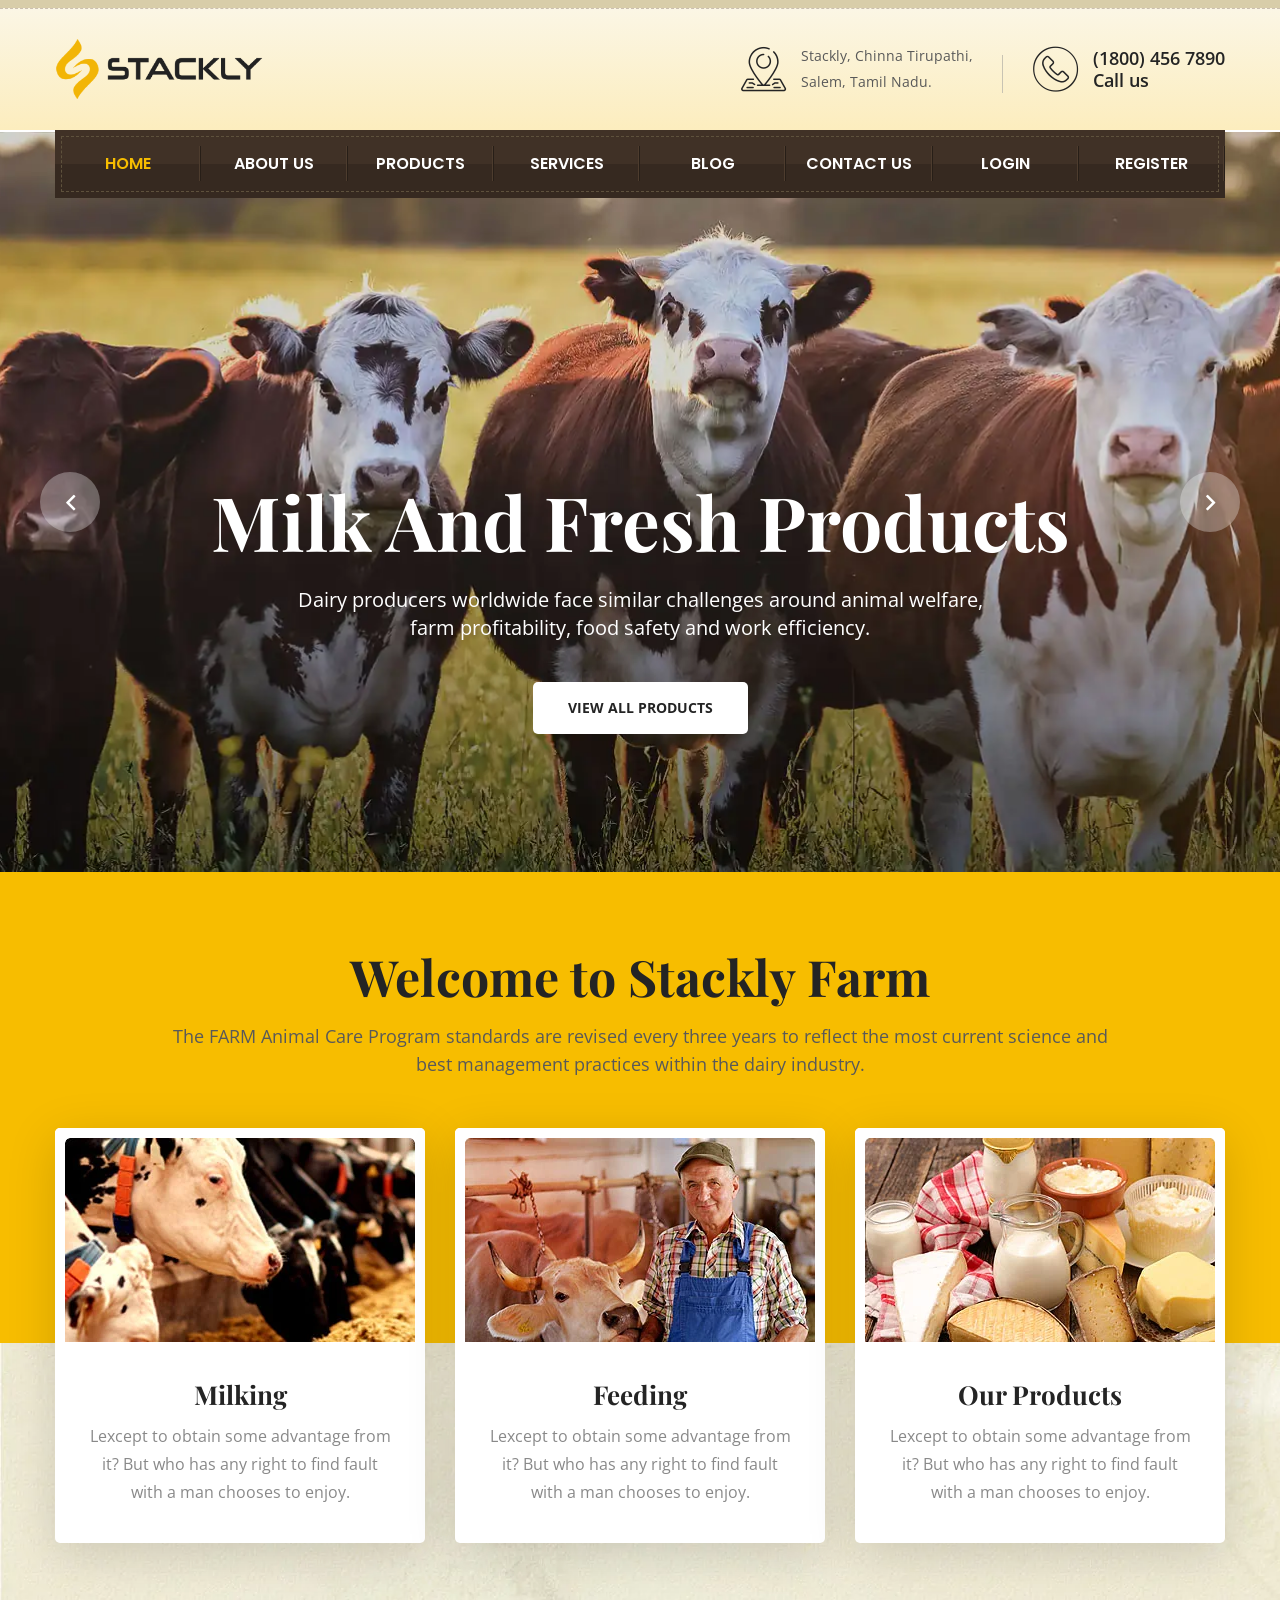
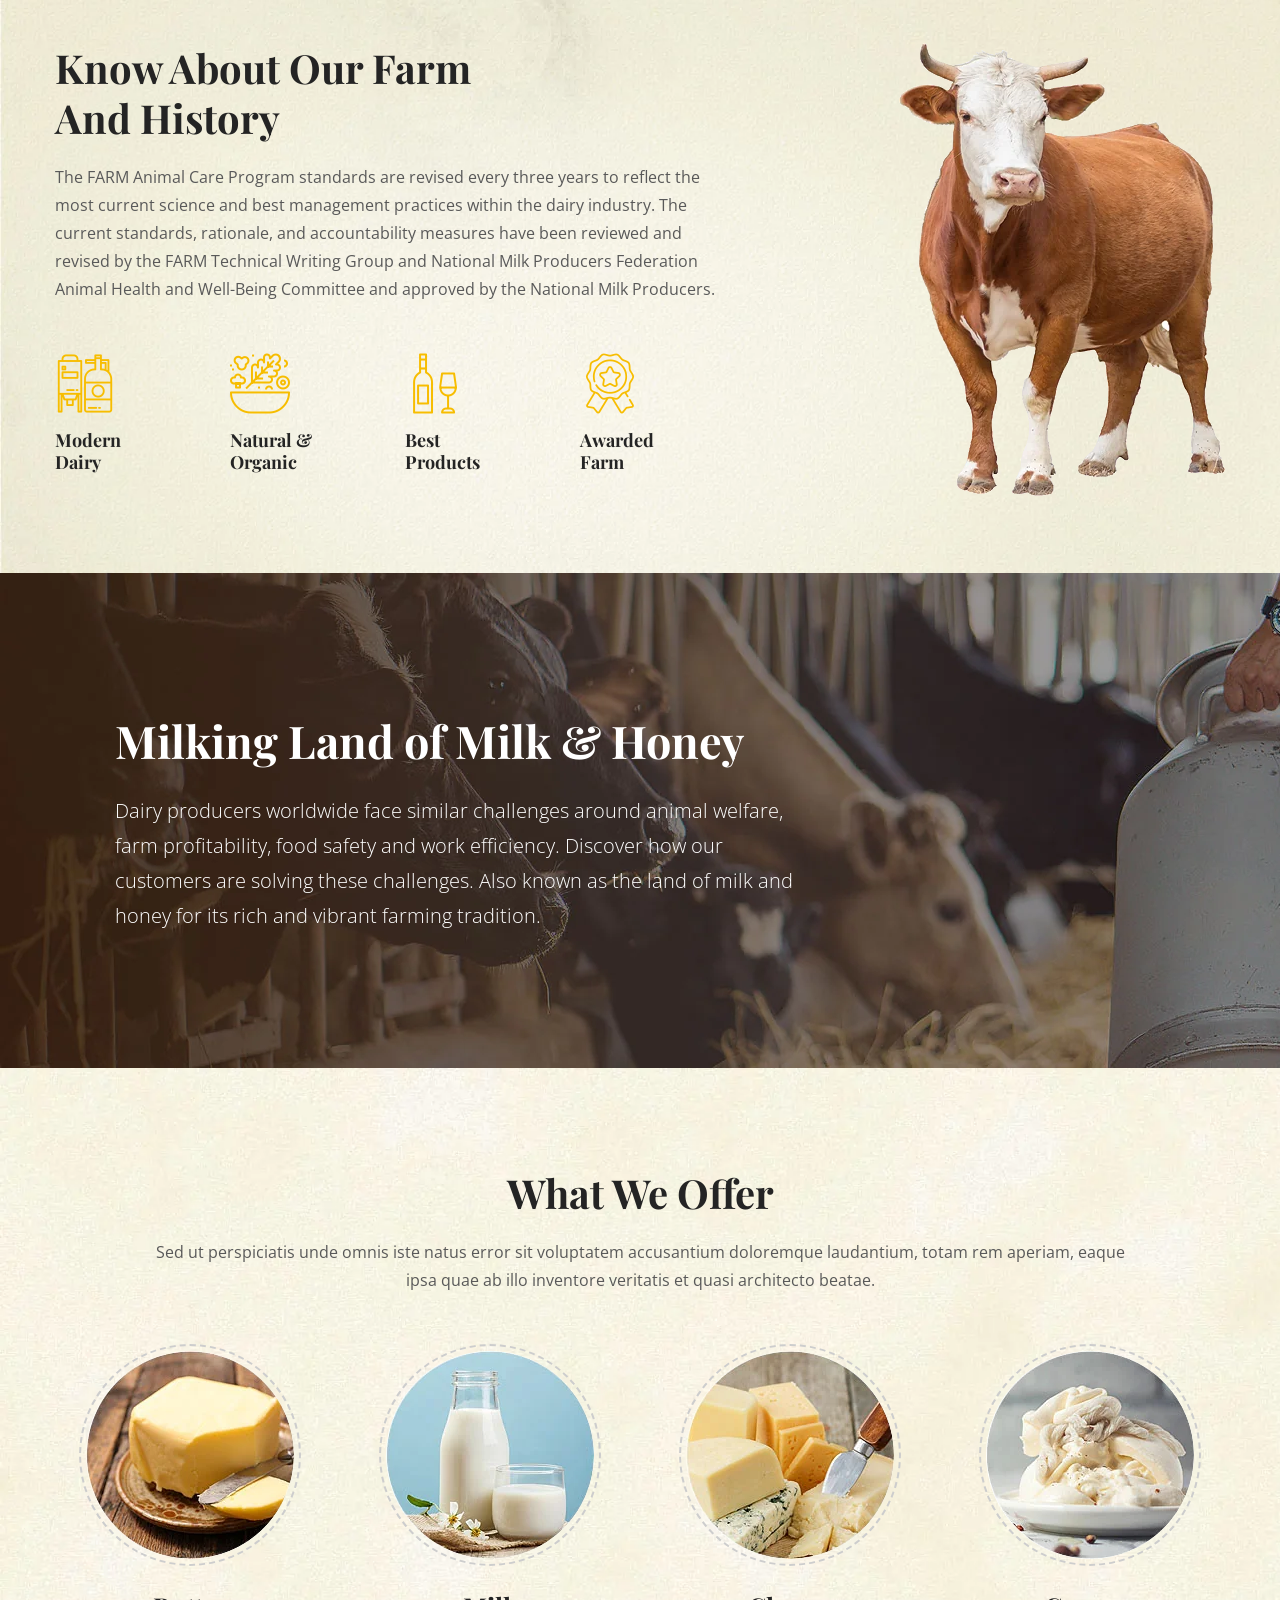
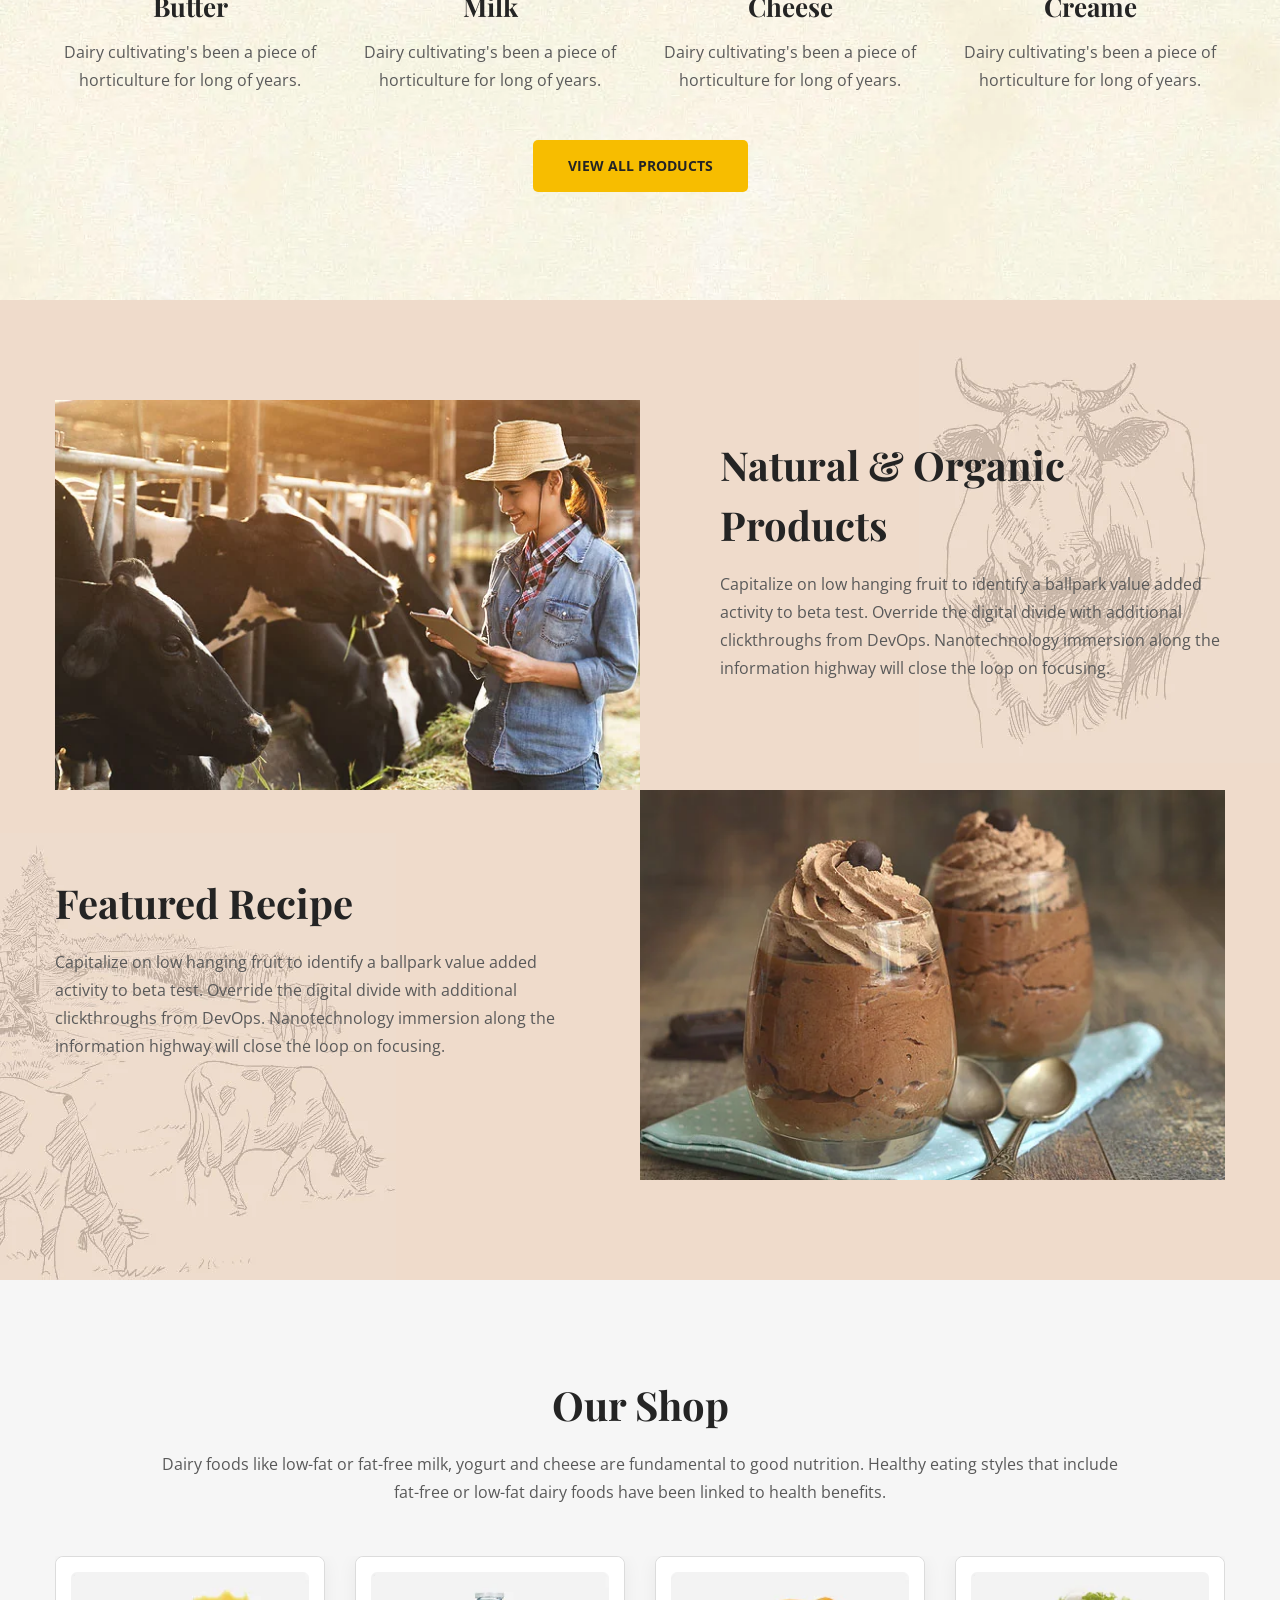
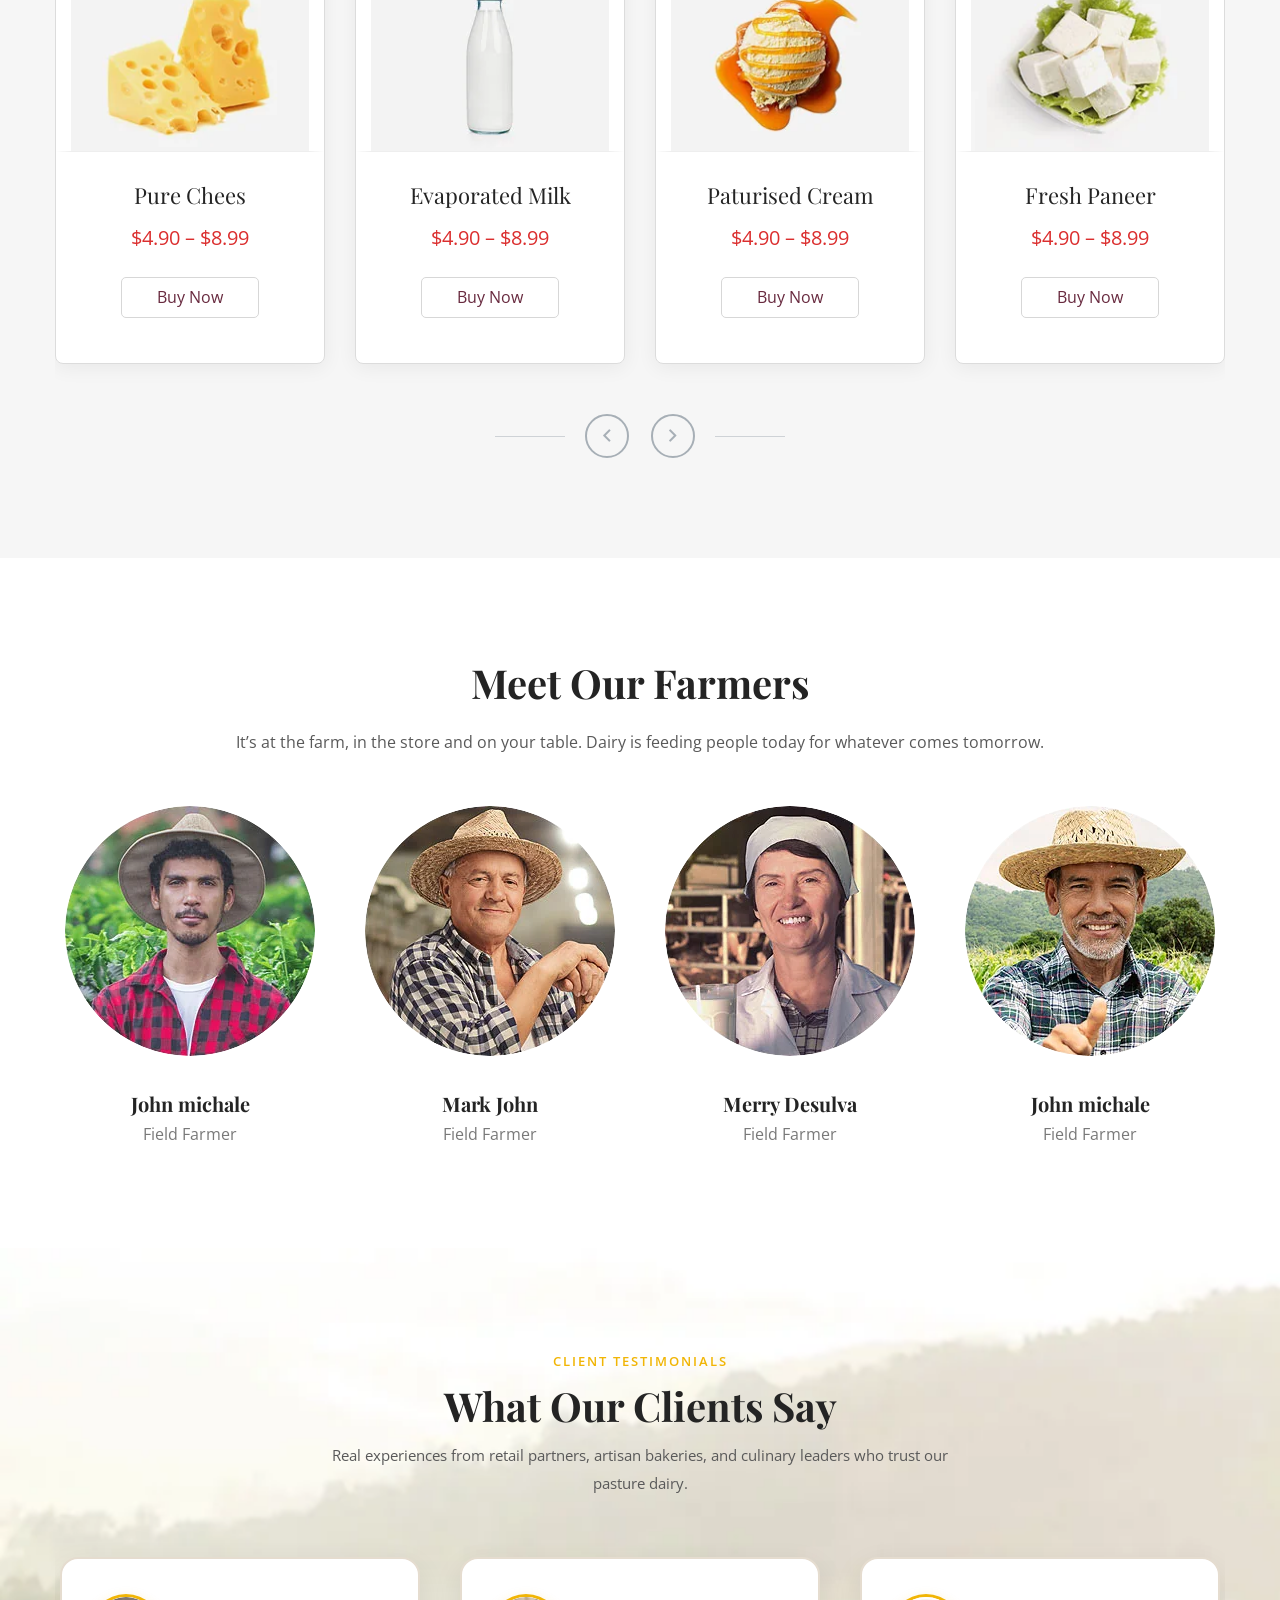
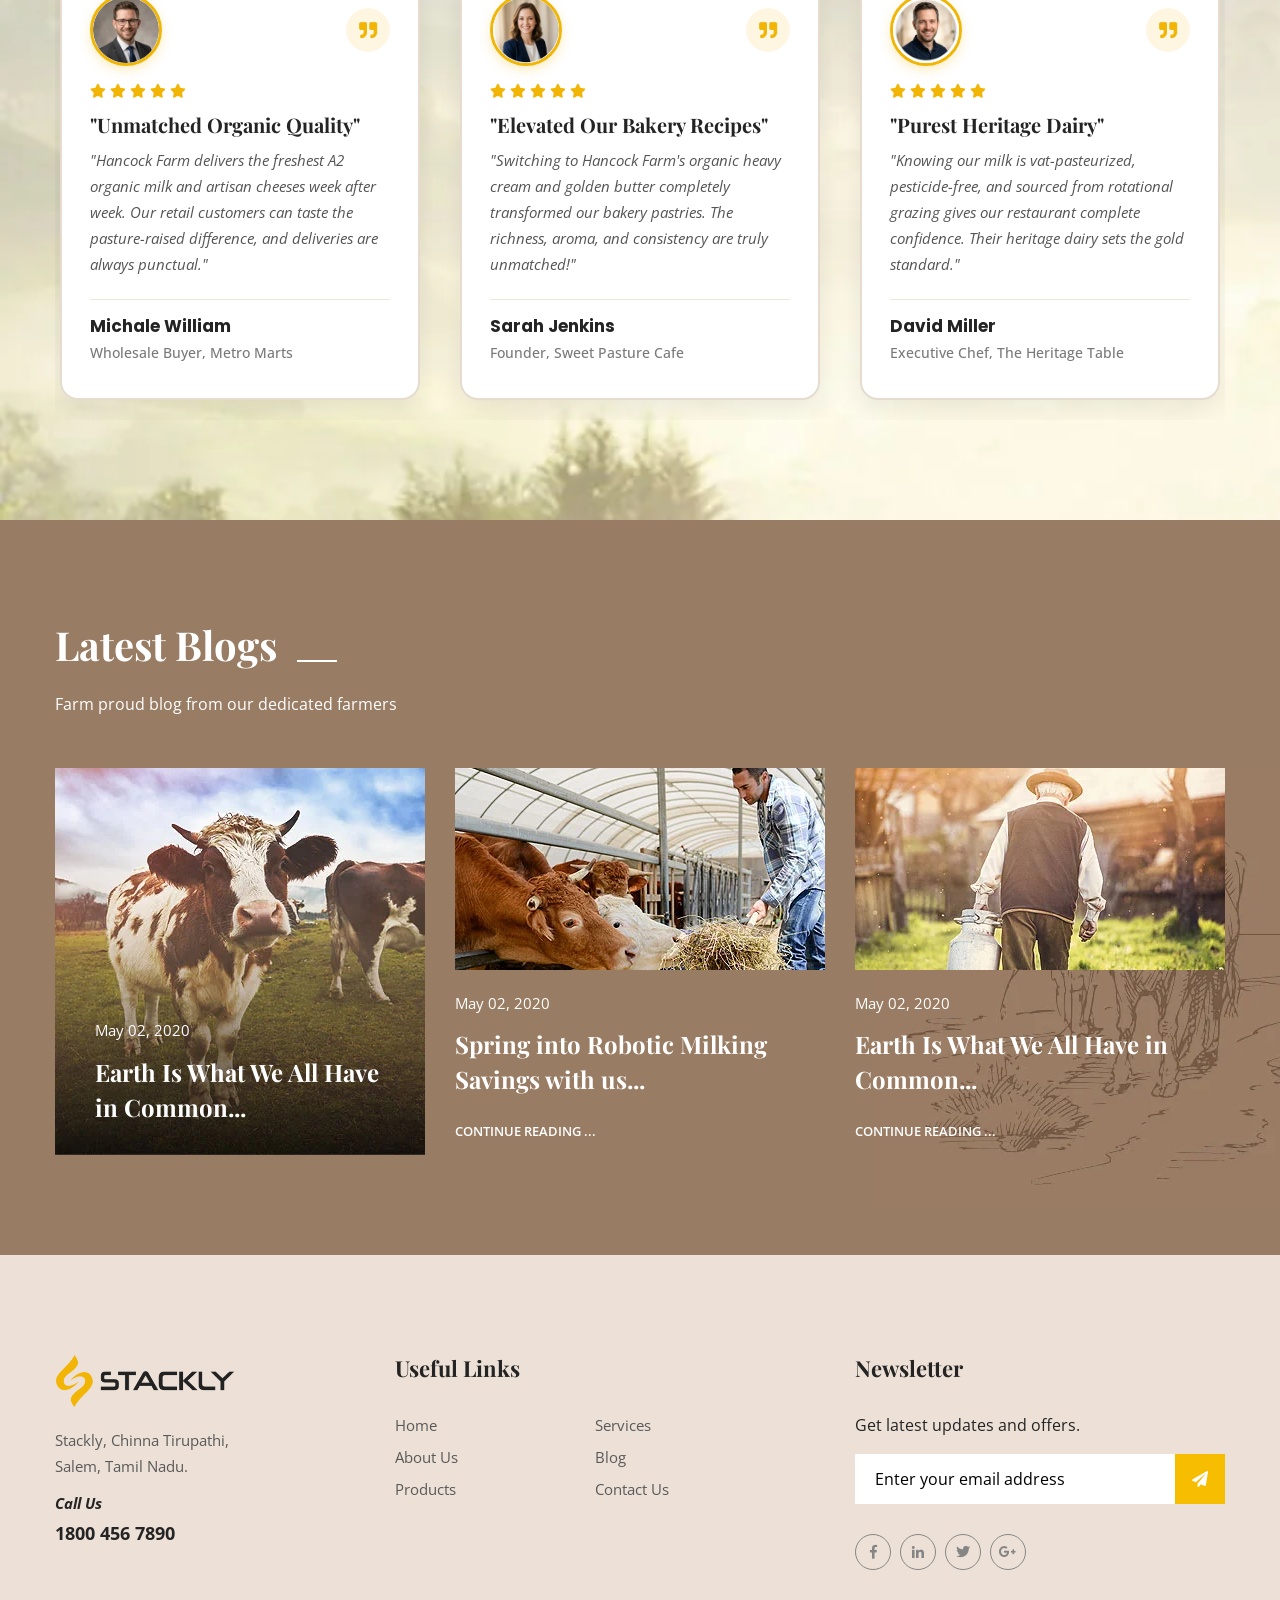
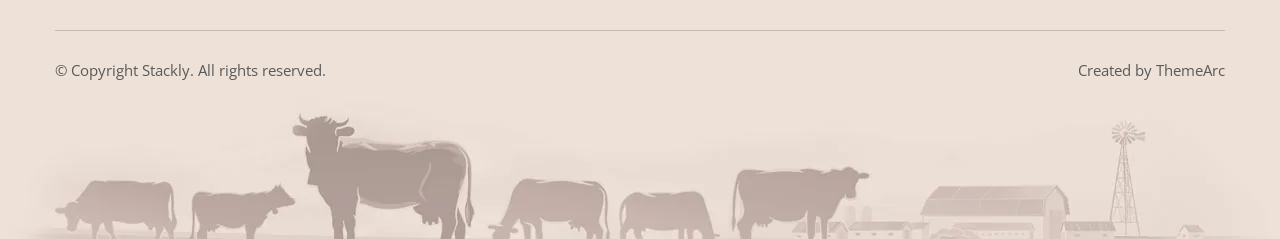
<file: index.html>
<!DOCTYPE html><html lang="en"><head>
<meta charset="utf-8">
<title>Stackly - Pure Dairy &amp; Farm Products</title>
<!-- Stylesheets -->
<link href="css/bootstrap.css" rel="stylesheet">
<link href="css/style.css" rel="stylesheet">
<!-- Responsive File -->
<link href="css/responsive.css" rel="stylesheet">
<!-- Color File -->
<link href="css/color.css" rel="stylesheet">

<link href="https://fonts.googleapis.com/css2?family=Open+Sans:wght@300;400;600;700&amp;family=Playfair+Display:ital,wght@0,400;0,500;0,600;0,700;1,700&amp;family=Poppins:wght@400;500;600;700&amp;display=swap" rel="stylesheet">

<link rel="shortcut icon" href="images/favicon.webp" type="image/x-icon">
<link rel="icon" href="images/favicon.webp" type="image/x-icon">

<!-- Responsive -->
<meta http-equiv="X-UA-Compatible" content="IE=edge">
<meta name="viewport" content="width=device-width, initial-scale=1.0, maximum-scale=1.0, user-scalable=0">
<!--[if lt IE 9]><script src="https://cdnjs.cloudflare.com/ajax/libs/html5shiv/3.7.3/html5shiv.js"></script><![endif]-->
<!--[if lt IE 9]><script src="js/respond.js"></script><![endif]-->
</head>

<body>

<div class="page-wrapper">
    <!-- Preloader -->
    <div class="loader-wrap">
        <div class="preloader"><div class="preloader-close">Preloader Close</div></div>
        <div class="layer layer-one"><span class="overlay"></span></div>
        <div class="layer layer-two"><span class="overlay"></span></div>        
        <div class="layer layer-three"><span class="overlay"></span></div>        
    </div>

    <!-- Main Header -->
    <header class="main-header header-style-one">

        <!-- Header Upper -->
        <div class="header-upper">
            <div class="auto-container">
                <div class="inner-container">
                    <!--Logo-->
                    <div class="logo-box">
                        <div class="logo"><a href="index.html"><img src="images/logo.webp" alt="Stackly Logo"></a></div>
                    </div>
                    <!-- Mobile Current Page Indicator -->
                    <div class="mobile-page-indicator">
                        <span class="mobile-page-badge"><span class="badge-dot"></span> Home</span>
                    </div>
                    <div class="contact-info">
                        <div class="single-info">
                            <div class="icon"><span class="flaticon-null-1"></span></div>
                            <div class="text">Stackly, Chinna Tirupathi, <br>Salem, Tamil Nadu.</div>
                        </div>
                        <div class="single-info">
                            <div class="icon"><span class="flaticon-null-2"></span></div>
                            <h5>(1800) 456 7890 <br>Call us</h5>
                        </div>
                    </div>
                    <!-- Mobile Navigation Toggler (Same Line as Logo) -->
                    <div class="mobile-nav-toggler"><img src="images/icon-bar.webp" alt="Toggle Menu"></div>
                </div>
            </div>
        </div>
        <!--End Header Upper-->

        <!-- Main Menu -->
        <div class="main-menu">
            <div class="auto-container">
                <div class="inner-container">
                    <span class="border-shape"></span>
                    <!--Nav Box-->
                    <div class="nav-outer">
                        <!--Mobile Navigation Toggler-->
                        <div class="mobile-nav-toggler"><img src="images/icon-bar.webp" alt=""></div>

                        <!-- Main Menu -->
                        <nav class="main-menu navbar-expand-md navbar-light">
                            <div class="collapse navbar-collapse show clearfix" id="navbarSupportedContent">
                                <ul class="navigation">
                                    <li class="current"><a href="index.html">Home</a></li>
                                    <li><a href="about.html">About Us</a></li>
                                    <li><a href="products.html">Products</a></li>
                                    <li><a href="services.html">Services</a></li>
                                    <li><a href="blog.html">Blog</a></li>
                                    <li><a href="contact.html">Contact Us</a></li>
                                    <li class="nav-auth-item nav-login-item"><a href="login.html">Login</a></li>
                                    <li class="nav-auth-item nav-register-item"><a href="register.html">Register</a></li>
                                    <li class="nav-auth-item nav-dashboard-item" style="display: none;"><a href="dashboard.html">Dashboard</a></li>
                                </ul>
                            </div>
                        </nav>
                    </div>
                </div>
            </div>
        </div>

        <!-- Sticky Header  -->
        <div class="sticky-header main-menu">
            <div class="auto-container">
                <div class="inner-container">
                    <div class="nav-outer">
                        <span class="border-shape"></span>
                        <!-- Main Menu -->
                        <nav class="main-menu">
                            <!--Keep This Empty / Menu will come through Javascript-->
                        </nav><!-- Main Menu End-->
                    </div>                        
                </div>
            </div>
        </div><!-- End Sticky Menu -->

        <!-- Mobile Menu  -->
        <div class="mobile-menu">
            <div class="menu-backdrop"></div>
            <div class="close-btn"><span class="icon flaticon-remove"></span></div>
            
            <nav class="menu-box">
                <div class="nav-logo"><a href="index.html"><img src="images/logo-three.webp" alt="Stackly Logo" title="Stackly"></a></div>
                <div class="menu-outer"><!--Here Menu Will Come Automatically Via Javascript / Same Menu as in Header--></div>

            </nav>
        </div><!-- End Mobile Menu -->

        <div class="nav-overlay">
            <div class="cursor"></div>
            <div class="cursor-follower"></div>
        </div>
    </header>
    <!-- End Main Header -->
    
    <!--Search Popup-->
    <div id="search-popup" class="search-popup">
        <div class="close-search theme-btn"><span class="flaticon-remove"></span></div>
        <div class="popup-inner">
            <div class="overlay-layer"></div>
            <div class="search-form">
                <form method="post" action="index.html">
                    <div class="form-group">
                        <fieldset>
                            <input type="search" class="form-control" name="search-input" value="" placeholder="Search Here" required="">
                            <input type="submit" value="Search Now!" class="theme-btn">
                        </fieldset>
                    </div>
                </form>
                <br>
                <h3>Recent Search Keywords</h3>
                <ul class="recent-searches">
                    <li><a href="#">Finance</a></li>
                    <li><a href="#">Idea</a></li>
                    <li><a href="#">Service</a></li>
                    <li><a href="#">Growth</a></li>
                    <li><a href="#">Plan</a></li>
                </ul>
            </div>
            
        </div>
    </div>

    <!-- Bnner Section -->
    <section class="banner-section">
        <div class="swiper-container banner-slider">
            <div class="swiper-wrapper">
                <!-- Slide Item -->
                <div class="swiper-slide" style="background-image: url(images/image-1.webp);">
                    <div class="content-outer">
                        <div class="content-box">
                            <div class="inner">
                                <h1>Milk and Fresh Products</h1>
                                <div class="text">Dairy producers worldwide face similar challenges around animal welfare, <br>farm profitability, food safety and work efficiency.  </div>
                                <div class="link-box">
                                    <a href="#" class="theme-btn btn-style-one"><span>View all products</span></a>
                                </div>
                            </div>
                        </div>
                    </div>
                </div>

                <!-- Slide Item -->
                <div class="swiper-slide" style="background-image: url(images/image-2.webp);">
                    <div class="content-outer">
                        <div class="content-box">
                            <div class="inner">
                                <h1>Healthy Natural Products</h1>
                                <div class="text">Dairy producers worldwide face similar challenges around animal welfare, <br>farm profitability, food safety and work efficiency. </div>
                                <div class="link-box">
                                    <a href="#" class="theme-btn btn-style-one"><span>View all products</span></a>
                                </div>
                            </div>
                        </div>
                    </div>
                </div>

                <!-- Slide Item -->
                <div class="swiper-slide" style="background-image: url(images/image-3.webp);">
                    <div class="content-outer">
                        <div class="content-box">
                            <div class="inner">
                                <h1>100% Natural &amp; Healthy Milk</h1>
                                <div class="text">Dairy producers worldwide face similar challenges around animal welfare, <br>farm profitability, food safety and work efficiency. </div>
                                <div class="link-box">
                                    <a href="#" class="theme-btn btn-style-one"><span>View all products</span></a>
                                </div>
                            </div>
                        </div>
                    </div>
                </div>
            </div>
        </div>
        <div class="banner-slider-nav">
            <div class="banner-slider-control banner-slider-button-prev"><span><i class="far fa-angle-left"></i></span></div>
            <div class="banner-slider-control banner-slider-button-next"><span><i class="far fa-angle-right"></i></span> </div>
        </div>
    </section>
    <!-- End Bnner Section -->

    <!-- Welcome Section -->
    <section class="welcome-section pb-0">
        <div class="auto-container">
            <div class="sec-title text-center">
                <h2>Welcome to Stackly Farm</h2>
                <div class="text">The FARM Animal Care Program standards are revised every three years to reflect the most current science and <br> best management practices within the dairy industry. </div>
            </div>
            <div class="row">
                <div class="col-lg-4 welcome-block-one">
                    <div class="inner-box">
                        <div class="image"><img src="images/image-1_1.webp" alt=""></div>
                        <div class="content">
                            <h4>Milking</h4>
                            <div class="text">Lexcept to obtain some advantage from <br> it? But who has any right to find fault <br> with a man chooses to enjoy.</div>
                        </div>
                    </div>
                </div>
                <div class="col-lg-4 welcome-block-one">
                    <div class="inner-box">
                        <div class="image"><img src="images/image-2_1.webp" alt=""></div>
                        <div class="content">
                            <h4>Feeding</h4>
                            <div class="text">Lexcept to obtain some advantage from <br> it? But who has any right to find fault <br> with a man chooses to enjoy.</div>
                        </div>
                    </div>
                </div>
                <div class="col-lg-4 welcome-block-one">
                    <div class="inner-box">
                        <div class="image"><img src="images/image-3_1.webp" alt=""></div>
                        <div class="content">
                            <h4>Our Products</h4>
                            <div class="text">Lexcept to obtain some advantage from <br> it? But who has any right to find fault <br> with a man chooses to enjoy.</div>
                        </div>
                    </div>
                </div>
            </div>
        </div>
    </section>

    <!-- About Section -->
    <section class="about-section" style="background-image: url(images/bg-1.webp);">
        <div class="auto-container">
            <div class="row">
                <div class="col-lg-7">
                    <div class="sec-title">
                        <h2>Know About Our Farm <br> And History</h2>
                        <div class="text">The FARM Animal Care Program standards are revised every three years to reflect the most current science and best management practices within the dairy industry. The current standards, rationale, and accountability measures have been reviewed and revised by the FARM Technical Writing Group and National Milk Producers Federation Animal Health and Well-Being Committee and approved by the National Milk Producers.</div>
                    </div>
                    <div class="row">
                        <div class="col-md-3">
                            <div class="icon-box">
                                <div class="icon"><span class="flaticon-distillatory"></span></div>
                                <h5>Modern <br> Dairy</h5>
                            </div>
                        </div>
                        <div class="col-md-3">
                            <div class="icon-box">
                                <div class="icon"><span class="flaticon-null-4"></span></div>
                                <h5>Natural &amp; <br> Organic</h5>
                            </div>
                        </div><div class="col-md-3">
                            <div class="icon-box">
                                <div class="icon"><span class="flaticon-wine"></span></div>
                                <h5>Best <br> Products</h5>
                            </div>
                        </div><div class="col-md-3">
                            <div class="icon-box">
                                <div class="icon"><span class="flaticon-null-3"></span></div>
                                <h5>Awarded <br> Farm</h5>
                            </div>
                        </div>
                    </div>
                </div>
                <div class="col-lg-5">
                    <div class="image text-lg-right wow fadeInRight" data-wow-delay="500ms"><img src="images/cow.webp" alt=""></div>
                </div>
            </div>
        </div>
    </section>

    <!-- CTA Section -->
    <section class="cta-section" style="background-image: url(images/bg-2.webp);">
        <div class="auto-container">
            <div class="outer-box">
                <h2>Milking Land of Milk &amp; Honey</h2>
                <div class="text">Dairy producers worldwide face similar challenges around animal welfare, farm profitability, food safety and work efficiency. Discover how our customers are solving these challenges. Also known as the land of milk and honey for its rich and vibrant farming tradition.</div>
            </div>
        </div>
    </section>

    <!-- Services Section -->
    <section class="services-section" style="background-image: url(images/bg-3.webp);">
        <div class="auto-container">
            <div class="sec-title text-center">
                <h2>What We Offer</h2>
                <div class="text">Sed ut perspiciatis unde omnis iste natus error sit voluptatem accusantium doloremque laudantium, totam rem aperiam, eaque <br> ipsa quae ab illo inventore veritatis et quasi architecto beatae.</div>
            </div>
            <div class="row">
                <div class="col-lg-3 col-md-6 service-block-one">
                    <div class="inner-box wow fadeInUp" data-wow-duration="1500ms">
                        <div class="image"><img src="images/image-4.webp" alt=""></div>
                        <h4>Butter</h4>
                        <div class="text">Dairy cultivating's been a piece of <br> horticulture for long of years.</div>
                    </div>
                </div>
                <div class="col-lg-3 col-md-6 service-block-one">
                    <div class="inner-box wow fadeInDown" data-wow-duration="1500ms">
                        <div class="image"><img src="images/image-5.webp" alt=""></div>
                        <h4>Milk</h4>
                        <div class="text">Dairy cultivating's been a piece of <br> horticulture for long of years.</div>
                    </div>
                </div>
                <div class="col-lg-3 col-md-6 service-block-one">
                    <div class="inner-box wow fadeInUp" data-wow-duration="1500ms">
                        <div class="image"><img src="images/image-6.webp" alt=""></div>
                        <h4>Cheese</h4>
                        <div class="text">Dairy cultivating's been a piece of <br> horticulture for long of years.</div>
                    </div>
                </div>
                <div class="col-lg-3 col-md-6 service-block-one">
                    <div class="inner-box wow fadeInDown" data-wow-duration="1500ms">
                        <div class="image"><img src="images/image-7.webp" alt=""></div>
                        <h4>Creame</h4>
                        <div class="text">Dairy cultivating's been a piece of <br> horticulture for long of years.</div>
                    </div>
                </div>
            </div>
            <div class="view-all text-center mt-3"><a href="#" class="theme-btn btn-style-one style-two"><span>View all products</span></a></div>
        </div>
    </section>

    <!-- Features Section -->
    <section class="features-section">
        <div class="image-one"><img src="images/sketch-1.webp" alt=""></div>
        <div class="image-two"><img src="images/sketch-2.webp" alt=""></div>
        <div class="auto-container">
            <div class="feature-block-one">
                <div class="inner-box">
                    <div class="row no-gutters">
                        <div class="col-lg-6">
                            <div class="image wow fadeInRight" data-wow-duration="1500ms"><img src="images/image-8.webp" alt=""></div>
                        </div>
                        <div class="col-lg-6">
                            <div class="content pl-lg-80">
                                <h3>Natural &amp; Organic <br> Products</h3>
                                <div class="text">Capitalize on low hanging fruit to identify a ballpark value added activity to beta test. Override the digital divide with additional clickthroughs from DevOps. Nanotechnology immersion along the information highway will close the loop on focusing.</div>
                            </div>
                        </div>
                    </div>
                </div>
            </div>
            <div class="feature-block-one">
                <div class="inner-box">
                    <div class="row no-gutters">
                        <div class="col-lg-6 order-lg-2">
                            <div class="image wow fadeInLeft" data-wow-duration="1500ms"><img src="images/image-9.webp" alt=""></div>
                        </div>
                        <div class="col-lg-6">
                            <div class="content pr-lg-80 pt-lg-5">
                                <h3>Featured Recipe</h3>
                                <div class="text">Capitalize on low hanging fruit to identify a ballpark value added activity to beta test. Override the digital divide with additional clickthroughs from DevOps. Nanotechnology immersion along the information highway will close the loop on focusing.</div>
                            </div>                                
                        </div>
                    </div>
                </div>
            </div>
        </div>
    </section>

    <!-- Our Products -->
    <section class="products-section">
        <div class="auto-container">
            <div class="sec-title text-center">
                <h2>Our Shop</h2>
                <div class="text">Dairy foods like low-fat or fat-free milk, yogurt and cheese are fundamental to good nutrition. Healthy eating styles that include <br> fat-free or low-fat dairy foods have been linked to health benefits.</div>
            </div>
            <div class="theme_carousel owl-theme owl-carousel" data-options='{"loop": true, "margin": 30, "autoHeight": false, "lazyLoad": true, "nav": true, "dots": true, "autoplay": true, "autoplayTimeout": 6000, "smartSpeed": 500, "responsive":{ "0" :{ "items": 1 }, "576" :{ "items" : 2 }, "768" :{ "items" : 3 }, "992" :{ "items" : 4 }, "1200" :{ "items" : 4 }}}'>
                <div class="shop-item">
                    <div class="inner-box">
                        <div class="image">
                            <a href="product-details.html"><img src="images/1.webp" alt=""></a>
                        </div>
                        <div class="lower-content">
                            <h4><a href="product-details.html">Pure Chees</a></h4>
                            <div class="price">$4.90 – $8.99</div>
                            <a href="product-details.html" class="theme-btn">Buy Now</a>
                        </div>
                    </div>
                </div>
                <div class="shop-item">
                    <div class="inner-box">
                        <div class="image">
                            <a href="product-details.html"><img src="images/2.webp" alt=""></a>
                        </div>
                        <div class="lower-content">
                            <h4><a href="product-details.html">Evaporated Milk</a></h4>
                            <div class="price">$4.90 – $8.99</div>
                            <a href="product-details.html" class="theme-btn">Buy Now</a>
                        </div>
                    </div>
                </div>
                <div class="shop-item">
                    <div class="inner-box">
                        <div class="image">
                            <a href="product-details.html"><img src="images/3.webp" alt=""></a>
                        </div>
                        <div class="lower-content">
                            <h4><a href="product-details.html">Paturised Cream</a></h4>
                            <div class="price">$4.90 – $8.99</div>
                            <a href="product-details.html" class="theme-btn">Buy Now</a>
                        </div>
                    </div>
                </div>
                <div class="shop-item">
                    <div class="inner-box">
                        <div class="image">
                            <a href="product-details.html"><img src="images/4.webp" alt=""></a>
                        </div>
                        <div class="lower-content">
                            <h4><a href="product-details.html">Fresh Paneer</a></h4>
                            <div class="price">$4.90 – $8.99</div>
                            <a href="product-details.html" class="theme-btn">Buy Now</a>
                        </div>
                    </div>
                </div>
                <div class="shop-item">
                    <div class="inner-box">
                        <div class="image">
                            <a href="product-details.html"><img src="images/1.webp" alt=""></a>
                        </div>
                        <div class="lower-content">
                            <h4><a href="product-details.html">Pure Chees</a></h4>
                            <div class="price">$4.90 – $8.99</div>
                            <a href="product-details.html" class="theme-btn">Buy Now</a>
                        </div>
                    </div>
                </div>
                <div class="shop-item">
                    <div class="inner-box">
                        <div class="image">
                            <a href="product-details.html"><img src="images/2.webp" alt=""></a>
                        </div>
                        <div class="lower-content">
                            <h4><a href="product-details.html">Evaporated Milk</a></h4>
                            <div class="price">$4.90 – $8.99</div>
                            <a href="product-details.html" class="theme-btn">Buy Now</a>
                        </div>
                    </div>
                </div>
                <div class="shop-item">
                    <div class="inner-box">
                        <div class="image">
                            <a href="product-details.html"><img src="images/3.webp" alt=""></a>
                        </div>
                        <div class="lower-content">
                            <h4><a href="product-details.html">Paturised Cream</a></h4>
                            <div class="price">$4.90 – $8.99</div>
                            <a href="product-details.html" class="theme-btn">Buy Now</a>
                        </div>
                    </div>
                </div>
                <div class="shop-item">
                    <div class="inner-box">
                        <div class="image">
                            <a href="product-details.html"><img src="images/4.webp" alt=""></a>
                        </div>
                        <div class="lower-content">
                            <h4><a href="product-details.html">Fresh Paneer</a></h4>
                            <div class="price">$4.90 – $8.99</div>
                            <a href="product-details.html" class="theme-btn">Buy Now</a>
                        </div>
                    </div>
                </div>
            </div>
        </div>
    </section>

    <!-- Our Team -->
    <section class="team-section">
        <div class="auto-container">
            <div class="sec-title text-center">
                <h2>Meet Our Farmers</h2>
                <div class="text">It’s at the farm, in the store and on your table. Dairy is feeding people today for whatever comes tomorrow. </div>
            </div>
            <div class="row">
                <div class="col-lg-3 col-md-6 team-block-one">
                    <div class="inner-box wow fadeInUp" data-wow-duration="1500ms">
                        <div class="image">
                            <img src="images/team-1.webp" alt="">
                            <div class="overlay-box">
                                <ul class="social-links">
                                    <li><a href="#"><span class="fab fa-facebook-f"></span></a></li>
                                    <li><a href="#"><span class="fab fa-twitter"></span></a></li>
                                    <li><a href="#"><span class="fab fa-google-plus-g"></span></a></li>
                                </ul>
                            </div>                                
                        </div>
                        <div class="content">
                            <h4>John michale</h4>
                            <div class="designation">Field Farmer</div>
                        </div>
                    </div>
                </div>
                <div class="col-lg-3 col-md-6 team-block-one">
                    <div class="inner-box wow fadeInDown" data-wow-duration="1500ms">
                        <div class="image">
                            <img src="images/team-2.webp" alt="">
                            <div class="overlay-box">
                                <ul class="social-links">
                                    <li><a href="#"><span class="fab fa-facebook-f"></span></a></li>
                                    <li><a href="#"><span class="fab fa-twitter"></span></a></li>
                                    <li><a href="#"><span class="fab fa-google-plus-g"></span></a></li>
                                </ul>
                            </div>
                        </div>
                        <div class="content">
                            <h4>Mark John</h4>
                            <div class="designation">Field Farmer</div>
                        </div>
                    </div>
                </div>
                <div class="col-lg-3 col-md-6 team-block-one">
                    <div class="inner-box wow fadeInUp" data-wow-duration="1500ms">
                        <div class="image">
                            <img src="images/team-3.webp" alt="">
                            <div class="overlay-box">
                                <ul class="social-links">
                                    <li><a href="#"><span class="fab fa-facebook-f"></span></a></li>
                                    <li><a href="#"><span class="fab fa-twitter"></span></a></li>
                                    <li><a href="#"><span class="fab fa-google-plus-g"></span></a></li>
                                </ul>
                            </div>
                        </div>
                        <div class="content">
                            <h4>Merry Desulva</h4>
                            <div class="designation">Field Farmer</div>
                        </div>
                    </div>
                </div>
                <div class="col-lg-3 col-md-6 team-block-one">
                    <div class="inner-box wow fadeInDown" data-wow-duration="1500ms">
                        <div class="image">
                            <img src="images/team-4.webp" alt="">
                            <div class="overlay-box">
                                <ul class="social-links">
                                    <li><a href="#"><span class="fab fa-facebook-f"></span></a></li>
                                    <li><a href="#"><span class="fab fa-twitter"></span></a></li>
                                    <li><a href="#"><span class="fab fa-google-plus-g"></span></a></li>
                                </ul>
                            </div>
                        </div>
                        <div class="content">
                            <h4>John michale</h4>
                            <div class="designation">Field Farmer</div>
                        </div>
                    </div>
                </div>
            </div>
        </div>
    </section>

    <!-- Testimonial Section -->
    <section class="testimonial-section" style="background-image: url(images/bg-4.webp);">
        <div class="auto-container">
            <div class="sec-title text-center" style="margin-bottom: 40px;">
                <div class="sub-title" style="color: #f1b505; font-weight: 600; text-transform: uppercase; letter-spacing: 2px; font-size: 13px; margin-bottom: 6px;">Client Testimonials</div>
                <h2 style="font-family: 'Playfair Display', serif; font-size: 40px; font-weight: 700; color: #242424; margin: 0;">What Our Clients Say</h2>
                <div class="text" style="color: #595959; font-size: 15px; max-width: 620px; margin: 10px auto 0;">Real experiences from retail partners, artisan bakeries, and culinary leaders who trust our pasture dairy.</div>
            </div>
            <div class="theme_carousel owl-theme owl-carousel" data-options='{"loop": true, "margin": 30, "autoHeight": false, "lazyLoad": true, "nav": true, "dots": true, "autoplay": true, "autoplayTimeout": 5000, "smartSpeed": 800, "responsive":{ "0" :{ "items": 1 }, "768" :{ "items" : 2 }, "992" :{ "items" : 3 }, "1200" :{ "items" : 3 }}}'>
                <div class="testimonial-block">
                    <div class="inner-box">
                        <div class="card-top-row">
                            <div class="image"><img src="images/author-thumb-1.webp" alt="Michale William"></div>
                            <div class="quote-badge"><i class="fas fa-quote-right"></i></div>
                        </div>
                        <div class="content">
                            <div class="rating-stars">
                                <i class="fas fa-star"></i>
                                <i class="fas fa-star"></i>
                                <i class="fas fa-star"></i>
                                <i class="fas fa-star"></i>
                                <i class="fas fa-star"></i>
                            </div>
                            <h4 class="card-title">"Unmatched Organic Quality"</h4>
                            <div class="text">"Hancock Farm delivers the freshest A2 organic milk and artisan cheeses week after week. Our retail customers can taste the pasture-raised difference, and deliveries are always punctual."</div>
                        </div>
                        <div class="author-info">
                            <h4>Michale William</h4>
                            <div class="designation">Wholesale Buyer, Metro Marts</div>
                        </div>                            
                    </div>
                </div>
                <div class="testimonial-block">
                    <div class="inner-box">
                        <div class="card-top-row">
                            <div class="image"><img src="images/author-thumb-2.webp" alt="Sarah Jenkins"></div>
                            <div class="quote-badge"><i class="fas fa-quote-right"></i></div>
                        </div>
                        <div class="content">
                            <div class="rating-stars">
                                <i class="fas fa-star"></i>
                                <i class="fas fa-star"></i>
                                <i class="fas fa-star"></i>
                                <i class="fas fa-star"></i>
                                <i class="fas fa-star"></i>
                            </div>
                            <h4 class="card-title">"Elevated Our Bakery Recipes"</h4>
                            <div class="text">"Switching to Hancock Farm's organic heavy cream and golden butter completely transformed our bakery pastries. The richness, aroma, and consistency are truly unmatched!"</div>
                        </div>
                        <div class="author-info">
                            <h4>Sarah Jenkins</h4>
                            <div class="designation">Founder, Sweet Pasture Cafe</div>
                        </div>                            
                    </div>
                </div>
                <div class="testimonial-block">
                    <div class="inner-box">
                        <div class="card-top-row">
                            <div class="image"><img src="images/author-thumb-3.webp" alt="David Miller"></div>
                            <div class="quote-badge"><i class="fas fa-quote-right"></i></div>
                        </div>
                        <div class="content">
                            <div class="rating-stars">
                                <i class="fas fa-star"></i>
                                <i class="fas fa-star"></i>
                                <i class="fas fa-star"></i>
                                <i class="fas fa-star"></i>
                                <i class="fas fa-star"></i>
                            </div>
                            <h4 class="card-title">"Purest Heritage Dairy"</h4>
                            <div class="text">"Knowing our milk is vat-pasteurized, pesticide-free, and sourced from rotational grazing gives our restaurant complete confidence. Their heritage dairy sets the gold standard."</div>
                        </div>
                        <div class="author-info">
                            <h4>David Miller</h4>
                            <div class="designation">Executive Chef, The Heritage Table</div>
                        </div>                            
                    </div>
                </div>
            </div>
        </div>
    </section>

    <!-- Blog Section -->
    <section class="blog-section">
        <div class="image-one"><img src="images/sketch-3.webp" alt=""></div>
        <div class="auto-container">
            <div class="sec-title">
                <h2>Latest Blogs</h2>
                <div class="text">Farm proud  blog from our dedicated farmers</div>
            </div>
            <div class="row">
                <div class="news-block-one col-lg-4">
                    <div class="inner-box">
                        <div class="image"><a href="blog-details.html"><img src="images/news-1.webp" alt=""></a></div>
                        <div class="content">
                            <div class="date">May 02, 2020</div>
                            <a href="blog-details.html"><h4>Earth Is What We All Have in Common...</h4></a>
                        </div>
                    </div>
                </div>
                <div class="news-block-two col-lg-4">
                    <div class="inner-box">
                        <div class="image"><a href="blog-details.html"><img src="images/news-2.webp" alt=""></a></div>
                        <div class="content">
                            <div class="date">May 02, 2020</div>
                            <a href="blog-details.html"><h4>Spring into Robotic Milking Savings with us...</h4></a>
                            <a href="blog-details.html" class="read-more">Continue Reading ...</a>
                        </div>
                    </div>
                </div>
                <div class="news-block-two col-lg-4">
                    <div class="inner-box">
                        <div class="image"><a href="blog-details.html"><img src="images/news-3.webp" alt=""></a></div>
                        <div class="content">
                            <div class="date">May 02, 2020</div>
                            <a href="blog-details.html"><h4>Earth Is What We All Have in Common...</h4></a>
                            <a href="blog-details.html" class="read-more">Continue Reading ...</a>
                        </div>
                    </div>
                </div>
            </div>
        </div>
    </section>

    <!-- Main Footer -->
    <footer class="main-footer" style="background-image: url(images/bg-6.webp);">
        <div class="auto-container">
            <!--Widgets Section-->
            <div class="widgets-section">
                <div class="row clearfix">
                    
                    <!--Column-->
                    <div class="column col-lg-4">
                        <div class="widget about-widget">
                            <div class="logo"><a href="index.html"><img src="images/logo.webp" alt="Stackly Logo"></a></div>
                            <div class="text">Stackly, Chinna Tirupathi, <br>Salem, Tamil Nadu.</div>
                            <h5>Call Us </h5>
                            <h4>1800 456 7890</h4>
                        </div>     
                    </div>
                    
                    <!--Column-->
                    <div class="column col-lg-4">
                        <div class="footer-widget links-widget">
                            <h3 class="widget-title">Useful Links</h3>
                            <div class="widget-content">
                                <div class="row">
                                    <div class="col-md-6">
                                        <ul>
                                            <li><a href="index.html">Home</a></li>
                                            <li><a href="about.html">About Us</a></li>
                                            <li><a href="products.html">Products</a></li>
                                        </ul>
                                    </div>
                                    <div class="col-md-6">
                                        <ul>
                                            <li><a href="services.html">Services</a></li>
                                            <li><a href="blog.html">Blog</a></li>
                                            <li><a href="contact.html">Contact Us</a></li>
                                        </ul>
                                    </div>
                                </div>
                            </div>
                        </div>
                    </div>
                    
                    <!--Column-->
                    <div class="column col-lg-4">
                        <div class="footer-widget newsletter-widget">
                            <h3 class="widget-title">Newsletter</h3>
                            <div class="widget-content">
                                <div class="hint">Get latest updates and offers.</div>
                                <form action="404.html" novalidate onsubmit="window.location.href='404.html'; return false;">
                                    <input type="email" placeholder="Enter your email address">
                                    <button type="button" onclick="window.location.href='404.html';"><i class="fa fa-paper-plane"></i></button>
                                </form>
                                <div class="social-links">
                                    <ul>
                                        <li><a href="404.html" title="Facebook"><i class="fab fa-facebook-f"></i></a></li>
                                        <li><a href="404.html" title="LinkedIn"><i class="fab fa-linkedin-in"></i></a></li>
                                        <li><a href="404.html" title="Twitter"><i class="fab fa-twitter"></i></a></li>
                                        <li><a href="404.html" title="Google Plus"><i class="fab fa-google-plus-g"></i></a></li>
                                    </ul>
                                </div>
                            </div>
                        </div>
                    </div>
                    
                </div>
                
            </div>
        </div>
        <!-- Footer Bottom -->
        <div class="auto-container">
            <div class="footer-bottom">
                <div class="copyright">
                    <div class="row m-0 justify-content-between">
                        <div class="text">© Copyright  <a href="#">Stackly</a>. All rights reserved.</div>
                        <div class="text">Created by <a href="#">ThemeArc</a></div>
                    </div>
                </div>
            </div>
        </div>
    </footer>
	
</div>
<!--End pagewrapper-->


<script src="js/jquery.js"></script>
<script src="js/popper.min.js"></script>
<script src="js/bootstrap.min.js"></script>
<script src="js/bootstrap-select.min.js"></script>
<script src="js/jquery.fancybox.js"></script>
<script src="js/isotope.js"></script>
<script src="js/owl.js"></script>
<script src="js/appear.js"></script>
<script src="js/wow.js"></script>
<script src="js/lazyload.js"></script>
<script src="js/scrollbar.js"></script>
<script src="js/TweenMax.min.js"></script>
<script src="js/swiper.min.js"></script>

<script src="js/script.js"></script>

















</body></html>
</file>
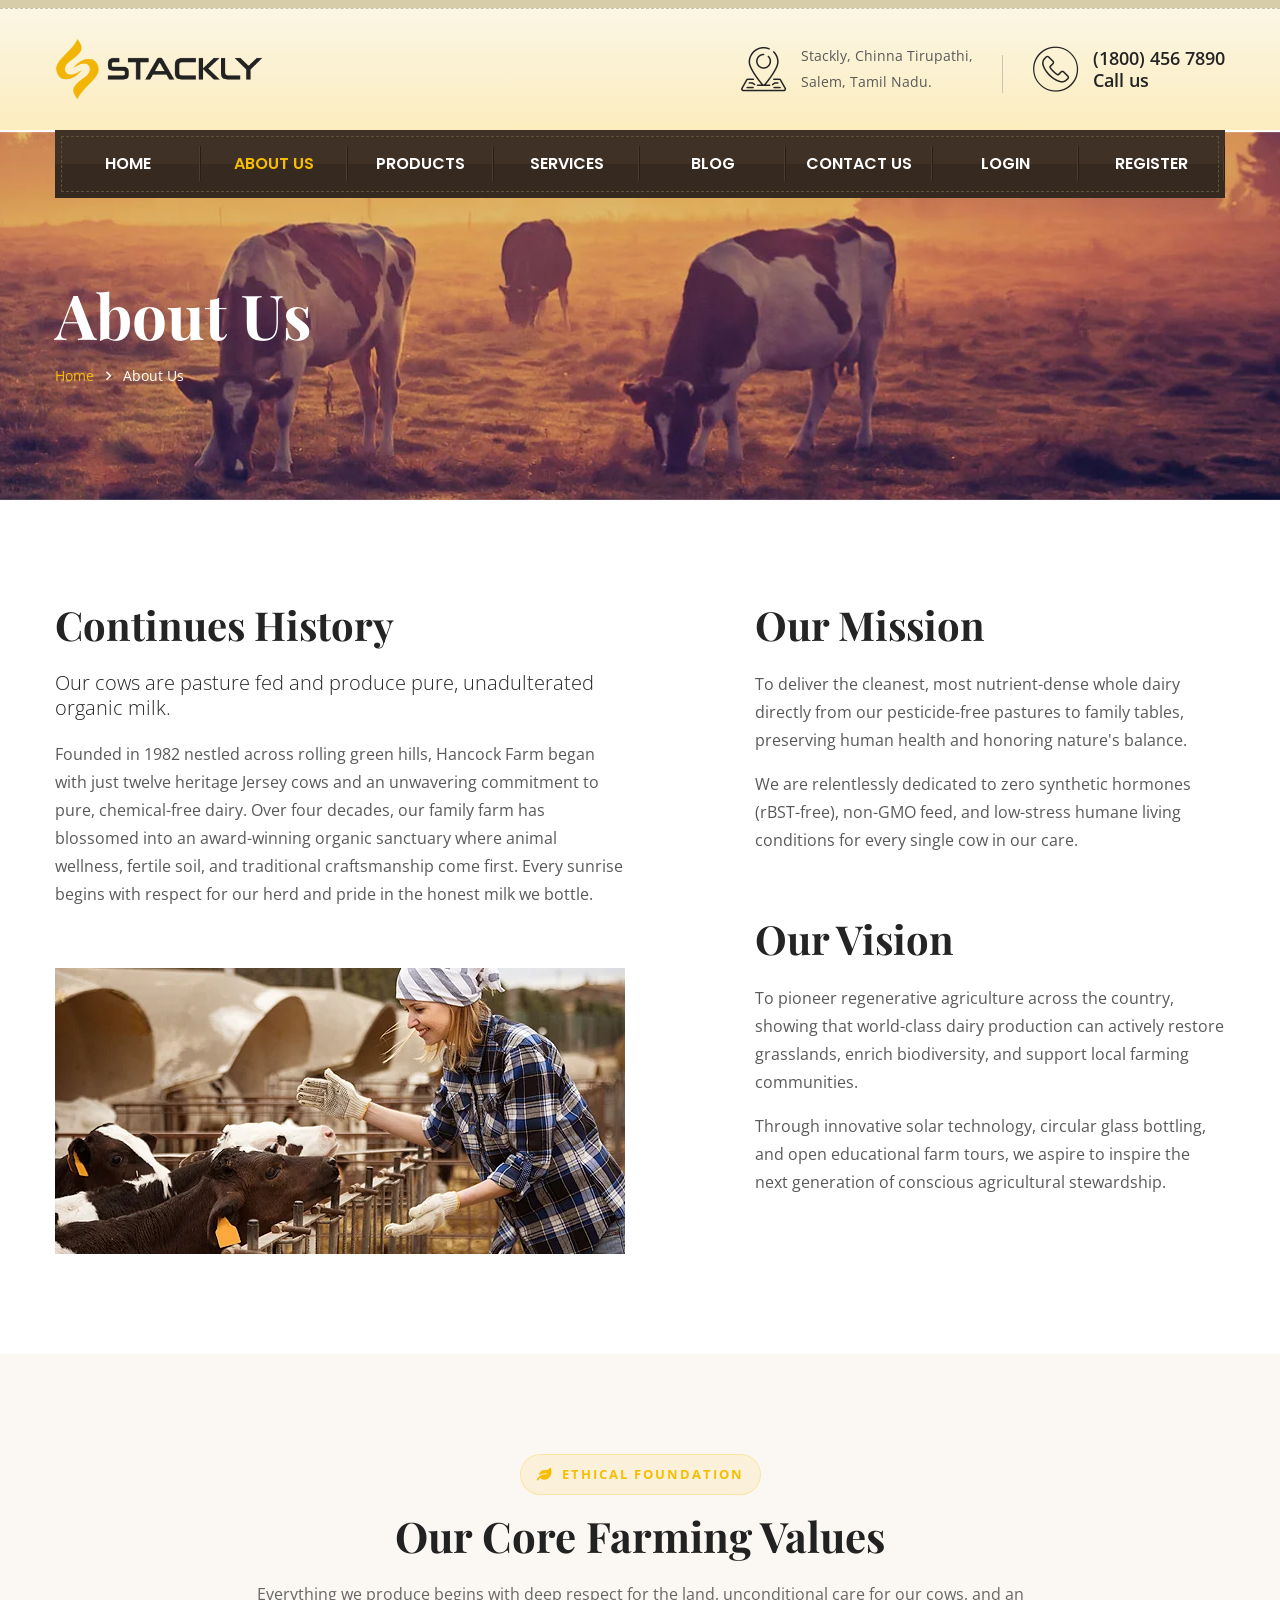
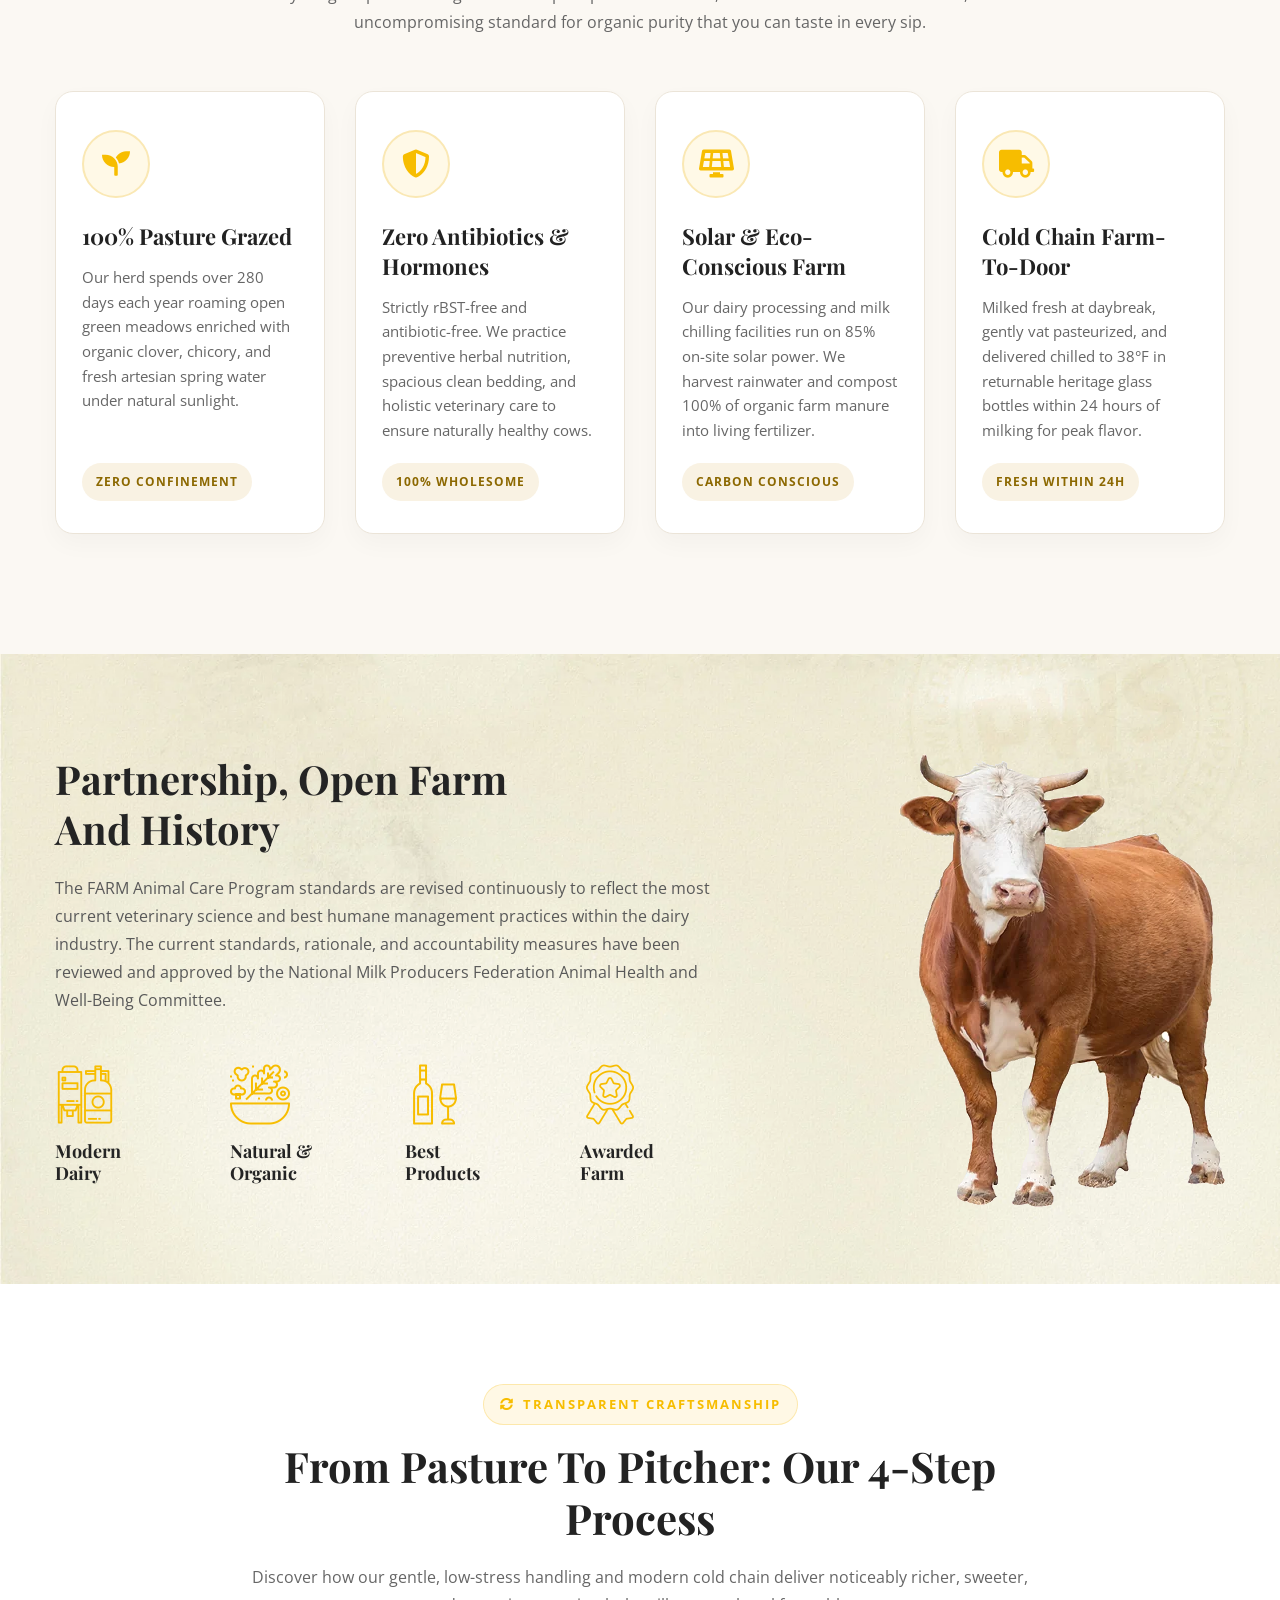
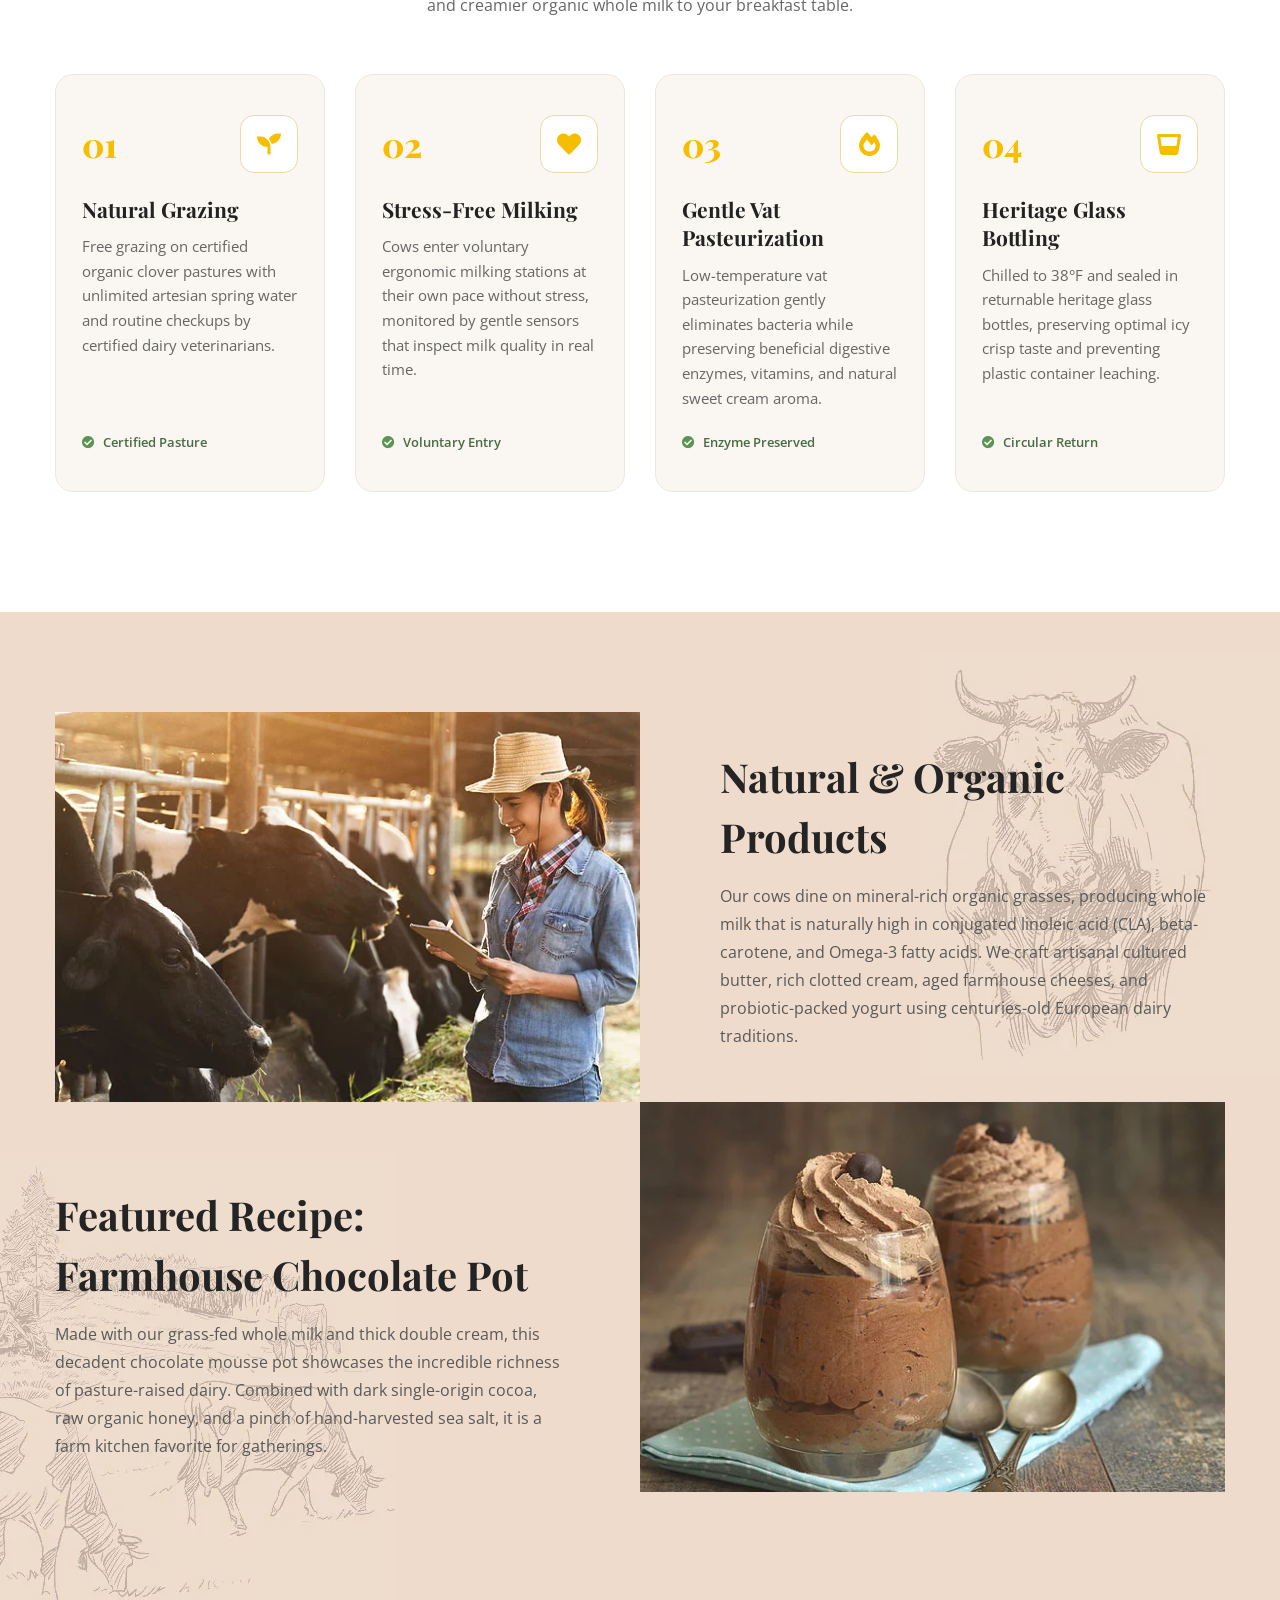
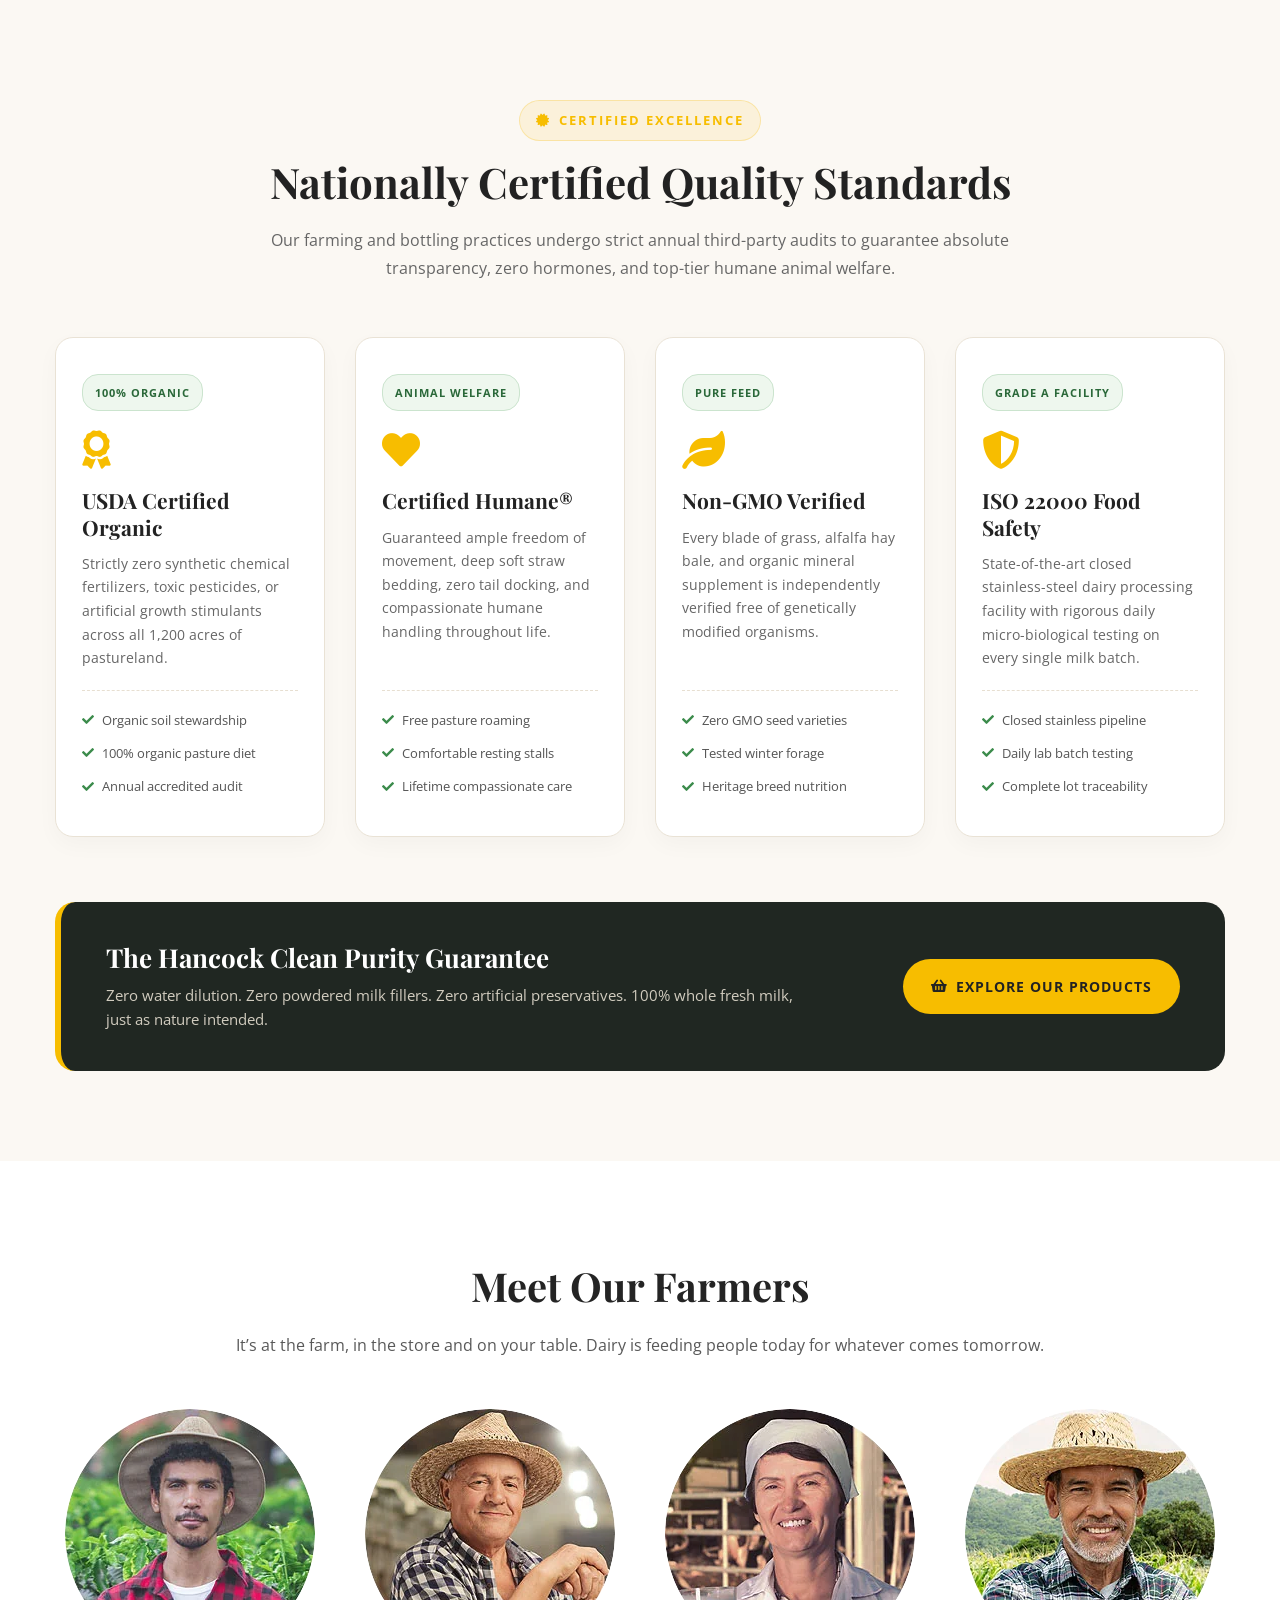
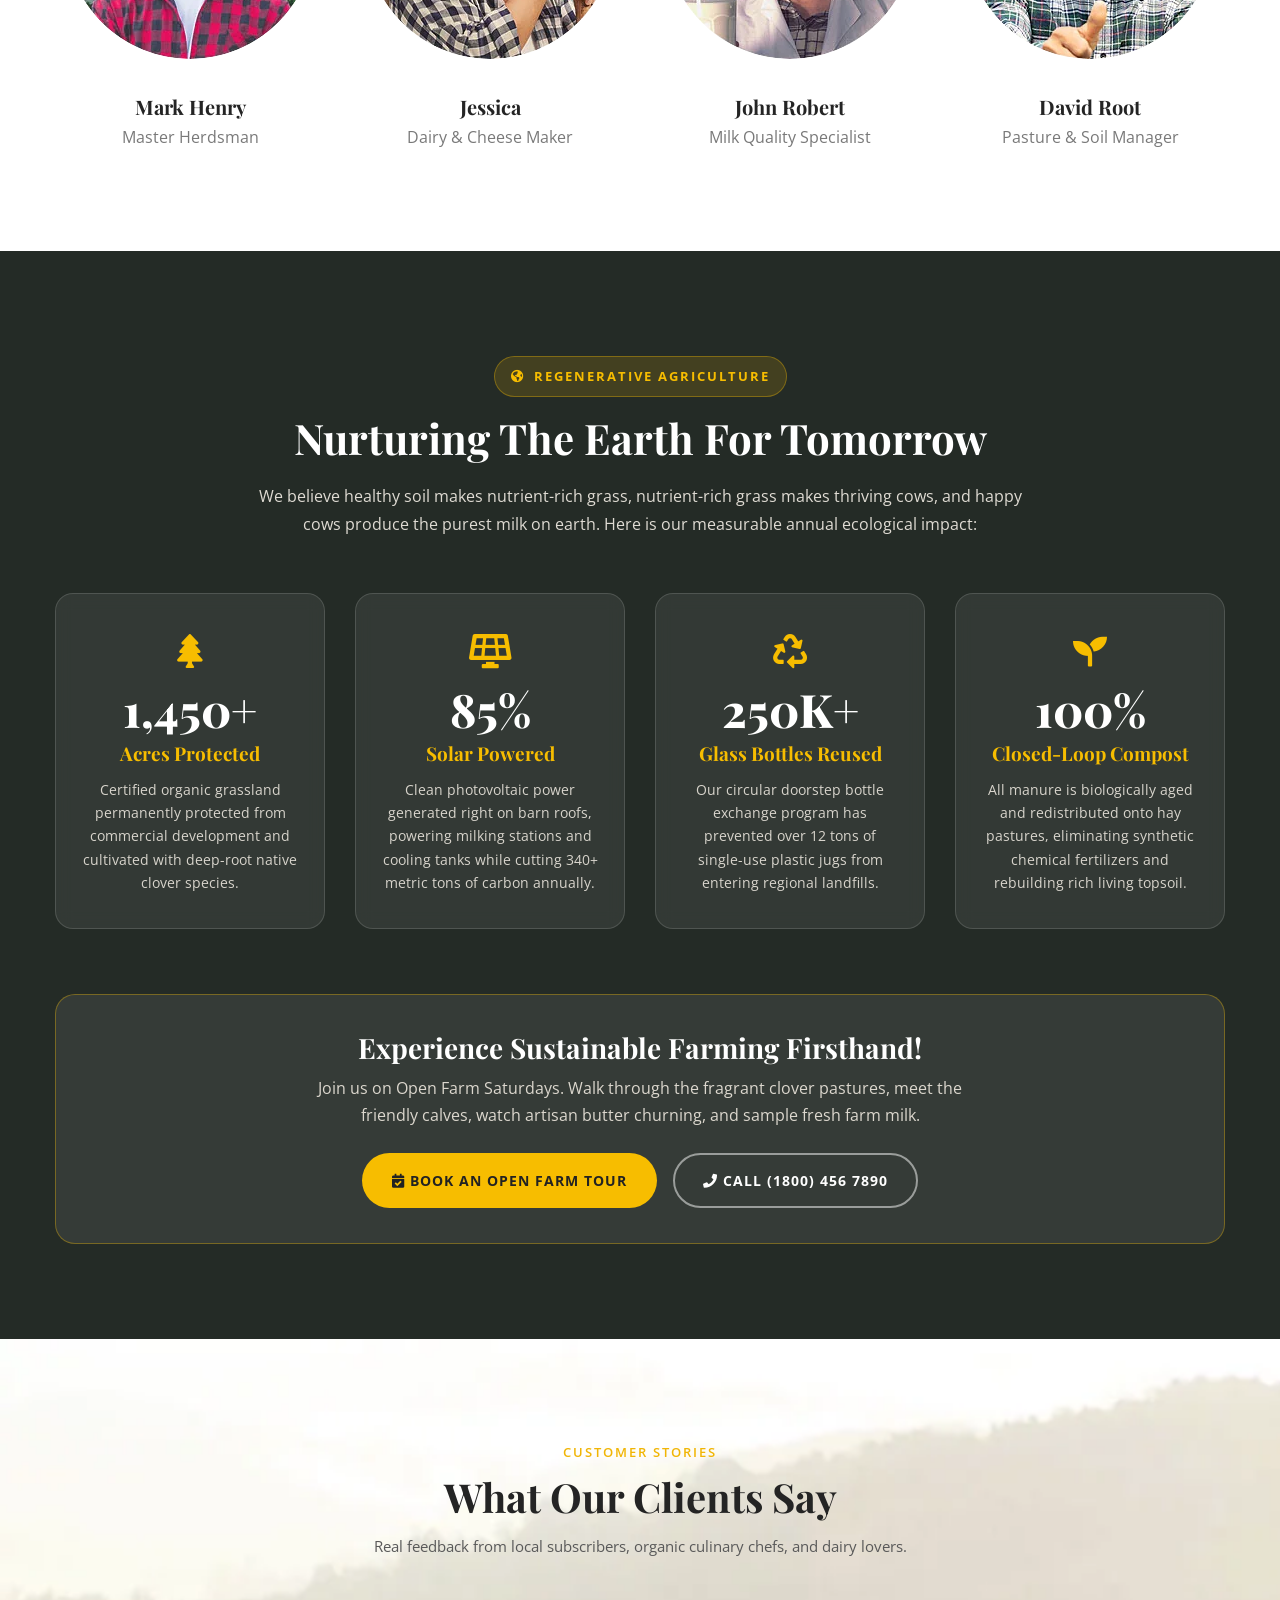
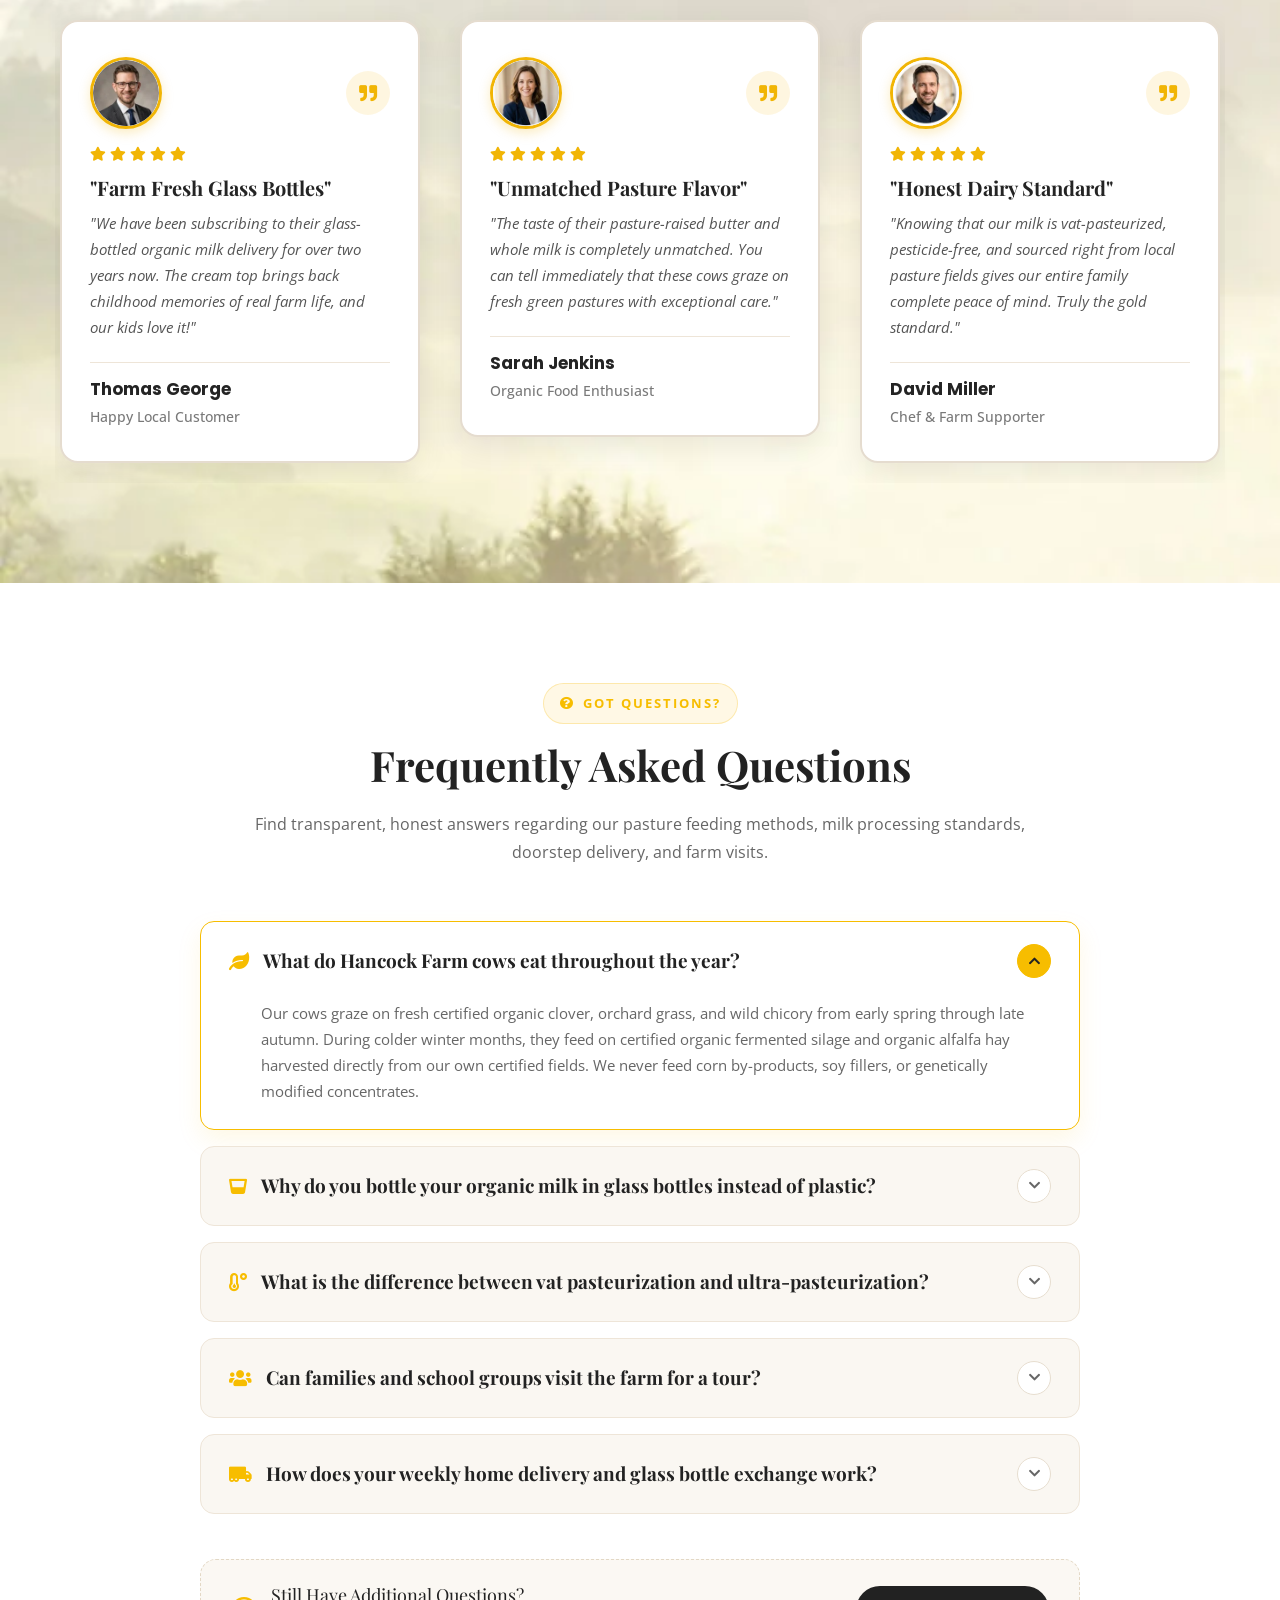
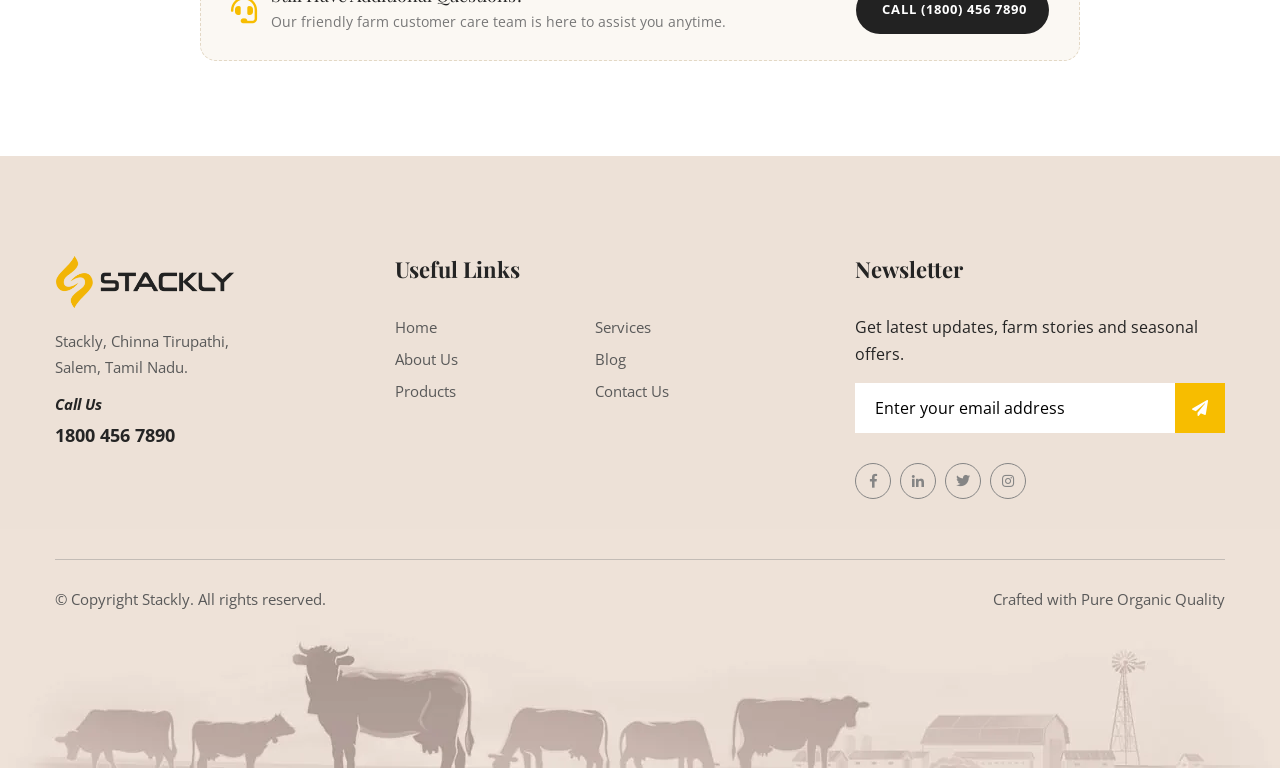
<file: about.html>
<!DOCTYPE html>
<html lang="en">
<head>
<meta charset="utf-8">
<title>About Us | Stackly - 100% Pure Organic Dairy &amp; Agriculture</title>
<!-- Stylesheets -->
<link href="css/bootstrap.css" rel="stylesheet">
<link href="css/style.css" rel="stylesheet">
<!-- Responsive File -->
<link href="css/responsive.css" rel="stylesheet">
<!-- Color File -->
<link href="css/color.css" rel="stylesheet">
<!-- Custom Styles for 5 Extra Sections -->
<link href="css/custom-about.css" rel="stylesheet">

<link href="https://fonts.googleapis.com/css2?family=Open+Sans:wght@300;400;600;700&family=Playfair+Display:ital,wght@0,400;0,500;0,600;0,700;1,700&family=Poppins:wght@400;500;600;700&display=swap" rel="stylesheet">

<link rel="shortcut icon" href="images/favicon.webp" type="image/x-icon">
<link rel="icon" href="images/favicon.webp" type="image/x-icon">

<!-- Responsive -->
<meta http-equiv="X-UA-Compatible" content="IE=edge">
<meta name="viewport" content="width=device-width, initial-scale=1.0, maximum-scale=1.0, user-scalable=0">
<!--[if lt IE 9]><script src="https://cdnjs.cloudflare.com/ajax/libs/html5shiv/3.7.3/html5shiv.js"></script><![endif]-->
<!--[if lt IE 9]><script src="js/respond.js"></script><![endif]-->
</head>

<body>

<div class="page-wrapper">
    <!-- Preloader -->
    <div class="loader-wrap">
        <div class="preloader"><div class="preloader-close">Preloader Close</div></div>
        <div class="layer layer-one"><span class="overlay"></span></div>
        <div class="layer layer-two"><span class="overlay"></span></div>        
        <div class="layer layer-three"><span class="overlay"></span></div>        
    </div>

    <!-- Main Header -->
    <header class="main-header header-style-one">

        <!-- Header Upper -->
        <div class="header-upper">
            <div class="auto-container">
                <div class="inner-container">
                    <!--Logo-->
                    <div class="logo-box">
                        <div class="logo"><a href="index.html"><img src="images/logo.webp" alt="Stackly Logo"></a></div>
                    </div>
                    <!-- Mobile Current Page Indicator -->
                    <div class="mobile-page-indicator">
                        <span class="mobile-page-badge"><span class="badge-dot"></span> About Us</span>
                    </div>
                    <div class="contact-info">
                        <div class="single-info">
                            <div class="icon"><span class="flaticon-null-1"></span></div>
                            <div class="text">Stackly, Chinna Tirupathi, <br>Salem, Tamil Nadu.</div>
                        </div>
                        <div class="single-info">
                            <div class="icon"><span class="flaticon-null-2"></span></div>
                            <h5>(1800) 456 7890 <br>Call us</h5>
                        </div>
                    </div>
                    <!-- Mobile Navigation Toggler (Same Line as Logo) -->
                    <div class="mobile-nav-toggler"><img src="images/icon-bar.webp" alt="Toggle Menu"></div>
                </div>
            </div>
        </div>
        <!--End Header Upper-->

        <!-- Main Menu -->
        <div class="main-menu">
            <div class="auto-container">
                <div class="inner-container">
                    <span class="border-shape"></span>
                    <!--Nav Box-->
                    <div class="nav-outer">
                        <!--Mobile Navigation Toggler-->
                        <div class="mobile-nav-toggler"><img src="images/icon-bar.webp" alt="Toggle Navigation"></div>

                        <!-- Main Menu -->
                        <nav class="main-menu navbar-expand-md navbar-light">
                            <div class="collapse navbar-collapse show clearfix" id="navbarSupportedContent">
                                <ul class="navigation">
                                    <li><a href="index.html">Home</a></li>
                                    <li class="current"><a href="about.html">About Us</a></li>
                                    <li><a href="products.html">Products</a></li>
                                    <li><a href="services.html">Services</a></li>
                                    <li><a href="blog.html">Blog</a></li>
                                    <li><a href="contact.html">Contact Us</a></li>
                                    <li class="nav-auth-item nav-login-item"><a href="login.html">Login</a></li>
                                    <li class="nav-auth-item nav-register-item"><a href="register.html">Register</a></li>
                                    <li class="nav-auth-item nav-dashboard-item" style="display: none;"><a href="dashboard.html">Dashboard</a></li>
                                </ul>
                            </div>
                        </nav>
                    </div>
                </div>
            </div>
        </div>

        <!-- Sticky Header  -->
        <div class="sticky-header main-menu">
            <div class="auto-container">
                <div class="inner-container">
                    <div class="nav-outer">
                        <span class="border-shape"></span>
                        <!-- Main Menu -->
                        <nav class="main-menu">
                            <!--Keep This Empty / Menu will come through Javascript-->
                        </nav>
                    </div>                        
                </div>
            </div>
        </div><!-- End Sticky Menu -->

        <!-- Mobile Menu  -->
        <div class="mobile-menu">
            <div class="menu-backdrop"></div>
            <div class="close-btn"><span class="icon flaticon-remove"></span></div>
            
            <nav class="menu-box">
                <div class="nav-logo"><a href="index.html"><img src="images/logo-three.webp" alt="Stackly Logo" title="Stackly"></a></div>
                <div class="menu-outer"><!--Here Menu Will Come Automatically Via Javascript--></div>

            </nav>
        </div><!-- End Mobile Menu -->

        <div class="nav-overlay">
            <div class="cursor"></div>
            <div class="cursor-follower"></div>
        </div>
    </header>
    <!-- End Main Header -->
    
    <!--Search Popup-->
    <div id="search-popup" class="search-popup">
        <div class="close-search theme-btn"><span class="flaticon-remove"></span></div>
        <div class="popup-inner">
            <div class="overlay-layer"></div>
            <div class="search-form">
                <form method="post" action="index.html">
                    <div class="form-group">
                        <fieldset>
                            <input type="search" class="form-control" name="search-input" value="" placeholder="Search Here" required >
                            <input type="submit" value="Search Now!" class="theme-btn">
                        </fieldset>
                    </div>
                </form>
                <br>
                <h3>Recent Search Keywords</h3>
                <ul class="recent-searches">
                    <li><a href="#">Organic Milk</a></li>
                    <li><a href="#">Grass-Fed Dairy</a></li>
                    <li><a href="#">Farm Tours</a></li>
                    <li><a href="#">Artisan Butter</a></li>
                    <li><a href="#">Glass Bottles</a></li>
                </ul>
            </div>
        </div>
    </div>

    <!-- Page Title -->
    <section class="page-title" style="background-image:url(images/bg-7.webp)">
        <div class="auto-container">
            <h2>About Us</h2>
            <ul class="page-breadcrumb">
                <li><a href="index.html">Home</a></li>
                <li>About Us</li>
            </ul>
        </div>
    </section>

    <!-- About Us Section Three (Original Section with History, Mission & Vision) -->
    <section class="about-us-section-three">
        <div class="auto-container">
            <div class="row">
                <div class="col-lg-6">
                    <div class="content-block">
                        <h2>Continues History</h2>
                        <h4>Our cows are pasture fed and produce pure, unadulterated organic milk.</h4>
                        <div class="text">
                            Founded in 1982 nestled across rolling green hills, Hancock Farm began with just twelve heritage Jersey cows and an unwavering commitment to pure, chemical-free dairy. Over four decades, our family farm has blossomed into an award-winning organic sanctuary where animal wellness, fertile soil, and traditional craftsmanship come first. Every sunrise begins with respect for our herd and pride in the honest milk we bottle.
                        </div>
                        <div class="image wow fadeInUp" data-wow-duration="1500ms">
                            <img src="images/image-18.webp" alt="Farmer tending cows at Hancock Farm">
                        </div>
                    </div>
                </div>
                <div class="col-lg-5 offset-lg-1">
                    <div class="content-block">
                        <h2>Our Mission</h2>
                        <div class="text">
                            <p>To deliver the cleanest, most nutrient-dense whole dairy directly from our pesticide-free pastures to family tables, preserving human health and honoring nature's balance.</p>
                            <p>We are relentlessly dedicated to zero synthetic hormones (rBST-free), non-GMO feed, and low-stress humane living conditions for every single cow in our care.</p>
                        </div>
                    </div>
                    <div class="content-block">
                        <h2>Our Vision</h2>
                        <div class="text">
                            <p>To pioneer regenerative agriculture across the country, showing that world-class dairy production can actively restore grasslands, enrich biodiversity, and support local farming communities.</p>
                            <p>Through innovative solar technology, circular glass bottling, and open educational farm tours, we aspire to inspire the next generation of conscious agricultural stewardship.</p>
                        </div>
                    </div>
                </div>
            </div>
        </div>
    </section>

    <!-- ======================================================================
         [EXTRA CONTENT 1] Core Farming Values & Principles
         ====================================================================== -->
    <section class="farm-values-section" id="values-section">
        <div class="auto-container">
            <div class="sec-title-centered">
                <span class="sec-subtitle-badge"><i class="fas fa-leaf"></i> Ethical Foundation</span>
                <h2>Our Core Farming Values</h2>
                <div class="text">
                    Everything we produce begins with deep respect for the land, unconditional care for our cows, and an uncompromising standard for organic purity that you can taste in every sip.
                </div>
            </div>

            <div class="row">
                <!-- Value Card 1 -->
                <div class="col-lg-3 col-md-6">
                    <div class="farm-value-card wow fadeInUp" data-wow-duration="1200ms" data-wow-delay="0ms">
                        <div class="icon-wrapper">
                            <i class="fas fa-seedling"></i>
                        </div>
                        <h4>100% Pasture Grazed</h4>
                        <p>Our herd spends over 280 days each year roaming open green meadows enriched with organic clover, chicory, and fresh artesian spring water under natural sunlight.</p>
                        <span class="value-pill">Zero Confinement</span>
                    </div>
                </div>

                <!-- Value Card 2 -->
                <div class="col-lg-3 col-md-6">
                    <div class="farm-value-card wow fadeInUp" data-wow-duration="1200ms" data-wow-delay="200ms">
                        <div class="icon-wrapper">
                            <i class="fas fa-shield-alt"></i>
                        </div>
                        <h4>Zero Antibiotics & Hormones</h4>
                        <p>Strictly rBST-free and antibiotic-free. We practice preventive herbal nutrition, spacious clean bedding, and holistic veterinary care to ensure naturally healthy cows.</p>
                        <span class="value-pill">100% Wholesome</span>
                    </div>
                </div>

                <!-- Value Card 3 -->
                <div class="col-lg-3 col-md-6">
                    <div class="farm-value-card wow fadeInUp" data-wow-duration="1200ms" data-wow-delay="400ms">
                        <div class="icon-wrapper">
                            <i class="fas fa-solar-panel"></i>
                        </div>
                        <h4>Solar & Eco-Conscious Farm</h4>
                        <p>Our dairy processing and milk chilling facilities run on 85% on-site solar power. We harvest rainwater and compost 100% of organic farm manure into living fertilizer.</p>
                        <span class="value-pill">Carbon Conscious</span>
                    </div>
                </div>

                <!-- Value Card 4 -->
                <div class="col-lg-3 col-md-6">
                    <div class="farm-value-card wow fadeInUp" data-wow-duration="1200ms" data-wow-delay="600ms">
                        <div class="icon-wrapper">
                            <i class="fas fa-truck"></i>
                        </div>
                        <h4>Cold Chain Farm-To-Door</h4>
                        <p>Milked fresh at daybreak, gently vat pasteurized, and delivered chilled to 38°F in returnable heritage glass bottles within 24 hours of milking for peak flavor.</p>
                        <span class="value-pill">Fresh Within 24h</span>
                    </div>
                </div>
            </div>
        </div>
    </section>

    <!-- About Section (Original Section with Counters & Cow Illustration) -->
    <section class="about-section sp-two" style="background-image: url(images/bg-1.webp);">
        <div class="auto-container">
            <div class="row">
                <div class="col-lg-7">
                    <div class="sec-title">
                        <h2>Partnership, Open Farm <br> And History</h2>
                        <div class="text">
                            The FARM Animal Care Program standards are revised continuously to reflect the most current veterinary science and best humane management practices within the dairy industry. The current standards, rationale, and accountability measures have been reviewed and approved by the National Milk Producers Federation Animal Health and Well-Being Committee.
                        </div>
                    </div>
                    <div class="row">
                        <div class="col-md-3 col-6">
                            <div class="icon-box">
                                <div class="icon"><span class="flaticon-distillatory"></span></div>
                                <h5>Modern <br> Dairy</h5>
                            </div>
                        </div>
                        <div class="col-md-3 col-6">
                            <div class="icon-box">
                                <div class="icon"><span class="flaticon-null-4"></span></div>
                                <h5>Natural &amp; <br> Organic</h5>
                            </div>
                        </div>
                        <div class="col-md-3 col-6">
                            <div class="icon-box">
                                <div class="icon"><span class="flaticon-wine"></span></div>
                                <h5>Best <br> Products</h5>
                            </div>
                        </div>
                        <div class="col-md-3 col-6">
                            <div class="icon-box">
                                <div class="icon"><span class="flaticon-null-3"></span></div>
                                <h5>Awarded <br> Farm</h5>
                            </div>
                        </div>
                    </div>
                </div>
                <div class="col-lg-5">
                    <div class="image text-lg-right wow fadeInRight" data-wow-delay="500ms">
                        <img src="images/cow.webp" alt="Hancock Farm Dairy Cow">
                    </div>
                </div>
            </div>
        </div>
    </section>

    <!-- ======================================================================
         [EXTRA CONTENT 2] Farm-To-Table 4-Step Freshness Timeline
         ====================================================================== -->
    <section class="farm-process-section" id="process-section">
        <div class="auto-container">
            <div class="sec-title-centered">
                <span class="sec-subtitle-badge"><i class="fas fa-sync-alt"></i> Transparent Craftsmanship</span>
                <h2>From Pasture To Pitcher: Our 4-Step Process</h2>
                <div class="text">
                    Discover how our gentle, low-stress handling and modern cold chain deliver noticeably richer, sweeter, and creamier organic whole milk to your breakfast table.
                </div>
            </div>

            <div class="row">
                <!-- Step 01 -->
                <div class="col-lg-3 col-md-6">
                    <div class="process-step-card wow fadeInUp" data-wow-duration="1200ms" data-wow-delay="0ms">
                        <div class="process-step-header">
                            <span class="process-step-number">01</span>
                            <div class="process-icon-box">
                                <i class="fas fa-seedling"></i>
                            </div>
                        </div>
                        <h4>Natural Grazing</h4>
                        <p>Free grazing on certified organic clover pastures with unlimited artesian spring water and routine checkups by certified dairy veterinarians.</p>
                        <div class="process-meta">
                            <i class="fas fa-check-circle"></i> Certified Pasture
                        </div>
                    </div>
                </div>

                <!-- Step 02 -->
                <div class="col-lg-3 col-md-6">
                    <div class="process-step-card wow fadeInUp" data-wow-duration="1200ms" data-wow-delay="200ms">
                        <div class="process-step-header">
                            <span class="process-step-number">02</span>
                            <div class="process-icon-box">
                                <i class="fas fa-heart"></i>
                            </div>
                        </div>
                        <h4>Stress-Free Milking</h4>
                        <p>Cows enter voluntary ergonomic milking stations at their own pace without stress, monitored by gentle sensors that inspect milk quality in real time.</p>
                        <div class="process-meta">
                            <i class="fas fa-check-circle"></i> Voluntary Entry
                        </div>
                    </div>
                </div>

                <!-- Step 03 -->
                <div class="col-lg-3 col-md-6">
                    <div class="process-step-card wow fadeInUp" data-wow-duration="1200ms" data-wow-delay="400ms">
                        <div class="process-step-header">
                            <span class="process-step-number">03</span>
                            <div class="process-icon-box">
                                <i class="fas fa-fire-alt"></i>
                            </div>
                        </div>
                        <h4>Gentle Vat Pasteurization</h4>
                        <p>Low-temperature vat pasteurization gently eliminates bacteria while preserving beneficial digestive enzymes, vitamins, and natural sweet cream aroma.</p>
                        <div class="process-meta">
                            <i class="fas fa-check-circle"></i> Enzyme Preserved
                        </div>
                    </div>
                </div>

                <!-- Step 04 -->
                <div class="col-lg-3 col-md-6">
                    <div class="process-step-card wow fadeInUp" data-wow-duration="1200ms" data-wow-delay="600ms">
                        <div class="process-step-header">
                            <span class="process-step-number">04</span>
                            <div class="process-icon-box">
                                <i class="fas fa-glass-whiskey"></i>
                            </div>
                        </div>
                        <h4>Heritage Glass Bottling</h4>
                        <p>Chilled to 38°F and sealed in returnable heritage glass bottles, preserving optimal icy crisp taste and preventing plastic container leaching.</p>
                        <div class="process-meta">
                            <i class="fas fa-check-circle"></i> Circular Return
                        </div>
                    </div>
                </div>
            </div>
        </div>
    </section>

    <!-- Features Section (Original Section with Side Photos & Sketch Backgrounds) -->
    <section class="features-section">
        <div class="image-one"><img src="images/sketch-1.webp" alt=""></div>
        <div class="image-two"><img src="images/sketch-2.webp" alt=""></div>
        <div class="auto-container">
            <div class="feature-block-one">
                <div class="inner-box">
                    <div class="row no-gutters">
                        <div class="col-lg-6">
                            <div class="image"><img src="images/image-8.webp" alt="Farmer holding fresh dairy"></div>
                        </div>
                        <div class="col-lg-6">
                            <div class="content pl-lg-80">
                                <h3>Natural &amp; Organic <br> Products</h3>
                                <div class="text">
                                    Our cows dine on mineral-rich organic grasses, producing whole milk that is naturally high in conjugated linoleic acid (CLA), beta-carotene, and Omega-3 fatty acids. We craft artisanal cultured butter, rich clotted cream, aged farmhouse cheeses, and probiotic-packed yogurt using centuries-old European dairy traditions.
                                </div>
                            </div>                                
                        </div>
                    </div>
                </div>
            </div>
            <div class="feature-block-one">
                <div class="inner-box">
                    <div class="row no-gutters">
                        <div class="col-lg-6 order-lg-2">
                            <div class="image"><img src="images/image-9.webp" alt="Farm dairy dessert recipe"></div>
                        </div>
                        <div class="col-lg-6">
                            <div class="content pr-lg-80 pt-lg-5">
                                <h3>Featured Recipe: <br> Farmhouse Chocolate Pot</h3>
                                <div class="text">
                                    Made with our grass-fed whole milk and thick double cream, this decadent chocolate mousse pot showcases the incredible richness of pasture-raised dairy. Combined with dark single-origin cocoa, raw organic honey, and a pinch of hand-harvested sea salt, it is a farm kitchen favorite for gatherings.
                                </div>
                            </div>                                
                        </div>
                    </div>
                </div>
            </div>
        </div>
    </section>

    <!-- ======================================================================
         [EXTRA CONTENT 3] Quality Certifications & Animal Welfare Standards
         ====================================================================== -->
    <section class="farm-certifications-section" id="certifications-section">
        <div class="auto-container">
            <div class="sec-title-centered">
                <span class="sec-subtitle-badge"><i class="fas fa-certificate"></i> Certified Excellence</span>
                <h2>Nationally Certified Quality Standards</h2>
                <div class="text">
                    Our farming and bottling practices undergo strict annual third-party audits to guarantee absolute transparency, zero hormones, and top-tier humane animal welfare.
                </div>
            </div>

            <div class="row">
                <!-- Cert 1 -->
                <div class="col-lg-3 col-md-6">
                    <div class="cert-card wow fadeInUp" data-wow-duration="1200ms" data-wow-delay="0ms">
                        <span class="cert-badge-top">100% Organic</span>
                        <div class="cert-icon"><i class="fas fa-award"></i></div>
                        <h4>USDA Certified Organic</h4>
                        <p>Strictly zero synthetic chemical fertilizers, toxic pesticides, or artificial growth stimulants across all 1,200 acres of pastureland.</p>
                        <ul class="cert-checklist">
                            <li><i class="fas fa-check"></i> Organic soil stewardship</li>
                            <li><i class="fas fa-check"></i> 100% organic pasture diet</li>
                            <li><i class="fas fa-check"></i> Annual accredited audit</li>
                        </ul>
                    </div>
                </div>

                <!-- Cert 2 -->
                <div class="col-lg-3 col-md-6">
                    <div class="cert-card wow fadeInUp" data-wow-duration="1200ms" data-wow-delay="200ms">
                        <span class="cert-badge-top">Animal Welfare</span>
                        <div class="cert-icon"><i class="fas fa-heart"></i></div>
                        <h4>Certified Humane®</h4>
                        <p>Guaranteed ample freedom of movement, deep soft straw bedding, zero tail docking, and compassionate humane handling throughout life.</p>
                        <ul class="cert-checklist">
                            <li><i class="fas fa-check"></i> Free pasture roaming</li>
                            <li><i class="fas fa-check"></i> Comfortable resting stalls</li>
                            <li><i class="fas fa-check"></i> Lifetime compassionate care</li>
                        </ul>
                    </div>
                </div>

                <!-- Cert 3 -->
                <div class="col-lg-3 col-md-6">
                    <div class="cert-card wow fadeInUp" data-wow-duration="1200ms" data-wow-delay="400ms">
                        <span class="cert-badge-top">Pure Feed</span>
                        <div class="cert-icon"><i class="fas fa-leaf"></i></div>
                        <h4>Non-GMO Verified</h4>
                        <p>Every blade of grass, alfalfa hay bale, and organic mineral supplement is independently verified free of genetically modified organisms.</p>
                        <ul class="cert-checklist">
                            <li><i class="fas fa-check"></i> Zero GMO seed varieties</li>
                            <li><i class="fas fa-check"></i> Tested winter forage</li>
                            <li><i class="fas fa-check"></i> Heritage breed nutrition</li>
                        </ul>
                    </div>
                </div>

                <!-- Cert 4 -->
                <div class="col-lg-3 col-md-6">
                    <div class="cert-card wow fadeInUp" data-wow-duration="1200ms" data-wow-delay="600ms">
                        <span class="cert-badge-top">Grade A Facility</span>
                        <div class="cert-icon"><i class="fas fa-shield-alt"></i></div>
                        <h4>ISO 22000 Food Safety</h4>
                        <p>State-of-the-art closed stainless-steel dairy processing facility with rigorous daily micro-biological testing on every single milk batch.</p>
                        <ul class="cert-checklist">
                            <li><i class="fas fa-check"></i> Closed stainless pipeline</li>
                            <li><i class="fas fa-check"></i> Daily lab batch testing</li>
                            <li><i class="fas fa-check"></i> Complete lot traceability</li>
                        </ul>
                    </div>
                </div>
            </div>

            <!-- Purity Pledge Banner -->
            <div class="purity-pledge-banner wow fadeInUp" data-wow-duration="1200ms">
                <div class="banner-text">
                    <h3>The Hancock Clean Purity Guarantee</h3>
                    <p>Zero water dilution. Zero powdered milk fillers. Zero artificial preservatives. 100% whole fresh milk, just as nature intended.</p>
                </div>
                <a href="products.html" class="btn-pledge">
                    <i class="fas fa-shopping-basket"></i> Explore Our Products
                </a>
            </div>
        </div>
    </section>

    <!-- Our Team Section (Original Section: Meet Our Farmers) -->
    <section class="team-section" id="farmers-section">
        <div class="auto-container">
            <div class="sec-title text-center">
                <h2>Meet Our Farmers</h2>
                <div class="text">It’s at the farm, in the store and on your table. Dairy is feeding people today for whatever comes tomorrow.</div>
            </div>
            <div class="row">
                <div class="col-lg-3 col-md-6 team-block-one">
                    <div class="inner-box wow fadeInUp" data-wow-duration="1500ms">
                        <div class="image">
                            <img src="images/team-1.webp" alt="Farmer Mark Henry">
                            <div class="overlay-box">
                                <ul class="social-links">
                                    <li><a href="#"><span class="fab fa-facebook-f"></span></a></li>
                                    <li><a href="#"><span class="fab fa-twitter"></span></a></li>
                                    <li><a href="#"><span class="fab fa-instagram"></span></a></li>
                                </ul>
                            </div>                                
                        </div>
                        <div class="content">
                            <h4>Mark Henry</h4>
                            <div class="designation">Master Herdsman</div>
                        </div>
                    </div>
                </div>
                <div class="col-lg-3 col-md-6 team-block-one">
                    <div class="inner-box wow fadeInDown" data-wow-duration="1500ms">
                        <div class="image">
                            <img src="images/team-2.webp" alt="Farmer Jessica">
                            <div class="overlay-box">
                                <ul class="social-links">
                                    <li><a href="#"><span class="fab fa-facebook-f"></span></a></li>
                                    <li><a href="#"><span class="fab fa-twitter"></span></a></li>
                                    <li><a href="#"><span class="fab fa-instagram"></span></a></li>
                                </ul>
                            </div>
                        </div>
                        <div class="content">
                            <h4>Jessica</h4>
                            <div class="designation">Dairy &amp; Cheese Maker</div>
                        </div>
                    </div>
                </div>
                <div class="col-lg-3 col-md-6 team-block-one">
                    <div class="inner-box wow fadeInUp" data-wow-duration="1500ms">
                        <div class="image">
                            <img src="images/team-3.webp" alt="Farmer John Robert">
                            <div class="overlay-box">
                                <ul class="social-links">
                                    <li><a href="#"><span class="fab fa-facebook-f"></span></a></li>
                                    <li><a href="#"><span class="fab fa-twitter"></span></a></li>
                                    <li><a href="#"><span class="fab fa-instagram"></span></a></li>
                                </ul>
                            </div>
                        </div>
                        <div class="content">
                            <h4>John Robert</h4>
                            <div class="designation">Milk Quality Specialist</div>
                        </div>
                    </div>
                </div>
                <div class="col-lg-3 col-md-6 team-block-one">
                    <div class="inner-box wow fadeInDown" data-wow-duration="1500ms">
                        <div class="image">
                            <img src="images/team-4.webp" alt="Farmer David Root">
                            <div class="overlay-box">
                                <ul class="social-links">
                                    <li><a href="#"><span class="fab fa-facebook-f"></span></a></li>
                                    <li><a href="#"><span class="fab fa-twitter"></span></a></li>
                                    <li><a href="#"><span class="fab fa-instagram"></span></a></li>
                                </ul>
                            </div>
                        </div>
                        <div class="content">
                            <h4>David Root</h4>
                            <div class="designation">Pasture &amp; Soil Manager</div>
                        </div>
                    </div>
                </div>
            </div>
        </div>
    </section>

    <!-- ======================================================================
         [EXTRA CONTENT 4] Environmental Sustainability & Community Milestones
         ====================================================================== -->
    <section class="farm-impact-section" id="sustainability-section" style="background-image: url('images/bg-3.webp');">
        <div class="overlay-dark"></div>
        <div class="auto-container" style="position: relative; z-index: 2;">
            <div class="sec-title-centered light">
                <span class="sec-subtitle-badge light"><i class="fas fa-globe-americas"></i> Regenerative Agriculture</span>
                <h2>Nurturing The Earth For Tomorrow</h2>
                <div class="text">
                    We believe healthy soil makes nutrient-rich grass, nutrient-rich grass makes thriving cows, and happy cows produce the purest milk on earth. Here is our measurable annual ecological impact:
                </div>
            </div>

            <div class="row">
                <!-- Stat 1 -->
                <div class="col-lg-3 col-md-6">
                    <div class="impact-stat-card wow fadeInUp" data-wow-duration="1200ms" data-wow-delay="0ms">
                        <div class="impact-stat-icon"><i class="fas fa-tree"></i></div>
                        <div class="impact-stat-number">1,450+</div>
                        <h5>Acres Protected</h5>
                        <p>Certified organic grassland permanently protected from commercial development and cultivated with deep-root native clover species.</p>
                    </div>
                </div>

                <!-- Stat 2 -->
                <div class="col-lg-3 col-md-6">
                    <div class="impact-stat-card wow fadeInUp" data-wow-duration="1200ms" data-wow-delay="200ms">
                        <div class="impact-stat-icon"><i class="fas fa-solar-panel"></i></div>
                        <div class="impact-stat-number">85%</div>
                        <h5>Solar Powered</h5>
                        <p>Clean photovoltaic power generated right on barn roofs, powering milking stations and cooling tanks while cutting 340+ metric tons of carbon annually.</p>
                    </div>
                </div>

                <!-- Stat 3 -->
                <div class="col-lg-3 col-md-6">
                    <div class="impact-stat-card wow fadeInUp" data-wow-duration="1200ms" data-wow-delay="400ms">
                        <div class="impact-stat-icon"><i class="fas fa-recycle"></i></div>
                        <div class="impact-stat-number">250K+</div>
                        <h5>Glass Bottles Reused</h5>
                        <p>Our circular doorstep bottle exchange program has prevented over 12 tons of single-use plastic jugs from entering regional landfills.</p>
                    </div>
                </div>

                <!-- Stat 4 -->
                <div class="col-lg-3 col-md-6">
                    <div class="impact-stat-card wow fadeInUp" data-wow-duration="1200ms" data-wow-delay="600ms">
                        <div class="impact-stat-icon"><i class="fas fa-seedling"></i></div>
                        <div class="impact-stat-number">100%</div>
                        <h5>Closed-Loop Compost</h5>
                        <p>All manure is biologically aged and redistributed onto hay pastures, eliminating synthetic chemical fertilizers and rebuilding rich living topsoil.</p>
                    </div>
                </div>
            </div>

            <!-- Farm Tour CTA Box -->
            <div class="farm-tour-cta-box wow fadeInUp" data-wow-duration="1200ms">
                <h3>Experience Sustainable Farming Firsthand!</h3>
                <p>Join us on Open Farm Saturdays. Walk through the fragrant clover pastures, meet the friendly calves, watch artisan butter churning, and sample fresh farm milk.</p>
                <div class="cta-buttons">
                    <a href="index.html" class="cta-btn-gold"><i class="fas fa-calendar-check"></i> Book An Open Farm Tour</a>
                    <a href="tel:(1800)4567890" class="cta-btn-outline"><i class="fas fa-phone"></i> Call (1800) 456 7890</a>
                </div>
            </div>
        </div>
    </section>

    <!-- Testimonial Section (Original Section: What Our Client Says) -->
    <!-- Testimonial Section (Original Section: What Our Client Says) -->
    <section class="testimonial-section" id="testimonials-section" style="background-image: url(images/bg-4.webp);">
        <div class="auto-container">
            <div class="sec-title text-center" style="margin-bottom: 40px;">
                <div class="sub-title" style="color: #f1b505; font-weight: 600; text-transform: uppercase; letter-spacing: 2px; font-size: 13px; margin-bottom: 6px;">Customer Stories</div>
                <h2 style="font-family: 'Playfair Display', serif; font-size: 40px; font-weight: 700; color: #242424; margin: 0;">What Our Clients Say</h2>
                <div class="text" style="color: #595959; font-size: 15px; max-width: 620px; margin: 10px auto 0;">Real feedback from local subscribers, organic culinary chefs, and dairy lovers.</div>
            </div>
            <div class="theme_carousel owl-theme owl-carousel" data-options='{"loop": true, "margin": 30, "autoheight": false, "lazyload": true, "nav": true, "dots": true, "autoplay": true, "autoplaytimeout": 5000, "smartspeed": 800, "responsive":{ "0" :{ "items": 1 }, "768" :{ "items" : 2 }, "992":{ "items" : 3 }, "1200":{ "items" : 3 }}}'>
                <div class="testimonial-block">
                    <div class="inner-box">
                        <div class="card-top-row">
                            <div class="image"><img src="images/author-thumb-1.webp" alt="Thomas George"></div>
                            <div class="quote-badge"><i class="fas fa-quote-right"></i></div>
                        </div>
                        <div class="content">
                            <div class="rating-stars">
                                <i class="fas fa-star"></i>
                                <i class="fas fa-star"></i>
                                <i class="fas fa-star"></i>
                                <i class="fas fa-star"></i>
                                <i class="fas fa-star"></i>
                            </div>
                            <h4 class="card-title">"Farm Fresh Glass Bottles"</h4>
                            <div class="text">"We have been subscribing to their glass-bottled organic milk delivery for over two years now. The cream top brings back childhood memories of real farm life, and our kids love it!"</div>
                        </div>
                        <div class="author-info">
                            <h4>Thomas George</h4>
                            <div class="designation">Happy Local Customer</div>
                        </div>                            
                    </div>
                </div>
                <div class="testimonial-block">
                    <div class="inner-box">
                        <div class="card-top-row">
                            <div class="image"><img src="images/author-thumb-2.webp" alt="Sarah Jenkins"></div>
                            <div class="quote-badge"><i class="fas fa-quote-right"></i></div>
                        </div>
                        <div class="content">
                            <div class="rating-stars">
                                <i class="fas fa-star"></i>
                                <i class="fas fa-star"></i>
                                <i class="fas fa-star"></i>
                                <i class="fas fa-star"></i>
                                <i class="fas fa-star"></i>
                            </div>
                            <h4 class="card-title">"Unmatched Pasture Flavor"</h4>
                            <div class="text">"The taste of their pasture-raised butter and whole milk is completely unmatched. You can tell immediately that these cows graze on fresh green pastures with exceptional care."</div>
                        </div>
                        <div class="author-info">
                            <h4>Sarah Jenkins</h4>
                            <div class="designation">Organic Food Enthusiast</div>
                        </div>                            
                    </div>
                </div>
                <div class="testimonial-block">
                    <div class="inner-box">
                        <div class="card-top-row">
                            <div class="image"><img src="images/author-thumb-3.webp" alt="David Miller"></div>
                            <div class="quote-badge"><i class="fas fa-quote-right"></i></div>
                        </div>
                        <div class="content">
                            <div class="rating-stars">
                                <i class="fas fa-star"></i>
                                <i class="fas fa-star"></i>
                                <i class="fas fa-star"></i>
                                <i class="fas fa-star"></i>
                                <i class="fas fa-star"></i>
                            </div>
                            <h4 class="card-title">"Honest Dairy Standard"</h4>
                            <div class="text">"Knowing that our milk is vat-pasteurized, pesticide-free, and sourced right from local pasture fields gives our entire family complete peace of mind. Truly the gold standard."</div>
                        </div>
                        <div class="author-info">
                            <h4>David Miller</h4>
                            <div class="designation">Chef &amp; Farm Supporter</div>
                        </div>                            
                    </div>
                </div>
            </div>
        </div>
    </section>

    <!-- ======================================================================
         [EXTRA CONTENT 5] Frequently Asked Questions (Interactive Accordion)
         ====================================================================== -->
    <section class="farm-faq-section" id="faq-section">
        <div class="auto-container">
            <div class="sec-title-centered">
                <span class="sec-subtitle-badge"><i class="fas fa-question-circle"></i> Got Questions?</span>
                <h2>Frequently Asked Questions</h2>
                <div class="text">
                    Find transparent, honest answers regarding our pasture feeding methods, milk processing standards, doorstep delivery, and farm visits.
                </div>
            </div>

            <div class="faq-accordion-wrapper">
                <!-- FAQ Item 1 -->
                <div class="farm-faq-item active">
                    <div class="farm-faq-header">
                        <div class="faq-question-title">
                            <i class="fas fa-leaf"></i>
                            What do Hancock Farm cows eat throughout the year?
                        </div>
                        <div class="faq-toggle-icon"><i class="fas fa-chevron-down"></i></div>
                    </div>
                    <div class="farm-faq-body" style="max-height: 500px;">
                        <div class="farm-faq-body-inner">
                            Our cows graze on fresh certified organic clover, orchard grass, and wild chicory from early spring through late autumn. During colder winter months, they feed on certified organic fermented silage and organic alfalfa hay harvested directly from our own certified fields. We never feed corn by-products, soy fillers, or genetically modified concentrates.
                        </div>
                    </div>
                </div>

                <!-- FAQ Item 2 -->
                <div class="farm-faq-item">
                    <div class="farm-faq-header">
                        <div class="faq-question-title">
                            <i class="fas fa-glass-whiskey"></i>
                            Why do you bottle your organic milk in glass bottles instead of plastic?
                        </div>
                        <div class="faq-toggle-icon"><i class="fas fa-chevron-down"></i></div>
                    </div>
                    <div class="farm-faq-body">
                        <div class="farm-faq-body-inner">
                            Glass bottles maintain a colder, consistent temperature that preserves the sweet, delicate flavor of farm milk without any chemical plastic leaching or microplastics. Furthermore, our returnable glass bottle program is 100% circular: customers simply return rinsed bottles for reuse, preventing hundreds of thousands of single-use plastic jugs from entering landfills.
                        </div>
                    </div>
                </div>

                <!-- FAQ Item 3 -->
                <div class="farm-faq-item">
                    <div class="farm-faq-header">
                        <div class="faq-question-title">
                            <i class="fas fa-temperature-low"></i>
                            What is the difference between vat pasteurization and ultra-pasteurization?
                        </div>
                        <div class="faq-toggle-icon"><i class="fas fa-chevron-down"></i></div>
                    </div>
                    <div class="farm-faq-body">
                        <div class="farm-faq-body-inner">
                            Ultra-pasteurized commercial milk is heated to extreme temperatures (over 280°F) to give it a months-long grocery shelf life, which alters proteins and neutralizes natural enzymes. At Hancock Farm, we practice gentle low-temperature vat pasteurization (145°F for 30 minutes). This eliminates harmful bacteria while safeguarding healthy digestive enzymes, natural vitamins, and the authentic sweet cream flavor.
                        </div>
                    </div>
                </div>

                <!-- FAQ Item 4 -->
                <div class="farm-faq-item">
                    <div class="farm-faq-header">
                        <div class="faq-question-title">
                            <i class="fas fa-users"></i>
                            Can families and school groups visit the farm for a tour?
                        </div>
                        <div class="faq-toggle-icon"><i class="fas fa-chevron-down"></i></div>
                    </div>
                    <div class="farm-faq-body">
                        <div class="farm-faq-body-inner">
                            Yes! We warmly invite families, students, and community members to our Open Farm Days held every Saturday and Sunday. Visitors can take guided pasture wagon rides, watch the morning milking process, bottle-feed our friendly calves, and enjoy hands-on butter churning workshops at our education barn. Reservations can be made online or by calling us.
                        </div>
                    </div>
                </div>

                <!-- FAQ Item 5 -->
                <div class="farm-faq-item">
                    <div class="farm-faq-header">
                        <div class="faq-question-title">
                            <i class="fas fa-truck-moving"></i>
                            How does your weekly home delivery and glass bottle exchange work?
                        </div>
                        <div class="faq-toggle-icon"><i class="fas fa-chevron-down"></i></div>
                    </div>
                    <div class="farm-faq-body">
                        <div class="farm-faq-body-inner">
                            Our refrigerated delivery vans make scheduled doorstep drops twice weekly. Simply leave your rinsed empty glass bottles inside your insulated Hancock doorstep porch cooler on delivery morning. Our driver places your fresh cold milk, butter, or cheese inside and picks up the empties, crediting your account automatically for each returned bottle.
                        </div>
                    </div>
                </div>
            </div>

            <!-- FAQ Support Bar -->
            <div class="faq-support-bar wow fadeInUp" data-wow-duration="1200ms">
                <div class="faq-support-text">
                    <i class="fas fa-headset"></i>
                    <div>
                        <h5>Still Have Additional Questions?</h5>
                        <p>Our friendly farm customer care team is here to assist you anytime.</p>
                    </div>
                </div>
                <a href="tel:(1800)4567890" class="faq-call-btn">
                    <i class="fas fa-phone-alt"></i> Call (1800) 456 7890
                </a>
            </div>
        </div>
    </section>

    <!-- Main Footer -->
    <footer class="main-footer" style="background-image: url(images/bg-6.webp);">
        <div class="auto-container">
            <!--Widgets Section-->
            <div class="widgets-section">
                <div class="row clearfix">
                    
                    <!--Column-->
                    <div class="column col-lg-4">
                        <div class="widget about-widget">
                            <div class="logo"><a href="index.html"><img src="images/logo.webp" alt="Stackly Logo"></a></div>
                            <div class="text">Stackly, Chinna Tirupathi, <br>Salem, Tamil Nadu.</div>
                            <h5>Call Us </h5>
                            <h4>1800 456 7890</h4>
                        </div>     
                    </div>
                    
                    <!--Column-->
                    <div class="column col-lg-4">
                        <div class="footer-widget links-widget">
                            <h3 class="widget-title">Useful Links</h3>
                            <div class="widget-content">
                                <div class="row">
                                    <div class="col-md-6">
                                        <ul>
                                            <li><a href="index.html">Home</a></li>
                                            <li><a href="about.html">About Us</a></li>
                                            <li><a href="products.html">Products</a></li>
                                        </ul>
                                    </div>
                                    <div class="col-md-6">
                                        <ul>
                                            <li><a href="services.html">Services</a></li>
                                            <li><a href="blog.html">Blog</a></li>
                                            <li><a href="contact.html">Contact Us</a></li>
                                        </ul>
                                    </div>
                                </div>
                            </div>
                        </div>
                    </div>
                    
                    <!--Column-->
                    <div class="column col-lg-4">
                        <div class="footer-widget newsletter-widget">
                            <h3 class="widget-title">Newsletter</h3>
                            <div class="widget-content">
                                <div class="hint">Get latest updates, farm stories and seasonal offers.</div>
                                <form action="404.html" novalidate onsubmit="window.location.href='404.html'; return false;">
                                    <input type="email" placeholder="Enter your email address">
                                    <button type="button" onclick="window.location.href='404.html';"><i class="fa fa-paper-plane"></i></button>
                                </form>
                                <div class="social-links">
                                    <ul>
                                        <li><a href="404.html" title="Facebook"><i class="fab fa-facebook-f"></i></a></li>
                                        <li><a href="404.html" title="LinkedIn"><i class="fab fa-linkedin-in"></i></a></li>
                                        <li><a href="404.html" title="Twitter"><i class="fab fa-twitter"></i></a></li>
                                        <li><a href="404.html" title="Instagram"><i class="fab fa-instagram"></i></a></li>
                                    </ul>
                                </div>
                            </div>
                        </div>
                    </div>
                    
                </div>
            </div>
        </div>
        <!-- Footer Bottom -->
        <div class="auto-container">
            <div class="footer-bottom">
                <div class="copyright">
                    <div class="row m-0 justify-content-between">
                        <div class="text">© Copyright <a href="index.html">Stackly</a>. All rights reserved.</div>
                        <div class="text">Crafted with Pure Organic Quality</div>
                    </div>
                </div>
            </div>
        </div>
    </footer>
	
</div>
<!--End pagewrapper-->


<script src="js/jquery.js"></script>
<script src="js/popper.min.js"></script>
<script src="js/bootstrap.min.js"></script>
<script src="js/bootstrap-select.min.js"></script>
<script src="js/jquery.fancybox.js"></script>
<script src="js/isotope.js"></script>
<script src="js/owl.js"></script>
<script src="js/appear.js"></script>
<script src="js/wow.js"></script>
<script src="js/lazyload.js"></script>
<script src="js/scrollbar.js"></script>
<script src="js/TweenMax.min.js"></script>
<script src="js/swiper.min.js"></script>
<script src="js/script.js"></script>

<!-- FAQ Accordion Interactive Script -->
<script>
document.addEventListener("DOMContentLoaded", function () {
    var faqItems = document.querySelectorAll(".farm-faq-item");
    faqItems.forEach(function (item) {
        var header = item.querySelector(".farm-faq-header");
        var body = item.querySelector(".farm-faq-body");

        header.addEventListener("click", function () {
            var isActive = item.classList.contains("active");

            // Close all items
            faqItems.forEach(function (otherItem) {
                otherItem.classList.remove("active");
                var otherBody = otherItem.querySelector(".farm-faq-body");
                if (otherBody) {
                    otherBody.style.maxHeight = null;
                }
            });

            // If it wasn't active, expand it
            if (!isActive) {
                item.classList.add("active");
                body.style.maxHeight = body.scrollHeight + "px";
            }
        });
    });
});
</script>

</body>
</html>
</file>
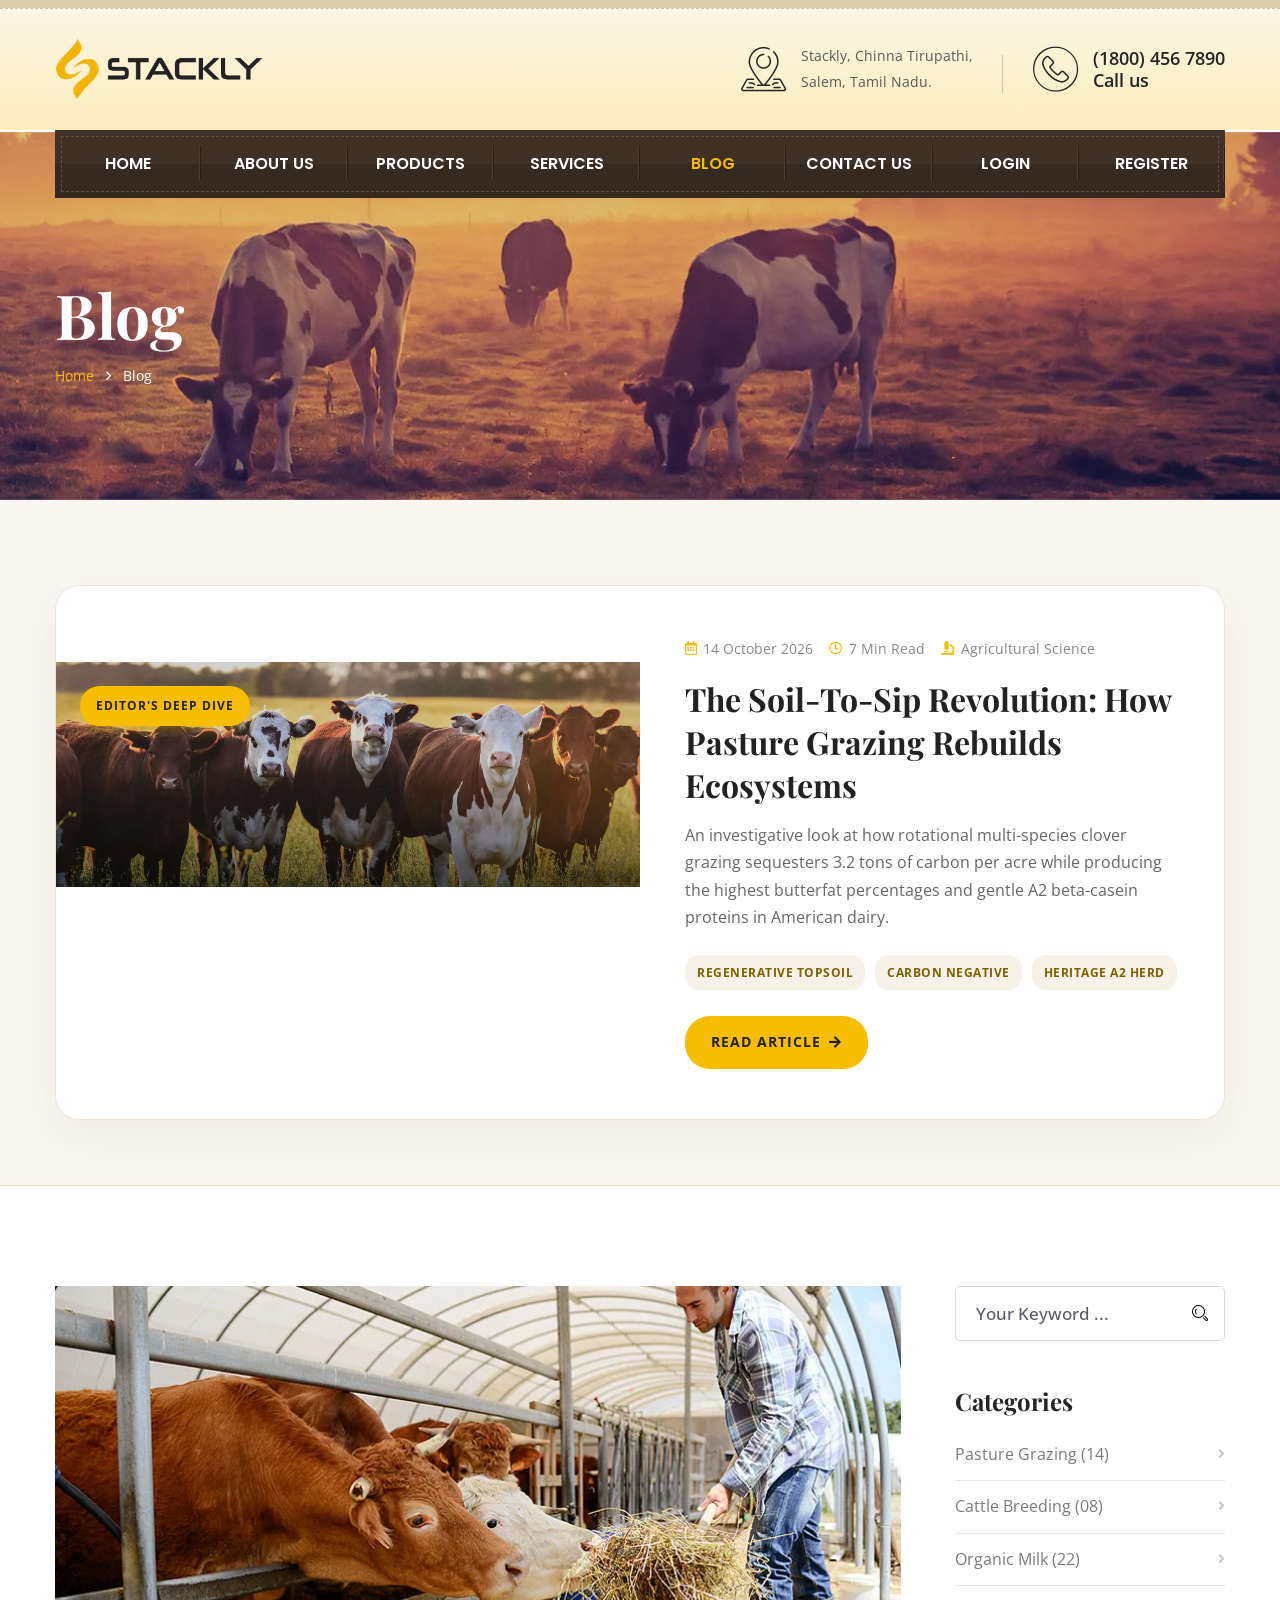
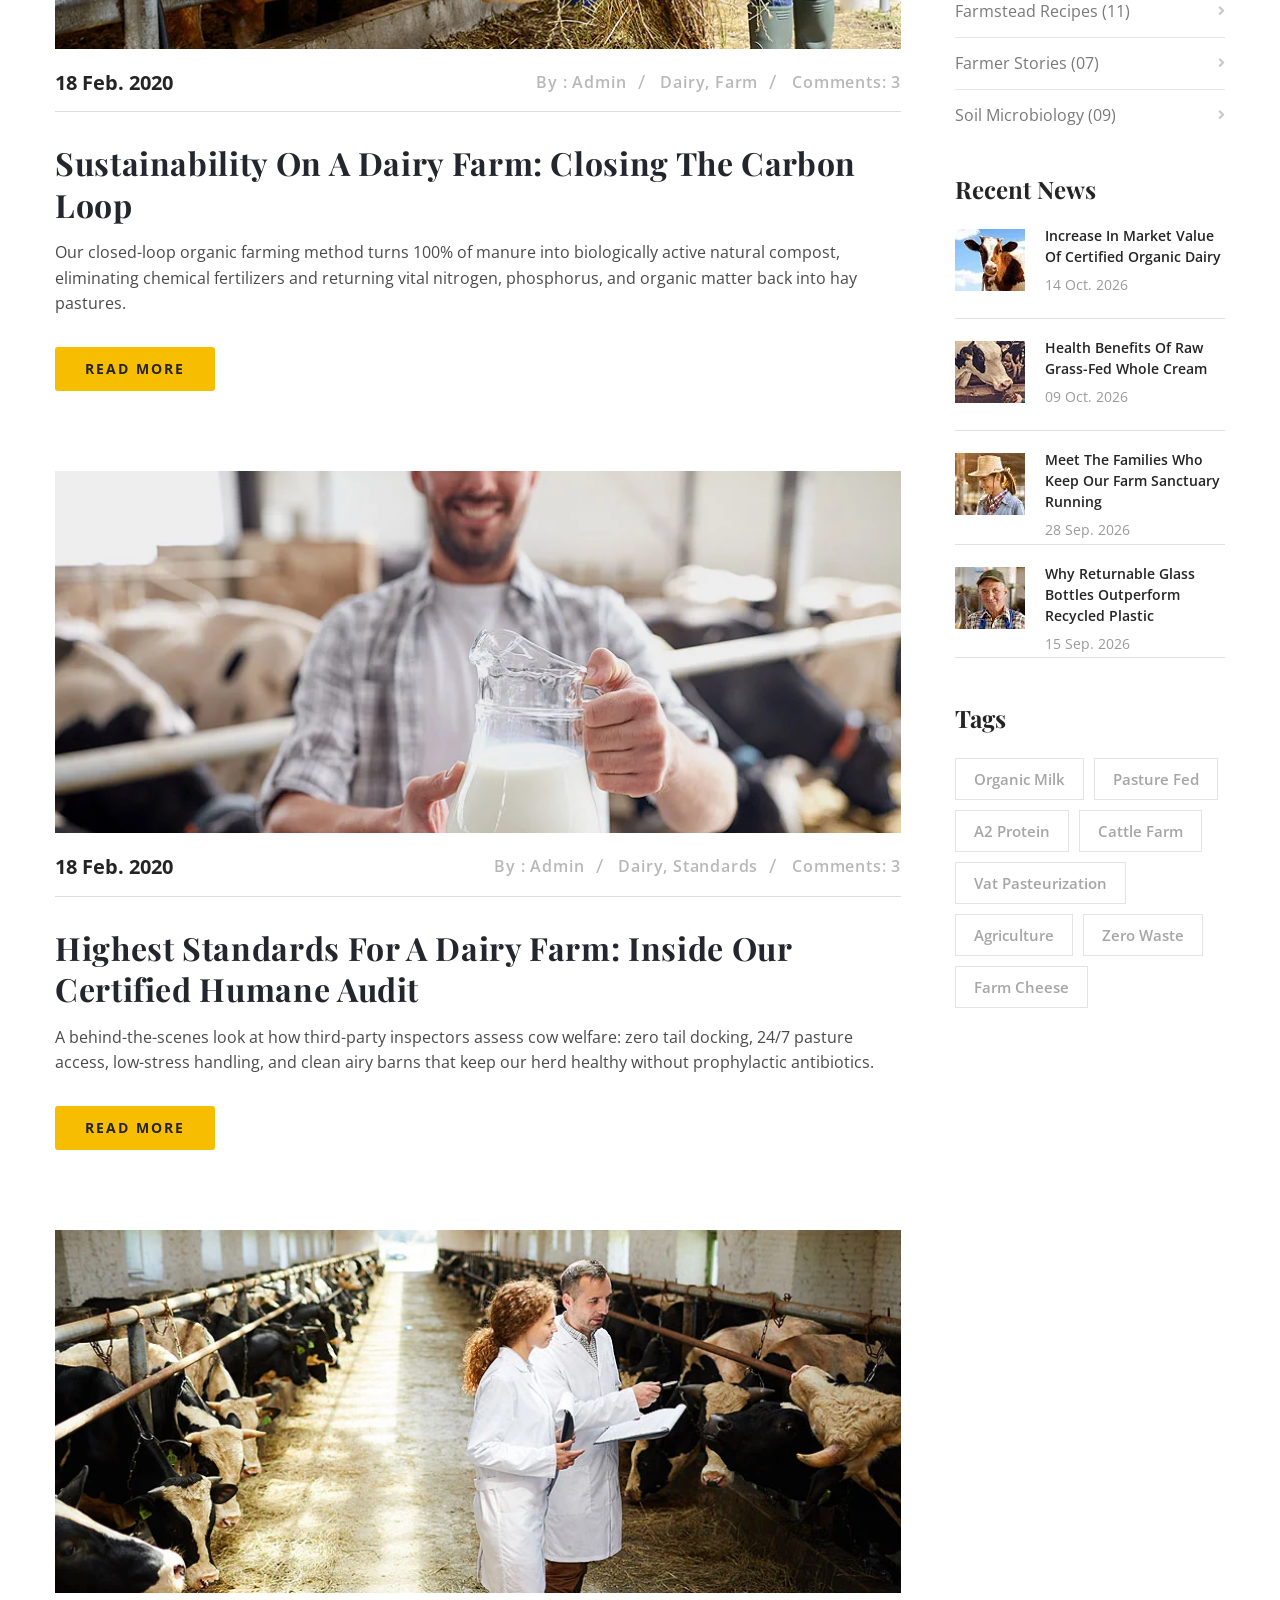
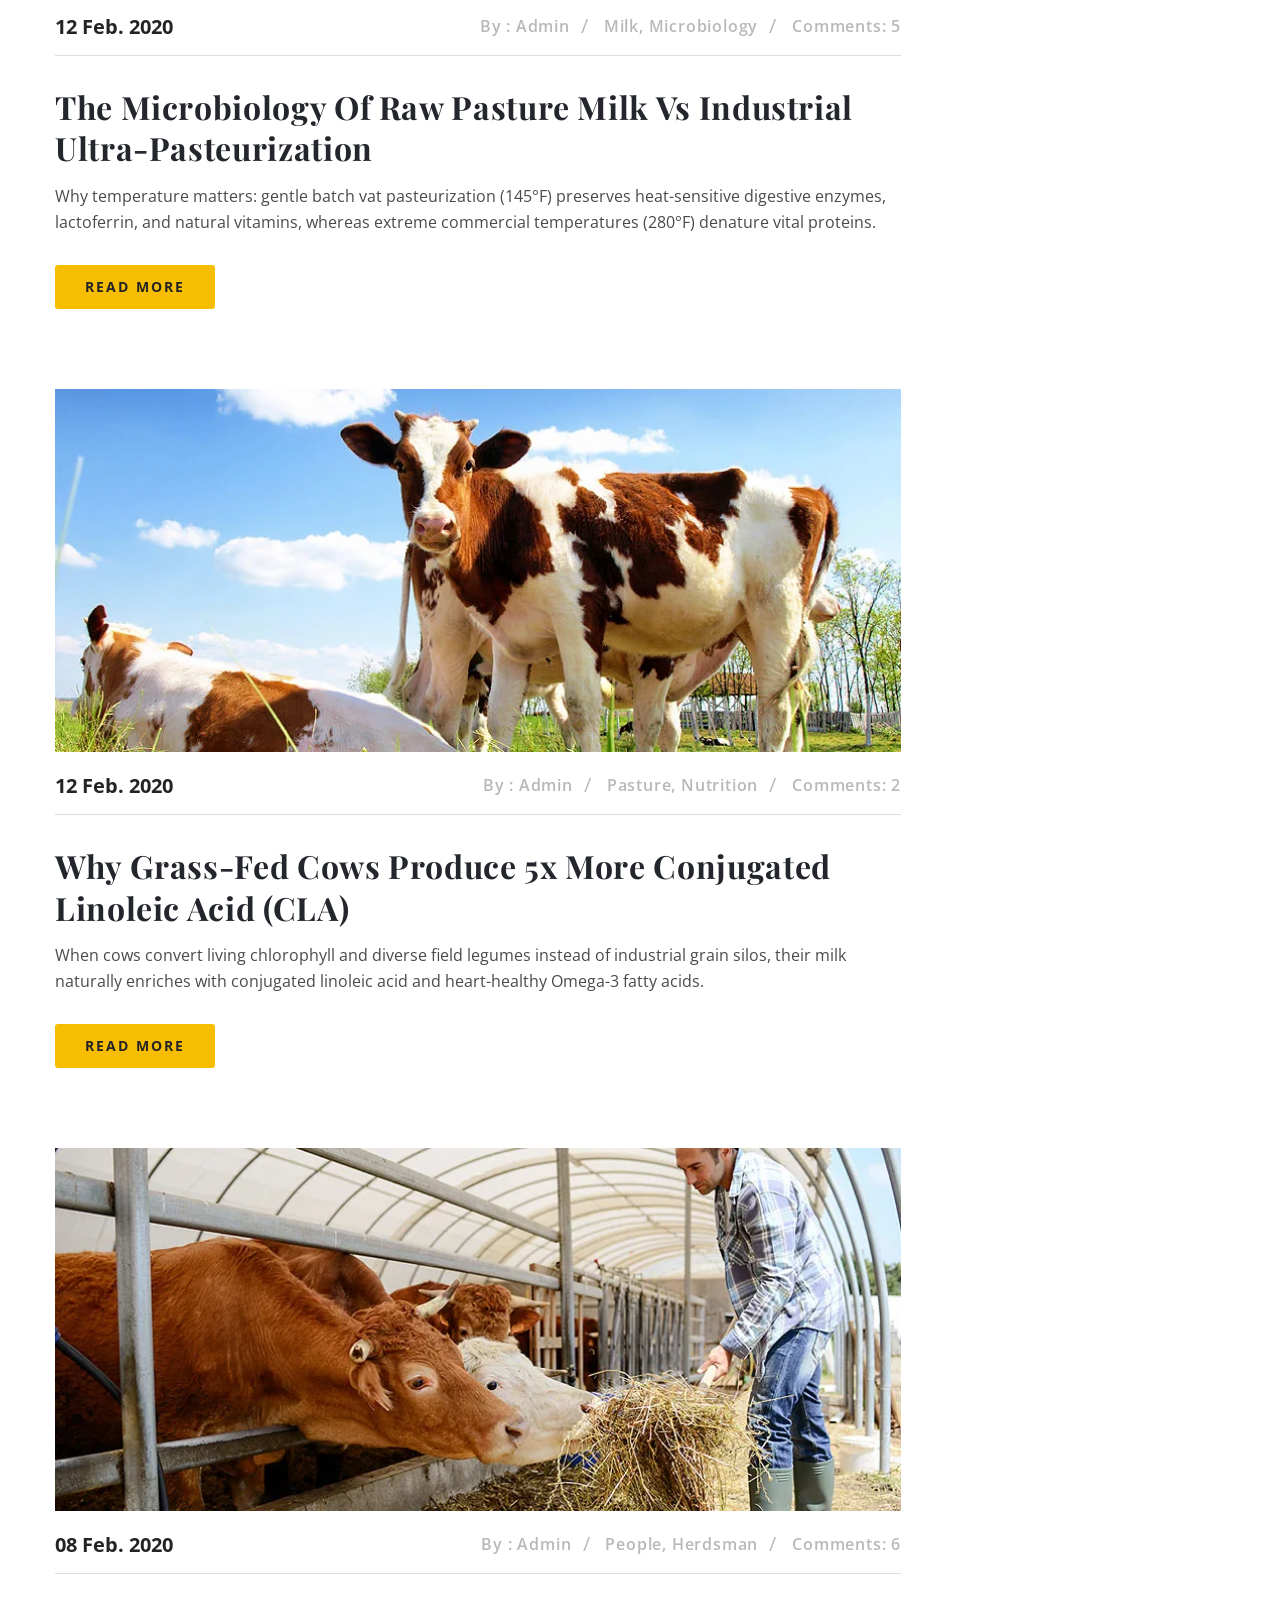
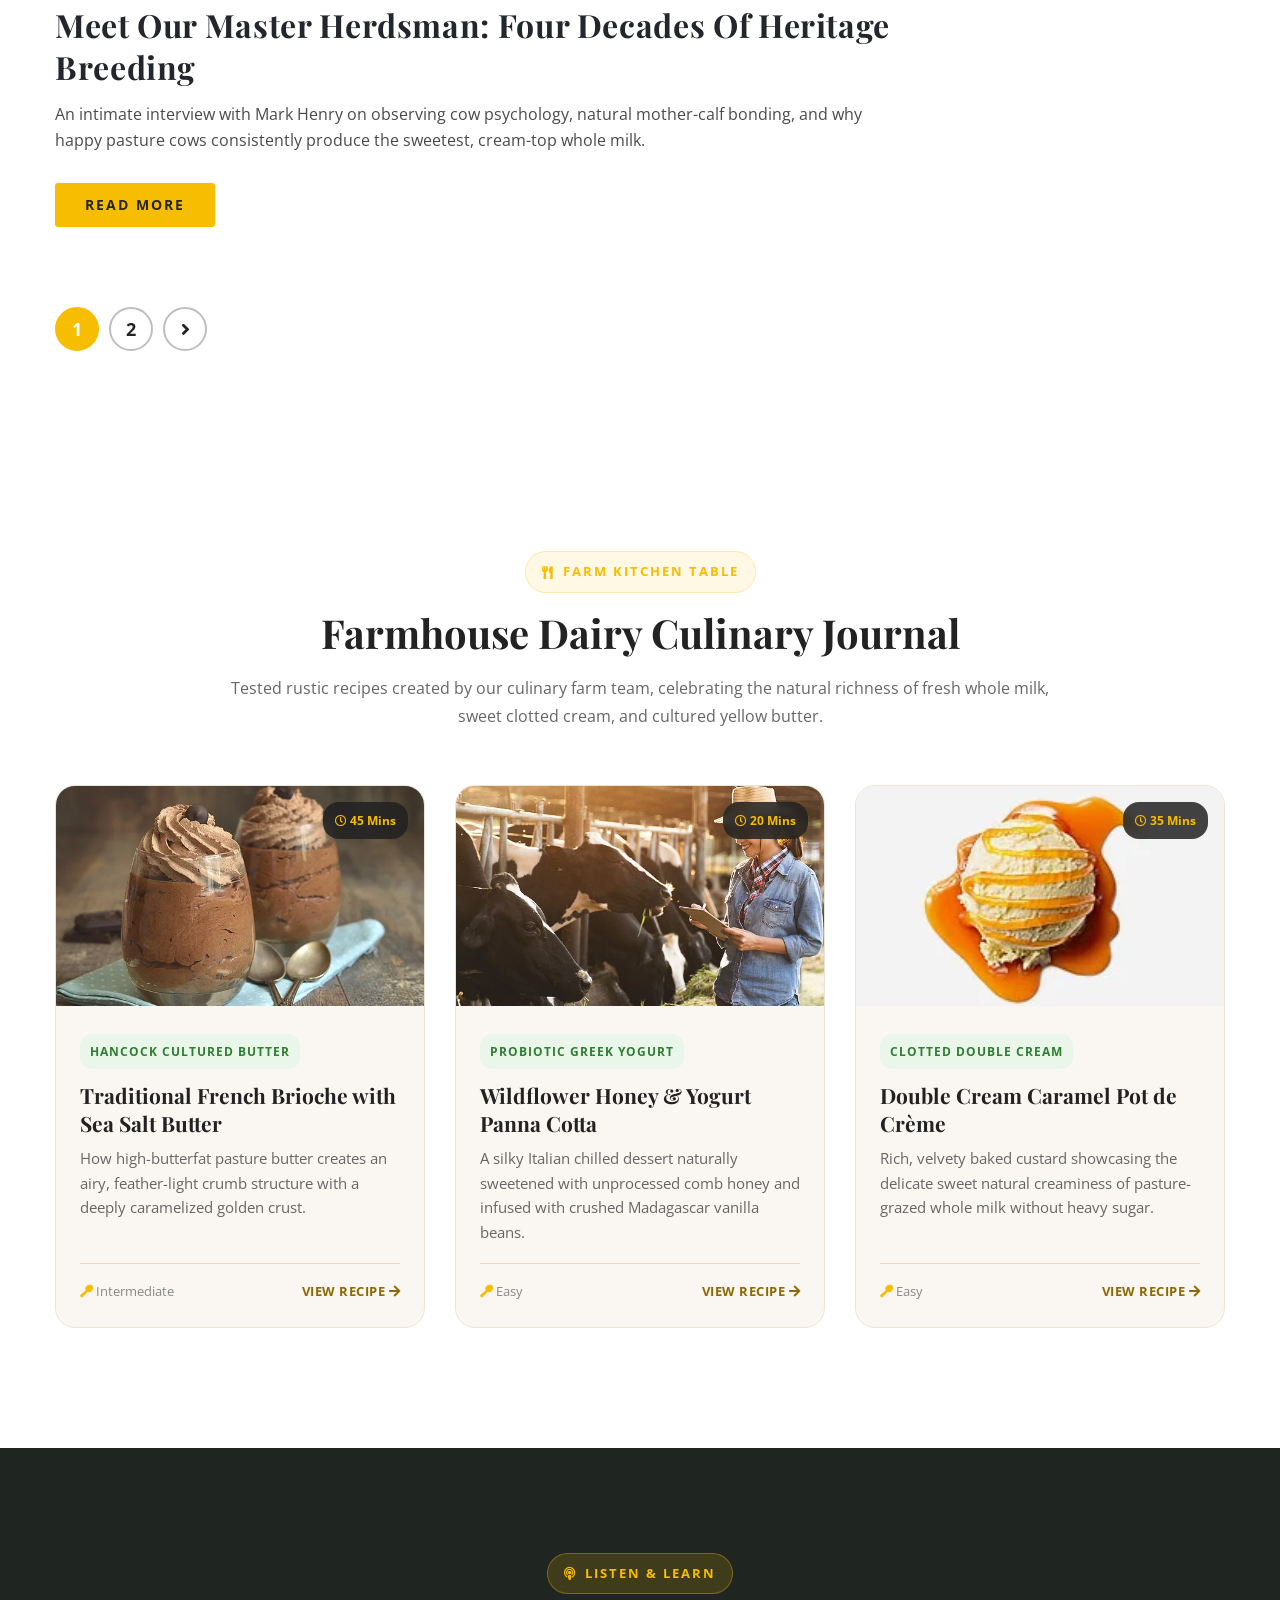
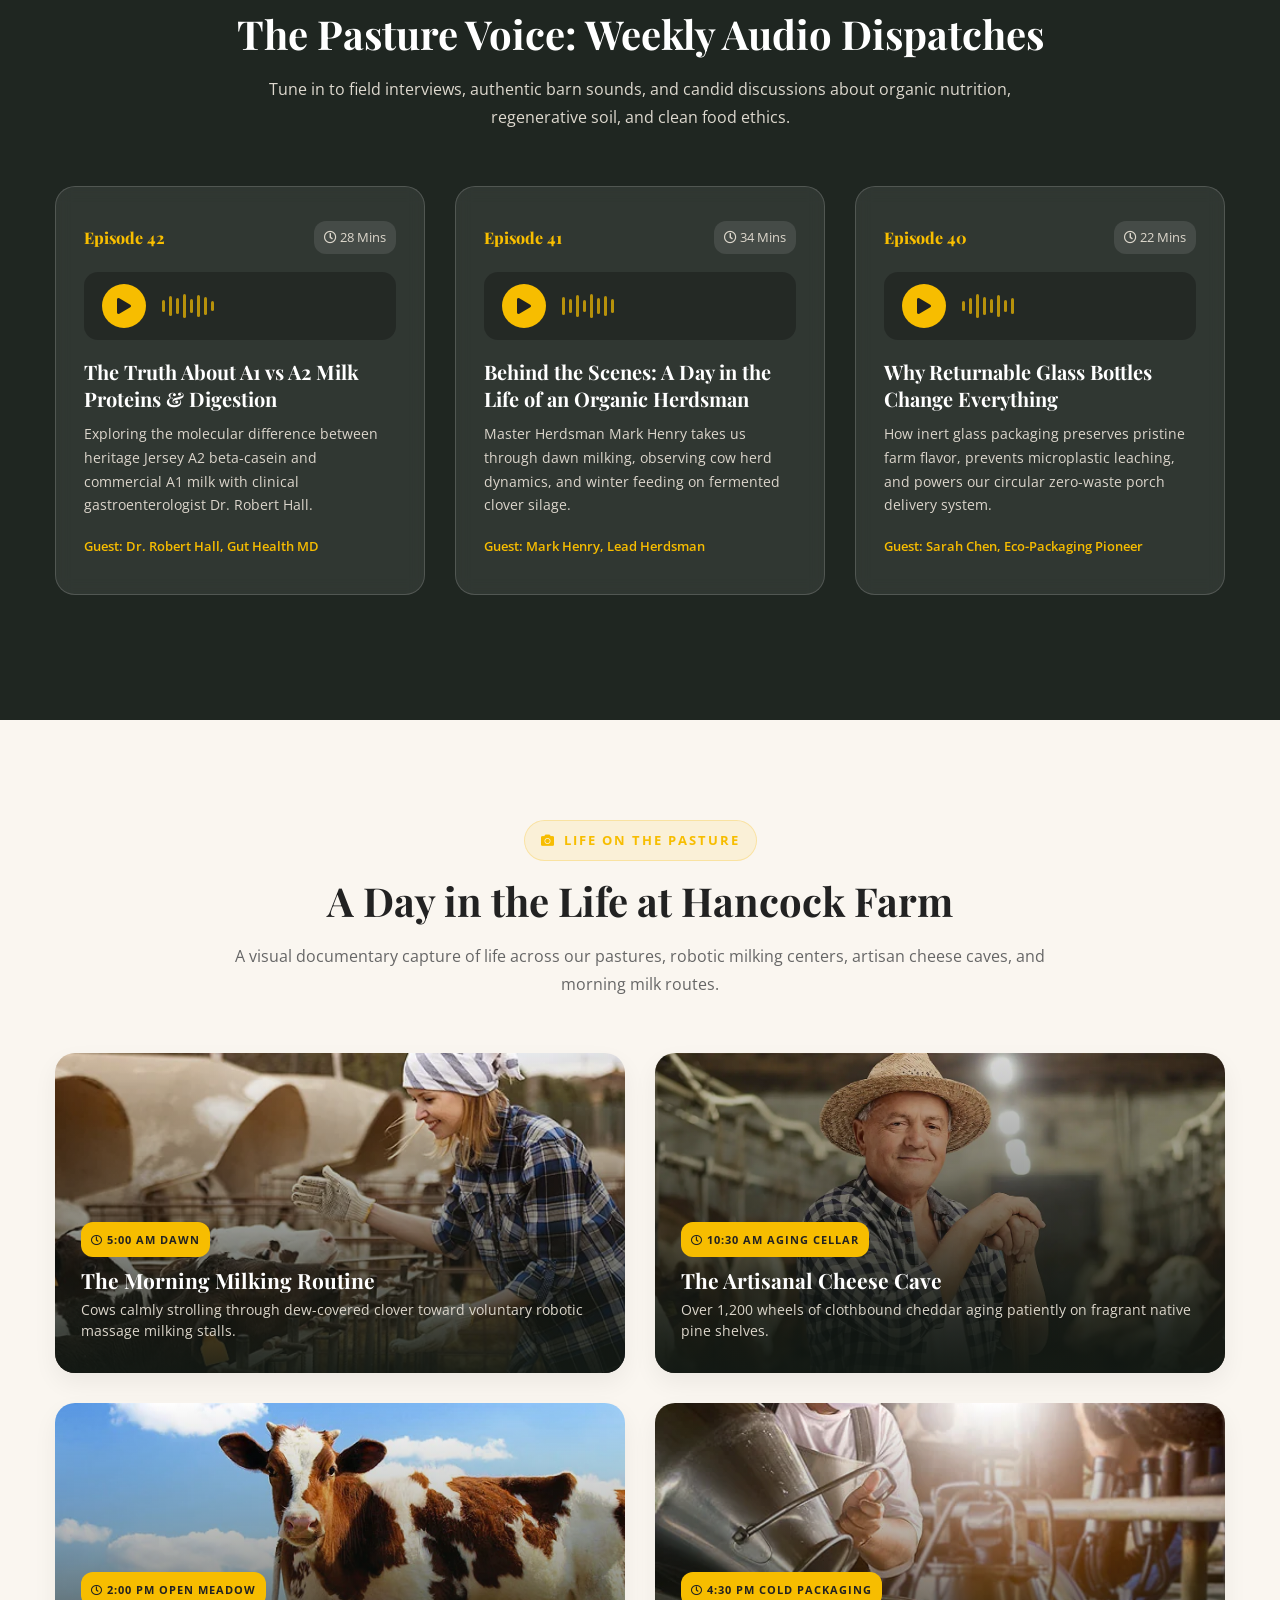
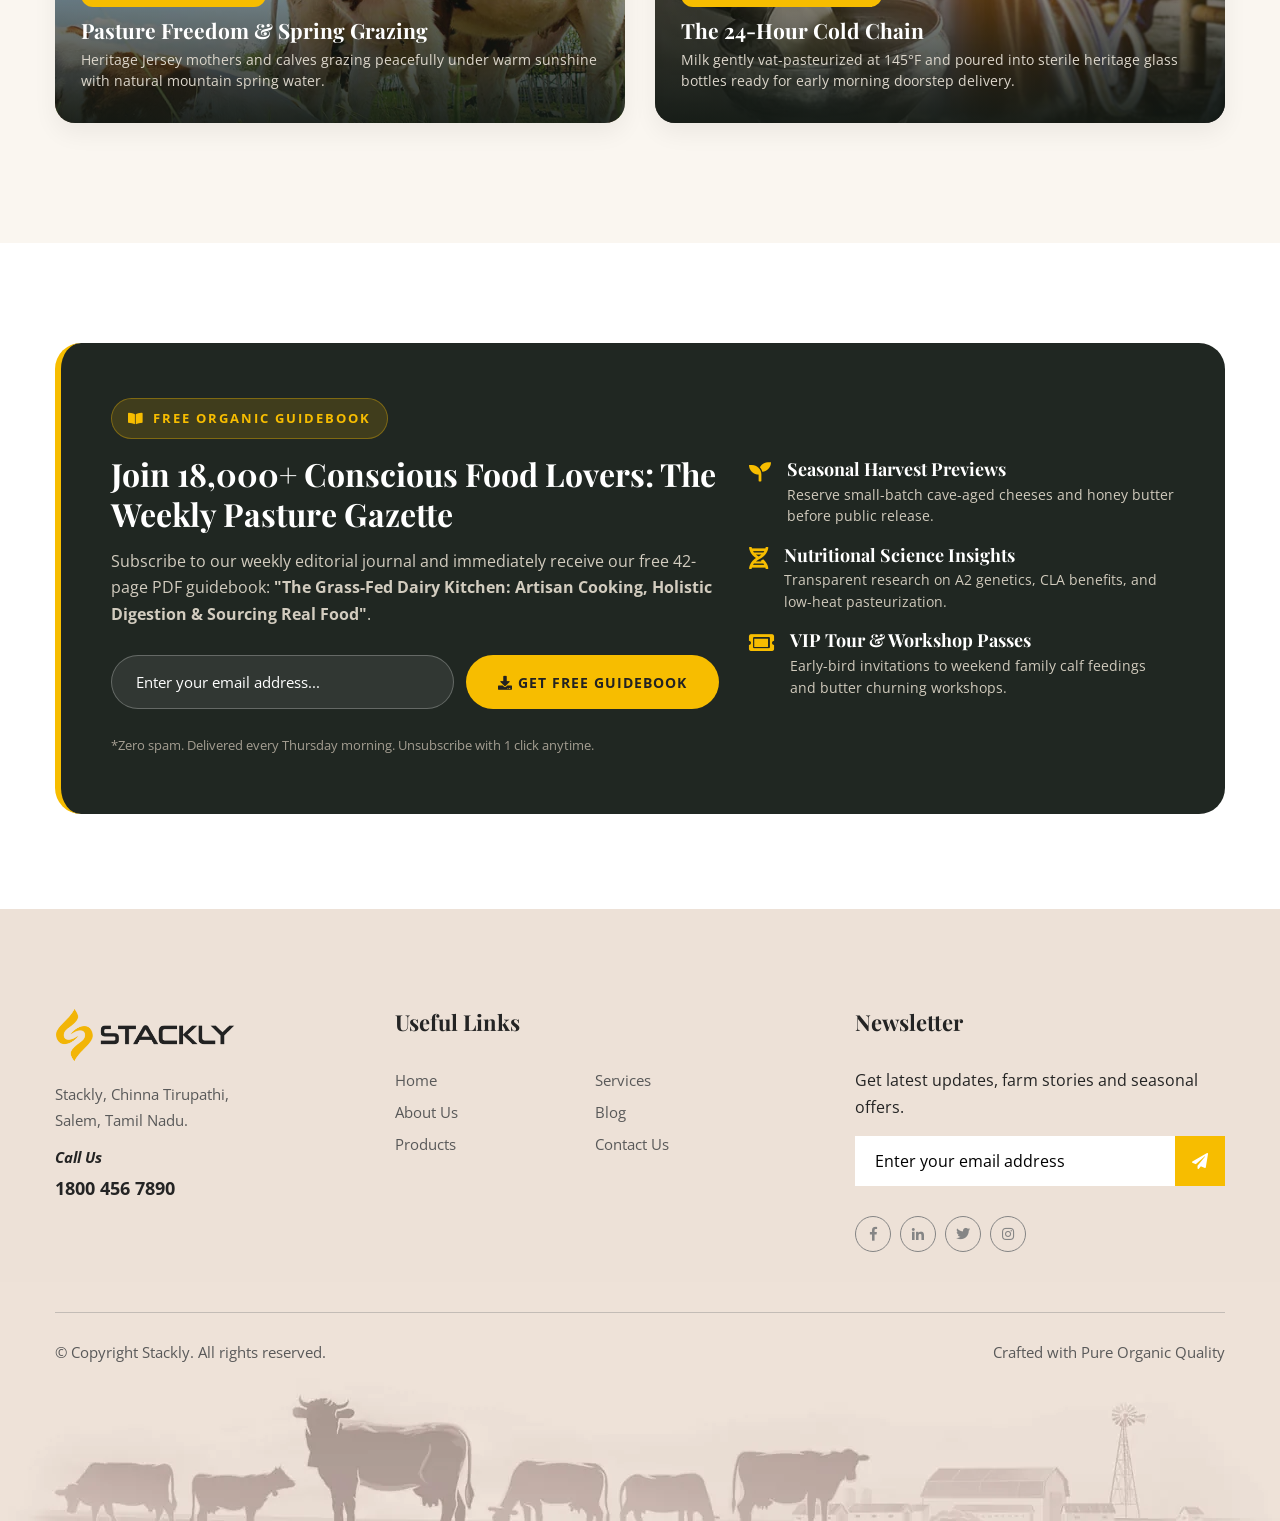
<file: blog.html>
<!DOCTYPE html>
<html lang="en">
<head>
<meta charset="utf-8">
<title>Blog &amp; Farm Journal | Stackly - Organic Dairy Insights, Recipes &amp; Research</title>
<!-- Stylesheets -->
<link href="css/bootstrap.css" rel="stylesheet">
<link href="css/style.css" rel="stylesheet">
<!-- Responsive File -->
<link href="css/responsive.css" rel="stylesheet">
<!-- Color File -->
<link href="css/color.css" rel="stylesheet">
<!-- Custom Styles for 5 Extra Sections -->
<link href="css/custom-blog.css" rel="stylesheet">

<link href="https://fonts.googleapis.com/css2?family=Open+Sans:wght@300;400;600;700&family=Playfair+Display:ital,wght@0,400;0,500;0,600;0,700;1,700&family=Poppins:wght@400;500;600;700&display=swap" rel="stylesheet">

<link rel="shortcut icon" href="images/favicon.webp" type="image/x-icon">
<link rel="icon" href="images/favicon.webp" type="image/x-icon">

<!-- Responsive -->
<meta http-equiv="X-UA-Compatible" content="IE=edge">
<meta name="viewport" content="width=device-width, initial-scale=1.0, maximum-scale=1.0, user-scalable=0">
<!--[if lt IE 9]><script src="https://cdnjs.cloudflare.com/ajax/libs/html5shiv/3.7.3/html5shiv.js"></script><![endif]-->
<!--[if lt IE 9]><script src="js/respond.js"></script><![endif]-->
</head>

<body>

<div class="page-wrapper">
    <!-- Preloader -->
    <div class="loader-wrap">
        <div class="preloader"><div class="preloader-close">Preloader Close</div></div>
        <div class="layer layer-one"><span class="overlay"></span></div>
        <div class="layer layer-two"><span class="overlay"></span></div>        
        <div class="layer layer-three"><span class="overlay"></span></div>        
    </div>

    <!-- Main Header -->
    <header class="main-header header-style-one">

        <!-- Header Upper -->
        <div class="header-upper">
            <div class="auto-container">
                <div class="inner-container">
                    <!--Logo-->
                    <div class="logo-box">
                        <div class="logo"><a href="index.html"><img src="images/logo.webp" alt="Stackly Logo"></a></div>
                    </div>
                    <!-- Mobile Current Page Indicator -->
                    <div class="mobile-page-indicator">
                        <span class="mobile-page-badge"><span class="badge-dot"></span> Blog</span>
                    </div>
                    <div class="contact-info">
                        <div class="single-info">
                            <div class="icon"><span class="flaticon-null-1"></span></div>
                            <div class="text">Stackly, Chinna Tirupathi, <br>Salem, Tamil Nadu.</div>
                        </div>
                        <div class="single-info">
                            <div class="icon"><span class="flaticon-null-2"></span></div>
                            <h5>(1800) 456 7890 <br>Call us</h5>
                        </div>
                    </div>
                    <!-- Mobile Navigation Toggler (Same Line as Logo) -->
                    <div class="mobile-nav-toggler"><img src="images/icon-bar.webp" alt="Toggle Menu"></div>
                </div>
            </div>
        </div>
        <!--End Header Upper-->

        <!-- Main Menu -->
        <div class="main-menu">
            <div class="auto-container">
                <div class="inner-container">
                    <span class="border-shape"></span>
                    <!--Nav Box-->
                    <div class="nav-outer">
                        <!--Mobile Navigation Toggler-->
                        <div class="mobile-nav-toggler"><img src="images/icon-bar.webp" alt="Toggle Menu"></div>

                        <!-- Main Menu -->
                        <nav class="main-menu navbar-expand-md navbar-light">
                            <div class="collapse navbar-collapse show clearfix" id="navbarSupportedContent">
                                <ul class="navigation">
                                    <li><a href="index.html">Home</a></li>
                                    <li><a href="about.html">About Us</a></li>
                                    <li><a href="products.html">Products</a></li>
                                    <li><a href="services.html">Services</a></li>
                                    <li class="current"><a href="blog.html">Blog</a></li>
                                    <li><a href="contact.html">Contact Us</a></li>
                                    <li class="nav-auth-item nav-login-item"><a href="login.html">Login</a></li>
                                    <li class="nav-auth-item nav-register-item"><a href="register.html">Register</a></li>
                                    <li class="nav-auth-item nav-dashboard-item" style="display: none;"><a href="dashboard.html">Dashboard</a></li>
                                </ul>
                            </div>
                        </nav>
                    </div>
                </div>
            </div>
        </div>

        <!-- Sticky Header  -->
        <div class="sticky-header main-menu">
            <div class="auto-container">
                <div class="inner-container">
                    <div class="nav-outer">
                        <span class="border-shape"></span>
                        <!-- Main Menu -->
                        <nav class="main-menu">
                            <!--Keep This Empty / Menu will come through Javascript-->
                        </nav>
                    </div>                        
                </div>
            </div>
        </div><!-- End Sticky Menu -->

        <!-- Mobile Menu  -->
        <div class="mobile-menu">
            <div class="menu-backdrop"></div>
            <div class="close-btn"><span class="icon flaticon-remove"></span></div>
            
            <nav class="menu-box">
                <div class="nav-logo"><a href="index.html"><img src="images/logo-three.webp" alt="Stackly Logo"></a></div>
                <div class="menu-outer"><!--Menu Will Come Via Javascript--></div>

            </nav>
        </div><!-- End Mobile Menu -->

        <div class="nav-overlay">
            <div class="cursor"></div>
            <div class="cursor-follower"></div>
        </div>
    </header>
    <!-- End Main Header -->
    
    <!--Search Popup-->
    <div id="search-popup" class="search-popup">
        <div class="close-search theme-btn"><span class="flaticon-remove"></span></div>
        <div class="popup-inner">
            <div class="overlay-layer"></div>
            <div class="search-form">
                <form method="post" action="blog.html">
                    <div class="form-group">
                        <fieldset>
                            <input type="search" class="form-control" name="search-input" value="" placeholder="Search articles, guides & recipes..." required >
                            <input type="submit" value="Search Now!" class="theme-btn">
                        </fieldset>
                    </div>
                </form>
                <br>
                <h3>Recent Search Keywords</h3>
                <ul class="recent-searches">
                    <li><a href="#">Grass-Fed CLA</a></li>
                    <li><a href="#">A2 Protein Digestibility</a></li>
                    <li><a href="#">Vat Pasteurization</a></li>
                    <li><a href="#">Cultured Butter Recipes</a></li>
                    <li><a href="#">Soil Microbiology</a></li>
                </ul>
            </div>
        </div>
    </div>

    <!-- Page Title -->
    <section class="page-title" style="background-image:url(images/bg-7.webp)">
        <div class="auto-container">
            <h2>Blog</h2>
            <ul class="page-breadcrumb">
                <li><a href="index.html">Home</a></li>
                <li>Blog</li>
            </ul>
        </div>
    </section>

    <!-- ======================================================================
         [EXTRA CONTENT 1] Featured Editor's Pick / Hero Blog Showcase
         ====================================================================== -->
    <section class="blog-featured-hero-section" id="featured-story">
        <div class="auto-container">
            <div class="featured-story-card wow fadeInUp" data-wow-duration="1200ms">
                <div class="row no-gutters align-items-center">
                    <div class="col-lg-6">
                        <div class="featured-story-image">
                            <img src="images/image-1.webp" alt="Regenerative Pasture Grazing">
                            <span class="featured-story-tag">Editor's Deep Dive</span>
                        </div>
                    </div>
                    <div class="col-lg-6">
                        <div class="featured-story-content">
                            <div class="featured-meta">
                                <span><i class="far fa-calendar-alt"></i> 14 October 2026</span>
                                <span><i class="far fa-clock"></i> 7 Min Read</span>
                                <span><i class="fas fa-microscope"></i> Agricultural Science</span>
                            </div>
                            <h3><a href="#featured-story">The Soil-To-Sip Revolution: How Pasture Grazing Rebuilds Ecosystems</a></h3>
                            <p>
                                An investigative look at how rotational multi-species clover grazing sequesters 3.2 tons of carbon per acre while producing the highest butterfat percentages and gentle A2 beta-casein proteins in American dairy.
                            </p>
                            <div class="featured-tags-pills">
                                <span class="featured-pill">Regenerative Topsoil</span>
                                <span class="featured-pill">Carbon Negative</span>
                                <span class="featured-pill">Heritage A2 Herd</span>
                            </div>
                            <div class="featured-btn-group">
                                <a href="404.html" class="btn-read-featured">
                                    Read Article <i class="fas fa-arrow-right"></i>
                                </a>
                            </div>
                        </div>
                    </div>
                </div>
            </div>
        </div>
    </section>

    <!--Sidebar Page Container (Original Section from Screenshot: Blog Classic & Sidebar)-->
    <div class="sidebar-page-container">
        <div class="auto-container">
            <div class="row clearfix">
                
                <!--Content Side / Blog Classic -->
                <div class="content-side col-xl-9 col-lg-8 col-md-12 col-sm-12">
                    <div class="blog-classic pr-lg-4">

                        <!-- Post 1 -->
                        <div class="news-block-three">
                            <div class="inner-box wow fadeInUp" data-wow-duration="1500ms">
                                <div class="image-box">
                                    <figure class="image"><a href="#featured-story"><img src="images/news-4.webp" alt="Sustainability on a Dairy Farm"></a></figure>
                                </div>
                                <div class="lower-content">
                                    <div class="wrapper-box">
                                        <div class="date">18 Feb. 2020</div>
                                        <div class="post-meta">
                                            <ul class="post-info clearfix">
                                                <li><a href="#">By : admin</a></li>
                                                <li><a href="#">dairy, farm</a></li>
                                                <li><a href="#">Comments: 3</a></li>
                                            </ul>
                                        </div>
                                    </div>
                                    <h3><a href="#featured-story">Sustainability On A Dairy Farm: Closing the Carbon Loop</a></h3>
                                    <div class="text">
                                        Our closed-loop organic farming method turns 100% of manure into biologically active natural compost, eliminating chemical fertilizers and returning vital nitrogen, phosphorus, and organic matter back into hay pastures.
                                    </div>
                                    <div class="link-box"><a href="404.html" class="theme-btn read-more">Read more</a></div>
                                </div>
                            </div>
                        </div>
                        
                        <!-- Post 2 -->
                        <div class="news-block-three">
                            <div class="inner-box wow fadeInUp" data-wow-duration="1500ms">
                                <div class="image-box">
                                    <figure class="image"><a href="#featured-story"><img src="images/news-5.webp" alt="Highest Standards for a Dairy Farm"></a></figure>
                                </div>
                                <div class="lower-content">
                                    <div class="wrapper-box">
                                        <div class="date">18 Feb. 2020</div>
                                        <div class="post-meta">
                                            <ul class="post-info clearfix">
                                                <li><a href="#">By : admin</a></li>
                                                <li><a href="#">dairy, standards</a></li>
                                                <li><a href="#">Comments: 3</a></li>
                                            </ul>
                                        </div>
                                    </div>
                                    <h3><a href="#featured-story">Highest Standards For A Dairy Farm: Inside Our Certified Humane Audit</a></h3>
                                    <div class="text">
                                        A behind-the-scenes look at how third-party inspectors assess cow welfare: zero tail docking, 24/7 pasture access, low-stress handling, and clean airy barns that keep our herd healthy without prophylactic antibiotics.
                                    </div>
                                    <div class="link-box"><a href="404.html" class="theme-btn read-more">Read more</a></div>
                                </div>
                            </div>
                        </div>

                        <!-- Post 3 -->
                        <div class="news-block-three">
                            <div class="inner-box wow fadeInUp" data-wow-duration="1500ms">
                                <div class="image-box">
                                    <figure class="image"><a href="#featured-story"><img src="images/news-6.webp" alt="Milk Microbiology"></a></figure>
                                </div>
                                <div class="lower-content">
                                    <div class="wrapper-box">
                                        <div class="date">12 Feb. 2020</div>
                                        <div class="post-meta">
                                            <ul class="post-info clearfix">
                                                <li><a href="#">By : admin</a></li>
                                                <li><a href="#">milk, microbiology</a></li>
                                                <li><a href="#">Comments: 5</a></li>
                                            </ul>
                                        </div>
                                    </div>
                                    <h3><a href="#featured-story">The Microbiology of Raw Pasture Milk vs Industrial Ultra-Pasteurization</a></h3>
                                    <div class="text">
                                        Why temperature matters: gentle batch vat pasteurization (145°F) preserves heat-sensitive digestive enzymes, lactoferrin, and natural vitamins, whereas extreme commercial temperatures (280°F) denature vital proteins.
                                    </div>
                                    <div class="link-box"><a href="404.html" class="theme-btn read-more">Read more</a></div>
                                </div>
                            </div>
                        </div>

                        <!-- Post 4 -->
                        <div class="news-block-three">
                            <div class="inner-box wow fadeInUp" data-wow-duration="1500ms">
                                <div class="image-box">
                                    <figure class="image"><a href="#featured-story"><img src="images/news-7.webp" alt="Conjugated Linoleic Acid"></a></figure>
                                </div>
                                <div class="lower-content">
                                    <div class="wrapper-box">
                                        <div class="date">12 Feb. 2020</div>
                                        <div class="post-meta">
                                            <ul class="post-info clearfix">
                                                <li><a href="#">By : admin</a></li>
                                                <li><a href="#">pasture, nutrition</a></li>
                                                <li><a href="#">Comments: 2</a></li>
                                            </ul>
                                        </div>
                                    </div>
                                    <h3><a href="#featured-story">Why Grass-Fed Cows Produce 5x More Conjugated Linoleic Acid (CLA)</a></h3>
                                    <div class="text">
                                        When cows convert living chlorophyll and diverse field legumes instead of industrial grain silos, their milk naturally enriches with conjugated linoleic acid and heart-healthy Omega-3 fatty acids.
                                    </div>
                                    <div class="link-box"><a href="404.html" class="theme-btn read-more">Read more</a></div>
                                </div>
                            </div>
                        </div>

                        <!-- Post 5 -->
                        <div class="news-block-three">
                            <div class="inner-box wow fadeInUp" data-wow-duration="1500ms">
                                <div class="image-box">
                                    <figure class="image"><a href="#featured-story"><img src="images/news-4.webp" alt="Master Herdsman"></a></figure>
                                </div>
                                <div class="lower-content">
                                    <div class="wrapper-box">
                                        <div class="date">08 Feb. 2020</div>
                                        <div class="post-meta">
                                            <ul class="post-info clearfix">
                                                <li><a href="#">By : admin</a></li>
                                                <li><a href="#">people, herdsman</a></li>
                                                <li><a href="#">Comments: 6</a></li>
                                            </ul>
                                        </div>
                                    </div>
                                    <h3><a href="#featured-story">Meet Our Master Herdsman: Four Decades of Heritage Breeding</a></h3>
                                    <div class="text">
                                        An intimate interview with Mark Henry on observing cow psychology, natural mother-calf bonding, and why happy pasture cows consistently produce the sweetest, cream-top whole milk.
                                    </div>
                                    <div class="link-box"><a href="404.html" class="theme-btn read-more">Read more</a></div>
                                </div>
                            </div>
                        </div>                        
                    </div>
                    
                    <!--Styled Pagination-->
                    <ul class="styled-pagination mb-30">
                        <li><a href="#" class="active">1</a></li>
                        <li><a href="#">2</a></li>
                        <li><a href="#"><span class="fas fa-angle-right"></span></a></li>
                    </ul>                
                    <!--End Styled Pagination-->
                    
                </div>
                
                <!--Sidebar Side-->
                <div class="sidebar-side col-xl-3 col-lg-4 col-md-12 col-sm-12">
                    <aside class="sidebar">
                        
                        <!-- Search Widget -->
                        <div class="widget widget_search">
                            <form action="blog.html" method="get" class="search-form">
                                <div class="form-group">
                                    <input type="search" name="search-field" placeholder="Your Keyword ..." required="">
                                    <button type="submit"><i class="stroke-gap-icon icon-Search"></i></button>
                                </div>
                            </form>
                        </div>
                        
                        <!--Blog Category Widget-->
                        <div class="widget sidebar-blog-category">
                            <h3 class="widget-title">Categories</h3>
                            <ul class="cat-list">
                                <li><a href="#">Pasture Grazing <span>(14)</span></a></li>
                                <li><a href="#">Cattle Breeding <span>(08)</span></a></li>
                                <li><a href="#">Organic Milk <span>(22)</span></a></li>
                                <li><a href="#">Farmstead Recipes <span>(11)</span></a></li>
                                <li><a href="#">Farmer Stories <span>(07)</span></a></li>
                                <li><a href="#">Soil Microbiology <span>(09)</span></a></li>
                            </ul>
                        </div>
                        
                        <!-- Popular Posts / Recent News -->
                        <div class="widget popular-posts">
                            <h3 class="widget-title">Recent News</h3>
                            <article class="post">
                                <figure class="post-thumb"><a href="#featured-story"><img src="images/news-8.webp" alt="Organic Market Value"></a></figure>
                                <div class="text"><a href="#featured-story">Increase in Market Value of Certified Organic Dairy</a></div>
                                <div class="post-info">14 Oct. 2026</div>
                            </article>

                            <article class="post">
                                <figure class="post-thumb"><a href="#featured-story"><img src="images/news-9.webp" alt="Health Benefits"></a></figure>
                                <div class="text"><a href="#featured-story">Health Benefits of Raw Grass-Fed Whole Cream</a></div>
                                <div class="post-info">09 Oct. 2026</div>
                            </article>
                            
                            <article class="post">
                                <figure class="post-thumb"><a href="#featured-story"><img src="images/news-10.webp" alt="Farm Families"></a></figure>
                                <div class="text"><a href="#featured-story">Meet the Families Who Keep Our Farm Sanctuary Running</a></div>
                                <div class="post-info">28 Sep. 2026</div>
                            </article>
                            
                            <article class="post">
                                <figure class="post-thumb"><a href="#featured-story"><img src="images/news-11.webp" alt="Sustainable Packaging"></a></figure>
                                <div class="text"><a href="#featured-story">Why Returnable Glass Bottles Outperform Recycled Plastic</a></div>
                                <div class="post-info">15 Sep. 2026</div>
                            </article>
                        </div>
                        
                        <!-- Popular Tags -->
                        <div class="widget popular-tags">
                            <h3 class="widget-title">Tags</h3>
                            <a href="#">Organic Milk</a>
                            <a href="#">Pasture Fed</a>
                            <a href="#">A2 Protein</a>
                            <a href="#">Cattle Farm</a>
                            <a href="#">Vat Pasteurization</a>
                            <a href="#">Agriculture</a>
                            <a href="#">Zero Waste</a>
                            <a href="#">Farm Cheese</a>
                        </div>
                        
                    </aside>
                </div>
                
            </div>
        </div>
    </div>

    <!-- ======================================================================
         [EXTRA CONTENT 2] Farmhouse Dairy Culinary Journal: Seasonal Recipes
         ====================================================================== -->
    <section class="farm-recipes-section" id="recipes-section">
        <div class="auto-container">
            <div class="sec-title-centered">
                <span class="sec-subtitle-badge"><i class="fas fa-utensils"></i> Farm Kitchen Table</span>
                <h2>Farmhouse Dairy Culinary Journal</h2>
                <div class="text">
                    Tested rustic recipes created by our culinary farm team, celebrating the natural richness of fresh whole milk, sweet clotted cream, and cultured yellow butter.
                </div>
            </div>

            <div class="row">
                <!-- Recipe 1 -->
                <div class="col-lg-4 col-md-6">
                    <div class="recipe-card wow fadeInUp" data-wow-duration="1200ms" data-wow-delay="0ms">
                        <div class="recipe-image-box">
                            <img src="images/image-9.webp" alt="French Brioche">
                            <span class="recipe-prep-badge"><i class="far fa-clock"></i> 45 Mins</span>
                        </div>
                        <div class="recipe-body">
                            <span class="recipe-ingredient-tag">Hancock Cultured Butter</span>
                            <h4>Traditional French Brioche with Sea Salt Butter</h4>
                            <p>How high-butterfat pasture butter creates an airy, feather-light crumb structure with a deeply caramelized golden crust.</p>
                            <div class="recipe-footer">
                                <span class="recipe-difficulty"><i class="fas fa-utensil-spoon"></i> Intermediate</span>
                                <a href="404.html" class="recipe-view-btn">View Recipe <i class="fas fa-arrow-right"></i></a>
                            </div>
                        </div>
                    </div>
                </div>

                <!-- Recipe 2 -->
                <div class="col-lg-4 col-md-6">
                    <div class="recipe-card wow fadeInUp" data-wow-duration="1200ms" data-wow-delay="200ms">
                        <div class="recipe-image-box">
                            <img src="images/image-8.webp" alt="Greek Yogurt Panna Cotta">
                            <span class="recipe-prep-badge"><i class="far fa-clock"></i> 20 Mins</span>
                        </div>
                        <div class="recipe-body">
                            <span class="recipe-ingredient-tag">Probiotic Greek Yogurt</span>
                            <h4>Wildflower Honey &amp; Yogurt Panna Cotta</h4>
                            <p>A silky Italian chilled dessert naturally sweetened with unprocessed comb honey and infused with crushed Madagascar vanilla beans.</p>
                            <div class="recipe-footer">
                                <span class="recipe-difficulty"><i class="fas fa-utensil-spoon"></i> Easy</span>
                                <a href="404.html" class="recipe-view-btn">View Recipe <i class="fas fa-arrow-right"></i></a>
                            </div>
                        </div>
                    </div>
                </div>

                <!-- Recipe 3 -->
                <div class="col-lg-4 col-md-6">
                    <div class="recipe-card wow fadeInUp" data-wow-duration="1200ms" data-wow-delay="400ms">
                        <div class="recipe-image-box">
                            <img src="images/3.webp" alt="Double Cream Caramel Pot de Crème">
                            <span class="recipe-prep-badge"><i class="far fa-clock"></i> 35 Mins</span>
                        </div>
                        <div class="recipe-body">
                            <span class="recipe-ingredient-tag">Clotted Double Cream</span>
                            <h4>Double Cream Caramel Pot de Crème</h4>
                            <p>Rich, velvety baked custard showcasing the delicate sweet natural creaminess of pasture-grazed whole milk without heavy sugar.</p>
                            <div class="recipe-footer">
                                <span class="recipe-difficulty"><i class="fas fa-utensil-spoon"></i> Easy</span>
                                <a href="404.html" class="recipe-view-btn">View Recipe <i class="fas fa-arrow-right"></i></a>
                            </div>
                        </div>
                    </div>
                </div>
            </div>
        </div>
    </section>

    <!-- ======================================================================
         [EXTRA CONTENT 3] Farmstead Audio Dispatches & Podcasts
         ====================================================================== -->
    <section class="farm-podcast-section" id="podcast-section" style="background-image: url('images/bg-3.webp');">
        <div class="overlay-dark"></div>
        <div class="auto-container" style="position: relative; z-index: 2;">
            <div class="sec-title-centered light">
                <span class="sec-subtitle-badge light"><i class="fas fa-podcast"></i> Listen &amp; Learn</span>
                <h2>The Pasture Voice: Weekly Audio Dispatches</h2>
                <div class="text">
                    Tune in to field interviews, authentic barn sounds, and candid discussions about organic nutrition, regenerative soil, and clean food ethics.
                </div>
            </div>

            <div class="row">
                <!-- Episode 1 -->
                <div class="col-lg-4 col-md-6">
                    <div class="podcast-card wow fadeInUp" data-wow-duration="1200ms" data-wow-delay="0ms">
                        <div class="podcast-header">
                            <span class="episode-number">Episode 42</span>
                            <span class="episode-duration"><i class="far fa-clock"></i> 28 Mins</span>
                        </div>
                        <div class="podcast-play-box">
                            <button class="podcast-play-btn" onclick="window.location.href='404.html'">
                                <i class="fas fa-play"></i>
                            </button>
                            <div class="podcast-waveform">
                                <span style="height: 12px;"></span>
                                <span style="height: 20px;"></span>
                                <span style="height: 16px;"></span>
                                <span style="height: 24px;"></span>
                                <span style="height: 14px;"></span>
                                <span style="height: 22px;"></span>
                                <span style="height: 18px;"></span>
                                <span style="height: 10px;"></span>
                            </div>
                        </div>
                        <h4>The Truth About A1 vs A2 Milk Proteins &amp; Digestion</h4>
                        <p>Exploring the molecular difference between heritage Jersey A2 beta-casein and commercial A1 milk with clinical gastroenterologist Dr. Robert Hall.</p>
                        <div class="podcast-guest">Guest: Dr. Robert Hall, Gut Health MD</div>
                    </div>
                </div>

                <!-- Episode 2 -->
                <div class="col-lg-4 col-md-6">
                    <div class="podcast-card wow fadeInUp" data-wow-duration="1200ms" data-wow-delay="200ms">
                        <div class="podcast-header">
                            <span class="episode-number">Episode 41</span>
                            <span class="episode-duration"><i class="far fa-clock"></i> 34 Mins</span>
                        </div>
                        <div class="podcast-play-box">
                            <button class="podcast-play-btn" onclick="window.location.href='404.html'">
                                <i class="fas fa-play"></i>
                            </button>
                            <div class="podcast-waveform">
                                <span style="height: 18px;"></span>
                                <span style="height: 14px;"></span>
                                <span style="height: 22px;"></span>
                                <span style="height: 12px;"></span>
                                <span style="height: 24px;"></span>
                                <span style="height: 16px;"></span>
                                <span style="height: 20px;"></span>
                                <span style="height: 14px;"></span>
                            </div>
                        </div>
                        <h4>Behind the Scenes: A Day in the Life of an Organic Herdsman</h4>
                        <p>Master Herdsman Mark Henry takes us through dawn milking, observing cow herd dynamics, and winter feeding on fermented clover silage.</p>
                        <div class="podcast-guest">Guest: Mark Henry, Lead Herdsman</div>
                    </div>
                </div>

                <!-- Episode 3 -->
                <div class="col-lg-4 col-md-6">
                    <div class="podcast-card wow fadeInUp" data-wow-duration="1200ms" data-wow-delay="400ms">
                        <div class="podcast-header">
                            <span class="episode-number">Episode 40</span>
                            <span class="episode-duration"><i class="far fa-clock"></i> 22 Mins</span>
                        </div>
                        <div class="podcast-play-box">
                            <button class="podcast-play-btn" onclick="window.location.href='404.html'">
                                <i class="fas fa-play"></i>
                            </button>
                            <div class="podcast-waveform">
                                <span style="height: 10px;"></span>
                                <span style="height: 16px;"></span>
                                <span style="height: 24px;"></span>
                                <span style="height: 18px;"></span>
                                <span style="height: 14px;"></span>
                                <span style="height: 22px;"></span>
                                <span style="height: 12px;"></span>
                                <span style="height: 16px;"></span>
                            </div>
                        </div>
                        <h4>Why Returnable Glass Bottles Change Everything</h4>
                        <p>How inert glass packaging preserves pristine farm flavor, prevents microplastic leaching, and powers our circular zero-waste porch delivery system.</p>
                        <div class="podcast-guest">Guest: Sarah Chen, Eco-Packaging Pioneer</div>
                    </div>
                </div>
            </div>
        </div>
    </section>

    <!-- ======================================================================
         [EXTRA CONTENT 4] Pasture Chronicles Visual Photo Essay
         ====================================================================== -->
    <section class="farm-photo-essay-section" id="photo-essay">
        <div class="auto-container">
            <div class="sec-title-centered">
                <span class="sec-subtitle-badge"><i class="fas fa-camera"></i> Life on the Pasture</span>
                <h2>A Day in the Life at Hancock Farm</h2>
                <div class="text">
                    A visual documentary capture of life across our pastures, robotic milking centers, artisan cheese caves, and morning milk routes.
                </div>
            </div>

            <div class="row">
                <!-- Photo 1 -->
                <div class="col-lg-6 col-md-6">
                    <div class="photo-essay-grid-item wow fadeInUp" data-wow-duration="1200ms" data-wow-delay="0ms">
                        <img src="images/image-18.webp" alt="Dawn Milking">
                        <div class="photo-essay-overlay">
                            <span class="time-badge"><i class="far fa-clock"></i> 5:00 AM Dawn</span>
                            <h4>The Morning Milking Routine</h4>
                            <p>Cows calmly strolling through dew-covered clover toward voluntary robotic massage milking stalls.</p>
                        </div>
                    </div>
                </div>

                <!-- Photo 2 -->
                <div class="col-lg-6 col-md-6">
                    <div class="photo-essay-grid-item wow fadeInUp" data-wow-duration="1200ms" data-wow-delay="200ms">
                        <img src="images/image-2.webp" alt="Artisan Cheese Cave">
                        <div class="photo-essay-overlay">
                            <span class="time-badge"><i class="far fa-clock"></i> 10:30 AM Aging Cellar</span>
                            <h4>The Artisanal Cheese Cave</h4>
                            <p>Over 1,200 wheels of clothbound cheddar aging patiently on fragrant native pine shelves.</p>
                        </div>
                    </div>
                </div>

                <!-- Photo 3 -->
                <div class="col-lg-6 col-md-6">
                    <div class="photo-essay-grid-item wow fadeInUp" data-wow-duration="1200ms" data-wow-delay="400ms">
                        <img src="images/news-7.webp" alt="Pasture Grazing">
                        <div class="photo-essay-overlay">
                            <span class="time-badge"><i class="far fa-clock"></i> 2:00 PM Open Meadow</span>
                            <h4>Pasture Freedom &amp; Spring Grazing</h4>
                            <p>Heritage Jersey mothers and calves grazing peacefully under warm sunshine with natural mountain spring water.</p>
                        </div>
                    </div>
                </div>

                <!-- Photo 4 -->
                <div class="col-lg-6 col-md-6">
                    <div class="photo-essay-grid-item wow fadeInUp" data-wow-duration="1200ms" data-wow-delay="600ms">
                        <img src="images/image-21.webp" alt="Sterile Cold Chain">
                        <div class="photo-essay-overlay">
                            <span class="time-badge"><i class="far fa-clock"></i> 4:30 PM Cold Packaging</span>
                            <h4>The 24-Hour Cold Chain</h4>
                            <p>Milk gently vat-pasteurized at 145°F and poured into sterile heritage glass bottles ready for early morning doorstep delivery.</p>
                        </div>
                    </div>
                </div>
            </div>
        </div>
    </section>

    <!-- ======================================================================
         [EXTRA CONTENT 5] The Weekly Pasture Gazette & Free Organic Guidebook
         ====================================================================== -->
    <section class="farm-newsletter-guide-section" id="newsletter-guide">
        <div class="auto-container">
            <div class="guide-box-wrapper wow fadeInUp" data-wow-duration="1200ms">
                <div class="row align-items-center">
                    <div class="col-lg-7">
                        <div class="guide-form-left">
                            <span class="sec-subtitle-badge light"><i class="fas fa-book-open"></i> Free Organic Guidebook</span>
                            <h3>Join 18,000+ Conscious Food Lovers: The Weekly Pasture Gazette</h3>
                            <p>
                                Subscribe to our weekly editorial journal and immediately receive our free 42-page PDF guidebook: <strong>"The Grass-Fed Dairy Kitchen: Artisan Cooking, Holistic Digestion &amp; Sourcing Real Food"</strong>.
                            </p>
                            <form class="guide-inline-form" action="404.html" novalidate onsubmit="window.location.href='404.html'; return false;">
                                <input type="email" placeholder="Enter your email address...">
                                <button type="button" onclick="window.location.href='404.html';"><i class="fas fa-download"></i> Get Free Guidebook</button>
                            </form>
                            <small style="color: #a49e92; font-size: 13px;">*Zero spam. Delivered every Thursday morning. Unsubscribe with 1 click anytime.</small>
                        </div>
                    </div>
                    <div class="col-lg-5">
                        <ul class="guide-perks-list">
                            <li class="guide-perk-item">
                                <i class="fas fa-seedling"></i>
                                <div>
                                    <h5>Seasonal Harvest Previews</h5>
                                    <p>Reserve small-batch cave-aged cheeses and honey butter before public release.</p>
                                </div>
                            </li>
                            <li class="guide-perk-item">
                                <i class="fas fa-dna"></i>
                                <div>
                                    <h5>Nutritional Science Insights</h5>
                                    <p>Transparent research on A2 genetics, CLA benefits, and low-heat pasteurization.</p>
                                </div>
                            </li>
                            <li class="guide-perk-item">
                                <i class="fas fa-ticket-alt"></i>
                                <div>
                                    <h5>VIP Tour &amp; Workshop Passes</h5>
                                    <p>Early-bird invitations to weekend family calf feedings and butter churning workshops.</p>
                                </div>
                            </li>
                        </ul>
                    </div>
                </div>
            </div>
        </div>
    </section>

    <!-- Main Footer -->
    <footer class="main-footer" style="background-image: url(images/bg-6.webp);">
        <div class="auto-container">
            <!--Widgets Section-->
            <div class="widgets-section">
                <div class="row clearfix">
                    
                    <!--Column-->
                    <div class="column col-lg-4">
                        <div class="widget about-widget">
                            <div class="logo"><a href="index.html"><img src="images/logo.webp" alt="Stackly Logo"></a></div>
                            <div class="text">Stackly, Chinna Tirupathi, <br>Salem, Tamil Nadu.</div>
                            <h5>Call Us </h5>
                            <h4>1800 456 7890</h4>
                        </div>     
                    </div>
                    
                    <!--Column-->
                    <div class="column col-lg-4">
                        <div class="footer-widget links-widget">
                            <h3 class="widget-title">Useful Links</h3>
                            <div class="widget-content">
                                <div class="row">
                                    <div class="col-md-6">
                                        <ul>
                                            <li><a href="index.html">Home</a></li>
                                            <li><a href="about.html">About Us</a></li>
                                            <li><a href="products.html">Products</a></li>
                                        </ul>
                                    </div>
                                    <div class="col-md-6">
                                        <ul>
                                            <li><a href="services.html">Services</a></li>
                                            <li><a href="blog.html">Blog</a></li>
                                            <li><a href="contact.html">Contact Us</a></li>
                                        </ul>
                                    </div>
                                </div>
                            </div>
                        </div>
                    </div>
                    
                    <!--Column-->
                    <div class="column col-lg-4">
                        <div class="footer-widget newsletter-widget">
                            <h3 class="widget-title">Newsletter</h3>
                            <div class="widget-content">
                                <div class="hint">Get latest updates, farm stories and seasonal offers.</div>
                                <form action="404.html" novalidate onsubmit="window.location.href='404.html'; return false;">
                                    <input type="email" placeholder="Enter your email address">
                                    <button type="button" onclick="window.location.href='404.html';"><i class="fa fa-paper-plane"></i></button>
                                </form>
                                <div class="social-links">
                                    <ul>
                                        <li><a href="404.html" title="Facebook"><i class="fab fa-facebook-f"></i></a></li>
                                        <li><a href="404.html" title="LinkedIn"><i class="fab fa-linkedin-in"></i></a></li>
                                        <li><a href="404.html" title="Twitter"><i class="fab fa-twitter"></i></a></li>
                                        <li><a href="404.html" title="Instagram"><i class="fab fa-instagram"></i></a></li>
                                    </ul>
                                </div>
                            </div>
                        </div>
                    </div>
                    
                </div>
            </div>
        </div>
        <!-- Footer Bottom -->
        <div class="auto-container">
            <div class="footer-bottom">
                <div class="copyright">
                    <div class="row m-0 justify-content-between">
                        <div class="text">© Copyright <a href="index.html">Stackly</a>. All rights reserved.</div>
                        <div class="text">Crafted with Pure Organic Quality</div>
                    </div>
                </div>
            </div>
        </div>
    </footer>
	
</div>
<!--End pagewrapper-->


<script src="js/jquery.js"></script>
<script src="js/popper.min.js"></script>
<script src="js/bootstrap.min.js"></script>
<script src="js/bootstrap-select.min.js"></script>
<script src="js/jquery.fancybox.js"></script>
<script src="js/isotope.js"></script>
<script src="js/owl.js"></script>
<script src="js/appear.js"></script>
<script src="js/wow.js"></script>
<script src="js/lazyload.js"></script>
<script src="js/scrollbar.js"></script>
<script src="js/TweenMax.min.js"></script>
<script src="js/swiper.min.js"></script>
<script src="js/script.js"></script>

</body>
</html>
</file>
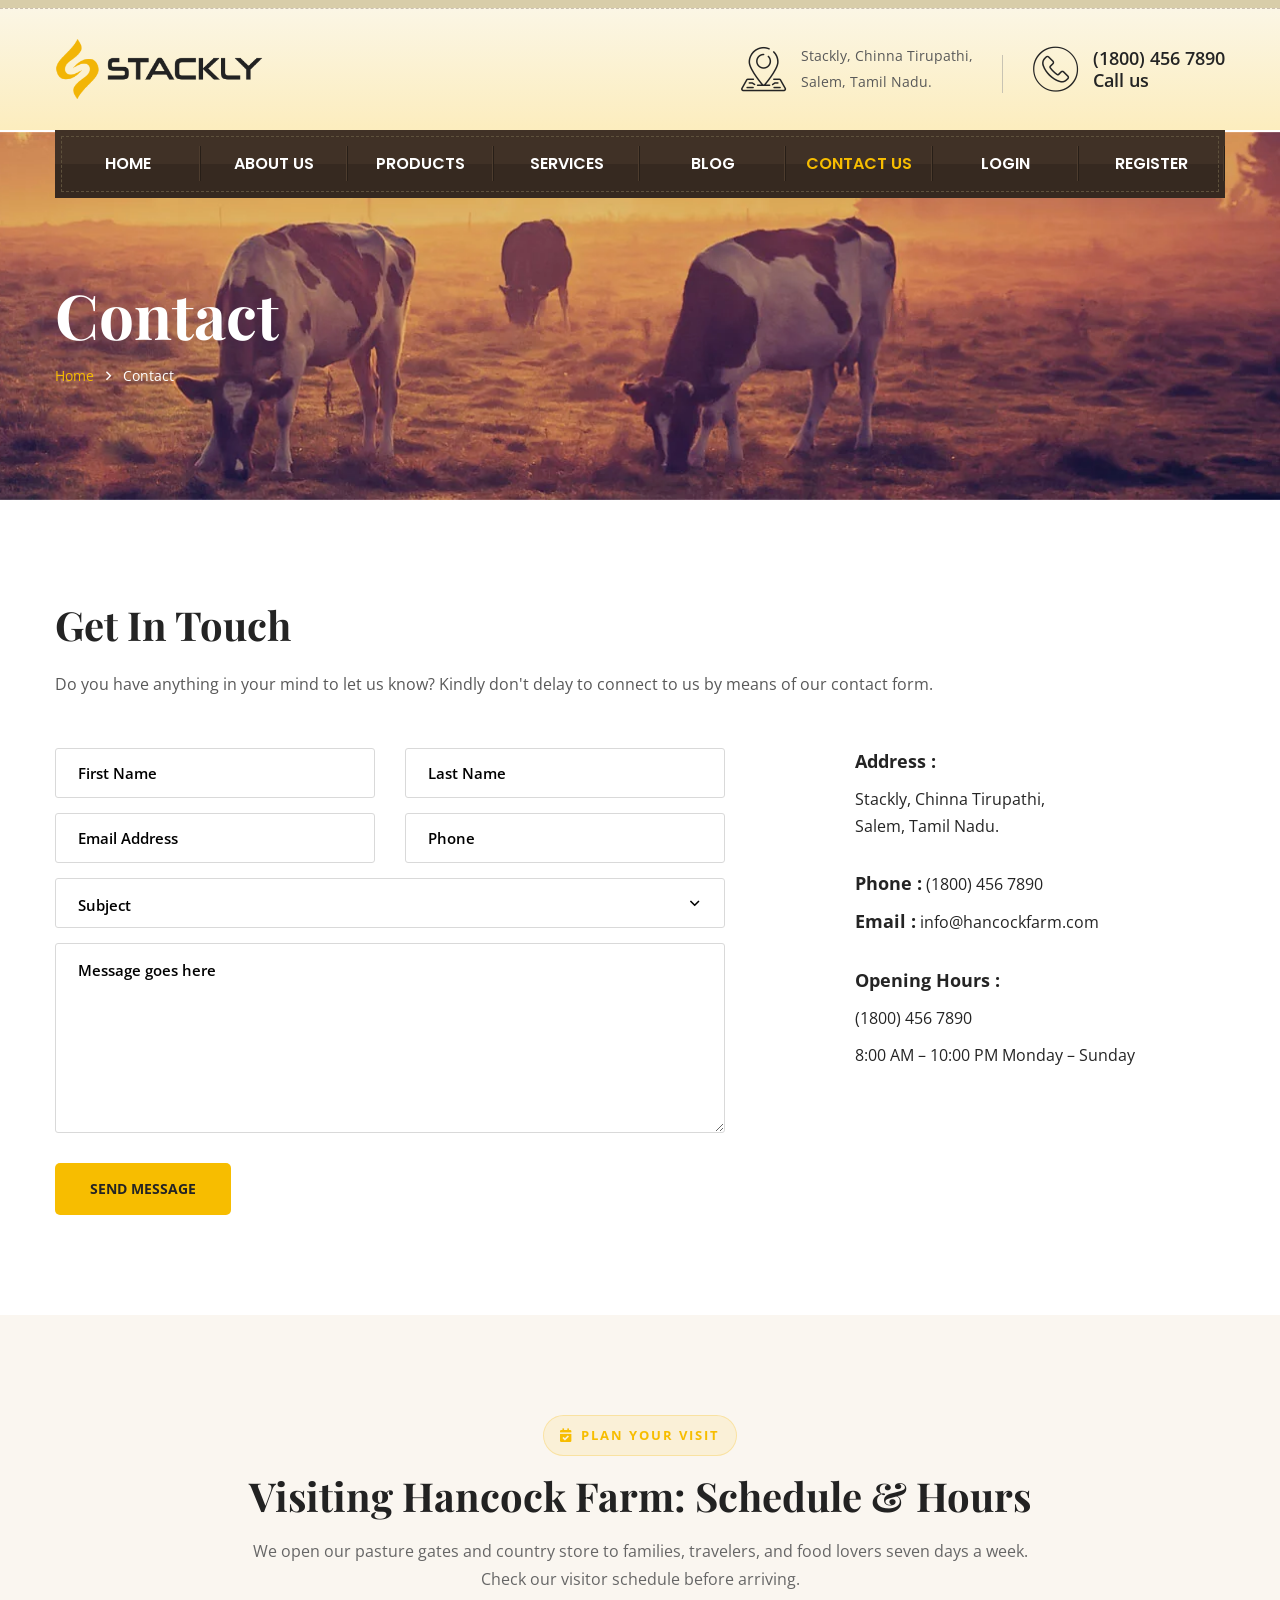
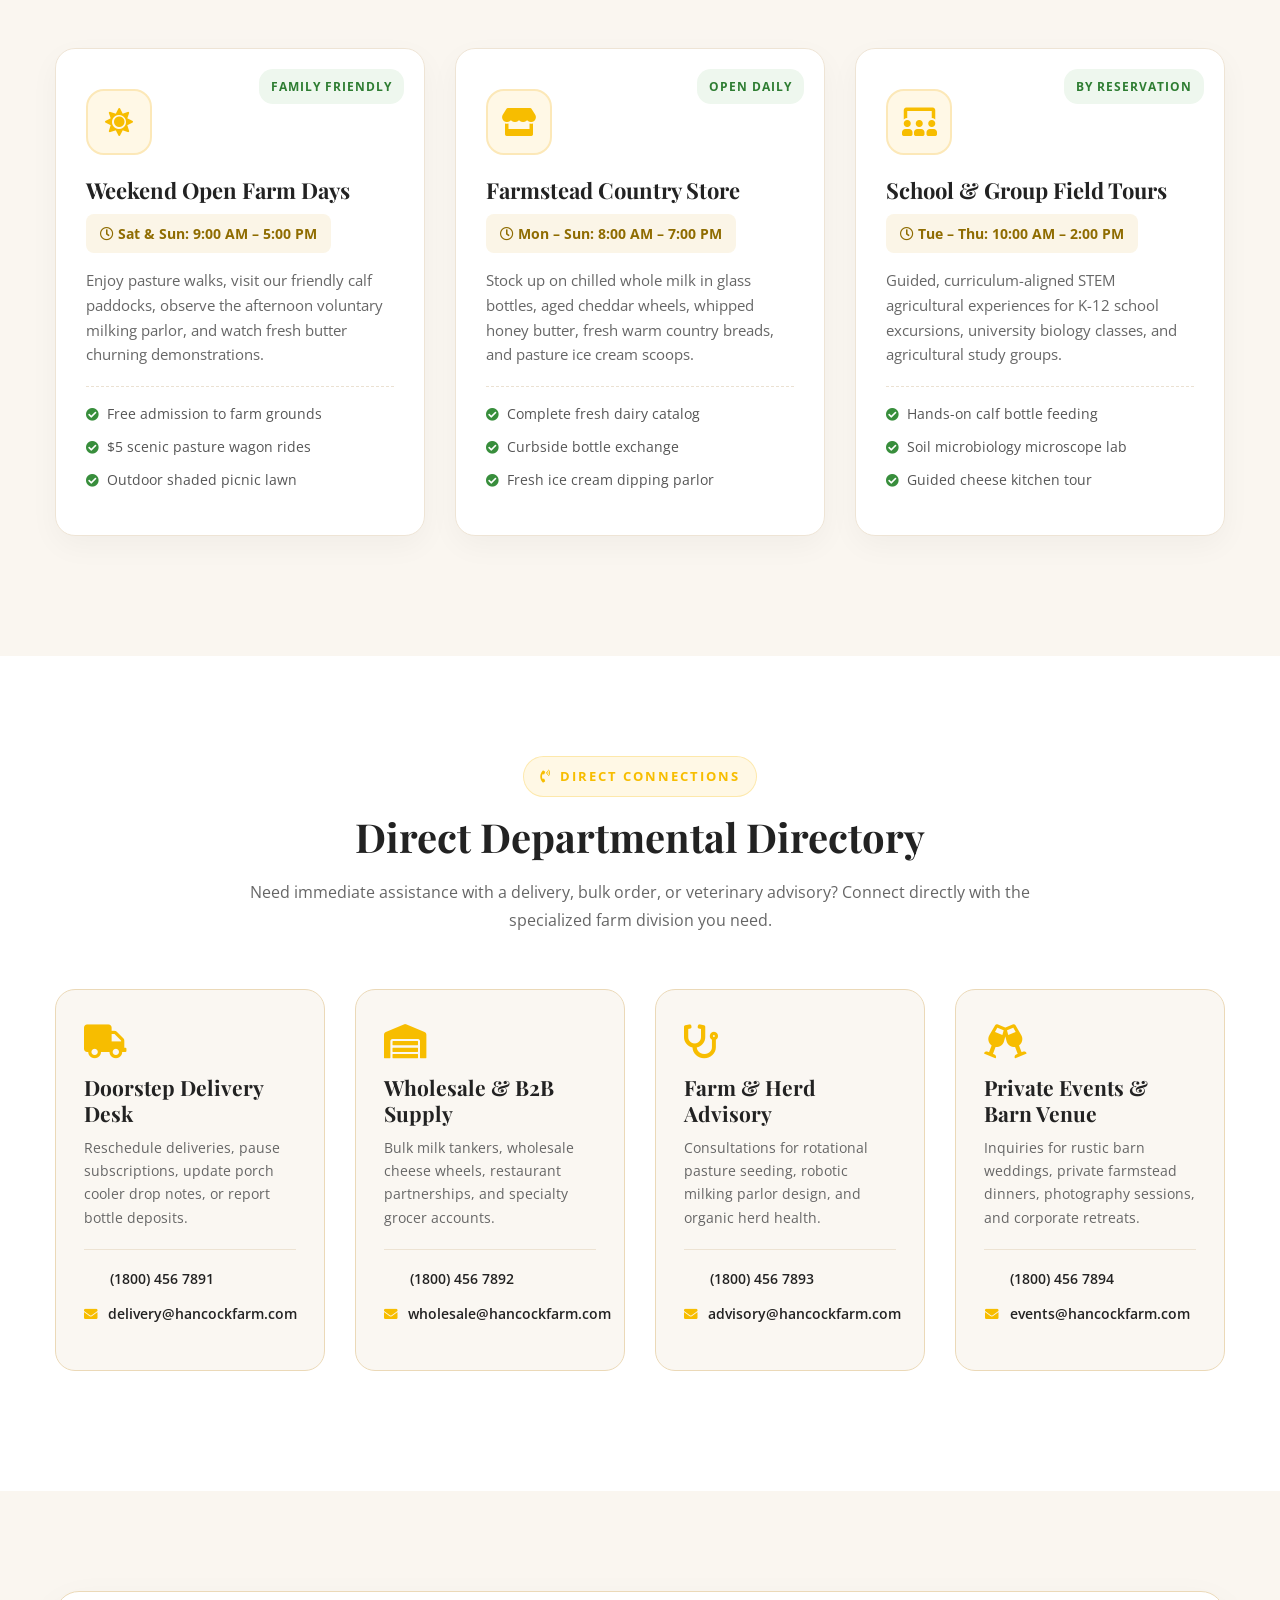
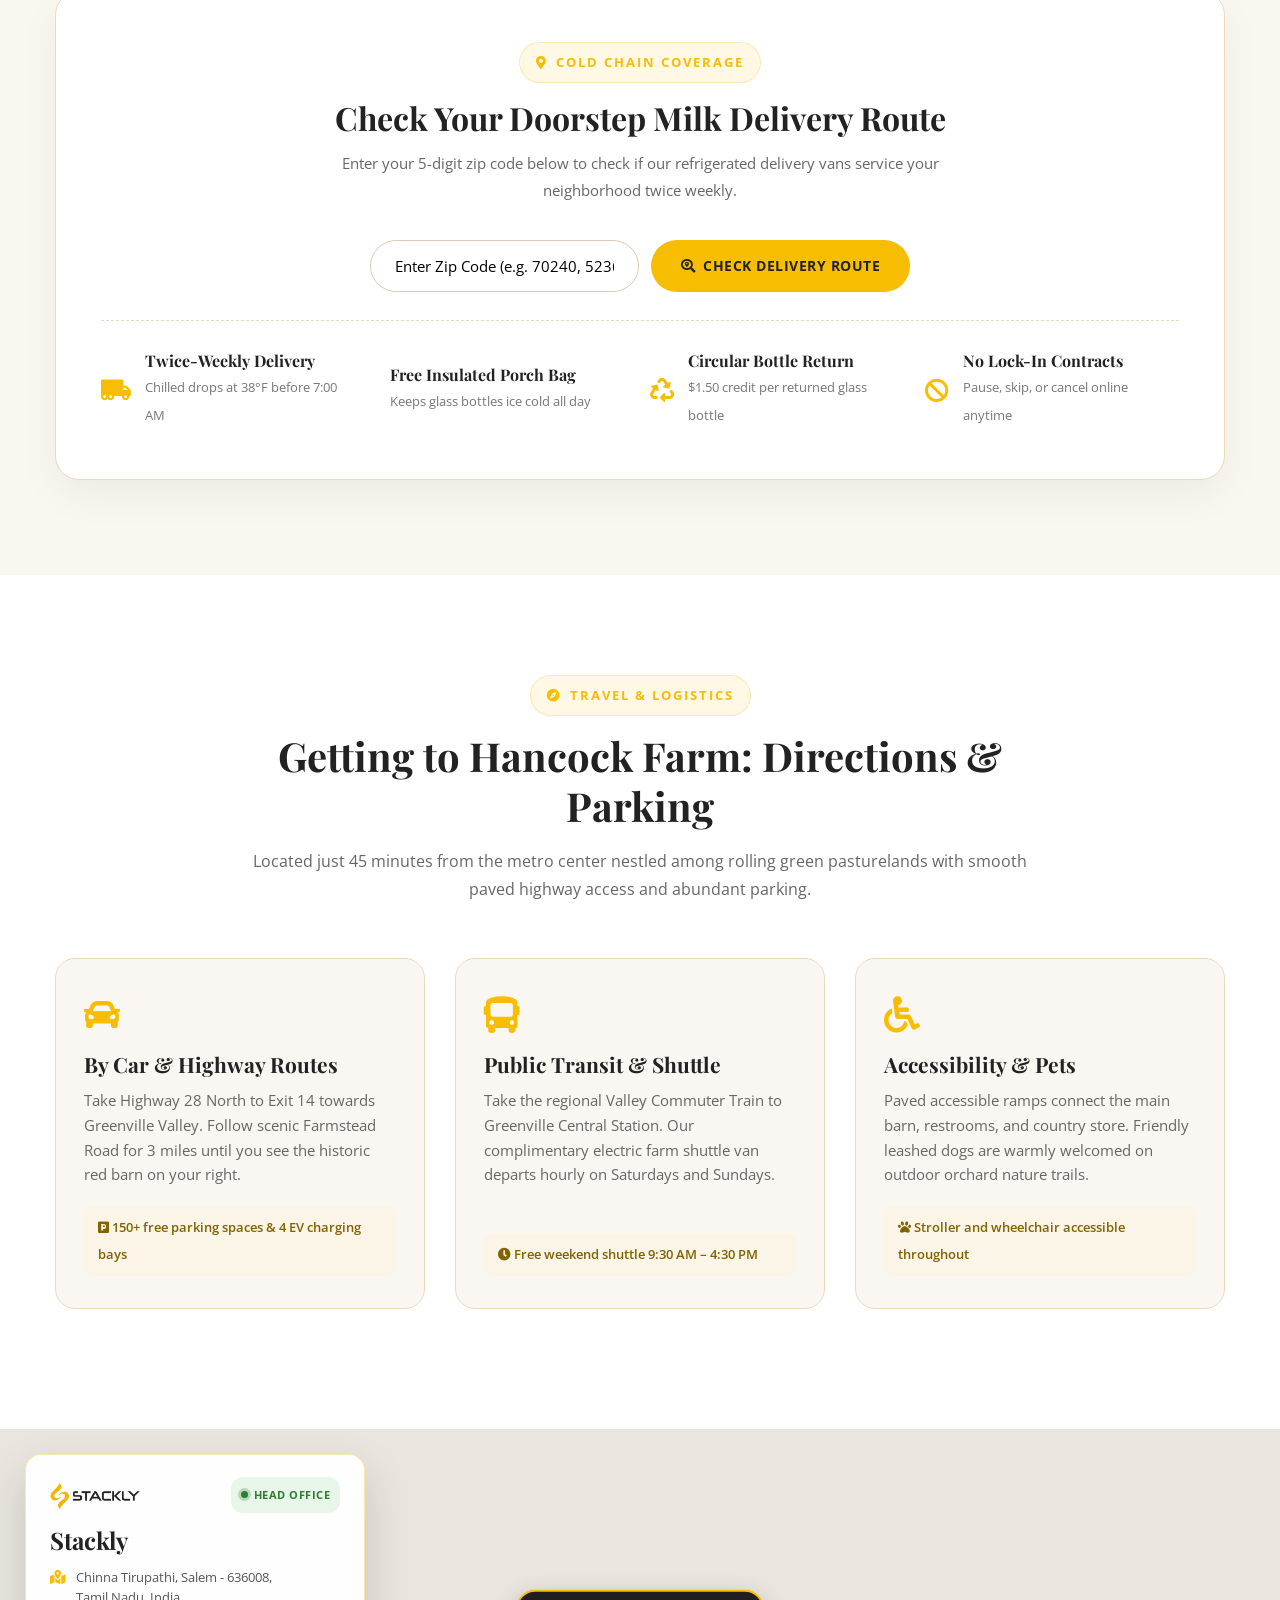
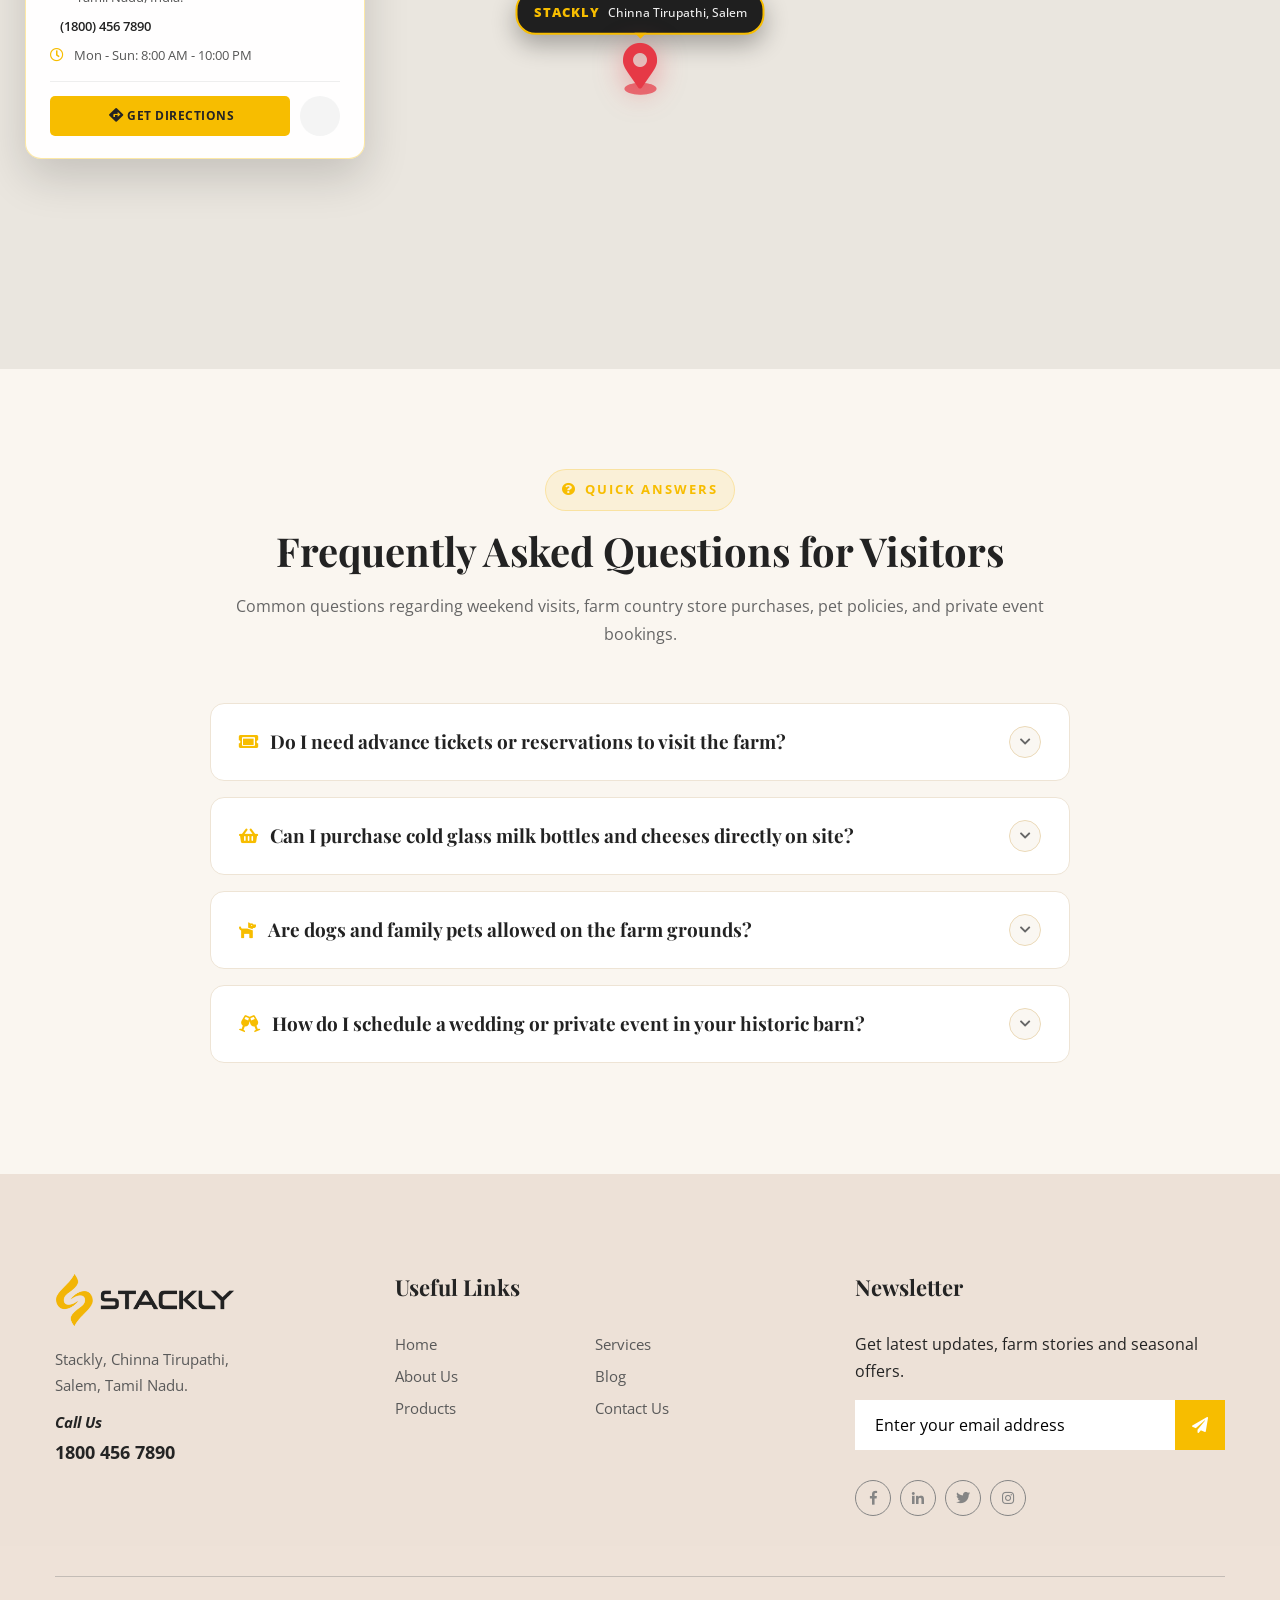
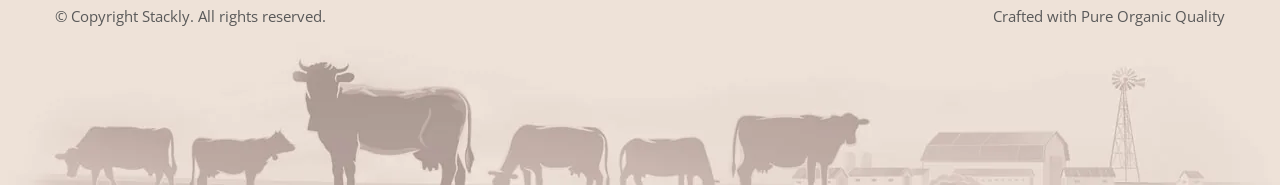
<file: contact.html>
<!DOCTYPE html>
<html lang="en">
<head>
<meta charset="utf-8">
<title>Contact Us | Stackly - Visit Our Pastures &amp; Store</title>
<!-- Stylesheets -->
<link href="css/bootstrap.css" rel="stylesheet">
<link href="css/style.css" rel="stylesheet">
<!-- Responsive File -->
<link href="css/responsive.css" rel="stylesheet">
<!-- Color File -->
<link href="css/color.css" rel="stylesheet">
<!-- Custom Styles for 5 Extra Sections -->
<link href="css/custom-contact.css" rel="stylesheet">

<link href="https://fonts.googleapis.com/css2?family=Open+Sans:wght@300;400;600;700&family=Playfair+Display:ital,wght@0,400;0,500;0,600;0,700;1,700&family=Poppins:wght@400;500;600;700&display=swap" rel="stylesheet">

<link rel="shortcut icon" href="images/favicon.webp" type="image/x-icon">
<link rel="icon" href="images/favicon.webp" type="image/x-icon">

<!-- Responsive -->
<meta http-equiv="X-UA-Compatible" content="IE=edge">
<meta name="viewport" content="width=device-width, initial-scale=1.0, maximum-scale=1.0, user-scalable=0">
<!--[if lt IE 9]><script src="https://cdnjs.cloudflare.com/ajax/libs/html5shiv/3.7.3/html5shiv.js"></script><![endif]-->
<!--[if lt IE 9]><script src="js/respond.js"></script><![endif]-->
</head>

<body>

<div class="page-wrapper">
    <!-- Preloader -->
    <div class="loader-wrap">
        <div class="preloader"><div class="preloader-close">Preloader Close</div></div>
        <div class="layer layer-one"><span class="overlay"></span></div>
        <div class="layer layer-two"><span class="overlay"></span></div>        
        <div class="layer layer-three"><span class="overlay"></span></div>        
    </div>

    <!-- Main Header -->
    <header class="main-header header-style-one">

        <!-- Header Upper -->
        <div class="header-upper">
            <div class="auto-container">
                <div class="inner-container">
                    <!--Logo-->
                    <div class="logo-box">
                        <div class="logo"><a href="index.html"><img src="images/logo.webp" alt="Stackly Logo"></a></div>
                    </div>
                    <!-- Mobile Current Page Indicator -->
                    <div class="mobile-page-indicator">
                        <span class="mobile-page-badge"><span class="badge-dot"></span> Contact Us</span>
                    </div>
                    <div class="contact-info">
                        <div class="single-info">
                            <div class="icon"><span class="flaticon-null-1"></span></div>
                            <div class="text">Stackly, Chinna Tirupathi, <br>Salem, Tamil Nadu.</div>
                        </div>
                        <div class="single-info">
                            <div class="icon"><span class="flaticon-null-2"></span></div>
                            <h5>(1800) 456 7890 <br>Call us</h5>
                        </div>
                    </div>
                    <!-- Mobile Navigation Toggler (Same Line as Logo) -->
                    <div class="mobile-nav-toggler"><img src="images/icon-bar.webp" alt="Toggle Menu"></div>
                </div>
            </div>
        </div>
        <!--End Header Upper-->

        <!-- Main Menu -->
        <div class="main-menu">
            <div class="auto-container">
                <div class="inner-container">
                    <span class="border-shape"></span>
                    <!--Nav Box-->
                    <div class="nav-outer">
                        <!--Mobile Navigation Toggler-->
                        <div class="mobile-nav-toggler"><img src="images/icon-bar.webp" alt="Toggle Menu"></div>

                        <!-- Main Menu -->
                        <nav class="main-menu navbar-expand-md navbar-light">
                            <div class="collapse navbar-collapse show clearfix" id="navbarSupportedContent">
                                <ul class="navigation">
                                    <li><a href="index.html">Home</a></li>
                                    <li><a href="about.html">About Us</a></li>
                                    <li><a href="products.html">Products</a></li>
                                    <li><a href="services.html">Services</a></li>
                                    <li><a href="blog.html">Blog</a></li>
                                    <li class="current"><a href="contact.html">Contact Us</a></li>
                                    <li class="nav-auth-item nav-login-item"><a href="login.html">Login</a></li>
                                    <li class="nav-auth-item nav-register-item"><a href="register.html">Register</a></li>
                                    <li class="nav-auth-item nav-dashboard-item" style="display: none;"><a href="dashboard.html">Dashboard</a></li>
                                </ul>
                            </div>
                        </nav>
                    </div>
                </div>
            </div>
        </div>

        <!-- Sticky Header  -->
        <div class="sticky-header main-menu">
            <div class="auto-container">
                <div class="inner-container">
                    <div class="nav-outer">
                        <span class="border-shape"></span>
                        <!-- Main Menu -->
                        <nav class="main-menu">
                            <!--Keep This Empty / Menu will come through Javascript-->
                        </nav>
                    </div>                        
                </div>
            </div>
        </div><!-- End Sticky Menu -->

        <!-- Mobile Menu  -->
        <div class="mobile-menu">
            <div class="menu-backdrop"></div>
            <div class="close-btn"><span class="icon flaticon-remove"></span></div>
            
            <nav class="menu-box">
                <div class="nav-logo"><a href="index.html"><img src="images/logo-three.webp" alt="Stackly Logo"></a></div>
                <div class="menu-outer"><!--Menu Will Come Via Javascript--></div>

            </nav>
        </div><!-- End Mobile Menu -->

        <div class="nav-overlay">
            <div class="cursor"></div>
            <div class="cursor-follower"></div>
        </div>
    </header>
    <!-- End Main Header -->
    
    <!--Search Popup-->
    <div id="search-popup" class="search-popup">
        <div class="close-search theme-btn"><span class="flaticon-remove"></span></div>
        <div class="popup-inner">
            <div class="overlay-layer"></div>
            <div class="search-form">
                <form method="post" action="contact.html">
                    <div class="form-group">
                        <fieldset>
                            <input type="search" class="form-control" name="search-input" value="" placeholder="Search..." required >
                            <input type="submit" value="Search Now!" class="theme-btn">
                        </fieldset>
                    </div>
                </form>
                <br>
                <h3>Recent Search Keywords</h3>
                <ul class="recent-searches">
                    <li><a href="#">Farm Visit Hours</a></li>
                    <li><a href="#">Bottle Delivery Route</a></li>
                    <li><a href="#">Country Store Hours</a></li>
                    <li><a href="#">Barn Tour Booking</a></li>
                    <li><a href="#">Wholesale Milk Orders</a></li>
                </ul>
            </div>
        </div>
    </div>

    <!-- Page Title -->
    <section class="page-title" style="background-image:url(images/bg-7.webp)">
        <div class="auto-container">
            <h2>Contact</h2>
            <ul class="page-breadcrumb">
                <li><a href="index.html">Home</a></li>
                <li>Contact</li>
            </ul>
        </div>
    </section>

    <!-- Contact Section (Original Section from Screenshot: Get In Touch) -->
    <section class="contact-section style-two">
        <div class="auto-container">
            <div class="sec-title">
                <h2>Get In Touch</h2>
                <div class="text">Do you have anything in your mind to let us know? Kindly don't delay to connect to us by means of our contact form.</div>
            </div>
            <div class="row">
                <div class="col-lg-7">
                    <form method="post" action="contact.html" class="contact-form" id="contactForm" onsubmit="return handleContactFormSubmit(event, this);">
                        <div class="row">
                            <div class="col-md-6 form-group">
                                <input type="text" name="firstname" id="firstname" placeholder="First Name" required="" autocomplete="given-name"
                                       pattern="^[^0-9]+$" title="Numbers are not allowed in name"
                                       onkeydown="if(!event.ctrlKey && !event.altKey && !event.metaKey && /[0-9]/.test(event.key)){event.preventDefault(); showInputWarning(this, 'Numbers are not allowed in name field');}"
                                       oninput="if(/[0-9]/.test(this.value)){showInputWarning(this, 'Numbers are not allowed in name field');} this.value = this.value.replace(/[0-9]/g, '');">
                                <div class="field-validation-msg" id="firstname-error"><i class="fas fa-exclamation-circle"></i> Numbers are not allowed in name field</div>
                            </div>

                            <div class="col-md-6 form-group">
                                <input type="text" name="lastname" id="lastname" placeholder="Last Name" required="" autocomplete="family-name"
                                       pattern="^[^0-9]+$" title="Numbers are not allowed in name"
                                       onkeydown="if(!event.ctrlKey && !event.altKey && !event.metaKey && /[0-9]/.test(event.key)){event.preventDefault(); showInputWarning(this, 'Numbers are not allowed in name field');}"
                                       oninput="if(/[0-9]/.test(this.value)){showInputWarning(this, 'Numbers are not allowed in name field');} this.value = this.value.replace(/[0-9]/g, '');">
                                <div class="field-validation-msg" id="lastname-error"><i class="fas fa-exclamation-circle"></i> Numbers are not allowed in name field</div>
                            </div>
                            
                            <div class="col-md-6 form-group">
                                <input type="email" name="email" id="email" placeholder="Email Address" required="" autocomplete="email">
                            </div>

                            <div class="col-md-6 form-group">
                                <input type="tel" name="phone" id="phone" placeholder="Phone" required="" inputmode="tel" autocomplete="tel"
                                       pattern="^[^a-zA-Z]+$" title="Alphabets are not allowed in phone number"
                                       onkeydown="if(!event.ctrlKey && !event.altKey && !event.metaKey && /[a-zA-Z]/.test(event.key)){event.preventDefault(); showInputWarning(this, 'Alphabets are not allowed in number field');}"
                                       oninput="if(/[a-zA-Z]/.test(this.value)){showInputWarning(this, 'Alphabets are not allowed in number field');} this.value = this.value.replace(/[a-zA-Z]/g, '');">
                                <div class="field-validation-msg" id="phone-error"><i class="fas fa-exclamation-circle"></i> Alphabets are not allowed in number field</div>
                            </div>

                            <div class="col-md-12 form-group">
                                <select class="selectpicker" name="subject">
                                    <option value="*">Subject</option>
                                    <option value="1">Home Milk Delivery</option>
                                    <option value="2">Farm Tour Booking</option>
                                    <option value="3">Wholesale Dairy Orders</option>
                                    <option value="4">General Farm Inquiry</option>
                                </select>
                            </div>

                            <div class="col-md-12 form-group-two">
                                <textarea name="message" placeholder="Message goes here" required=""></textarea>
                            </div>
    
                            <div class="col-md-12 form-group">
                                <button class="theme-btn btn-style-one style-two" type="submit" name="submit-form"><span class="btn-title">SEND MESSAGE</span></button>                                
                            </div>
                        </div>
                    </form>
                </div>
                <div class="col-lg-4 offset-lg-1">
                    <div class="contact-info-block">
                        <ul class="inner-box">
                            <li><strong>Address :</strong></li>
                            <li>Stackly, Chinna Tirupathi, <br>Salem, Tamil Nadu.</li>
                        </ul>
                    </div>
                    <div class="contact-info-block">
                        <ul class="inner-box">
                            <li><strong>Phone :</strong> (1800) 456 7890</li>
                            <li><strong>Email :</strong> info@hancockfarm.com</li>
                        </ul>
                    </div>
                    <div class="contact-info-block">
                        <ul class="inner-box">
                            <li><strong>Opening Hours :</strong> </li>
                            <li>(1800) 456 7890</li>
                            <li>8:00 AM – 10:00 PM Monday – Sunday</li>
                        </ul>
                    </div>
                </div>
            </div>
        </div>
    </section>

    <!-- ======================================================================
         [EXTRA CONTENT 1] Open Farm Visit Schedule & Tour Hours
         ====================================================================== -->
    <section class="farm-visit-hours-section" id="farm-visit-hours">
        <div class="auto-container">
            <div class="sec-title-centered">
                <span class="sec-subtitle-badge"><i class="fas fa-calendar-check"></i> Plan Your Visit</span>
                <h2>Visiting Hancock Farm: Schedule &amp; Hours</h2>
                <div class="text">
                    We open our pasture gates and country store to families, travelers, and food lovers seven days a week. Check our visitor schedule before arriving.
                </div>
            </div>

            <div class="row">
                <!-- Card 1 -->
                <div class="col-lg-4 col-md-6">
                    <div class="visit-schedule-card wow fadeInUp" data-wow-duration="1200ms" data-wow-delay="0ms">
                        <span class="visit-card-badge">Family Friendly</span>
                        <div class="visit-icon-box">
                            <i class="fas fa-sun"></i>
                        </div>
                        <h4>Weekend Open Farm Days</h4>
                        <div class="visit-time-highlight"><i class="far fa-clock"></i> Sat &amp; Sun: 9:00 AM – 5:00 PM</div>
                        <p>Enjoy pasture walks, visit our friendly calf paddocks, observe the afternoon voluntary milking parlor, and watch fresh butter churning demonstrations.</p>
                        <ul class="visit-highlights-list">
                            <li><i class="fas fa-check-circle"></i> Free admission to farm grounds</li>
                            <li><i class="fas fa-check-circle"></i> $5 scenic pasture wagon rides</li>
                            <li><i class="fas fa-check-circle"></i> Outdoor shaded picnic lawn</li>
                        </ul>
                    </div>
                </div>

                <!-- Card 2 -->
                <div class="col-lg-4 col-md-6">
                    <div class="visit-schedule-card wow fadeInUp" data-wow-duration="1200ms" data-wow-delay="200ms">
                        <span class="visit-card-badge">Open Daily</span>
                        <div class="visit-icon-box">
                            <i class="fas fa-store"></i>
                        </div>
                        <h4>Farmstead Country Store</h4>
                        <div class="visit-time-highlight"><i class="far fa-clock"></i> Mon – Sun: 8:00 AM – 7:00 PM</div>
                        <p>Stock up on chilled whole milk in glass bottles, aged cheddar wheels, whipped honey butter, fresh warm country breads, and pasture ice cream scoops.</p>
                        <ul class="visit-highlights-list">
                            <li><i class="fas fa-check-circle"></i> Complete fresh dairy catalog</li>
                            <li><i class="fas fa-check-circle"></i> Curbside bottle exchange</li>
                            <li><i class="fas fa-check-circle"></i> Fresh ice cream dipping parlor</li>
                        </ul>
                    </div>
                </div>

                <!-- Card 3 -->
                <div class="col-lg-4 col-md-6">
                    <div class="visit-schedule-card wow fadeInUp" data-wow-duration="1200ms" data-wow-delay="400ms">
                        <span class="visit-card-badge">By Reservation</span>
                        <div class="visit-icon-box">
                            <i class="fas fa-users-class"></i>
                        </div>
                        <h4>School &amp; Group Field Tours</h4>
                        <div class="visit-time-highlight"><i class="far fa-clock"></i> Tue – Thu: 10:00 AM – 2:00 PM</div>
                        <p>Guided, curriculum-aligned STEM agricultural experiences for K-12 school excursions, university biology classes, and agricultural study groups.</p>
                        <ul class="visit-highlights-list">
                            <li><i class="fas fa-check-circle"></i> Hands-on calf bottle feeding</li>
                            <li><i class="fas fa-check-circle"></i> Soil microbiology microscope lab</li>
                            <li><i class="fas fa-check-circle"></i> Guided cheese kitchen tour</li>
                        </ul>
                    </div>
                </div>
            </div>
        </div>
    </section>

    <!-- ======================================================================
         [EXTRA CONTENT 2] Direct Departmental Directory
         ====================================================================== -->
    <section class="department-directory-section" id="department-directory">
        <div class="auto-container">
            <div class="sec-title-centered">
                <span class="sec-subtitle-badge"><i class="fas fa-phone-volume"></i> Direct Connections</span>
                <h2>Direct Departmental Directory</h2>
                <div class="text">
                    Need immediate assistance with a delivery, bulk order, or veterinary advisory? Connect directly with the specialized farm division you need.
                </div>
            </div>

            <div class="row">
                <!-- Dept 1 -->
                <div class="col-lg-3 col-md-6">
                    <div class="dept-card wow fadeInUp" data-wow-duration="1200ms" data-wow-delay="0ms">
                        <div class="dept-icon"><i class="fas fa-truck"></i></div>
                        <h4>Doorstep Delivery Desk</h4>
                        <p>Reschedule deliveries, pause subscriptions, update porch cooler drop notes, or report bottle deposits.</p>
                        <ul class="dept-contact-links">
                            <li><i class="fas fa-phone-alt"></i> <a href="tel:(1800)4567891">(1800) 456 7891</a></li>
                            <li><i class="fas fa-envelope"></i> <a href="mailto:delivery@hancockfarm.com">delivery@hancockfarm.com</a></li>
                        </ul>
                    </div>
                </div>

                <!-- Dept 2 -->
                <div class="col-lg-3 col-md-6">
                    <div class="dept-card wow fadeInUp" data-wow-duration="1200ms" data-wow-delay="200ms">
                        <div class="dept-icon"><i class="fas fa-warehouse"></i></div>
                        <h4>Wholesale &amp; B2B Supply</h4>
                        <p>Bulk milk tankers, wholesale cheese wheels, restaurant partnerships, and specialty grocer accounts.</p>
                        <ul class="dept-contact-links">
                            <li><i class="fas fa-phone-alt"></i> <a href="tel:(1800)4567892">(1800) 456 7892</a></li>
                            <li><i class="fas fa-envelope"></i> <a href="mailto:wholesale@hancockfarm.com">wholesale@hancockfarm.com</a></li>
                        </ul>
                    </div>
                </div>

                <!-- Dept 3 -->
                <div class="col-lg-3 col-md-6">
                    <div class="dept-card wow fadeInUp" data-wow-duration="1200ms" data-wow-delay="400ms">
                        <div class="dept-icon"><i class="fas fa-stethoscope"></i></div>
                        <h4>Farm &amp; Herd Advisory</h4>
                        <p>Consultations for rotational pasture seeding, robotic milking parlor design, and organic herd health.</p>
                        <ul class="dept-contact-links">
                            <li><i class="fas fa-phone-alt"></i> <a href="tel:(1800)4567893">(1800) 456 7893</a></li>
                            <li><i class="fas fa-envelope"></i> <a href="mailto:advisory@hancockfarm.com">advisory@hancockfarm.com</a></li>
                        </ul>
                    </div>
                </div>

                <!-- Dept 4 -->
                <div class="col-lg-3 col-md-6">
                    <div class="dept-card wow fadeInUp" data-wow-duration="1200ms" data-wow-delay="600ms">
                        <div class="dept-icon"><i class="fas fa-glass-cheers"></i></div>
                        <h4>Private Events &amp; Barn Venue</h4>
                        <p>Inquiries for rustic barn weddings, private farmstead dinners, photography sessions, and corporate retreats.</p>
                        <ul class="dept-contact-links">
                            <li><i class="fas fa-phone-alt"></i> <a href="tel:(1800)4567894">(1800) 456 7894</a></li>
                            <li><i class="fas fa-envelope"></i> <a href="mailto:events@hancockfarm.com">events@hancockfarm.com</a></li>
                        </ul>
                    </div>
                </div>
            </div>
        </div>
    </section>

    <!-- ======================================================================
         [EXTRA CONTENT 3] Doorstep Milk Route Delivery Zone Checker
         ====================================================================== -->
    <section class="delivery-checker-section" id="delivery-checker">
        <div class="auto-container">
            <div class="checker-wrapper wow fadeInUp" data-wow-duration="1200ms">
                <div class="checker-header">
                    <span class="sec-subtitle-badge"><i class="fas fa-map-marker-alt"></i> Cold Chain Coverage</span>
                    <h3>Check Your Doorstep Milk Delivery Route</h3>
                    <p>Enter your 5-digit zip code below to check if our refrigerated delivery vans service your neighborhood twice weekly.</p>
                </div>

                <form class="zip-checker-form" id="zipCheckerForm">
                    <input type="text" id="zipInput" placeholder="Enter Zip Code (e.g. 70240, 52364)" maxlength="10" required>
                    <button type="submit"><i class="fas fa-search-location"></i> Check Delivery Route</button>
                </form>

                <div id="zone-result" class="zone-result-box"></div>

                <div class="checker-features-grid">
                    <div class="checker-feature-item">
                        <i class="fas fa-truck-moving"></i>
                        <div>
                            <h6>Twice-Weekly Delivery</h6>
                            <span>Chilled drops at 38°F before 7:00 AM</span>
                        </div>
                    </div>
                    <div class="checker-feature-item">
                        <i class="fas fa-box-tissue"></i>
                        <div>
                            <h6>Free Insulated Porch Bag</h6>
                            <span>Keeps glass bottles ice cold all day</span>
                        </div>
                    </div>
                    <div class="checker-feature-item">
                        <i class="fas fa-recycle"></i>
                        <div>
                            <h6>Circular Bottle Return</h6>
                            <span>$1.50 credit per returned glass bottle</span>
                        </div>
                    </div>
                    <div class="checker-feature-item">
                        <i class="fas fa-ban"></i>
                        <div>
                            <h6>No Lock-In Contracts</h6>
                            <span>Pause, skip, or cancel online anytime</span>
                        </div>
                    </div>
                </div>
            </div>
        </div>
    </section>

    <!-- ======================================================================
         [EXTRA CONTENT 4] Travel Directions, Transport & Parking Guide
         ====================================================================== -->
    <section class="farm-directions-section" id="directions-guide">
        <div class="auto-container">
            <div class="sec-title-centered">
                <span class="sec-subtitle-badge"><i class="fas fa-compass"></i> Travel &amp; Logistics</span>
                <h2>Getting to Hancock Farm: Directions &amp; Parking</h2>
                <div class="text">
                    Located just 45 minutes from the metro center nestled among rolling green pasturelands with smooth paved highway access and abundant parking.
                </div>
            </div>

            <div class="row">
                <!-- Card 1 -->
                <div class="col-lg-4 col-md-6">
                    <div class="direction-card wow fadeInUp" data-wow-duration="1200ms" data-wow-delay="0ms">
                        <div class="direction-icon"><i class="fas fa-car"></i></div>
                        <h4>By Car &amp; Highway Routes</h4>
                        <p>Take Highway 28 North to Exit 14 towards Greenville Valley. Follow scenic Farmstead Road for 3 miles until you see the historic red barn on your right.</p>
                        <div class="direction-tip"><i class="fas fa-parking"></i> 150+ free parking spaces &amp; 4 EV charging bays</div>
                    </div>
                </div>

                <!-- Card 2 -->
                <div class="col-lg-4 col-md-6">
                    <div class="direction-card wow fadeInUp" data-wow-duration="1200ms" data-wow-delay="200ms">
                        <div class="direction-icon"><i class="fas fa-bus"></i></div>
                        <h4>Public Transit &amp; Shuttle</h4>
                        <p>Take the regional Valley Commuter Train to Greenville Central Station. Our complimentary electric farm shuttle van departs hourly on Saturdays and Sundays.</p>
                        <div class="direction-tip"><i class="fas fa-clock"></i> Free weekend shuttle 9:30 AM – 4:30 PM</div>
                    </div>
                </div>

                <!-- Card 3 -->
                <div class="col-lg-4 col-md-6">
                    <div class="direction-card wow fadeInUp" data-wow-duration="1200ms" data-wow-delay="400ms">
                        <div class="direction-icon"><i class="fas fa-wheelchair"></i></div>
                        <h4>Accessibility &amp; Pets</h4>
                        <p>Paved accessible ramps connect the main barn, restrooms, and country store. Friendly leashed dogs are warmly welcomed on outdoor orchard nature trails.</p>
                        <div class="direction-tip"><i class="fas fa-paw"></i> Stroller and wheelchair accessible throughout</div>
                    </div>
                </div>
            </div>
        </div>
    </section>

    <!-- Map Section (Original Map Section with Custom Location Marker) -->
    <section class="map-section">
        <div class="contact-map">
            <iframe src="https://maps.google.com/maps?q=Chinna+Tirupathi,+Salem,+Tamil+Nadu&amp;t=&amp;z=15&amp;ie=UTF8&amp;iwloc=&amp;output=embed" width="100%" height="540" style="border:0;" allowfullscreen="" loading="lazy"></iframe>

            <!-- Map Center Location Marker Pin -->
            <div class="map-center-pin-container">
                <div class="map-marker-pin-wrap">
                    <div class="map-pin-pulse-wave"></div>
                    <div class="map-pin-pulse-wave-two"></div>
                    <div class="map-pin-tooltip">
                        <span class="tooltip-brand">STACKLY</span>
                        <span class="tooltip-sub">Chinna Tirupathi, Salem</span>
                    </div>
                    <div class="map-marker-pin">
                        <i class="fas fa-map-marker-alt"></i>
                    </div>
                </div>
            </div>

            <!-- Floating Location Info Card -->
            <div class="map-location-card wow fadeInLeft" data-wow-duration="1000ms">
                <div class="map-card-header">
                    <div class="map-card-logo">
                        <img src="images/logo.webp" alt="Stackly Logo" style="max-height: 26px;">
                    </div>
                    <span class="status-live-pill"><span class="live-dot"></span> Head Office</span>
                </div>
                <h4 class="map-card-title">Stackly</h4>
                <div class="map-card-address">
                    <i class="fas fa-map-marked-alt text-theme"></i>
                    <span>Chinna Tirupathi, Salem - 636008,<br>Tamil Nadu, India.</span>
                </div>
                <div class="map-card-phone">
                    <i class="fas fa-phone-alt text-theme"></i>
                    <a href="tel:18004567890">(1800) 456 7890</a>
                </div>
                <div class="map-card-hours">
                    <i class="far fa-clock text-theme"></i>
                    <span>Mon - Sun: 8:00 AM - 10:00 PM</span>
                </div>
                <div class="map-card-actions">
                    <a href="https://www.google.com/maps/dir/?api=1&amp;destination=Chinna+Tirupathi,+Salem,+Tamil+Nadu" target="_blank" rel="noopener noreferrer" class="theme-btn btn-style-one style-two btn-sm">
                        <span class="btn-title"><i class="fas fa-directions"></i> Get Directions</span>
                    </a>
                    <a href="tel:18004567890" class="map-call-btn" title="Call Stackly">
                        <i class="fas fa-phone-alt"></i>
                    </a>
                </div>
            </div>
        </div>
    </section>

    <!-- ======================================================================
         [EXTRA CONTENT 5] Frequently Asked Visitor & Contact Questions
         ====================================================================== -->
    <section class="visitor-faq-section" id="visitor-faq">
        <div class="auto-container">
            <div class="sec-title-centered">
                <span class="sec-subtitle-badge"><i class="fas fa-question-circle"></i> Quick Answers</span>
                <h2>Frequently Asked Questions for Visitors</h2>
                <div class="text">
                    Common questions regarding weekend visits, farm country store purchases, pet policies, and private event bookings.
                </div>
            </div>

            <div class="visitor-faq-wrapper" style="max-width: 860px; margin: 0 auto;">
                <!-- FAQ 1 -->
                <div class="visitor-faq-item">
                    <div class="visitor-faq-header">
                        <div class="visitor-faq-title">
                            <i class="fas fa-ticket-alt"></i>
                            Do I need advance tickets or reservations to visit the farm?
                        </div>
                        <div class="visitor-faq-toggle"><i class="fas fa-chevron-down"></i></div>
                    </div>
                    <div class="visitor-faq-body">
                        <div class="visitor-faq-inner">
                            No tickets or reservations are required for general admission! Visiting our Farm Country Store, picnic meadow, and viewing the calves from the fence line is 100% free and open to everyone. If you wish to join specialized cheese making classes or large school group tours, advance booking online is recommended.
                        </div>
                    </div>
                </div>

                <!-- FAQ 2 -->
                <div class="visitor-faq-item">
                    <div class="visitor-faq-header">
                        <div class="visitor-faq-title">
                            <i class="fas fa-shopping-basket"></i>
                            Can I purchase cold glass milk bottles and cheeses directly on site?
                        </div>
                        <div class="visitor-faq-toggle"><i class="fas fa-chevron-down"></i></div>
                    </div>
                    <div class="visitor-faq-body">
                        <div class="visitor-faq-inner">
                            Yes! Our on-site Farm Country Store is open seven days a week from 8:00 AM to 7:00 PM. We stock our complete assortment of fresh organic whole milk in returnable glass bottles, heavy clotted cream, aged farmhouse cheeses, cultured butter, raw wildflower honey, and artisan ice cream scoops.
                        </div>
                    </div>
                </div>

                <!-- FAQ 3 -->
                <div class="visitor-faq-item">
                    <div class="visitor-faq-header">
                        <div class="visitor-faq-title">
                            <i class="fas fa-dog"></i>
                            Are dogs and family pets allowed on the farm grounds?
                        </div>
                        <div class="visitor-faq-toggle"><i class="fas fa-chevron-down"></i></div>
                    </div>
                    <div class="visitor-faq-body">
                        <div class="visitor-faq-inner">
                            Well-behaved, leashed dogs are warmly welcomed on our outdoor orchard trails and grassy picnic areas. To maintain bio-security and animal welfare standards, pets are not allowed inside active dairy milking barns, cheese processing areas, or calf nurseries.
                        </div>
                    </div>
                </div>

                <!-- FAQ 4 -->
                <div class="visitor-faq-item">
                    <div class="visitor-faq-header">
                        <div class="visitor-faq-title">
                            <i class="fas fa-glass-cheers"></i>
                            How do I schedule a wedding or private event in your historic barn?
                        </div>
                        <div class="visitor-faq-toggle"><i class="fas fa-chevron-down"></i></div>
                    </div>
                    <div class="visitor-faq-body">
                        <div class="visitor-faq-inner">
                            Our 1920s timber barn accommodates up to 220 guests for weddings, farm-to-table dinners, and corporate gatherings. Please contact our events director directly at <a href="mailto:events@hancockfarm.com" style="color: #f7bd00; font-weight: 700;">events@hancockfarm.com</a> or call (1800) 456 7894 to schedule an on-site walkthrough.
                        </div>
                    </div>
                </div>
            </div>
        </div>
    </section>

    <!-- Main Footer -->
    <footer class="main-footer" style="background-image: url(images/bg-6.webp);">
        <div class="auto-container">
            <!--Widgets Section-->
            <div class="widgets-section">
                <div class="row clearfix">
                    
                    <!--Column-->
                    <div class="column col-lg-4">
                        <div class="widget about-widget">
                            <div class="logo"><a href="index.html"><img src="images/logo.webp" alt="Stackly Logo"></a></div>
                            <div class="text">Stackly, Chinna Tirupathi, <br>Salem, Tamil Nadu.</div>
                            <h5>Call Us </h5>
                            <h4>1800 456 7890</h4>
                        </div>     
                    </div>
                    
                    <!--Column-->
                    <div class="column col-lg-4">
                        <div class="footer-widget links-widget">
                            <h3 class="widget-title">Useful Links</h3>
                            <div class="widget-content">
                                <div class="row">
                                    <div class="col-md-6">
                                        <ul>
                                            <li><a href="index.html">Home</a></li>
                                            <li><a href="about.html">About Us</a></li>
                                            <li><a href="products.html">Products</a></li>
                                        </ul>
                                    </div>
                                    <div class="col-md-6">
                                        <ul>
                                            <li><a href="services.html">Services</a></li>
                                            <li><a href="blog.html">Blog</a></li>
                                            <li><a href="contact.html">Contact Us</a></li>
                                        </ul>
                                    </div>
                                </div>
                            </div>
                        </div>
                    </div>
                    
                    <!--Column-->
                    <div class="column col-lg-4">
                        <div class="footer-widget newsletter-widget">
                            <h3 class="widget-title">Newsletter</h3>
                            <div class="widget-content">
                                <div class="hint">Get latest updates, farm stories and seasonal offers.</div>
                                <form action="404.html" novalidate onsubmit="window.location.href='404.html'; return false;">
                                    <input type="email" placeholder="Enter your email address">
                                    <button type="button" onclick="window.location.href='404.html';"><i class="fa fa-paper-plane"></i></button>
                                </form>
                                <div class="social-links">
                                    <ul>
                                        <li><a href="404.html" title="Facebook"><i class="fab fa-facebook-f"></i></a></li>
                                        <li><a href="404.html" title="LinkedIn"><i class="fab fa-linkedin-in"></i></a></li>
                                        <li><a href="404.html" title="Twitter"><i class="fab fa-twitter"></i></a></li>
                                        <li><a href="404.html" title="Instagram"><i class="fab fa-instagram"></i></a></li>
                                    </ul>
                                </div>
                            </div>
                        </div>
                    </div>
                    
                </div>
            </div>
        </div>
        <!-- Footer Bottom -->
        <div class="auto-container">
            <div class="footer-bottom">
                <div class="copyright">
                    <div class="row m-0 justify-content-between">
                        <div class="text">© Copyright <a href="index.html">Stackly</a>. All rights reserved.</div>
                        <div class="text">Crafted with Pure Organic Quality</div>
                    </div>
                </div>
            </div>
        </div>
    </footer>
	
</div>
<!--End pagewrapper-->


<script src="js/jquery.js"></script>
<script src="js/popper.min.js"></script>
<script src="js/bootstrap.min.js"></script>
<script src="js/bootstrap-select.min.js"></script>
<script src="js/jquery.fancybox.js"></script>
<script src="js/isotope.js"></script>
<script src="js/owl.js"></script>
<script src="js/appear.js"></script>
<script src="js/wow.js"></script>
<script src="js/lazyload.js"></script>
<script src="js/scrollbar.js"></script>
<script src="js/TweenMax.min.js"></script>
<script src="js/swiper.min.js"></script>
<script src="js/script.js"></script>

<!-- Visitor FAQ Toggle Script -->
<script>
document.addEventListener("DOMContentLoaded", function () {
    var faqItems = document.querySelectorAll(".visitor-faq-item");
    faqItems.forEach(function (item) {
        var header = item.querySelector(".visitor-faq-header");
        var body = item.querySelector(".visitor-faq-body");

        if (header && body) {
            header.addEventListener("click", function () {
                var isActive = item.classList.contains("active");

                faqItems.forEach(function (otherItem) {
                    otherItem.classList.remove("active");
                    var otherBody = otherItem.querySelector(".visitor-faq-body");
                    if (otherBody) {
                        otherBody.style.maxHeight = null;
                    }
                });

                if (!isActive) {
                    item.classList.add("active");
                    body.style.maxHeight = body.scrollHeight + "px";
                }
            });
        }
    });

    // Doorstep Milk Route Delivery Zone Checker
    var zipForm = document.getElementById("zipCheckerForm");
    if (zipForm) {
        zipForm.addEventListener("submit", function (e) {
            e.preventDefault();
            var zipInput = document.getElementById("zipInput");
            var res = document.getElementById("zone-result");
            if (zipInput && res) {
                var zip = zipInput.value.trim();
                if (zip.length >= 3) {
                    res.innerHTML = '<strong><i class="fas fa-check-circle"></i> Great News! Zip Code ' + zip + ' is Covered!</strong><br>Our refrigerated delivery van services your area every <strong>Tuesday &amp; Friday morning</strong>. Free porch cooler bag included on your first order!';
                    res.classList.add("active");
                }
            }
        });
    }
});

// Contact Form Field Validation (Strict: No numbers in name, No alphabets in phone)
var fieldWarningTimers = {};
function showInputWarning(input, message) {
    if (!input) return;
    var formGroup = input.closest ? input.closest('.form-group') : input.parentElement;
    var errorMsg = formGroup ? formGroup.querySelector('.field-validation-msg') : null;
    input.classList.add('field-error-border');
    if (errorMsg) {
        errorMsg.innerHTML = '<i class="fas fa-exclamation-circle"></i> ' + message;
        errorMsg.style.display = 'block';
    }
    var key = input.id || input.name || Math.random();
    if (fieldWarningTimers[key]) clearTimeout(fieldWarningTimers[key]);
    fieldWarningTimers[key] = setTimeout(function() {
        if (errorMsg) errorMsg.style.display = 'none';
        input.classList.remove('field-error-border');
    }, 2800);
}

function clearInputWarning(input) {
    if (!input) return;
    var formGroup = input.closest ? input.closest('.form-group') : input.parentElement;
    var errorMsg = formGroup ? formGroup.querySelector('.field-validation-msg') : null;
    if (errorMsg) errorMsg.style.display = 'none';
    input.classList.remove('field-error-border');
}

function handleContactFormSubmit(event, form) {
    if (event) event.preventDefault();
    if (!form) form = document.getElementById('contactForm');
    
    var fn = form.querySelector('[name="firstname"]');
    var ln = form.querySelector('[name="lastname"]');
    var ph = form.querySelector('[name="phone"]');

    if (fn && /[0-9]/.test(fn.value)) {
        showInputWarning(fn, 'Numbers are not allowed in name field');
        fn.focus();
        return false;
    }
    if (ln && /[0-9]/.test(ln.value)) {
        showInputWarning(ln, 'Numbers are not allowed in name field');
        ln.focus();
        return false;
    }
    if (ph && /[a-zA-Z]/.test(ph.value)) {
        showInputWarning(ph, 'Alphabets are not allowed in number field');
        ph.focus();
        return false;
    }

    alert('Thank you! Your message has been sent successfully. We will get back to you within 24 hours.');
    form.reset();
    clearInputWarning(fn);
    clearInputWarning(ln);
    clearInputWarning(ph);
    return false;
}
</script>

</body>
</html>
</file>
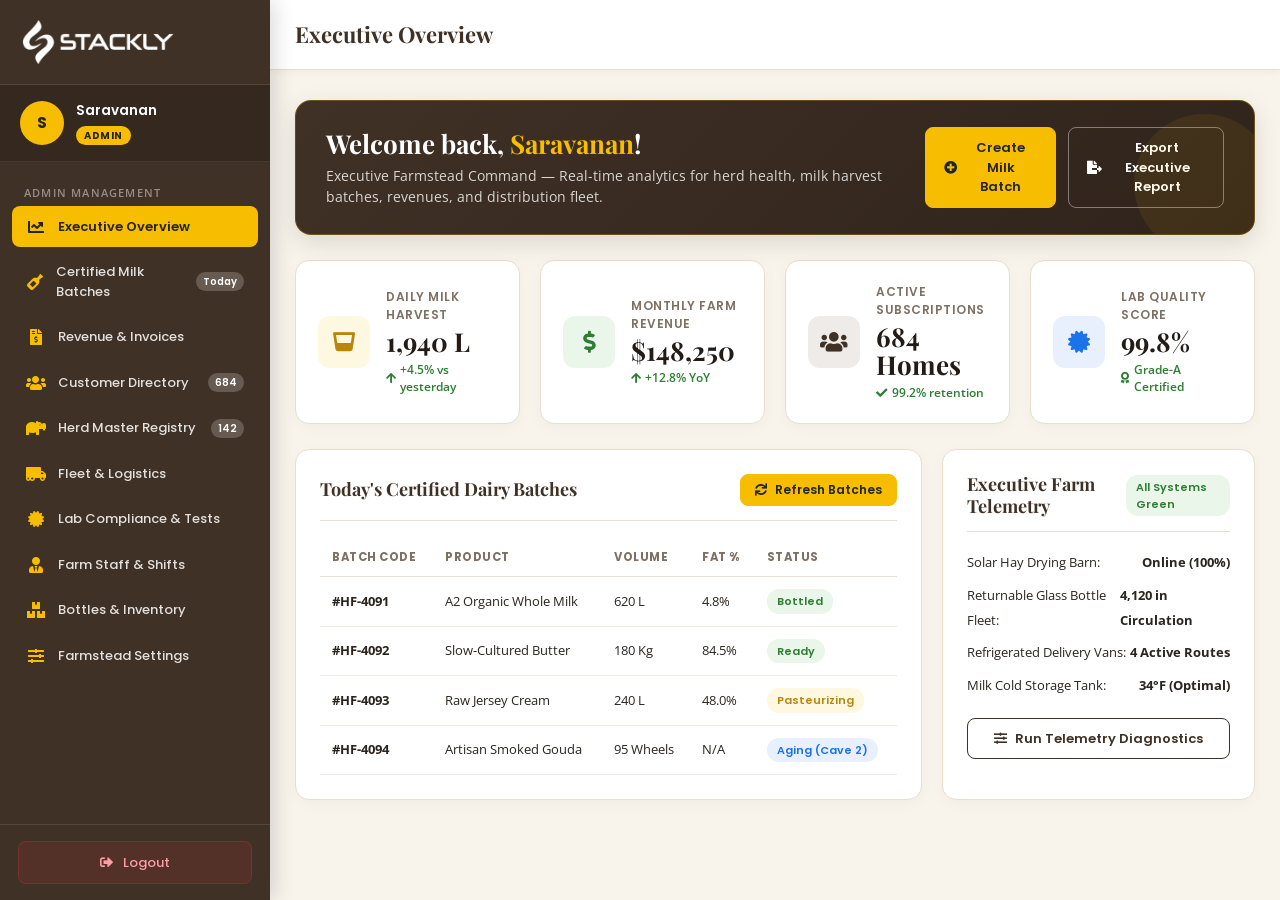
<file: dashboard.html>
<!DOCTYPE html>
<html lang="en">
<head>
<meta charset="utf-8">
<title>Dashboard | Stackly - Heritage Dairy Management Portal</title>
<!-- Stylesheets -->
<link href="css/bootstrap.css" rel="stylesheet">
<link href="css/fontawesome-all.css" rel="stylesheet">
<link href="css/custom-dashboard.css" rel="stylesheet">

<link href="https://fonts.googleapis.com/css2?family=Open+Sans:wght@300;400;600;700&family=Playfair+Display:ital,wght@0,600;0,700;1,700&family=Poppins:wght@400;500;600;700&display=swap" rel="stylesheet">

<link rel="shortcut icon" href="images/favicon.webp" type="image/x-icon">
<link rel="icon" href="images/favicon.webp" type="image/x-icon">

<meta http-equiv="X-UA-Compatible" content="IE=edge">
<meta name="viewport" content="width=device-width, initial-scale=1.0, maximum-scale=1.0, user-scalable=0">
</head>

<body class="dashboard-body">

    <!-- Mobile Sidebar Backdrop -->
    <div class="dashboard-sidebar-backdrop" id="sidebarBackdrop"></div>

    <div class="dashboard-layout">

        <!-- ==================================================================
             Sidebar (Distinct 10-Item Navigations for Admin, Farmer, Customer)
             ================================================================== -->
        <aside class="dashboard-sidebar" id="dashboardSidebar">
            <!-- Brand / Logo (Logo only - clicks to first sidebar item) -->
            <div class="sidebar-brand-box">
                <a href="javascript:void(0)" class="sidebar-logo-link" id="sidebarLogoBtn" title="Go to Dashboard Overview">
                    <img src="images/logo-three.webp" alt="Stackly Logo">
                </a>
                <button type="button" class="sidebar-close-btn" id="closeSidebarBtn" title="Close Sidebar">
                    <i class="fas fa-times"></i>
                </button>
            </div>

            <!-- User Info Card -->
            <div class="sidebar-user-card">
                <div class="user-avatar" id="sidebarUserAvatar">A</div>
                <div class="user-meta">
                    <div class="user-name" id="sidebarUserName">Eleanor Vance</div>
                    <span class="user-role-badge" id="sidebarUserRoleBadge">Admin</span>
                </div>
            </div>

            <!-- Role Nav Container: 3 distinct role sidebars, 10 items each -->
            <div class="sidebar-nav-container">

                <!-- 1. ADMIN SIDEBAR (10 ITEMS) -->
                <div class="role-nav-group active" id="navGroupAdmin" data-role="Admin">
                    <div class="sidebar-nav-label">Admin Management</div>
                    <ul class="sidebar-nav-list">
                        <li class="sidebar-nav-item">
                            <a href="#admin-overview" class="sidebar-nav-link active" data-tab="admin-overview">
                                <i class="fas fa-chart-line"></i>
                                <span>Executive Overview</span>
                            </a>
                        </li>
                        <li class="sidebar-nav-item">
                            <a href="#admin-batches" class="sidebar-nav-link" data-tab="admin-batches">
                                <i class="fas fa-wine-bottle"></i>
                                <span>Certified Milk Batches</span>
                                <span class="sidebar-badge">Today</span>
                            </a>
                        </li>
                        <li class="sidebar-nav-item">
                            <a href="#admin-revenue" class="sidebar-nav-link" data-tab="admin-revenue">
                                <i class="fas fa-file-invoice-dollar"></i>
                                <span>Revenue &amp; Invoices</span>
                            </a>
                        </li>
                        <li class="sidebar-nav-item">
                            <a href="#admin-customers" class="sidebar-nav-link" data-tab="admin-customers">
                                <i class="fas fa-users"></i>
                                <span>Customer Directory</span>
                                <span class="sidebar-badge">684</span>
                            </a>
                        </li>
                        <li class="sidebar-nav-item">
                            <a href="#admin-herd" class="sidebar-nav-link" data-tab="admin-herd">
                                <i class="fas fa-hippo"></i>
                                <span>Herd Master Registry</span>
                                <span class="sidebar-badge">142</span>
                            </a>
                        </li>
                        <li class="sidebar-nav-item">
                            <a href="#admin-logistics" class="sidebar-nav-link" data-tab="admin-logistics">
                                <i class="fas fa-truck-moving"></i>
                                <span>Fleet &amp; Logistics</span>
                            </a>
                        </li>
                        <li class="sidebar-nav-item">
                            <a href="#admin-compliance" class="sidebar-nav-link" data-tab="admin-compliance">
                                <i class="fas fa-certificate"></i>
                                <span>Lab Compliance &amp; Tests</span>
                            </a>
                        </li>
                        <li class="sidebar-nav-item">
                            <a href="#admin-staff" class="sidebar-nav-link" data-tab="admin-staff">
                                <i class="fas fa-user-tie"></i>
                                <span>Farm Staff &amp; Shifts</span>
                            </a>
                        </li>
                        <li class="sidebar-nav-item">
                            <a href="#admin-inventory" class="sidebar-nav-link" data-tab="admin-inventory">
                                <i class="fas fa-boxes"></i>
                                <span>Bottles &amp; Inventory</span>
                            </a>
                        </li>
                        <li class="sidebar-nav-item">
                            <a href="#admin-settings" class="sidebar-nav-link" data-tab="admin-settings">
                                <i class="fas fa-sliders-h"></i>
                                <span>Farmstead Settings</span>
                            </a>
                        </li>
                    </ul>
                </div>

                <!-- 2. FARMER SIDEBAR (10 ITEMS) -->
                <div class="role-nav-group" id="navGroupFarmer" data-role="Farmer">
                    <div class="sidebar-nav-label">Herdsman Operations</div>
                    <ul class="sidebar-nav-list">
                        <li class="sidebar-nav-item">
                            <a href="#farmer-overview" class="sidebar-nav-link" data-tab="farmer-overview">
                                <i class="fas fa-tractor"></i>
                                <span>Herdsman Field Overview</span>
                            </a>
                        </li>
                        <li class="sidebar-nav-item">
                            <a href="#farmer-health" class="sidebar-nav-link" data-tab="farmer-health">
                                <i class="fas fa-heartbeat"></i>
                                <span>Cow Health &amp; Veterinary</span>
                                <span class="sidebar-badge">Live</span>
                            </a>
                        </li>
                        <li class="sidebar-nav-item">
                            <a href="#farmer-milking" class="sidebar-nav-link" data-tab="farmer-milking">
                                <i class="fas fa-tachometer-alt"></i>
                                <span>Parlor Telemetry &amp; Milking</span>
                            </a>
                        </li>
                        <li class="sidebar-nav-item">
                            <a href="#farmer-pastures" class="sidebar-nav-link" data-tab="farmer-pastures">
                                <i class="fas fa-seedling"></i>
                                <span>Pastures &amp; Paddocks</span>
                                <span class="sidebar-badge">Pad #4</span>
                            </a>
                        </li>
                        <li class="sidebar-nav-item">
                            <a href="#farmer-feed" class="sidebar-nav-link" data-tab="farmer-feed">
                                <i class="fas fa-warehouse"></i>
                                <span>Organic Feed &amp; Silage</span>
                            </a>
                        </li>
                        <li class="sidebar-nav-item">
                            <a href="#farmer-calves" class="sidebar-nav-link" data-tab="farmer-calves">
                                <i class="fas fa-baby"></i>
                                <span>Calf Nursery &amp; Weaning</span>
                                <span class="sidebar-badge">14 Calves</span>
                            </a>
                        </li>
                        <li class="sidebar-nav-item">
                            <a href="#farmer-barns" class="sidebar-nav-link" data-tab="farmer-barns">
                                <i class="fas fa-thermometer-half"></i>
                                <span>Barn Climate &amp; Sensors</span>
                            </a>
                        </li>
                        <li class="sidebar-nav-item">
                            <a href="#farmer-machinery" class="sidebar-nav-link" data-tab="farmer-machinery">
                                <i class="fas fa-cogs"></i>
                                <span>Tractors &amp; Machinery</span>
                            </a>
                        </li>
                        <li class="sidebar-nav-item">
                            <a href="#farmer-soil" class="sidebar-nav-link" data-tab="farmer-soil">
                                <i class="fas fa-globe-americas"></i>
                                <span>Field Soil &amp; Agronomy</span>
                            </a>
                        </li>
                        <li class="sidebar-nav-item">
                            <a href="#farmer-shiftlog" class="sidebar-nav-link" data-tab="farmer-shiftlog">
                                <i class="fas fa-clipboard-list"></i>
                                <span>Daily Shift Log &amp; Notes</span>
                            </a>
                        </li>
                    </ul>
                </div>

                <!-- 3. CUSTOMER SIDEBAR (10 ITEMS) -->
                <div class="role-nav-group" id="navGroupCustomer" data-role="Customer">
                    <div class="sidebar-nav-label">Member Portal</div>
                    <ul class="sidebar-nav-list">
                        <li class="sidebar-nav-item">
                            <a href="#customer-overview" class="sidebar-nav-link" data-tab="customer-overview">
                                <i class="fas fa-home"></i>
                                <span>Member Portal Overview</span>
                            </a>
                        </li>
                        <li class="sidebar-nav-item">
                            <a href="#customer-subscriptions" class="sidebar-nav-link" data-tab="customer-subscriptions">
                                <i class="fas fa-sync-alt"></i>
                                <span>Doorstep Subscriptions</span>
                                <span class="sidebar-badge">Active</span>
                            </a>
                        </li>
                        <li class="sidebar-nav-item">
                            <a href="#customer-orders" class="sidebar-nav-link" data-tab="customer-orders">
                                <i class="fas fa-shopping-bag"></i>
                                <span>Orders &amp; Live Tracking</span>
                                <span class="sidebar-badge">Transit</span>
                            </a>
                        </li>
                        <li class="sidebar-nav-item">
                            <a href="#customer-bottles" class="sidebar-nav-link" data-tab="customer-bottles">
                                <i class="fas fa-recycle"></i>
                                <span>Glass Bottle Returns</span>
                                <span class="sidebar-badge">$12 Credit</span>
                            </a>
                        </li>
                        <li class="sidebar-nav-item">
                            <a href="#customer-shop" class="sidebar-nav-link" data-tab="customer-shop">
                                <i class="fas fa-store"></i>
                                <span>Reserve Farmstead Shop</span>
                            </a>
                        </li>
                        <li class="sidebar-nav-item">
                            <a href="#customer-preferences" class="sidebar-nav-link" data-tab="customer-preferences">
                                <i class="fas fa-map-marker-alt"></i>
                                <span>Delivery Address &amp; Notes</span>
                            </a>
                        </li>
                        <li class="sidebar-nav-item">
                            <a href="#customer-billing" class="sidebar-nav-link" data-tab="customer-billing">
                                <i class="fas fa-credit-card"></i>
                                <span>Billing &amp; Invoices</span>
                            </a>
                        </li>
                        <li class="sidebar-nav-item">
                            <a href="#customer-rewards" class="sidebar-nav-link" data-tab="customer-rewards">
                                <i class="fas fa-award"></i>
                                <span>Milking Club &amp; Rewards</span>
                                <span class="sidebar-badge">450 Pts</span>
                            </a>
                        </li>
                        <li class="sidebar-nav-item">
                            <a href="#customer-tours" class="sidebar-nav-link" data-tab="customer-tours">
                                <i class="fas fa-calendar-alt"></i>
                                <span>Book Farm Visits &amp; Tours</span>
                            </a>
                        </li>
                        <li class="sidebar-nav-item">
                            <a href="#customer-profile" class="sidebar-nav-link" data-tab="customer-profile">
                                <i class="fas fa-user-cog"></i>
                                <span>Profile &amp; Preferences</span>
                            </a>
                        </li>
                    </ul>
                </div>

            </div>

            <!-- Sidebar Footer (Logout only) -->
            <div class="sidebar-footer">
                <button type="button" class="sidebar-action-btn logout-btn" id="logoutBtn" title="Sign Out">
                    <i class="fas fa-sign-out-alt"></i> Logout
                </button>
            </div>
        </aside>

        <!-- ==================================================================
             Main Content: Topbar & 30 Dedicated Page Views inside dashboard.html
             ================================================================== -->
        <main class="dashboard-main">
            <!-- Topbar Sticky Header -->
            <header class="dashboard-topbar">
                <div class="topbar-left">
                    <button type="button" class="mobile-menu-toggle-btn" id="mobileMenuToggleBtn" title="Toggle Menu">
                        <i class="fas fa-bars"></i>
                    </button>
                    <a href="dashboard.html" class="dashboard-mobile-topbar-logo" title="Stackly Dashboard">
                        <img src="images/logo.webp" alt="Stackly Logo">
                    </a>
                    <div class="dashboard-page-title">
                        <h3 id="currentRoleHeaderTitle">Admin Farmstead Command</h3>
                    </div>
                </div>

            </header>

            <!-- Dashboard Dynamic Content: All 30 pages inside dashboard.html -->
            <div class="dashboard-content-wrapper">

                <!-- ##############################################################
                     ADMIN PAGES (10 DISTINCT PAGES)
                     ############################################################## -->

                <!-- 1. Admin Overview -->
                <section class="dashboard-tab-page active" id="page-admin-overview">
                    <div class="role-welcome-banner">
                        <div class="welcome-text">
                            <h2>Welcome back, <span class="welcome-user-name">saravanan</span>!</h2>
                            <p>Executive Farmstead Command — Real-time analytics for herd health, milk harvest batches, revenues, and distribution fleet.</p>
                        </div>
                        <div class="welcome-action-btns">
                            <button type="button" class="dashboard-btn-404 dashboard-btn-gold">
                                <i class="fas fa-plus-circle"></i> Create Milk Batch
                            </button>
                            <button type="button" class="dashboard-btn-404 dashboard-btn-outline" style="color:#ffffff; border-color: rgba(255,255,255,0.4);">
                                <i class="fas fa-file-export"></i> Export Executive Report
                            </button>
                        </div>
                    </div>

                    <div class="stat-cards-grid">
                        <div class="stat-card">
                            <div class="stat-icon gold"><i class="fas fa-glass-whiskey"></i></div>
                            <div class="stat-details">
                                <div class="stat-label">Daily Milk Harvest</div>
                                <div class="stat-value">1,940 L</div>
                                <div class="stat-meta"><i class="fas fa-arrow-up"></i> +4.5% vs yesterday</div>
                            </div>
                        </div>
                        <div class="stat-card">
                            <div class="stat-icon green"><i class="fas fa-dollar-sign"></i></div>
                            <div class="stat-details">
                                <div class="stat-label">Monthly Farm Revenue</div>
                                <div class="stat-value">$148,250</div>
                                <div class="stat-meta"><i class="fas fa-arrow-up"></i> +12.8% YoY</div>
                            </div>
                        </div>
                        <div class="stat-card">
                            <div class="stat-icon brown"><i class="fas fa-users"></i></div>
                            <div class="stat-details">
                                <div class="stat-label">Active Subscriptions</div>
                                <div class="stat-value">684 Homes</div>
                                <div class="stat-meta"><i class="fas fa-check"></i> 99.2% retention</div>
                            </div>
                        </div>
                        <div class="stat-card">
                            <div class="stat-icon blue"><i class="fas fa-certificate"></i></div>
                            <div class="stat-details">
                                <div class="stat-label">Lab Quality Score</div>
                                <div class="stat-value">99.8%</div>
                                <div class="stat-meta"><i class="fas fa-award"></i> Grade-A Certified</div>
                            </div>
                        </div>
                    </div>

                    <div class="dashboard-grid-two-col">
                        <div class="dashboard-panel">
                            <div class="panel-header">
                                <h4>Today's Certified Dairy Batches</h4>
                                <button type="button" class="dashboard-btn-404 dashboard-btn-gold" style="padding: 6px 14px; font-size: 12px;">
                                    <i class="fas fa-sync"></i> Refresh Batches
                                </button>
                            </div>
                            <div class="table-responsive">
                                <table class="custom-db-table">
                                    <thead>
                                        <tr>
                                            <th>Batch Code</th>
                                            <th>Product</th>
                                            <th>Volume</th>
                                            <th>Fat %</th>
                                            <th>Status</th>
                                        </tr>
                                    </thead>
                                    <tbody>
                                        <tr><td><strong>#HF-4091</strong></td><td>A2 Organic Whole Milk</td><td>620 L</td><td>4.8%</td><td><span class="badge-status success">Bottled</span></td></tr>
                                        <tr><td><strong>#HF-4092</strong></td><td>Slow-Cultured Butter</td><td>180 Kg</td><td>84.5%</td><td><span class="badge-status success">Ready</span></td></tr>
                                        <tr><td><strong>#HF-4093</strong></td><td>Raw Jersey Cream</td><td>240 L</td><td>48.0%</td><td><span class="badge-status warning">Pasteurizing</span></td></tr>
                                        <tr><td><strong>#HF-4094</strong></td><td>Artisan Smoked Gouda</td><td>95 Wheels</td><td>N/A</td><td><span class="badge-status info">Aging (Cave 2)</span></td></tr>
                                    </tbody>
                                </table>
                            </div>
                        </div>

                        <div class="dashboard-panel">
                            <div class="panel-header">
                                <h4>Executive Farm Telemetry</h4>
                                <span class="badge-status success">All Systems Green</span>
                            </div>
                            <div style="font-size: 13px; line-height: 1.9;">
                                <div style="display:flex; justify-content:space-between; margin-bottom:8px;">
                                    <span>Solar Hay Drying Barn:</span><strong>Online (100%)</strong>
                                </div>
                                <div style="display:flex; justify-content:space-between; margin-bottom:8px;">
                                    <span>Returnable Glass Bottle Fleet:</span><strong>4,120 in Circulation</strong>
                                </div>
                                <div style="display:flex; justify-content:space-between; margin-bottom:8px;">
                                    <span>Refrigerated Delivery Vans:</span><strong>4 Active Routes</strong>
                                </div>
                                <div style="display:flex; justify-content:space-between; margin-bottom:8px;">
                                    <span>Milk Cold Storage Tank:</span><strong>34°F (Optimal)</strong>
                                </div>
                            </div>
                            <div style="margin-top: 20px;">
                                <button type="button" class="dashboard-btn-404 dashboard-btn-outline" style="width: 100%; justify-content: center;">
                                    <i class="fas fa-sliders-h"></i> Run Telemetry Diagnostics
                                </button>
                            </div>
                        </div>
                    </div>
                </section>

                <!-- 2. Admin Batches -->
                <section class="dashboard-tab-page" id="page-admin-batches">
                    <div class="dashboard-panel">
                        <div class="panel-header">
                            <h4>Certified Dairy Batches &amp; Pasteurization Logs</h4>
                            <div style="display:flex; gap:10px;">
                                <button type="button" class="dashboard-btn-404 dashboard-btn-gold"><i class="fas fa-plus"></i> New Batch Log</button>
                                <button type="button" class="dashboard-btn-404 dashboard-btn-outline"><i class="fas fa-filter"></i> Filter</button>
                            </div>
                        </div>
                        <div class="table-responsive">
                            <table class="custom-db-table">
                                <thead>
                                    <tr>
                                        <th>Batch ID</th>
                                        <th>Milk Type</th>
                                        <th>Volume</th>
                                        <th>Fat / Protein</th>
                                        <th>Pasteurization Method</th>
                                        <th>Inspector</th>
                                        <th>Action</th>
                                    </tr>
                                </thead>
                                <tbody>
                                    <tr>
                                        <td><strong>#HF-B901</strong></td>
                                        <td>A2/A2 Jersey Golden Milk</td>
                                        <td>740 Liters</td>
                                        <td>4.9% / 3.8%</td>
                                        <td>Low-Temp Vat (145°F, 30m)</td>
                                        <td>Dr. Thomas Wright</td>
                                        <td><button type="button" class="dashboard-btn-404 dashboard-btn-outline" style="padding:4px 10px; font-size:11px;">Inspect</button></td>
                                    </tr>
                                    <tr>
                                        <td><strong>#HF-B902</strong></td>
                                        <td>Raw Pasture-Grass Heavy Cream</td>
                                        <td>310 Liters</td>
                                        <td>49.2% / 2.1%</td>
                                        <td>Gentle Centrifuge Separation</td>
                                        <td>Sarah Mitchell</td>
                                        <td><button type="button" class="dashboard-btn-404 dashboard-btn-outline" style="padding:4px 10px; font-size:11px;">Inspect</button></td>
                                    </tr>
                                    <tr>
                                        <td><strong>#HF-B903</strong></td>
                                        <td>Clover Meadow Cultured Butter</td>
                                        <td>220 Kilograms</td>
                                        <td>85.2% Butterfat</td>
                                        <td>Cold Slow Churn (48 hr culture)</td>
                                        <td>Master Butterman Leo</td>
                                        <td><button type="button" class="dashboard-btn-404 dashboard-btn-outline" style="padding:4px 10px; font-size:11px;">Inspect</button></td>
                                    </tr>
                                    <tr>
                                        <td><strong>#HF-B904</strong></td>
                                        <td>Raw Milk Clothbound Cheddar</td>
                                        <td>140 Wheels</td>
                                        <td>Whole Raw Milk</td>
                                        <td>Aged 18 Months Cave Aging</td>
                                        <td>Cheesemaker Clara</td>
                                        <td><button type="button" class="dashboard-btn-404 dashboard-btn-outline" style="padding:4px 10px; font-size:11px;">Inspect</button></td>
                                    </tr>
                                </tbody>
                            </table>
                        </div>
                    </div>
                </section>

                <!-- 3. Admin Revenue -->
                <section class="dashboard-tab-page" id="page-admin-revenue">
                    <div class="db-grid-3">
                        <div class="db-item-card">
                            <div class="db-item-card-title">Doorstep Subscriptions</div>
                            <div style="font-size:24px; font-weight:700; color:var(--db-primary); margin:8px 0;">$89,420</div>
                            <div style="font-size:12px; color:#2e7d32;"><i class="fas fa-arrow-up"></i> +8.4% monthly recurring revenue</div>
                        </div>
                        <div class="db-item-card">
                            <div class="db-item-card-title">Artisanal Wholesale &amp; Grocery</div>
                            <div style="font-size:24px; font-weight:700; color:var(--db-primary); margin:8px 0;">$42,180</div>
                            <div style="font-size:12px; color:#2e7d32;"><i class="fas fa-arrow-up"></i> 14 specialty grocers stocked</div>
                        </div>
                        <div class="db-item-card">
                            <div class="db-item-card-title">Farmstead Store &amp; Tours</div>
                            <div style="font-size:24px; font-weight:700; color:var(--db-primary); margin:8px 0;">$16,650</div>
                            <div style="font-size:12px; color:#7e7164;"><i class="fas fa-check"></i> On-site visitors &amp; workshops</div>
                        </div>
                    </div>

                    <div class="dashboard-panel">
                        <div class="panel-header">
                            <h4>Farmstead Commercial Invoices</h4>
                            <button type="button" class="dashboard-btn-404 dashboard-btn-gold"><i class="fas fa-file-invoice"></i> Create New Invoice</button>
                        </div>
                        <div class="table-responsive">
                            <table class="custom-db-table">
                                <thead>
                                    <tr>
                                        <th>Invoice #</th>
                                        <th>Client / Account</th>
                                        <th>Issue Date</th>
                                        <th>Amount</th>
                                        <th>Payment Status</th>
                                        <th>Actions</th>
                                    </tr>
                                </thead>
                                <tbody>
                                    <tr>
                                        <td><strong>#INV-7801</strong></td>
                                        <td>Greenville Organic Co-Op</td>
                                        <td>Oct 10, 2026</td>
                                        <td>$4,850.00</td>
                                        <td><span class="badge-status success">Paid</span></td>
                                        <td><button type="button" class="dashboard-btn-404 dashboard-btn-outline" style="padding:4px 8px; font-size:11px;">PDF</button></td>
                                    </tr>
                                    <tr>
                                        <td><strong>#INV-7802</strong></td>
                                        <td>Heritage French Bistro Group</td>
                                        <td>Oct 08, 2026</td>
                                        <td>$2,340.00</td>
                                        <td><span class="badge-status warning">Net-15 Pending</span></td>
                                        <td><button type="button" class="dashboard-btn-404 dashboard-btn-outline" style="padding:4px 8px; font-size:11px;">PDF</button></td>
                                    </tr>
                                    <tr>
                                        <td><strong>#INV-7803</strong></td>
                                        <td>Maple Valley Artisan Bakery</td>
                                        <td>Oct 05, 2026</td>
                                        <td>$1,780.00</td>
                                        <td><span class="badge-status success">Paid</span></td>
                                        <td><button type="button" class="dashboard-btn-404 dashboard-btn-outline" style="padding:4px 8px; font-size:11px;">PDF</button></td>
                                    </tr>
                                </tbody>
                            </table>
                        </div>
                    </div>
                </section>

                <!-- 4. Admin Customers -->
                <section class="dashboard-tab-page" id="page-admin-customers">
                    <div class="dashboard-panel">
                        <div class="panel-header">
                            <h4>Active Household Subscriptions &amp; Customer Accounts</h4>
                            <div style="display:flex; gap:10px;">
                                <button type="button" class="dashboard-btn-404 dashboard-btn-gold"><i class="fas fa-user-plus"></i> Enroll Member</button>
                                <button type="button" class="dashboard-btn-404 dashboard-btn-outline"><i class="fas fa-file-excel"></i> Export CSV</button>
                            </div>
                        </div>
                        <div class="table-responsive">
                            <table class="custom-db-table">
                                <thead>
                                    <tr>
                                        <th>Subscriber</th>
                                        <th>Email Address</th>
                                        <th>Delivery Zone</th>
                                        <th>Plan Details</th>
                                        <th>Monthly Quota</th>
                                        <th>Status</th>
                                        <th>Manage</th>
                                    </tr>
                                </thead>
                                <tbody>
                                    <tr>
                                        <td><strong>Charlotte Adams</strong></td>
                                        <td>charlotte@greenville.net</td>
                                        <td>Zone 1 - Downtown</td>
                                        <td>Heritage Family Bundle</td>
                                        <td>6 Quarts / wk</td>
                                        <td><span class="badge-status success">Active</span></td>
                                        <td><button type="button" class="dashboard-btn-404 dashboard-btn-outline" style="padding:4px 8px; font-size:11px;">Edit</button></td>
                                    </tr>
                                    <tr>
                                        <td><strong>David Henderson</strong></td>
                                        <td>david.h@valleymail.com</td>
                                        <td>Zone 3 - East Ridge</td>
                                        <td>Pasture Whole Milk Only</td>
                                        <td>4 Quarts / wk</td>
                                        <td><span class="badge-status success">Active</span></td>
                                        <td><button type="button" class="dashboard-btn-404 dashboard-btn-outline" style="padding:4px 8px; font-size:11px;">Edit</button></td>
                                    </tr>
                                    <tr>
                                        <td><strong>Emily Richardson</strong></td>
                                        <td>emily.rich@oakmail.org</td>
                                        <td>Zone 2 - North Creek</td>
                                        <td>Artisan Butter &amp; Cheese Box</td>
                                        <td>Bi-Weekly Box</td>
                                        <td><span class="badge-status warning">Paused</span></td>
                                        <td><button type="button" class="dashboard-btn-404 dashboard-btn-outline" style="padding:4px 8px; font-size:11px;">Edit</button></td>
                                    </tr>
                                </tbody>
                            </table>
                        </div>
                    </div>
                </section>

                <!-- 5. Admin Herd -->
                <section class="dashboard-tab-page" id="page-admin-herd">
                    <div class="dashboard-panel">
                        <div class="panel-header">
                            <h4>Master Cattle Pedigree &amp; Pasture Asset Registry (142 Cows)</h4>
                            <button type="button" class="dashboard-btn-404 dashboard-btn-gold"><i class="fas fa-plus"></i> Register New Cow</button>
                        </div>
                        <div class="table-responsive">
                            <table class="custom-db-table">
                                <thead>
                                    <tr>
                                        <th>Ear Tag</th>
                                        <th>Name &amp; Pedigree</th>
                                        <th>Breed</th>
                                        <th>Birth Date</th>
                                        <th>Lactation Stage</th>
                                        <th>Daily Yield</th>
                                        <th>Health Score</th>
                                    </tr>
                                </thead>
                                <tbody>
                                    <tr><td><strong>#J-104</strong></td><td>Bessie (Sire: Prince Royal)</td><td>Purebred Jersey</td><td>May 14, 2021</td><td>Stage 2 (Peak)</td><td>28.4 L</td><td><span class="badge-status success">100%</span></td></tr>
                                    <tr><td><strong>#G-208</strong></td><td>Daisy (Sire: Golden Baron)</td><td>Guernsey Heritage</td><td>Nov 03, 2020</td><td>Stage 2 (Peak)</td><td>26.2 L</td><td><span class="badge-status success">98%</span></td></tr>
                                    <tr><td><strong>#J-115</strong></td><td>Bella (Sire: Jersey Monarch)</td><td>Purebred Jersey</td><td>Feb 19, 2022</td><td>Stage 1 (Fresh)</td><td>24.8 L</td><td><span class="badge-status warning">Observation</span></td></tr>
                                    <tr><td><strong>#J-122</strong></td><td>Rosie (Sire: Clover Duke)</td><td>Purebred Jersey</td><td>Apr 02, 2021</td><td>Stage 2 (Peak)</td><td>29.1 L</td><td><span class="badge-status success">100%</span></td></tr>
                                </tbody>
                            </table>
                        </div>
                    </div>
                </section>

                <!-- 6. Admin Logistics -->
                <section class="dashboard-tab-page" id="page-admin-logistics">
                    <div class="db-grid-2">
                        <div class="db-item-card">
                            <div class="db-item-card-header">
                                <h5 class="db-item-card-title">Van #01 - Downtown Greenville Route</h5>
                                <span class="badge-status success">On Route</span>
                            </div>
                            <p style="font-size:13px; color:#7e7164; margin-bottom:8px;">Driver: Marcus Vance | Refrigeration: <strong>36.2°F</strong></p>
                            <div class="db-progress-track"><div class="db-progress-bar green" style="width: 78%;"></div></div>
                            <div style="font-size:12px; display:flex; justify-content:space-between; margin-top:4px;">
                                <span>39 of 50 Deliveries Completed</span>
                                <span>ETA: 2:15 PM</span>
                            </div>
                            <button type="button" class="dashboard-btn-404 dashboard-btn-outline" style="width:100%; margin-top:14px;"><i class="fas fa-map-marked-alt"></i> Live GPS Map</button>
                        </div>

                        <div class="db-item-card">
                            <div class="db-item-card-header">
                                <h5 class="db-item-card-title">Van #02 - North Pastures &amp; Oak Creek</h5>
                                <span class="badge-status success">On Route</span>
                            </div>
                            <p style="font-size:13px; color:#7e7164; margin-bottom:8px;">Driver: Lucas Miller | Refrigeration: <strong>35.8°F</strong></p>
                            <div class="db-progress-track"><div class="db-progress-bar" style="width: 55%;"></div></div>
                            <div style="font-size:12px; display:flex; justify-content:space-between; margin-top:4px;">
                                <span>24 of 44 Deliveries Completed</span>
                                <span>ETA: 3:30 PM</span>
                            </div>
                            <button type="button" class="dashboard-btn-404 dashboard-btn-outline" style="width:100%; margin-top:14px;"><i class="fas fa-map-marked-alt"></i> Live GPS Map</button>
                        </div>
                    </div>
                </section>

                <!-- 7. Admin Compliance -->
                <section class="dashboard-tab-page" id="page-admin-compliance">
                    <div class="dashboard-panel">
                        <div class="panel-header">
                            <h4>Dairy Lab Safety, Somatic Cell Count &amp; Grade-A Certification</h4>
                            <button type="button" class="dashboard-btn-404 dashboard-btn-gold"><i class="fas fa-file-upload"></i> Upload Lab Certificate</button>
                        </div>
                        <div class="table-responsive">
                            <table class="custom-db-table">
                                <thead>
                                    <tr>
                                        <th>Test Metric</th>
                                        <th>Standard Allowed</th>
                                        <th>Hancock Farm Result</th>
                                        <th>Compliance Rating</th>
                                        <th>Last Certified</th>
                                    </tr>
                                </thead>
                                <tbody>
                                    <tr><td><strong>Somatic Cell Count (SCC)</strong></td><td>&lt; 400,000 / mL</td><td><strong>72,000 / mL</strong></td><td><span class="badge-status success">Superior Grade-A</span></td><td>Yesterday 4 PM</td></tr>
                                    <tr><td><strong>Standard Plate Count (Bacteria)</strong></td><td>&lt; 20,000 CFU/mL</td><td><strong>1,800 CFU/mL</strong></td><td><span class="badge-status success">Ultra Pure</span></td><td>Yesterday 4 PM</td></tr>
                                    <tr><td><strong>Antibiotic Drug Residue</strong></td><td>Zero Tolerance</td><td><strong>0.00% (Clean)</strong></td><td><span class="badge-status success">Certified Clean</span></td><td>Daily Screen</td></tr>
                                    <tr><td><strong>Organic Soil Audit</strong></td><td>100% Organic Purity</td><td><strong>Certified USDA</strong></td><td><span class="badge-status success">Approved</span></td><td>Sep 2026</td></tr>
                                </tbody>
                            </table>
                        </div>
                    </div>
                </section>

                <!-- 8. Admin Staff -->
                <section class="dashboard-tab-page" id="page-admin-staff">
                    <div class="dashboard-panel">
                        <div class="panel-header">
                            <h4>Farmstead Personnel, Shift Roster &amp; Payroll</h4>
                            <button type="button" class="dashboard-btn-404 dashboard-btn-gold"><i class="fas fa-plus"></i> Add Team Member</button>
                        </div>
                        <div class="table-responsive">
                            <table class="custom-db-table">
                                <thead>
                                    <tr>
                                        <th>Staff Member</th>
                                        <th>Primary Role</th>
                                        <th>Active Shift</th>
                                        <th>Certified Specialization</th>
                                        <th>Status</th>
                                        <th>Action</th>
                                    </tr>
                                </thead>
                                <tbody>
                                    <tr><td><strong>Robert Sterling</strong></td><td>Head Herdsman</td><td>Morning Shift (5 AM - 1 PM)</td><td>Master Cattle Geneticist</td><td><span class="badge-status success">On Duty</span></td><td><button type="button" class="dashboard-btn-404 dashboard-btn-outline" style="padding:4px 8px; font-size:11px;">Roster</button></td></tr>
                                    <tr><td><strong>Clara Dupont</strong></td><td>Master Cheesemaker</td><td>Day Shift (8 AM - 4 PM)</td><td>Traditional Affinage</td><td><span class="badge-status success">On Duty</span></td><td><button type="button" class="dashboard-btn-404 dashboard-btn-outline" style="padding:4px 8px; font-size:11px;">Roster</button></td></tr>
                                    <tr><td><strong>Dr. Thomas Wright</strong></td><td>Veterinary Doctor</td><td>On-Call &amp; Bi-Weekly Visits</td><td>Bovine Wellness &amp; Nutrition</td><td><span class="badge-status info">Standby</span></td><td><button type="button" class="dashboard-btn-404 dashboard-btn-outline" style="padding:4px 8px; font-size:11px;">Roster</button></td></tr>
                                </tbody>
                            </table>
                        </div>
                    </div>
                </section>

                <!-- 9. Admin Inventory -->
                <section class="dashboard-tab-page" id="page-admin-inventory">
                    <div class="dashboard-panel">
                        <div class="panel-header">
                            <h4>Farmstead Packaging, Bottles &amp; Cold Storage Stock</h4>
                            <button type="button" class="dashboard-btn-404 dashboard-btn-gold"><i class="fas fa-shopping-cart"></i> Reorder Supplies</button>
                        </div>
                        <div class="table-responsive">
                            <table class="custom-db-table">
                                <thead>
                                    <tr>
                                        <th>Supply Item</th>
                                        <th>In Circulation</th>
                                        <th>Warehouse Storage</th>
                                        <th>Reorder Threshold</th>
                                        <th>Supply Status</th>
                                        <th>Action</th>
                                    </tr>
                                </thead>
                                <tbody>
                                    <tr><td><strong>Heritage Glass Quart Bottles</strong></td><td>4,120 Bottles</td><td>1,280 Bottles</td><td>800 Units</td><td><span class="badge-status success">Ample Stock</span></td><td><button type="button" class="dashboard-btn-404 dashboard-btn-outline" style="padding:4px 8px; font-size:11px;">Restock</button></td></tr>
                                    <tr><td><strong>Gold Embossed Metal Bottle Caps</strong></td><td>N/A</td><td>24,000 Units</td><td>5,000 Units</td><td><span class="badge-status success">Ample Stock</span></td><td><button type="button" class="dashboard-btn-404 dashboard-btn-outline" style="padding:4px 8px; font-size:11px;">Restock</button></td></tr>
                                    <tr><td><strong>Insulated Porch Delivery Cooler Bags</strong></td><td>684 with Customers</td><td>95 in Warehouse</td><td>50 Units</td><td><span class="badge-status warning">Reorder Soon</span></td><td><button type="button" class="dashboard-btn-404 dashboard-btn-outline" style="padding:4px 8px; font-size:11px;">Restock</button></td></tr>
                                </tbody>
                            </table>
                        </div>
                    </div>
                </section>

                <!-- 10. Admin Settings -->
                <section class="dashboard-tab-page" id="page-admin-settings">
                    <div class="dashboard-panel">
                        <div class="panel-header">
                            <h4>Farmstead System Configuration &amp; API Controls</h4>
                            <button type="button" class="dashboard-btn-404 dashboard-btn-gold"><i class="fas fa-save"></i> Save All Changes</button>
                        </div>
                        <div class="row">
                            <div class="col-md-6 db-form-group">
                                <label class="db-form-label">Farmstead Commercial Name</label>
                                <input type="text" class="db-form-input" value="Hancock Heritage Organic Dairy &amp; Farmstead">
                            </div>
                            <div class="col-md-6 db-form-group">
                                <label class="db-form-label">Executive Dispatch Email</label>
                                <input type="email" class="db-form-input" value="manager@hancockfarm.org">
                            </div>
                            <div class="col-md-6 db-form-group">
                                <label class="db-form-label">Automated Delivery SMS Gateway</label>
                                <select class="db-form-select">
                                    <option selected>Twilio Farmstead SMS (Active)</option>
                                    <option>Local Carrier Gateway</option>
                                </select>
                            </div>
                            <div class="col-md-6 db-form-group">
                                <label class="db-form-label">Cold Storage Alarm Threshold (°F)</label>
                                <input type="text" class="db-form-input" value="38.0°F (Trigger Siren &amp; SMS)">
                            </div>
                        </div>
                    </div>
                </section>


                <!-- ##############################################################
                     FARMER PAGES (10 DISTINCT PAGES)
                     ############################################################## -->

                <!-- 1. Farmer Overview -->
                <section class="dashboard-tab-page" id="page-farmer-overview">
                    <div class="role-welcome-banner">
                        <div class="welcome-text">
                            <h2>Welcome back, <span class="welcome-user-name">saravanan</span>!</h2>
                            <p>Herdsman &amp; Field Operations — Daily milking telemetry, rotation grazing paddocks, pasture herd wellness, and ration logs.</p>
                        </div>
                        <div class="welcome-action-btns">
                            <button type="button" class="dashboard-btn-404 dashboard-btn-gold">
                                <i class="fas fa-clipboard-check"></i> Log Milking Session
                            </button>
                            <button type="button" class="dashboard-btn-404 dashboard-btn-outline" style="color:#ffffff; border-color: rgba(255,255,255,0.4);">
                                <i class="fas fa-bell"></i> Broadcast Field Notice
                            </button>
                        </div>
                    </div>

                    <div class="stat-cards-grid">
                        <div class="stat-card">
                            <div class="stat-icon gold"><i class="fas fa-hippo"></i></div>
                            <div class="stat-details">
                                <div class="stat-label">Pasture Herd Size</div>
                                <div class="stat-value">142 Cows</div>
                                <div class="stat-meta"><i class="fas fa-heart"></i> 100% Healthy Herd</div>
                            </div>
                        </div>
                        <div class="stat-card">
                            <div class="stat-icon brown"><i class="fas fa-clock"></i></div>
                            <div class="stat-details">
                                <div class="stat-label">Morning Milking</div>
                                <div class="stat-value">1,020 L</div>
                                <div class="stat-meta"><i class="fas fa-check"></i> Finished 6:30 AM</div>
                            </div>
                        </div>
                        <div class="stat-card">
                            <div class="stat-icon green"><i class="fas fa-leaf"></i></div>
                            <div class="stat-details">
                                <div class="stat-label">Clover Forage Height</div>
                                <div class="stat-value">9.4 in</div>
                                <div class="stat-meta"><i class="fas fa-arrow-up"></i> Optimal Pasture Grazing</div>
                            </div>
                        </div>
                        <div class="stat-card">
                            <div class="stat-icon blue"><i class="fas fa-tint"></i></div>
                            <div class="stat-details">
                                <div class="stat-label">Soil Moisture Content</div>
                                <div class="stat-value">34%</div>
                                <div class="stat-meta"><i class="fas fa-sun"></i> Perfect Drainage</div>
                            </div>
                        </div>
                    </div>

                    <div class="dashboard-grid-two-col">
                        <div class="dashboard-panel">
                            <div class="panel-header">
                                <h4>Cattle Health &amp; Daily Milking Activity</h4>
                                <button type="button" class="dashboard-btn-404 dashboard-btn-gold" style="padding:6px 14px; font-size:12px;">
                                    <i class="fas fa-plus"></i> Add Cow Log
                                </button>
                            </div>
                            <div class="table-responsive">
                                <table class="custom-db-table">
                                    <thead>
                                        <tr>
                                            <th>Cow ID</th>
                                            <th>Breed</th>
                                            <th>Milk Yield</th>
                                            <th>Health Status</th>
                                            <th>Next Vet Check</th>
                                        </tr>
                                    </thead>
                                    <tbody>
                                        <tr><td><strong>#J-104 (Bessie)</strong></td><td>Purebred Jersey</td><td>28.4 L / day</td><td><span class="badge-status success">Excellent</span></td><td>Oct 24, 2026</td></tr>
                                        <tr><td><strong>#G-208 (Daisy)</strong></td><td>Guernsey Heritage</td><td>26.2 L / day</td><td><span class="badge-status success">Excellent</span></td><td>Oct 28, 2026</td></tr>
                                        <tr><td><strong>#J-115 (Bella)</strong></td><td>Purebred Jersey</td><td>24.8 L / day</td><td><span class="badge-status warning">Observation</span></td><td>Tomorrow</td></tr>
                                        <tr><td><strong>#J-122 (Rosie)</strong></td><td>Purebred Jersey</td><td>29.1 L / day</td><td><span class="badge-status success">Peak Yield</span></td><td>Nov 02, 2026</td></tr>
                                    </tbody>
                                </table>
                            </div>
                        </div>

                        <div class="dashboard-panel">
                            <div class="panel-header">
                                <h4>Pasture Grazing &amp; Soil Telemetry</h4>
                                <span class="badge-status success">Paddock #4 Active</span>
                            </div>
                            <div style="font-size: 13px; line-height: 1.9;">
                                <div style="display:flex; justify-content:space-between; margin-bottom:8px;">
                                    <span>Current Grazing Sector:</span><strong>North Meadow #4</strong>
                                </div>
                                <div style="display:flex; justify-content:space-between; margin-bottom:8px;">
                                    <span>Next Pasture Rotation:</span><strong>Thursday, 8:00 AM</strong>
                                </div>
                                <div style="display:flex; justify-content:space-between; margin-bottom:8px;">
                                    <span>Fermented Clover Silage:</span><strong>18 Tons (Plentiful)</strong>
                                </div>
                                <div style="display:flex; justify-content:space-between; margin-bottom:8px;">
                                    <span>Parlor Robotic System:</span><strong>Operational (99.8%)</strong>
                                </div>
                            </div>
                            <div style="margin-top:20px;">
                                <button type="button" class="dashboard-btn-404 dashboard-btn-outline" style="width:100%; justify-content:center;">
                                    <i class="fas fa-calendar-check"></i> View Full Rotation Schedule
                                </button>
                            </div>
                        </div>
                    </div>
                </section>

                <!-- 2. Farmer Health -->
                <section class="dashboard-tab-page" id="page-farmer-health">
                    <div class="dashboard-panel">
                        <div class="panel-header">
                            <h4>Herdsman Veterinary &amp; Herd Wellness Records</h4>
                            <button type="button" class="dashboard-btn-404 dashboard-btn-gold"><i class="fas fa-notes-medical"></i> Schedule Vet Visit</button>
                        </div>
                        <div class="table-responsive">
                            <table class="custom-db-table">
                                <thead>
                                    <tr>
                                        <th>Tag #</th>
                                        <th>Cow Name</th>
                                        <th>Ruminating Index</th>
                                        <th>Hoof Condition</th>
                                        <th>Last Vaccination</th>
                                        <th>Notes</th>
                                        <th>Action</th>
                                    </tr>
                                </thead>
                                <tbody>
                                    <tr><td><strong>#J-104</strong></td><td>Bessie</td><td>520 min/day (Optimal)</td><td>Trimmed Aug 2026</td><td>Brucellosis &amp; BVD</td><td>Calm temperament</td><td><button type="button" class="dashboard-btn-404 dashboard-btn-outline" style="padding:4px 8px; font-size:11px;">Record</button></td></tr>
                                    <tr><td><strong>#G-208</strong></td><td>Daisy</td><td>498 min/day (Optimal)</td><td>Trimmed Aug 2026</td><td>Complete Booster</td><td>Eating clover avidly</td><td><button type="button" class="dashboard-btn-404 dashboard-btn-outline" style="padding:4px 8px; font-size:11px;">Record</button></td></tr>
                                    <tr><td><strong>#J-115</strong></td><td>Bella</td><td>410 min/day (Mild lower)</td><td>Left hind slight heat</td><td>Up to date</td><td>Mild swelling under watch</td><td><button type="button" class="dashboard-btn-404 dashboard-btn-outline" style="padding:4px 8px; font-size:11px;">Record</button></td></tr>
                                </tbody>
                            </table>
                        </div>
                    </div>
                </section>

                <!-- 3. Farmer Milking -->
                <section class="dashboard-tab-page" id="page-farmer-milking">
                    <div class="db-grid-3">
                        <div class="db-item-card">
                            <div class="db-item-card-title">Parlor Vacuum Line</div>
                            <div style="font-size:24px; font-weight:700; color:var(--db-primary); margin:8px 0;">42.2 kPa</div>
                            <div style="font-size:12px; color:#2e7d32;"><i class="fas fa-check"></i> Gentle pulsation rate 60:40</div>
                        </div>
                        <div class="db-item-card">
                            <div class="db-item-card-title">Average Flow Speed</div>
                            <div style="font-size:24px; font-weight:700; color:var(--db-primary); margin:8px 0;">3.8 kg/min</div>
                            <div style="font-size:12px; color:#2e7d32;"><i class="fas fa-check"></i> Rapid letdown time</div>
                        </div>
                        <div class="db-item-card">
                            <div class="db-item-card-title">CIP Line Sanitation</div>
                            <div style="font-size:24px; font-weight:700; color:var(--db-primary); margin:8px 0;">Cycle Passed</div>
                            <div style="font-size:12px; color:#2e7d32;"><i class="fas fa-check"></i> 180°F wash completed</div>
                        </div>
                    </div>
                    <div class="dashboard-panel">
                        <div class="panel-header">
                            <h4>Automated Milking Stalls (Stall 1 - 8)</h4>
                            <button type="button" class="dashboard-btn-404 dashboard-btn-gold"><i class="fas fa-play"></i> Start Milking Session</button>
                        </div>
                        <p style="font-size:13px; color:#7e7164;">All automated rotary parlor stalls calibrated for pure Jersey herd genetics with automatic teat cleansing and gentle release sensors.</p>
                    </div>
                </section>

                <!-- 4. Farmer Pastures -->
                <section class="dashboard-tab-page" id="page-farmer-pastures">
                    <div class="dashboard-panel">
                        <div class="panel-header">
                            <h4>Pasture Rotational Grazing System (6 Paddocks)</h4>
                            <button type="button" class="dashboard-btn-404 dashboard-btn-gold"><i class="fas fa-exchange-alt"></i> Rotate Grazing Sector</button>
                        </div>
                        <div class="table-responsive">
                            <table class="custom-db-table">
                                <thead>
                                    <tr>
                                        <th>Paddock</th>
                                        <th>Forage Dominance</th>
                                        <th>Grass Height</th>
                                        <th>Resting Days</th>
                                        <th>Solar Fence Voltage</th>
                                        <th>Status</th>
                                    </tr>
                                </thead>
                                <tbody>
                                    <tr><td><strong>North Meadow #1</strong></td><td>White Ladino Clover</td><td>10.2 in</td><td>22 Days Rested</td><td>8.4 kV</td><td><span class="badge-status success">Ready for Grazing</span></td></tr>
                                    <tr><td><strong>North Meadow #2</strong></td><td>Perennial Ryegrass</td><td>8.6 in</td><td>18 Days Rested</td><td>8.3 kV</td><td><span class="badge-status success">Ready</span></td></tr>
                                    <tr><td><strong>North Meadow #3</strong></td><td>Timothy &amp; Birdsfoot Trefoil</td><td>5.1 in</td><td>6 Days Rested</td><td>8.4 kV</td><td><span class="badge-status warning">Regrowing</span></td></tr>
                                    <tr><td><strong>North Meadow #4</strong></td><td>Rich Orchard Grass &amp; Clover</td><td>9.4 in</td><td>Currently Active</td><td>8.5 kV</td><td><span class="badge-status info">Herd Grazing Now</span></td></tr>
                                </tbody>
                            </table>
                        </div>
                    </div>
                </section>

                <!-- 5. Farmer Feed -->
                <section class="dashboard-tab-page" id="page-farmer-feed">
                    <div class="dashboard-panel">
                        <div class="panel-header">
                            <h4>Organic Winter Silage &amp; Mineral Rations</h4>
                            <button type="button" class="dashboard-btn-404 dashboard-btn-gold"><i class="fas fa-plus"></i> Log Feed Mix</button>
                        </div>
                        <div class="table-responsive">
                            <table class="custom-db-table">
                                <thead>
                                    <tr>
                                        <th>Silo Storage</th>
                                        <th>Feed Type</th>
                                        <th>Available Tonnage</th>
                                        <th>Moisture %</th>
                                        <th>Daily TMR Ration</th>
                                        <th>Action</th>
                                    </tr>
                                </thead>
                                <tbody>
                                    <tr><td><strong>Bunker Silo A</strong></td><td>Fermented Organic Clover Silage</td><td>18.4 Tons</td><td>58%</td><td>14 kg / cow</td><td><button type="button" class="dashboard-btn-404 dashboard-btn-outline" style="padding:4px 8px; font-size:11px;">Ration</button></td></tr>
                                    <tr><td><strong>Dry Barn Hay Loft</strong></td><td>Sun-Cured Certified Alfalfa Hay</td><td>24.0 Tons</td><td>12%</td><td>6 kg / cow</td><td><button type="button" class="dashboard-btn-404 dashboard-btn-outline" style="padding:4px 8px; font-size:11px;">Ration</button></td></tr>
                                    <tr><td><strong>Mineral Shed</strong></td><td>Organic Sea Kelp &amp; Himalayan Salt</td><td>3.2 Tons</td><td>Dry Block</td><td>Free Choice</td><td><button type="button" class="dashboard-btn-404 dashboard-btn-outline" style="padding:4px 8px; font-size:11px;">Ration</button></td></tr>
                                </tbody>
                            </table>
                        </div>
                    </div>
                </section>

                <!-- 6. Farmer Calves -->
                <section class="dashboard-tab-page" id="page-farmer-calves">
                    <div class="dashboard-panel">
                        <div class="panel-header">
                            <h4>Calf Nursery &amp; Weaning Progress (14 Calves)</h4>
                            <button type="button" class="dashboard-btn-404 dashboard-btn-gold"><i class="fas fa-baby"></i> Register Newborn Calf</button>
                        </div>
                        <div class="table-responsive">
                            <table class="custom-db-table">
                                <thead>
                                    <tr>
                                        <th>Calf Tag</th>
                                        <th>Dam (Mother)</th>
                                        <th>Birth Date</th>
                                        <th>Weight</th>
                                        <th>Daily Gain</th>
                                        <th>Feed Stage</th>
                                    </tr>
                                </thead>
                                <tbody>
                                    <tr><td><strong>#C-401</strong></td><td>Bessie (#J-104)</td><td>Sep 12, 2026</td><td>110 lbs</td><td>+1.8 lbs/day</td><td><span class="badge-status success">Fresh Milk &amp; Hay</span></td></tr>
                                    <tr><td><strong>#C-402</strong></td><td>Daisy (#G-208)</td><td>Sep 20, 2026</td><td>95 lbs</td><td>+1.7 lbs/day</td><td><span class="badge-status success">Fresh Milk &amp; Hay</span></td></tr>
                                    <tr><td><strong>#C-403</strong></td><td>Rosie (#J-122)</td><td>Oct 01, 2026</td><td>74 lbs</td><td>+1.9 lbs/day</td><td><span class="badge-status info">Colostrum Transition</span></td></tr>
                                </tbody>
                            </table>
                        </div>
                    </div>
                </section>

                <!-- 7. Farmer Barns -->
                <section class="dashboard-tab-page" id="page-farmer-barns">
                    <div class="db-grid-2">
                        <div class="db-item-card">
                            <div class="db-item-card-header">
                                <h5 class="db-item-card-title">Barn A (Milking Parlor &amp; Stalls)</h5>
                                <span class="badge-status success">Optimal</span>
                            </div>
                            <div style="font-size:13px; line-height:1.9;">
                                <div>Temperature: <strong>64°F</strong> (Ideal for Bovine Comfort)</div>
                                <div>Relative Humidity: <strong>52%</strong></div>
                                <div>Exhaust Fans: <strong>Running at 60% variable speed</strong></div>
                            </div>
                            <button type="button" class="dashboard-btn-404 dashboard-btn-outline" style="width:100%; margin-top:14px;"><i class="fas fa-fan"></i> Override Barn Controls</button>
                        </div>

                        <div class="db-item-card">
                            <div class="db-item-card-header">
                                <h5 class="db-item-card-title">Barn B (Free-Stall Loafing &amp; Hay Loft)</h5>
                                <span class="badge-status success">Optimal</span>
                            </div>
                            <div style="font-size:13px; line-height:1.9;">
                                <div>Temperature: <strong>62°F</strong></div>
                                <div>Fresh Sand Bedding: <strong>Groomed this morning</strong></div>
                                <div>Solar Hay Ventilation: <strong>Active (Solar Powered)</strong></div>
                            </div>
                            <button type="button" class="dashboard-btn-404 dashboard-btn-outline" style="width:100%; margin-top:14px;"><i class="fas fa-fan"></i> Override Barn Controls</button>
                        </div>
                    </div>
                </section>

                <!-- 8. Farmer Machinery -->
                <section class="dashboard-tab-page" id="page-farmer-machinery">
                    <div class="dashboard-panel">
                        <div class="panel-header">
                            <h4>Farmstead Tractor &amp; Machinery Fleet</h4>
                            <button type="button" class="dashboard-btn-404 dashboard-btn-gold"><i class="fas fa-wrench"></i> Log Maintenance</button>
                        </div>
                        <div class="table-responsive">
                            <table class="custom-db-table">
                                <thead>
                                    <tr>
                                        <th>Equipment</th>
                                        <th>Model</th>
                                        <th>Engine Hours</th>
                                        <th>Fuel Level</th>
                                        <th>Maintenance Status</th>
                                        <th>Action</th>
                                    </tr>
                                </thead>
                                <tbody>
                                    <tr><td><strong>Primary Utility Tractor</strong></td><td>John Deere 6120M</td><td>1,420 hrs</td><td>85% Bio-Diesel</td><td><span class="badge-status success">Service Due in 80 hrs</span></td><td><button type="button" class="dashboard-btn-404 dashboard-btn-outline" style="padding:4px 8px; font-size:11px;">Service</button></td></tr>
                                    <tr><td><strong>Hay Round Baler</strong></td><td>New Holland Roll-Belt</td><td>320 hrs</td><td>N/A (PTO)</td><td><span class="badge-status success">Greased &amp; Ready</span></td><td><button type="button" class="dashboard-btn-404 dashboard-btn-outline" style="padding:4px 8px; font-size:11px;">Service</button></td></tr>
                                    <tr><td><strong>Automated Silage Feeder</strong></td><td>Lely Vector Shuttle</td><td>2,890 hrs</td><td>Electric (Solar)</td><td><span class="badge-status success">Operational</span></td><td><button type="button" class="dashboard-btn-404 dashboard-btn-outline" style="padding:4px 8px; font-size:11px;">Service</button></td></tr>
                                </tbody>
                            </table>
                        </div>
                    </div>
                </section>

                <!-- 9. Farmer Soil -->
                <section class="dashboard-tab-page" id="page-farmer-soil">
                    <div class="dashboard-panel">
                        <div class="panel-header">
                            <h4>Pasture Agronomy, Soil Health &amp; Regenerative Carbon</h4>
                            <button type="button" class="dashboard-btn-404 dashboard-btn-gold"><i class="fas fa-vial"></i> Take Soil Sample</button>
                        </div>
                        <div class="table-responsive">
                            <table class="custom-db-table">
                                <thead>
                                    <tr>
                                        <th>Field Area</th>
                                        <th>Soil pH</th>
                                        <th>Organic Matter %</th>
                                        <th>Earthworm Density</th>
                                        <th>Biological Activity</th>
                                    </tr>
                                </thead>
                                <tbody>
                                    <tr><td><strong>Upper Meadow (East)</strong></td><td>6.6 (Balanced)</td><td>6.8% (Exceptional)</td><td>28 worms / sq.ft</td><td><span class="badge-status success">Regenerative Peak</span></td></tr>
                                    <tr><td><strong>Lower River Flats</strong></td><td>6.4 (Balanced)</td><td>7.2% (Exceptional)</td><td>34 worms / sq.ft</td><td><span class="badge-status success">High Nitrogen Fixing</span></td></tr>
                                    <tr><td><strong>Hillside Clover Pasture</strong></td><td>6.5 (Balanced)</td><td>6.4%</td><td>25 worms / sq.ft</td><td><span class="badge-status success">Optimal Rhizobia</span></td></tr>
                                </tbody>
                            </table>
                        </div>
                    </div>
                </section>

                <!-- 10. Farmer Shiftlog -->
                <section class="dashboard-tab-page" id="page-farmer-shiftlog">
                    <div class="dashboard-panel">
                        <div class="panel-header">
                            <h4>Herdsman Daily Shift Log &amp; Notes</h4>
                            <button type="button" class="dashboard-btn-404 dashboard-btn-gold"><i class="fas fa-edit"></i> Write Today's Note</button>
                        </div>
                        <div style="font-size:13.5px; line-height:1.8;">
                            <div style="border-left:3px solid var(--db-accent); padding-left:14px; margin-bottom:18px;">
                                <strong>Today, 6:45 AM - Robert Sterling (Head Herdsman):</strong><br>
                                "Morning milking completed smoothly. Bessie (#J-104) and Rosie (#J-122) had record yields today. Paddock #4 gate secured. Temperature is pleasant at 62°F with clear skies."
                            </div>
                            <div style="border-left:3px solid #2e7d32; padding-left:14px; margin-bottom:18px;">
                                <strong>Yesterday, 5:15 PM - Clara Dupont:</strong><br>
                                "Evening vat processing started. Heavy cream separated for tomorrow's butter churning. Cold storage holding steady at 34°F."
                            </div>
                        </div>
                    </div>
                </section>


                <!-- ##############################################################
                     CUSTOMER PAGES (10 DISTINCT PAGES)
                     ############################################################## -->

                <!-- 1. Customer Overview -->
                <section class="dashboard-tab-page" id="page-customer-overview">
                    <div class="role-welcome-banner">
                        <div class="welcome-text">
                            <h2>Welcome back, <span class="welcome-user-name">saravanan</span>!</h2>
                            <p>Member Farmstead Portal — Manage your doorstep fresh dairy deliveries, returnable glass bottles, and artisan farmstead cheeses.</p>
                        </div>
                        <div class="welcome-action-btns">
                            <button type="button" class="dashboard-btn-404 dashboard-btn-gold">
                                <i class="fas fa-plus-circle"></i> Add Weekly Item
                            </button>
                            <button type="button" class="dashboard-btn-404 dashboard-btn-outline" style="color:#ffffff; border-color: rgba(255,255,255,0.4);">
                                <i class="fas fa-pause-circle"></i> Skip Next Week
                            </button>
                        </div>
                    </div>

                    <div class="stat-cards-grid">
                        <div class="stat-card">
                            <div class="stat-icon gold"><i class="fas fa-truck"></i></div>
                            <div class="stat-details">
                                <div class="stat-label">Next Delivery</div>
                                <div class="stat-value">Tomorrow</div>
                                <div class="stat-meta"><i class="fas fa-clock"></i> 7:00 AM – 9:00 AM Window</div>
                            </div>
                        </div>
                        <div class="stat-card">
                            <div class="stat-icon brown"><i class="fas fa-wine-bottle"></i></div>
                            <div class="stat-details">
                                <div class="stat-label">Bottle Return Credits</div>
                                <div class="stat-value">$12.00</div>
                                <div class="stat-meta"><i class="fas fa-recycle"></i> 8 bottles credited</div>
                            </div>
                        </div>
                        <div class="stat-card">
                            <div class="stat-icon green"><i class="fas fa-star"></i></div>
                            <div class="stat-details">
                                <div class="stat-label">Loyalty Reward Pts</div>
                                <div class="stat-value">450 Pts</div>
                                <div class="stat-meta"><i class="fas fa-gift"></i> Redeemable for Cheese</div>
                            </div>
                        </div>
                        <div class="stat-card">
                            <div class="stat-icon blue"><i class="fas fa-shopping-basket"></i></div>
                            <div class="stat-details">
                                <div class="stat-label">Active Plan Quarts</div>
                                <div class="stat-value">4 Quarts</div>
                                <div class="stat-meta"><i class="fas fa-check"></i> Bi-Weekly Whole Milk</div>
                            </div>
                        </div>
                    </div>

                    <div class="dashboard-grid-two-col">
                        <div class="dashboard-panel">
                            <div class="panel-header">
                                <h4>My Doorstep Deliveries &amp; Basket</h4>
                                <button type="button" class="dashboard-btn-404 dashboard-btn-gold" style="padding:6px 14px; font-size:12px;">
                                    <i class="fas fa-pencil-alt"></i> Customize Basket
                                </button>
                            </div>
                            <div class="table-responsive">
                                <table class="custom-db-table">
                                    <thead>
                                        <tr>
                                            <th>Order #</th>
                                            <th>Item Details</th>
                                            <th>Delivery Day</th>
                                            <th>Total</th>
                                            <th>Status</th>
                                        </tr>
                                    </thead>
                                    <tbody>
                                        <tr><td><strong>#ORD-8821</strong></td><td>4x Whole Pasture Milk + 1x Whipped Honey Butter</td><td>Wednesday</td><td>$34.00</td><td><span class="badge-status success">Packed for Dispatch</span></td></tr>
                                        <tr><td><strong>#ORD-8760</strong></td><td>Artisanal Cheese &amp; Butter Box</td><td>Last Friday</td><td>$54.00</td><td><span class="badge-status success">Delivered</span></td></tr>
                                        <tr><td><strong>#ORD-8692</strong></td><td>4x Glass Milk Quarts (Return Exchange)</td><td>Last Tuesday</td><td>$24.00</td><td><span class="badge-status success">Delivered</span></td></tr>
                                    </tbody>
                                </table>
                            </div>
                        </div>

                        <div class="dashboard-panel">
                            <div class="panel-header">
                                <h4>Farmstead Membership Perks</h4>
                                <span class="badge-status success">Gold Member</span>
                            </div>
                            <div style="font-size: 13px; line-height: 1.9;">
                                <div style="display:flex; justify-content:space-between; margin-bottom:8px;">
                                    <span>Insulated Porch Delivery Bag:</span><strong>Active &amp; Linked</strong>
                                </div>
                                <div style="display:flex; justify-content:space-between; margin-bottom:8px;">
                                    <span>Returnable Glass Bottle Balance:</span><strong>6 bottles at home</strong>
                                </div>
                                <div style="display:flex; justify-content:space-between; margin-bottom:8px;">
                                    <span>Registered Delivery Address:</span><strong>587 Greenville Ave</strong>
                                </div>
                                <div style="display:flex; justify-content:space-between; margin-bottom:8px;">
                                    <span>Next Auto-Renewal Date:</span><strong>Nov 01, 2026</strong>
                                </div>
                            </div>
                            <div style="margin-top:20px;">
                                <button type="button" class="dashboard-btn-404 dashboard-btn-outline" style="width:100%; justify-content:center;">
                                    <i class="fas fa-map-marker-alt"></i> Update Delivery Notes
                                </button>
                            </div>
                        </div>
                    </div>
                </section>

                <!-- 2. Customer Subscriptions -->
                <section class="dashboard-tab-page" id="page-customer-subscriptions">
                    <div class="dashboard-panel">
                        <div class="panel-header">
                            <h4>My Active Recurring Dairy Subscriptions</h4>
                            <button type="button" class="dashboard-btn-404 dashboard-btn-gold"><i class="fas fa-plus"></i> Add New Regular Item</button>
                        </div>
                        <div class="table-responsive">
                            <table class="custom-db-table">
                                <thead>
                                    <tr>
                                        <th>Dairy Item</th>
                                        <th>Frequency</th>
                                        <th>Quantity</th>
                                        <th>Price Each</th>
                                        <th>Delivery Schedule</th>
                                        <th>Status</th>
                                        <th>Manage</th>
                                    </tr>
                                </thead>
                                <tbody>
                                    <tr><td><strong>Heritage Pasture Whole Milk (Glass Quart)</strong></td><td>Twice Weekly</td><td>2 Bottles</td><td>$4.50</td><td>Monday &amp; Thursday</td><td><span class="badge-status success">Active</span></td><td><button type="button" class="dashboard-btn-404 dashboard-btn-outline" style="padding:4px 8px; font-size:11px;">Modify</button></td></tr>
                                    <tr><td><strong>Slow-Cultured Sea Salt Butter (8 oz)</strong></td><td>Weekly</td><td>1 Tub</td><td>$7.00</td><td>Every Wednesday</td><td><span class="badge-status success">Active</span></td><td><button type="button" class="dashboard-btn-404 dashboard-btn-outline" style="padding:4px 8px; font-size:11px;">Modify</button></td></tr>
                                    <tr><td><strong>Raw Jersey Heavy Cream (Pint)</strong></td><td>Bi-Weekly</td><td>1 Pint</td><td>$6.50</td><td>Alternate Fridays</td><td><span class="badge-status success">Active</span></td><td><button type="button" class="dashboard-btn-404 dashboard-btn-outline" style="padding:4px 8px; font-size:11px;">Modify</button></td></tr>
                                </tbody>
                            </table>
                        </div>
                    </div>
                </section>

                <!-- 3. Customer Orders -->
                <section class="dashboard-tab-page" id="page-customer-orders">
                    <div class="dashboard-panel">
                        <div class="panel-header">
                            <h4>Doorstep Deliveries &amp; Live Tracking</h4>
                            <button type="button" class="dashboard-btn-404 dashboard-btn-gold"><i class="fas fa-search-location"></i> Live Van Tracking</button>
                        </div>
                        <div class="table-responsive">
                            <table class="custom-db-table">
                                <thead>
                                    <tr>
                                        <th>Order ID</th>
                                        <th>Delivery Date</th>
                                        <th>Items Delivered</th>
                                        <th>Total Billed</th>
                                        <th>Driver Route</th>
                                        <th>Receipt</th>
                                    </tr>
                                </thead>
                                <tbody>
                                    <tr><td><strong>#ORD-8821</strong></td><td>Tomorrow (Oct 13)</td><td>4x Milk + 1x Butter</td><td>$34.00</td><td><span class="badge-status info">Van #01 - Morning Drop</span></td><td><button type="button" class="dashboard-btn-404 dashboard-btn-outline" style="padding:4px 8px; font-size:11px;">View</button></td></tr>
                                    <tr><td><strong>#ORD-8760</strong></td><td>Oct 06, 2026</td><td>Cheese &amp; Butter Box</td><td>$54.00</td><td><span class="badge-status success">Delivered to Porch</span></td><td><button type="button" class="dashboard-btn-404 dashboard-btn-outline" style="padding:4px 8px; font-size:11px;">Receipt</button></td></tr>
                                    <tr><td><strong>#ORD-8692</strong></td><td>Sep 29, 2026</td><td>4x Milk Quarts</td><td>$24.00</td><td><span class="badge-status success">Delivered to Porch</span></td><td><button type="button" class="dashboard-btn-404 dashboard-btn-outline" style="padding:4px 8px; font-size:11px;">Receipt</button></td></tr>
                                </tbody>
                            </table>
                        </div>
                    </div>
                </section>

                <!-- 4. Customer Bottles -->
                <section class="dashboard-tab-page" id="page-customer-bottles">
                    <div class="db-grid-2">
                        <div class="db-item-card">
                            <div class="db-item-card-header">
                                <h5 class="db-item-card-title">Glass Bottle Deposit Balance</h5>
                                <span class="badge-status success">Credits Ready</span>
                            </div>
                            <div style="font-size:32px; font-weight:700; color:var(--db-primary); margin:8px 0;">$12.00</div>
                            <p style="font-size:13px; color:#7e7164;">You have <strong>6 returnable glass bottles</strong> at your home. Leave them rinsed in your porch cooler bag on delivery morning!</p>
                            <button type="button" class="dashboard-btn-404 dashboard-btn-gold" style="width:100%; margin-top:14px;"><i class="fas fa-recycle"></i> Request Extra Porch Pickup</button>
                        </div>

                        <div class="db-item-card">
                            <div class="db-item-card-header">
                                <h5 class="db-item-card-title">Lifetime Bottle Recycling Impact</h5>
                                <span class="badge-status success">Eco Champion</span>
                            </div>
                            <div style="font-size:32px; font-weight:700; color:#2e7d32; margin:8px 0;">38 Bottles Saved</div>
                            <p style="font-size:13px; color:#7e7164;">By choosing heritage glass bottles, you kept 38 single-use plastic jugs out of local landfills!</p>
                            <button type="button" class="dashboard-btn-404 dashboard-btn-outline" style="width:100%; margin-top:14px;"><i class="fas fa-gift"></i> Redeem Deposit to Card</button>
                        </div>
                    </div>
                </section>

                <!-- 5. Customer Shop -->
                <section class="dashboard-tab-page" id="page-customer-shop">
                    <div class="panel-header" style="background:#fff; padding:18px 24px; border-radius:12px; border:1px solid var(--db-border); margin-bottom:20px;">
                        <h4>Farmstead Reserve Cheese &amp; Creamery Store</h4>
                        <span style="font-size:12px; color:#7e7164;">Add artisan specialty items directly to your next doorstep delivery</span>
                    </div>

                    <div class="db-shop-grid">
                        <div class="db-shop-card">
                            <div class="db-shop-card-body">
                                <h5 style="font-family:'Playfair Display',serif; font-size:17px; margin-bottom:6px;">18-Month Aged Farmhouse Cheddar</h5>
                                <p style="font-size:12.5px; color:#7e7164; flex:1;">Clothbound raw milk cheddar aged in our limestone aging caves. Sharp and rich with crystalline crunch.</p>
                                <div class="db-shop-card-price">$16.50 <span style="font-size:12px; font-weight:400; color:#7e7164;">/ 8 oz wedge</span></div>
                                <button type="button" class="dashboard-btn-404 dashboard-btn-gold"><i class="fas fa-plus"></i> Add to Next Delivery</button>
                            </div>
                        </div>

                        <div class="db-shop-card">
                            <div class="db-shop-card-body">
                                <h5 style="font-family:'Playfair Display',serif; font-size:17px; margin-bottom:6px;">Truffle-Infused Gouda</h5>
                                <p style="font-size:12.5px; color:#7e7164; flex:1;">Creamy whole Jersey milk gouda laced with fragrant black Italian truffles and aged for 9 months.</p>
                                <div class="db-shop-card-price">$19.00 <span style="font-size:12px; font-weight:400; color:#7e7164;">/ 8 oz wedge</span></div>
                                <button type="button" class="dashboard-btn-404 dashboard-btn-gold"><i class="fas fa-plus"></i> Add to Next Delivery</button>
                            </div>
                        </div>

                        <div class="db-shop-card">
                            <div class="db-shop-card-body">
                                <h5 style="font-family:'Playfair Display',serif; font-size:17px; margin-bottom:6px;">Whipped Wildflower Honey Butter</h5>
                                <p style="font-size:12.5px; color:#7e7164; flex:1;">Slow-churned pasture cream blended with raw clover honey harvested from our perimeter hives.</p>
                                <div class="db-shop-card-price">$8.50 <span style="font-size:12px; font-weight:400; color:#7e7164;">/ 6 oz tub</span></div>
                                <button type="button" class="dashboard-btn-404 dashboard-btn-gold"><i class="fas fa-plus"></i> Add to Next Delivery</button>
                            </div>
                        </div>

                        <div class="db-shop-card">
                            <div class="db-shop-card-body">
                                <h5 style="font-family:'Playfair Display',serif; font-size:17px; margin-bottom:6px;">Heritage Clotted Cream</h5>
                                <p style="font-size:12.5px; color:#7e7164; flex:1;">Traditional English-style thick crusted clotted cream made exclusively from Guernsey high-butterfat milk.</p>
                                <div class="db-shop-card-price">$11.00 <span style="font-size:12px; font-weight:400; color:#7e7164;">/ 7 oz jar</span></div>
                                <button type="button" class="dashboard-btn-404 dashboard-btn-gold"><i class="fas fa-plus"></i> Add to Next Delivery</button>
                            </div>
                        </div>
                    </div>
                </section>

                <!-- 6. Customer Preferences -->
                <section class="dashboard-tab-page" id="page-customer-preferences">
                    <div class="dashboard-panel">
                        <div class="panel-header">
                            <h4>Porch Delivery Instructions &amp; Cooler Location</h4>
                            <button type="button" class="dashboard-btn-404 dashboard-btn-gold"><i class="fas fa-save"></i> Save Delivery Instructions</button>
                        </div>
                        <div class="row">
                            <div class="col-md-6 db-form-group">
                                <label class="db-form-label">Porch Drop Address</label>
                                <input type="text" class="db-form-input" value="587 Greenville Ave, Apt / Suite 4B">
                            </div>
                            <div class="col-md-6 db-form-group">
                                <label class="db-form-label">Gate Access / Ring Code</label>
                                <input type="text" class="db-form-input" value="#4092 (Keypad on left column)">
                            </div>
                            <div class="col-12 db-form-group">
                                <label class="db-form-label">Special Driver Instructions</label>
                                <textarea class="db-form-input" rows="3">Please place bottles inside the dark green insulated Hancock Farm cooler box next to the front planter. If temperature exceeds 75°F, please leave extra cold pack.</textarea>
                            </div>
                        </div>
                    </div>
                </section>

                <!-- 7. Customer Billing -->
                <section class="dashboard-tab-page" id="page-customer-billing">
                    <div class="dashboard-panel">
                        <div class="panel-header">
                            <h4>Saved Payment Methods &amp; Monthly Statements</h4>
                            <button type="button" class="dashboard-btn-404 dashboard-btn-gold"><i class="fas fa-credit-card"></i> Add New Card</button>
                        </div>
                        <div class="table-responsive">
                            <table class="custom-db-table">
                                <thead>
                                    <tr>
                                        <th>Card Brand</th>
                                        <th>Card Number</th>
                                        <th>Expires</th>
                                        <th>Billing Cycle</th>
                                        <th>Status</th>
                                        <th>Action</th>
                                    </tr>
                                </thead>
                                <tbody>
                                    <tr><td><strong>Visa Signature</strong></td><td>•••• •••• •••• 4242</td><td>08 / 2028</td><td>1st of every month</td><td><span class="badge-status success">Default Method</span></td><td><button type="button" class="dashboard-btn-404 dashboard-btn-outline" style="padding:4px 8px; font-size:11px;">Update</button></td></tr>
                                </tbody>
                            </table>
                        </div>
                    </div>
                </section>

                <!-- 8. Customer Rewards -->
                <section class="dashboard-tab-page" id="page-customer-rewards">
                    <div class="dashboard-panel">
                        <div class="panel-header">
                            <h4>Milking Club Loyalty Status: 450 Reward Points</h4>
                            <button type="button" class="dashboard-btn-404 dashboard-btn-gold"><i class="fas fa-gift"></i> Redeem Points</button>
                        </div>
                        <div style="margin:20px 0;">
                            <div style="display:flex; justify-content:space-between; font-size:13px; font-weight:600; margin-bottom:6px;">
                                <span>Gold Pasture Tier</span>
                                <span>50 points to Platinum Tier (500 pts)</span>
                            </div>
                            <div class="db-progress-track"><div class="db-progress-bar green" style="width: 90%;"></div></div>
                        </div>
                        <div class="db-grid-3" style="margin-top:25px;">
                            <div class="db-item-card">
                                <h6>Free 8oz Clotted Cream</h6>
                                <p style="font-size:12px; color:#7e7164;">Requires 200 Points</p>
                                <button type="button" class="dashboard-btn-404 dashboard-btn-outline" style="width:100%; font-size:12px;">Redeem Now</button>
                            </div>
                            <div class="db-item-card">
                                <h6>VIP Cheese Cave Tour Pass</h6>
                                <p style="font-size:12px; color:#7e7164;">Requires 400 Points</p>
                                <button type="button" class="dashboard-btn-404 dashboard-btn-outline" style="width:100%; font-size:12px;">Redeem Now</button>
                            </div>
                            <div class="db-item-card">
                                <h6>Handcrafted Wooden Milk Crate</h6>
                                <p style="font-size:12px; color:#7e7164;">Requires 600 Points</p>
                                <button type="button" class="dashboard-btn-404 dashboard-btn-outline" style="width:100%; font-size:12px;">Locked (Need 150 pts)</button>
                            </div>
                        </div>
                    </div>
                </section>

                <!-- 9. Customer Tours -->
                <section class="dashboard-tab-page" id="page-customer-tours">
                    <div class="dashboard-panel">
                        <div class="panel-header">
                            <h4>Book Farmstead Pasture Tours &amp; Experiences</h4>
                            <button type="button" class="dashboard-btn-404 dashboard-btn-gold"><i class="fas fa-calendar-plus"></i> Book Visit</button>
                        </div>
                        <div class="db-grid-2">
                            <div class="db-item-card">
                                <h5 style="font-family:'Playfair Display',serif;">Weekend Family Pasture Walk &amp; Petting</h5>
                                <p style="font-size:13px; color:#7e7164;">Meet our gentle purebred Jersey cows in North Meadow, learn about organic rotation grazing, and bottle-feed sweet nursery calves.</p>
                                <div style="font-size:13px; font-weight:600; margin-bottom:12px;">Saturdays &amp; Sundays | 10:00 AM &amp; 2:00 PM</div>
                                <button type="button" class="dashboard-btn-404 dashboard-btn-gold" style="width:100%;">Book Tour Slot ($15 / person)</button>
                            </div>
                            <div class="db-item-card">
                                <h5 style="font-family:'Playfair Display',serif;">Traditional Butter Churning &amp; Cheese Tasting</h5>
                                <p style="font-size:13px; color:#7e7164;">Hands-on workshop with Master Cheesemaker Clara. Churn your own salted butter in antique wooden churns and sample cave-aged wheels.</p>
                                <div style="font-size:13px; font-weight:600; margin-bottom:12px;">Every Friday | 4:00 PM – 6:00 PM</div>
                                <button type="button" class="dashboard-btn-404 dashboard-btn-gold" style="width:100%;">Book Workshop ($35 / person)</button>
                            </div>
                        </div>
                    </div>
                </section>

                <!-- 10. Customer Profile -->
                <section class="dashboard-tab-page" id="page-customer-profile">
                    <div class="dashboard-panel">
                        <div class="panel-header">
                            <h4>My Profile &amp; Notification Preferences</h4>
                            <button type="button" class="dashboard-btn-404 dashboard-btn-gold"><i class="fas fa-save"></i> Update Profile</button>
                        </div>
                        <div class="row">
                            <div class="col-md-6 db-form-group">
                                <label class="db-form-label">Full Name</label>
                                <input type="text" class="db-form-input" id="custProfileName" value="Eleanor Vance">
                            </div>
                            <div class="col-md-6 db-form-group">
                                <label class="db-form-label">Email Address</label>
                                <input type="email" class="db-form-input" id="custProfileEmail" value="eleanor.vance@example.com">
                            </div>
                            <div class="col-md-6 db-form-group">
                                <label class="db-form-label">Mobile Phone (for delivery SMS)</label>
                                <input type="tel" class="db-form-input" value="(555) 234-8901">
                            </div>
                            <div class="col-md-6 db-form-group">
                                <label class="db-form-label">Delivery Notification Preference</label>
                                <select class="db-form-select">
                                    <option selected>SMS Text &amp; Email on Drop-off</option>
                                    <option>Email Only</option>
                                    <option>SMS Text Only</option>
                                </select>
                            </div>
                        </div>
                    </div>
                </section>

            </div>
        </main>

    </div>

<script src="js/jquery.js"></script>
<script>
$(document).ready(function() {
    // 1. Get logged in user from localStorage
    var savedUser = localStorage.getItem('hancock_user');
    var currentUser = savedUser ? JSON.parse(savedUser) : null;

    if (!currentUser) {
        currentUser = {
            email: 'admin@hancockfarm.org',
            name: 'saravanan',
            role: 'Admin',
            isLoggedIn: true
        };
        localStorage.setItem('hancock_user', JSON.stringify(currentUser));
    }

    // Role titles lookup
    var roleTitles = {
        'Admin': 'Admin Farmstead Command',
        'Farmer': 'Herdsman & Field Portal',
        'Customer': 'Customer Farmstead Portal'
    };

    // Role default tabs
    var roleDefaultTabs = {
        'Admin': 'admin-overview',
        'Farmer': 'farmer-overview',
        'Customer': 'customer-overview'
    };

    // Function to set role and its distinct sidebar
    function setActiveRole(role) {
        // Format display name from login/register
        var rawName = currentUser.name || (currentUser.email ? currentUser.email.split('@')[0] : 'Member');
        var displayName = rawName.charAt(0).toUpperCase() + rawName.slice(1);

        // Update user badge in sidebar & welcome banners
        var initial = displayName.charAt(0).toUpperCase();
        $('#sidebarUserAvatar').text(initial);
        $('#sidebarUserName').text(displayName);
        $('#sidebarUserRoleBadge').text(role);
        $('.welcome-user-name').text(displayName);
        $('#currentRoleHeaderTitle').text(roleTitles[role] || (role + ' Portal'));

        // Toggle the correct sidebar navigation group (10 items per role)
        $('.role-nav-group').removeClass('active');
        $('#navGroup' + role).addClass('active');

        // Activate the first tab for this role
        var defaultTab = roleDefaultTabs[role] || (role.toLowerCase() + '-overview');
        switchTab(defaultTab);
    }

    // Function to switch active page tab
    function switchTab(tabId) {
        // Update active class on nav links
        $('.sidebar-nav-link').removeClass('active');
        $('.sidebar-nav-link[data-tab="' + tabId + '"]').addClass('active');

        // Update active page section
        $('.dashboard-tab-page').removeClass('active');
        $('#page-' + tabId).addClass('active');

        // Update title with tab's text if found
        var activeLink = $('.sidebar-nav-link[data-tab="' + tabId + '"]');
        if (activeLink.length) {
            var tabText = activeLink.find('span:first').text();
            $('#currentRoleHeaderTitle').text(tabText);
        }

        // Scroll main content to top
        window.scrollTo({ top: 0, behavior: 'smooth' });

        // Close mobile drawer if open
        if ($(window).width() < 992) {
            $('#dashboardSidebar').removeClass('open');
            $('#sidebarBackdrop').removeClass('active');
        }
    }

    // Initialize with user's role
    setActiveRole(currentUser.role || 'Admin');

    // Sidebar navigation click handler
    $(document).on('click', '.sidebar-nav-link', function(e) {
        e.preventDefault();
        var tabId = $(this).attr('data-tab');
        if (tabId) {
            switchTab(tabId);
        }
    });


    // Sidebar logo click: instead of navigating to index.html, go to the first sidebar item
    $(document).on('click', '#sidebarLogoBtn, .sidebar-logo-link', function(e) {
        e.preventDefault();
        var defaultTab = roleDefaultTabs[currentUser.role || 'Admin'] || 'admin-overview';
        switchTab(defaultTab);
    });

    // Mobile Sidebar Drawer Toggle
    $('#mobileMenuToggleBtn').on('click', function(e) {
        e.preventDefault();
        $('#dashboardSidebar').addClass('open');
        $('#sidebarBackdrop').addClass('active');
    });

    $('#closeSidebarBtn, #sidebarBackdrop').on('click', function() {
        $('#dashboardSidebar').removeClass('open');
        $('#sidebarBackdrop').removeClass('active');
    });

    // Logout button
    $('#logoutBtn').on('click', function() {
        localStorage.removeItem('hancock_user');
        window.location.href = 'login.html';
    });

    // CRITICAL USER REQUIREMENT:
    // "dashboard pages la ulla buttons click pana 404 page ponum"
    // Every operational button, action button, or clickable trigger inside dashboard pages goes to 404.html!
    $(document).on('click', '.dashboard-tab-page button, .dashboard-tab-page .btn, .dashboard-btn-404', function(e) {
        e.preventDefault();
        e.stopPropagation();
        window.location.href = '404.html';
    });
});
</script>

</body>
</html>
</file>
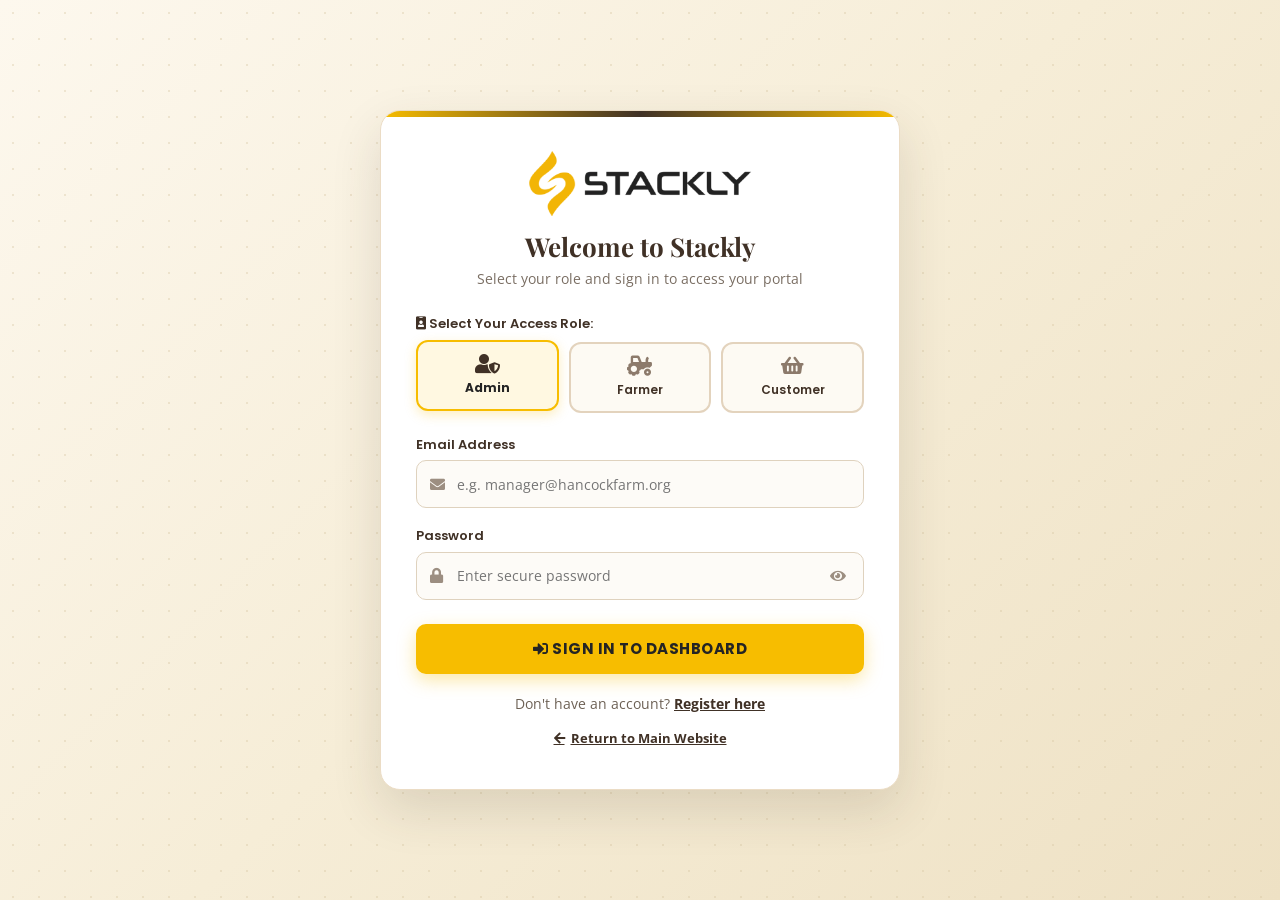
<file: login.html>
<!DOCTYPE html>
<html lang="en">
<head>
<meta charset="utf-8">
<title>Sign In | Stackly - Heritage Dairy Portal</title>
<!-- Stylesheets -->
<link href="css/bootstrap.css" rel="stylesheet">
<link href="css/fontawesome-all.css" rel="stylesheet">
<link href="css/custom-auth.css" rel="stylesheet">

<link href="https://fonts.googleapis.com/css2?family=Open+Sans:wght@300;400;600;700&family=Playfair+Display:ital,wght@0,600;0,700;1,700&family=Poppins:wght@400;500;600;700&display=swap" rel="stylesheet">

<link rel="shortcut icon" href="images/favicon.webp" type="image/x-icon">
<link rel="icon" href="images/favicon.webp" type="image/x-icon">

<meta http-equiv="X-UA-Compatible" content="IE=edge">
<meta name="viewport" content="width=device-width, initial-scale=1.0, maximum-scale=1.0, user-scalable=0">
</head>

<body class="auth-page-body">

    <div class="auth-card-container">
        <div class="auth-card">
            
            <!-- Header & Logo -->
            <div class="auth-header">
                <a href="index.html" class="auth-logo" title="Back to Homepage">
                    <img src="images/logo.webp" alt="Stackly Logo">
                </a>
                <h2 class="auth-title">Welcome to Stackly</h2>
                <p class="auth-subtitle">Select your role and sign in to access your portal</p>
            </div>

            <!-- Login Form -->
            <form id="loginForm" novalidate>

                <!-- Role Selector (3 Roles) -->
                <div class="role-select-section">
                    <label class="role-select-label"><i class="fas fa-id-badge"></i> Select Your Access Role:</label>
                    <div class="role-options-grid">
                        <label class="role-radio-label">
                            <input type="radio" name="authRole" value="Admin" checked>
                            <div class="role-box">
                                <i class="fas fa-user-shield"></i>
                                <span>Admin</span>
                            </div>
                        </label>
                        <label class="role-radio-label">
                            <input type="radio" name="authRole" value="Farmer">
                            <div class="role-box">
                                <i class="fas fa-tractor"></i>
                                <span>Farmer</span>
                            </div>
                        </label>
                        <label class="role-radio-label">
                            <input type="radio" name="authRole" value="Customer">
                            <div class="role-box">
                                <i class="fas fa-shopping-basket"></i>
                                <span>Customer</span>
                            </div>
                        </label>
                    </div>
                </div>

                <!-- Email Input -->
                <div class="auth-form-group">
                    <label for="loginEmail">Email Address</label>
                    <div class="auth-input-wrapper">
                        <i class="fas fa-envelope input-icon"></i>
                        <input type="email" id="loginEmail" class="auth-input" placeholder="e.g. manager@hancockfarm.org" required autocomplete="email">
                    </div>
                    <div id="emailError" class="auth-field-error">Please enter a valid email address.</div>
                </div>

                <!-- Password Input -->
                <div class="auth-form-group">
                    <label for="loginPassword">Password</label>
                    <div class="auth-input-wrapper">
                        <i class="fas fa-lock input-icon"></i>
                        <input type="password" id="loginPassword" class="auth-input" placeholder="Enter secure password" required autocomplete="current-password">
                        <button type="button" class="toggle-password-btn" id="togglePasswordBtn" title="Toggle visibility">
                            <i class="fas fa-eye" id="togglePasswordIcon"></i>
                        </button>
                    </div>
                    <div id="passwordError" class="auth-field-error">Password must be at least 8 characters and include uppercase, lowercase, number, and symbol.</div>
                </div>

                <!-- Submit Button -->
                <button type="submit" class="auth-submit-btn" id="submitLoginBtn">
                    <i class="fas fa-sign-in-alt"></i> Sign In to Dashboard
                </button>

                <!-- Footer Navigation -->
                <div class="auth-footer-nav">
                    Don't have an account? <a href="register.html">Register here</a>
                    <div>
                        <a href="index.html" class="auth-back-link">
                            <i class="fas fa-arrow-left"></i> Return to Main Website
                        </a>
                    </div>
                </div>

            </form>

        </div>
    </div>

<script src="js/jquery.js"></script>
<script>
$(document).ready(function() {
    var $emailInput = $('#loginEmail');
    var $passwordInput = $('#loginPassword');
    var $toggleBtn = $('#togglePasswordBtn');
    var $toggleIcon = $('#togglePasswordIcon');

    // Password validation criteria
    function validatePassword(pwd) {
        return {
            length: pwd.length >= 8,
            upper: /[A-Z]/.test(pwd),
            lower: /[a-z]/.test(pwd),
            number: /[0-9]/.test(pwd),
            symbol: /[!@#$%^&*()_+\-=\[\]{};':"\\|,.<>\/?~`]/.test(pwd)
        };
    }

    function isValidEmail(email) {
        var re = /^[^\s@]+@[^\s@]+\.[^\s@]+$/;
        return re.test(email);
    }

    // Toggle password visibility
    $toggleBtn.on('click', function(e) {
        e.preventDefault();
        var currentType = $passwordInput.attr('type');
        if (currentType === 'password') {
            $passwordInput.attr('type', 'text');
            $toggleIcon.removeClass('fa-eye').addClass('fa-eye-slash');
        } else {
            $passwordInput.attr('type', 'password');
            $toggleIcon.removeClass('fa-eye-slash').addClass('fa-eye');
        }
    });

    // Real-time password check
    $passwordInput.on('input', function() {
        var pwd = $(this).val();
        var res = validatePassword(pwd);

        if (res.length && res.upper && res.lower && res.number && res.symbol) {
            $passwordInput.removeClass('is-invalid').addClass('is-valid');
            $('#passwordError').hide();
        }
    });

    // Email live check
    $emailInput.on('input', function() {
        var email = $(this).val().trim();
        if (isValidEmail(email)) {
            $emailInput.removeClass('is-invalid').addClass('is-valid');
            $('#emailError').hide();
        }
    });

    // Form submission
    $('#loginForm').on('submit', function(e) {
        e.preventDefault();

        var email = $emailInput.val().trim();
        var password = $passwordInput.val();
        var selectedRole = $('input[name="authRole"]:checked').val() || 'Admin';

        var emailValid = isValidEmail(email);
        var pwdCheck = validatePassword(password);
        var pwdValid = pwdCheck.length && pwdCheck.upper && pwdCheck.lower && pwdCheck.number && pwdCheck.symbol;

        var hasError = false;

        if (!emailValid) {
            $emailInput.addClass('is-invalid').removeClass('is-valid');
            $('#emailError').show();
            hasError = true;
        } else {
            $emailInput.removeClass('is-invalid').addClass('is-valid');
            $('#emailError').hide();
        }

        if (!pwdValid) {
            $passwordInput.addClass('is-invalid').removeClass('is-valid');
            $('#passwordError').show();
            hasError = true;
        } else {
            $passwordInput.removeClass('is-invalid').addClass('is-valid');
            $('#passwordError').hide();
        }

        if (hasError) {
            return false;
        }

        // Store logged in session in localStorage
        var userData = {
            email: email,
            role: selectedRole,
            name: email.split('@')[0],
            isLoggedIn: true,
            loginTime: new Date().toISOString()
        };
        localStorage.setItem('hancock_user', JSON.stringify(userData));

        // Feedback & Redirect directly to dashboard
        $('#submitLoginBtn').html('<i class="fas fa-spinner fa-spin"></i> Logging In...').prop('disabled', true);
        setTimeout(function() {
            window.location.href = 'dashboard.html';
        }, 600);
    });
});
</script>

</body>
</html>
</file>
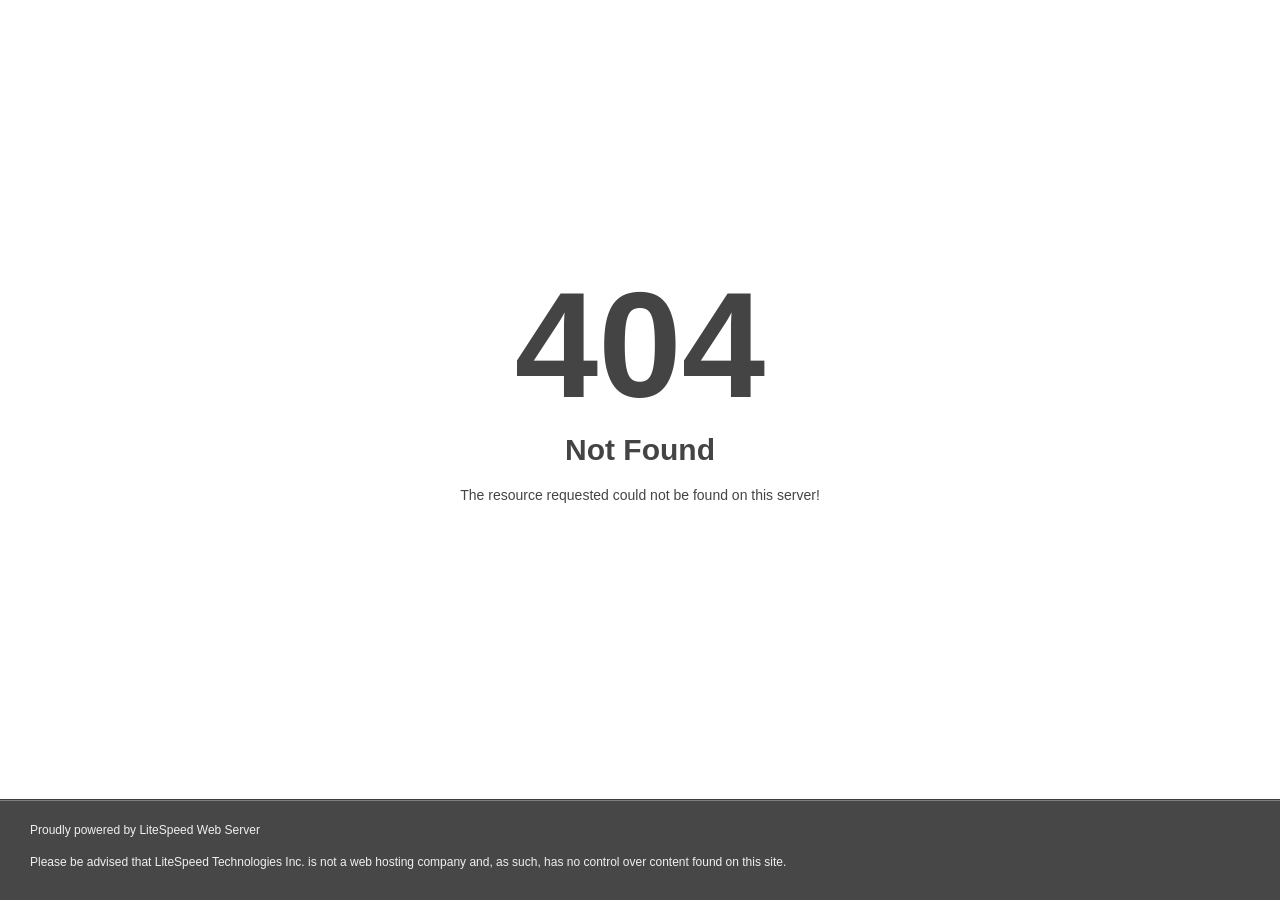
<file: mCSB_buttons.html>
<!DOCTYPE html><html style="height:100%"><head>
<meta name="viewport" content="width=device-width, initial-scale=1, shrink-to-fit=no">
<title> 404 Not Found
</title><style>@media (prefers-color-scheme:dark){body{background-color:#000!important}}</style></head>
<body style="color: #444; margin:0;font: normal 14px/20px Arial, Helvetica, sans-serif; height:100%; background-color: #fff;">
<div style="height:auto; min-height:100%; ">     <div style="text-align: center; width:800px; margin-left: -400px; position:absolute; top: 30%; left:50%;">
        <h1 style="margin:0; font-size:150px; line-height:150px; font-weight:bold;">404</h1>
<h2 style="margin-top:20px;font-size: 30px;">Not Found
</h2>
<p>The resource requested could not be found on this server!</p>
</div></div><div style="color:#f0f0f0; font-size:12px;margin:auto;padding:0px 30px 0px 30px;position:relative;clear:both;height:100px;margin-top:-101px;background-color:#474747;border-top: 1px solid rgba(0,0,0,0.15);box-shadow: 0 1px 0 rgba(255, 255, 255, 0.3) inset;">
<br>Proudly powered by LiteSpeed Web Server<p>Please be advised that LiteSpeed Technologies Inc. is not a web hosting company and, as such, has no control over content found on this site.</p></div>
</body></html>
</file>
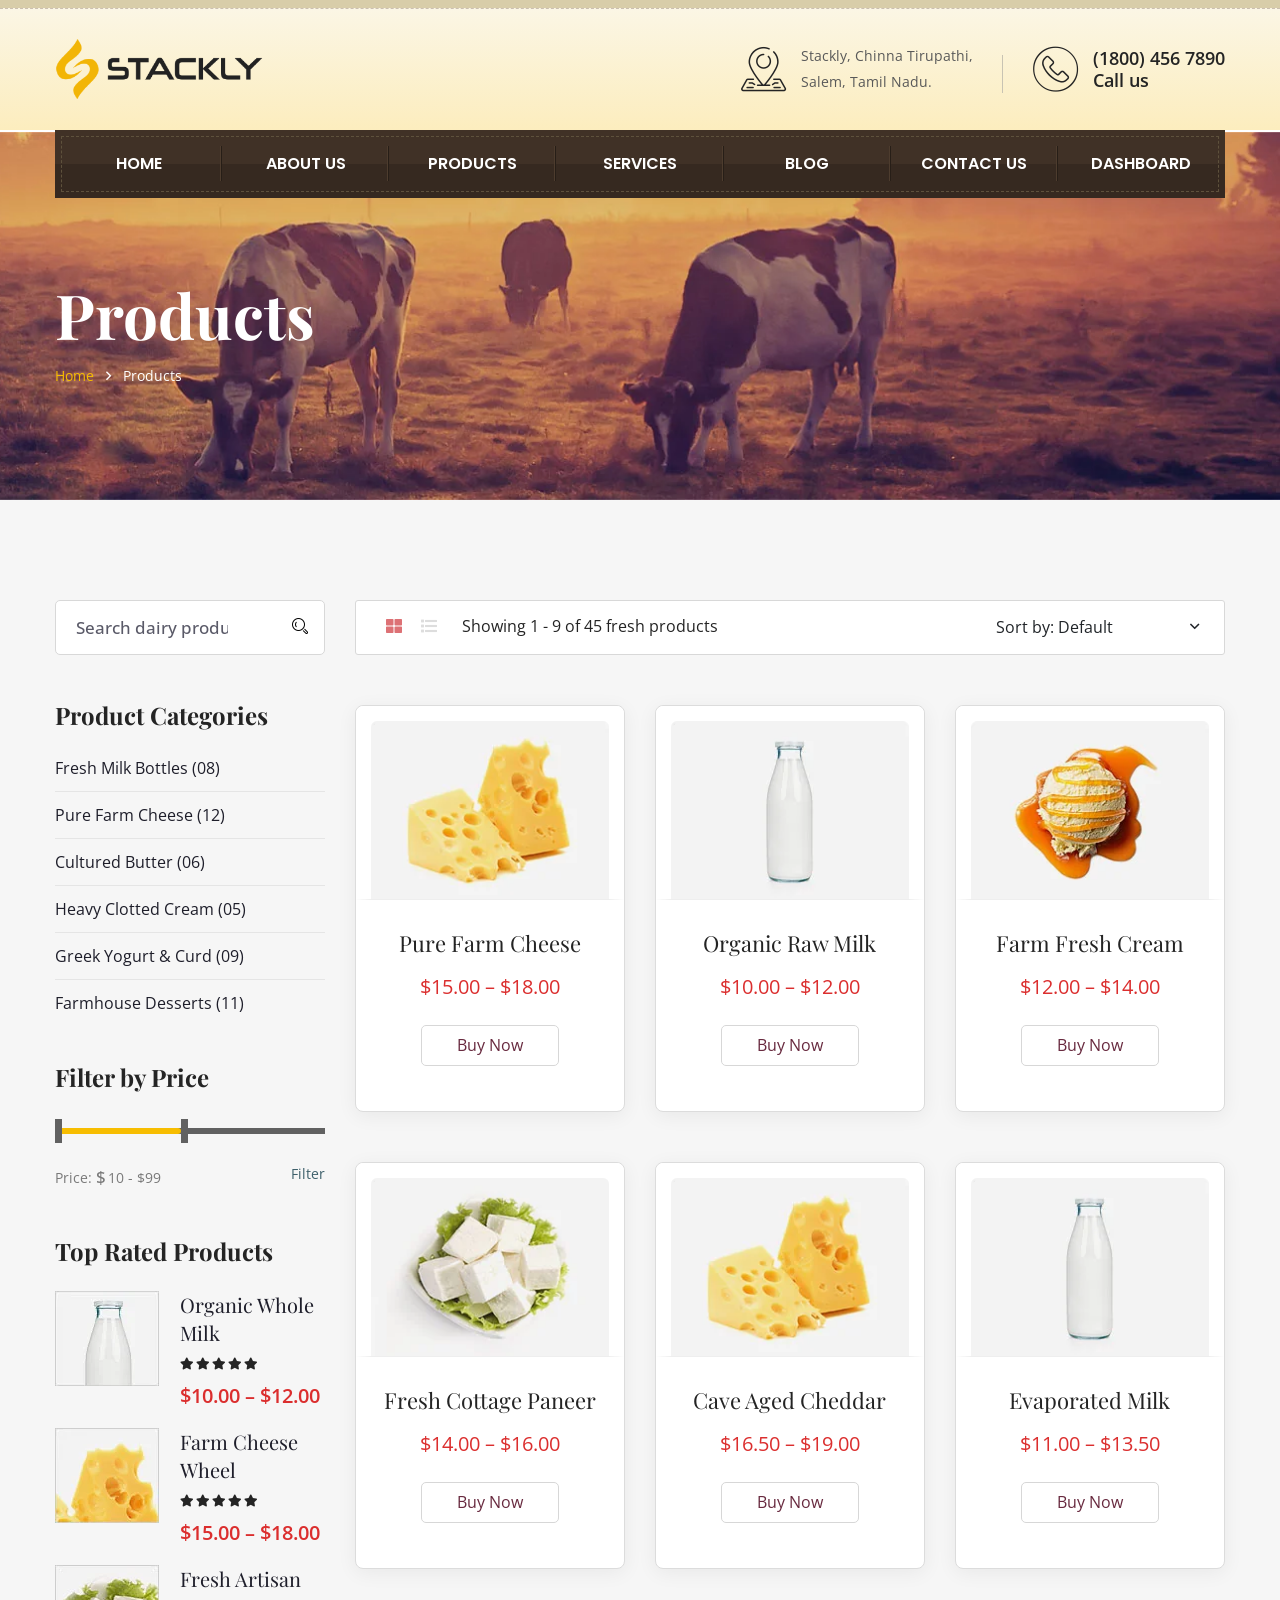
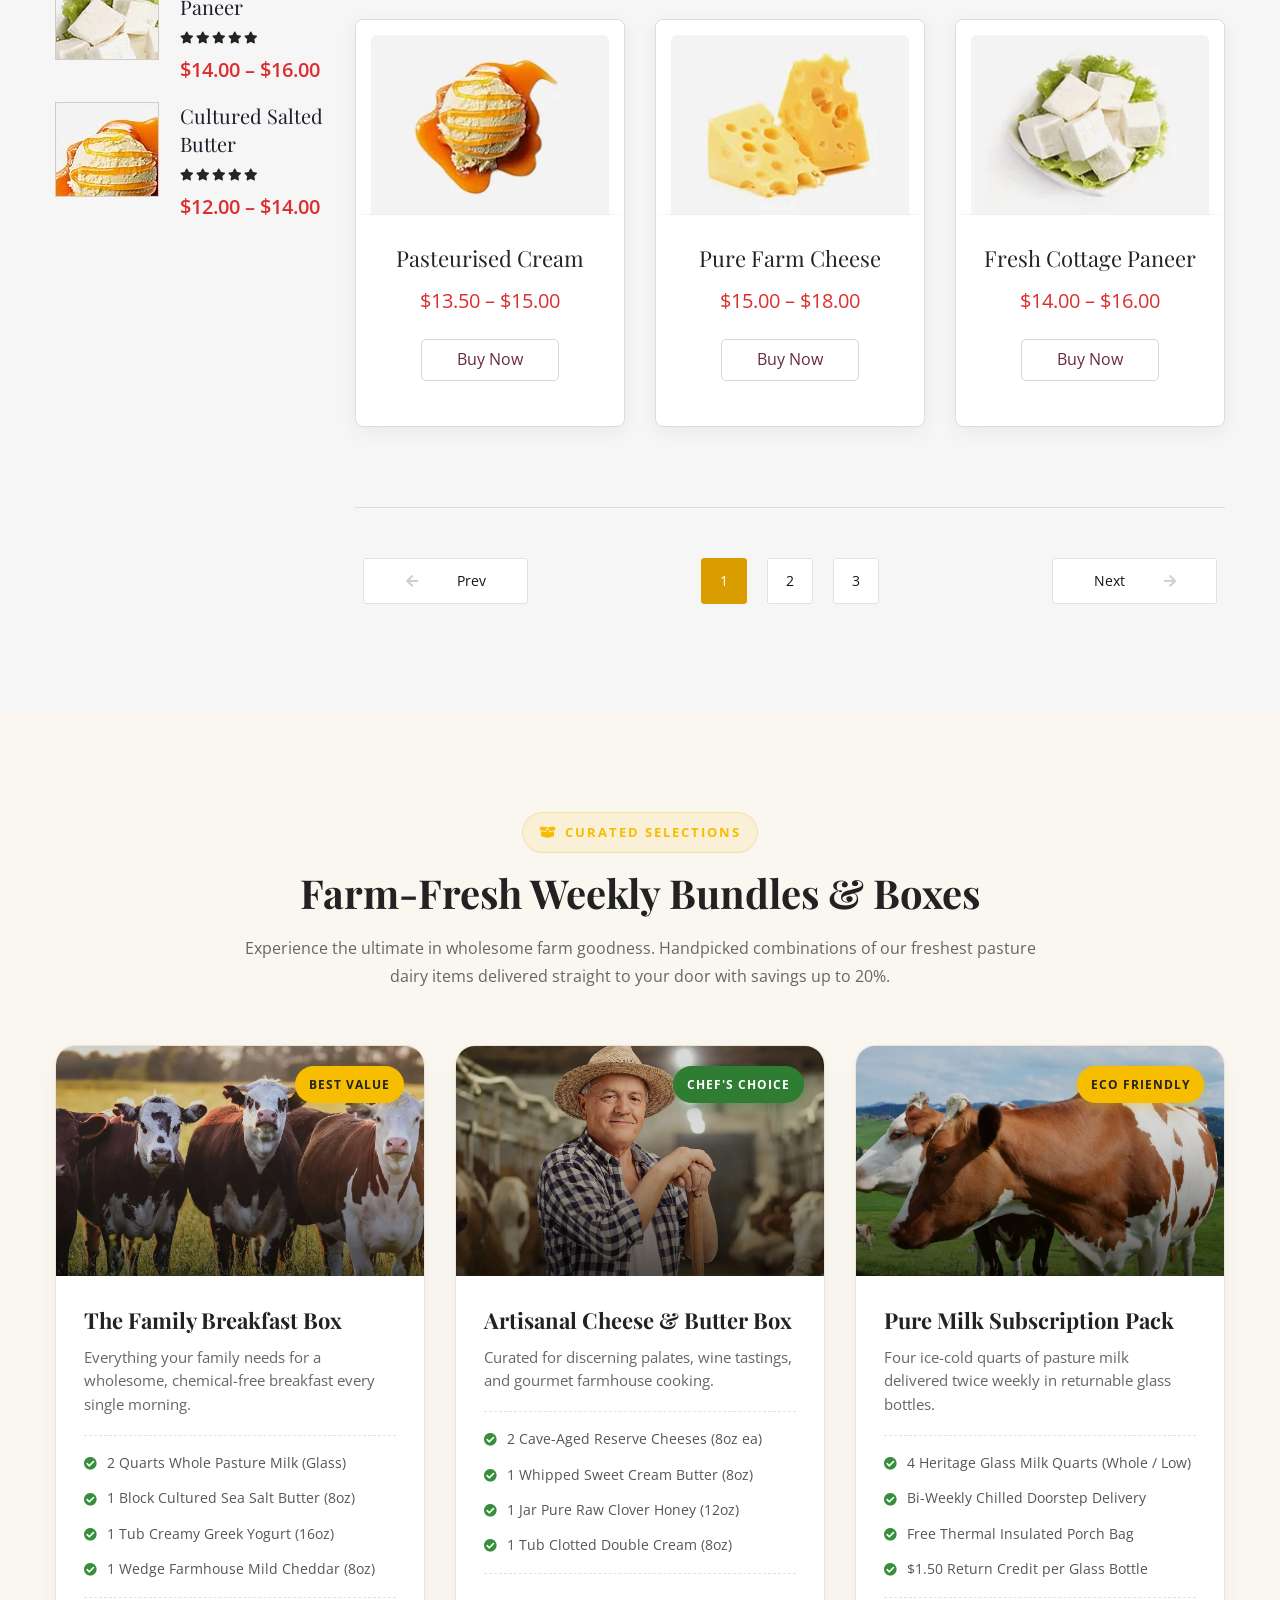
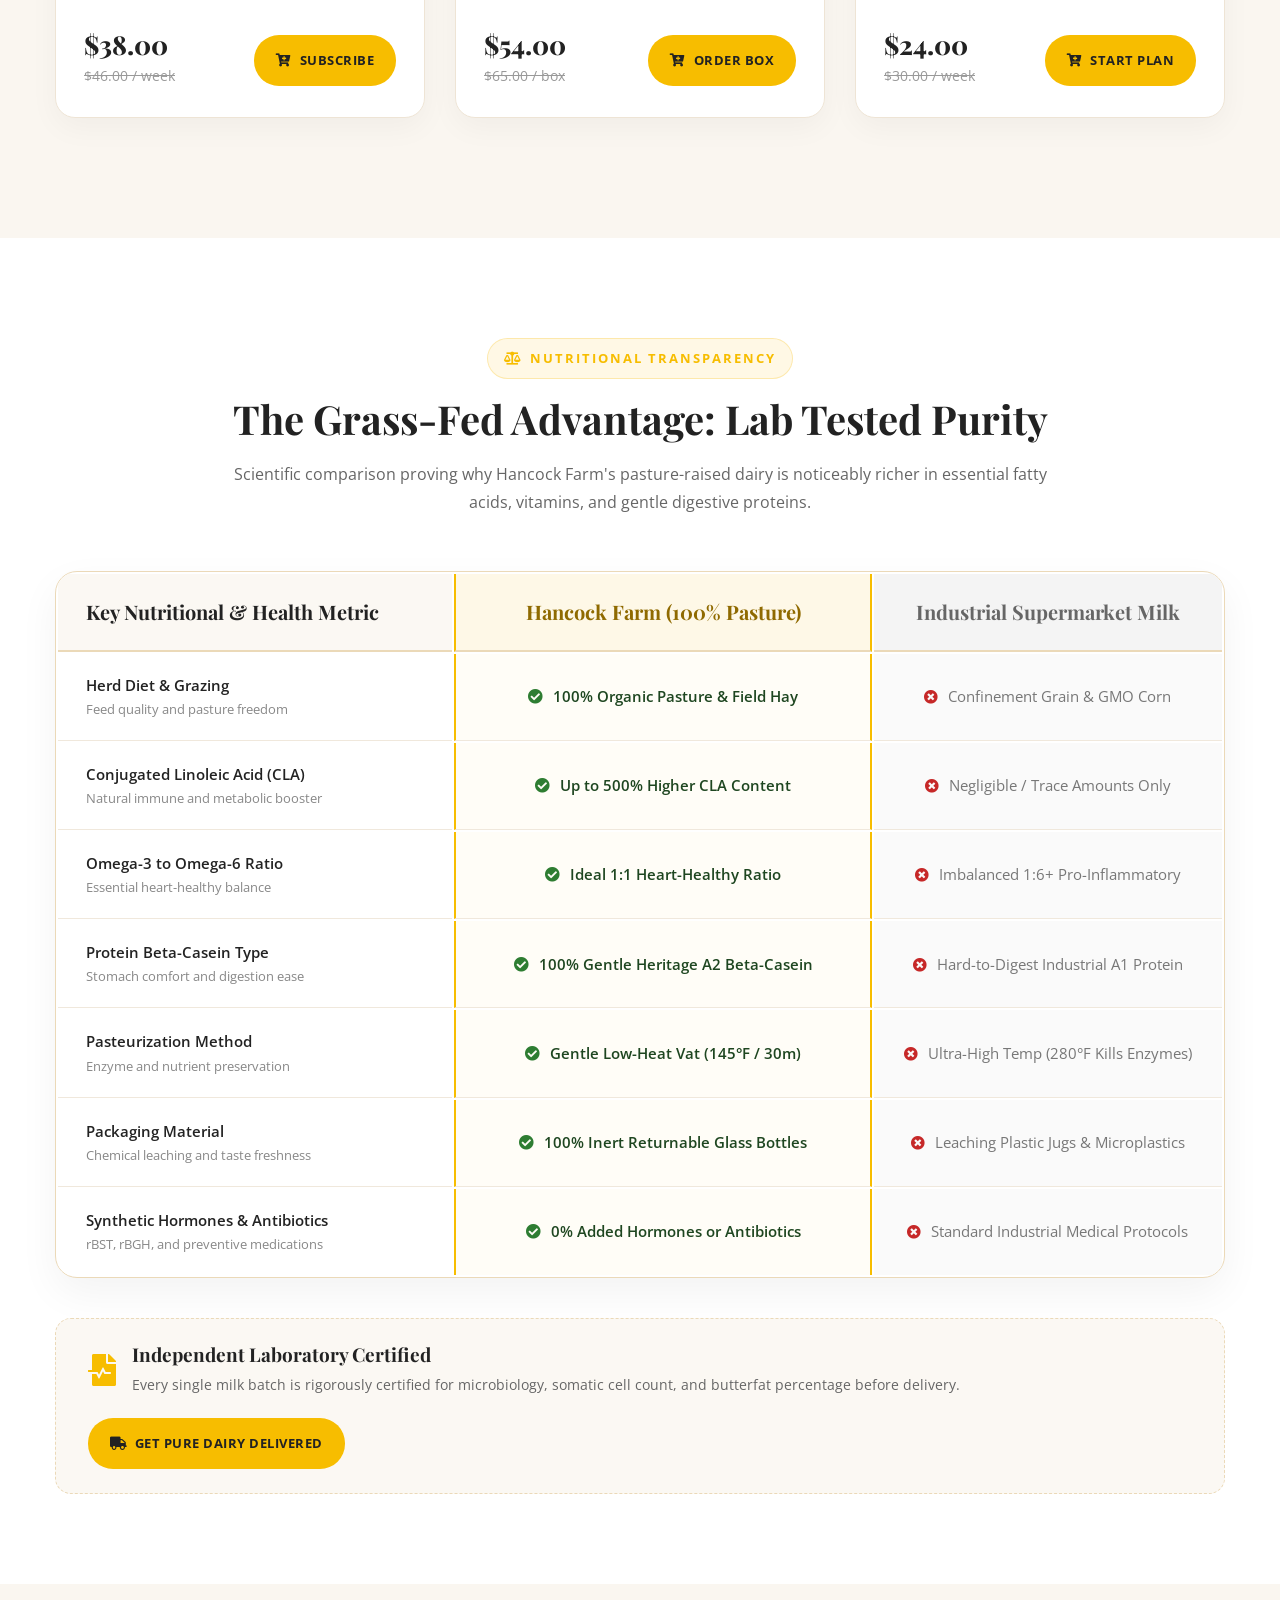
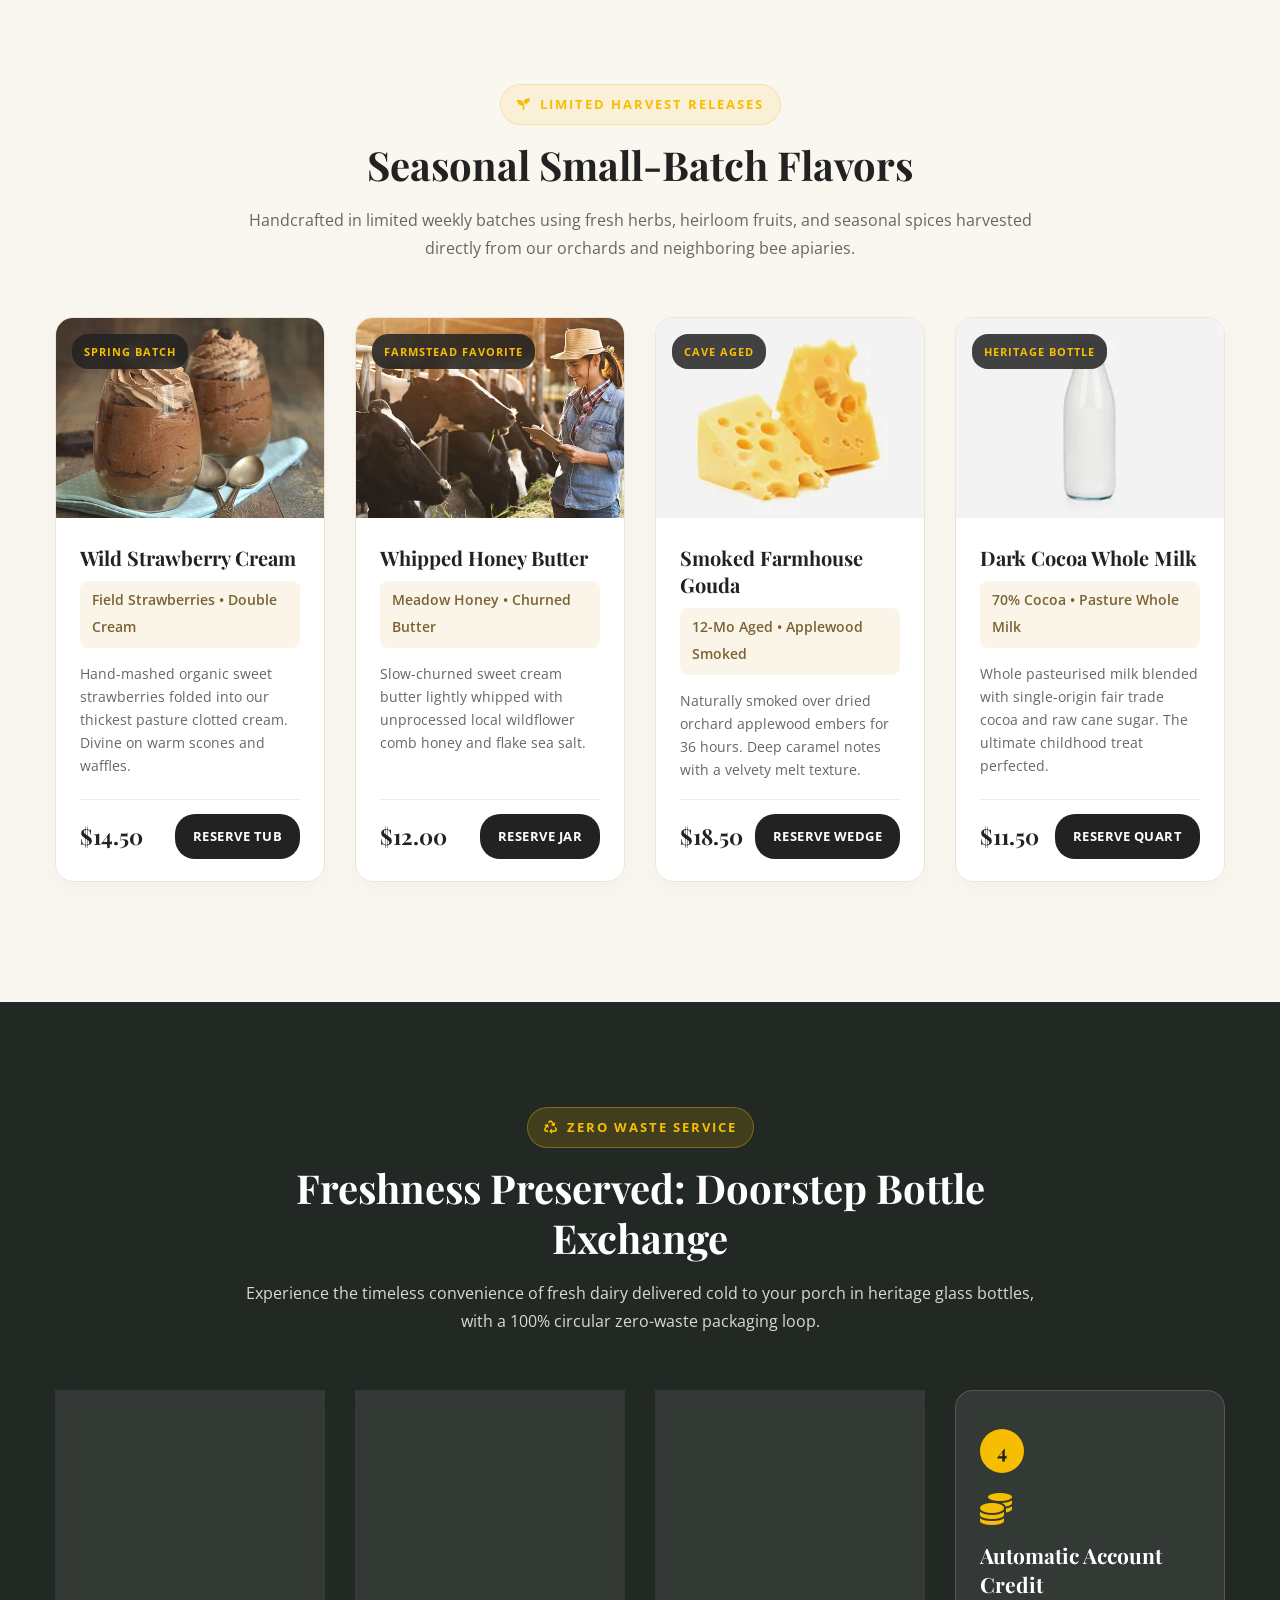
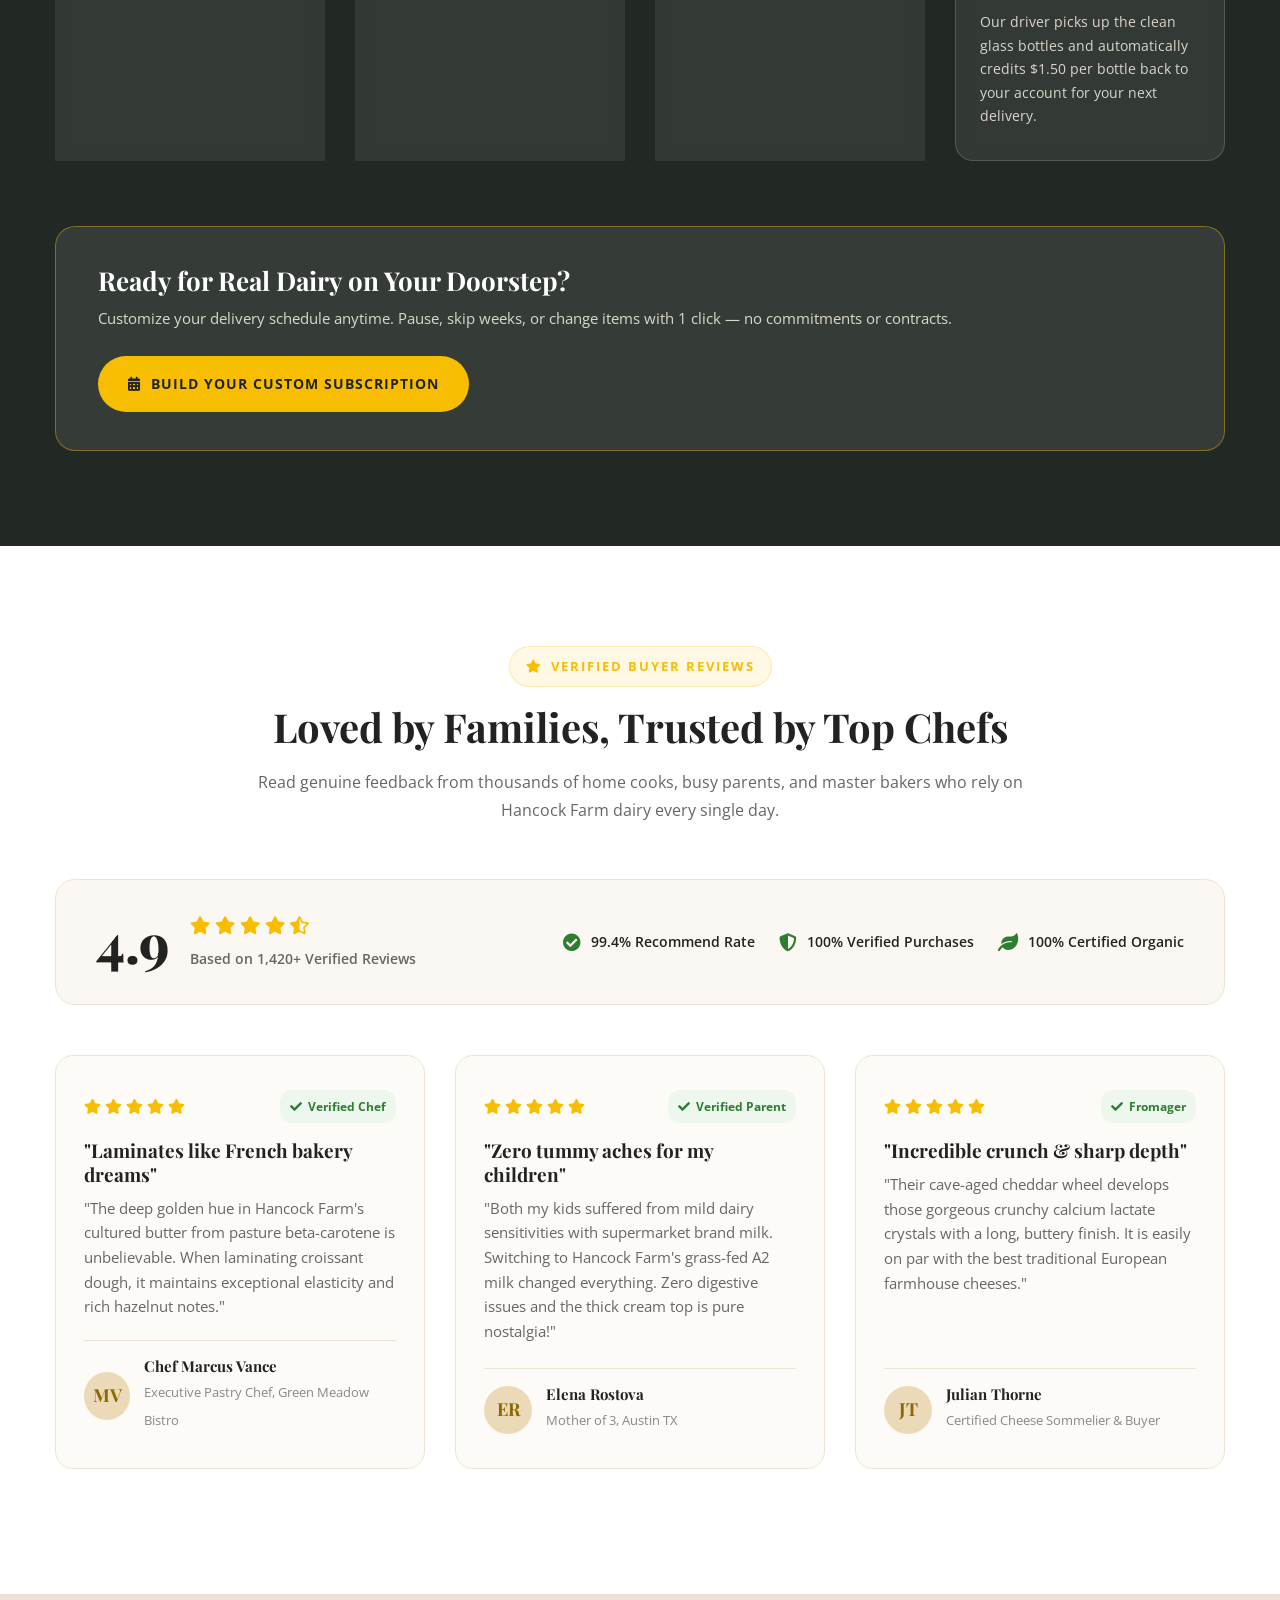
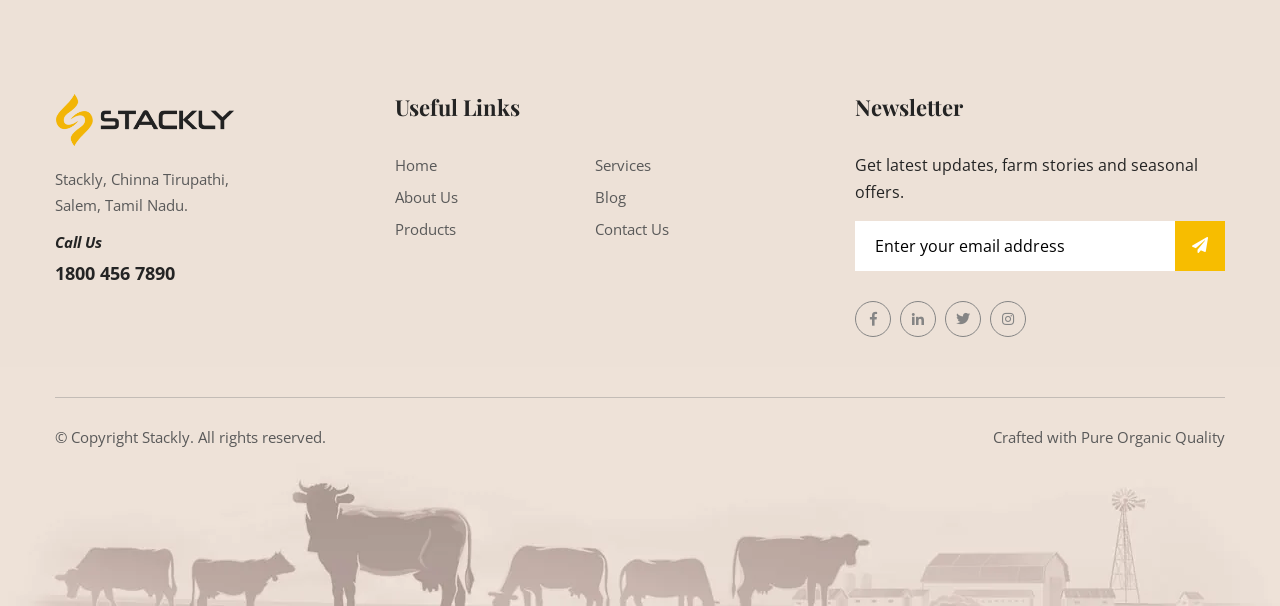
<file: product.html>
<!DOCTYPE html>
<html lang="en">
<head>
<meta charset="utf-8">
<title>Products | Stackly - 100% Pure Organic Dairy &amp; Farm Goods</title>
<!-- Stylesheets -->
<link href="css/bootstrap.css" rel="stylesheet">
<link href="css/style.css" rel="stylesheet">
<!-- Responsive File -->
<link href="css/responsive.css" rel="stylesheet">
<!-- Color File -->
<link href="css/color.css" rel="stylesheet">
<!-- Custom Styles for 5 Extra Sections -->
<link href="css/custom-products.css" rel="stylesheet">

<link href="https://fonts.googleapis.com/css2?family=Open+Sans:wght@300;400;600;700&family=Playfair+Display:ital,wght@0,400;0,500;0,600;0,700;1,700&family=Poppins:wght@400;500;600;700&display=swap" rel="stylesheet">

<link rel="shortcut icon" href="images/favicon.webp" type="image/x-icon">
<link rel="icon" href="images/favicon.webp" type="image/x-icon">

<!-- Responsive -->
<meta http-equiv="X-UA-Compatible" content="IE=edge">
<meta name="viewport" content="width=device-width, initial-scale=1.0, maximum-scale=1.0, user-scalable=0">
<!--[if lt IE 9]><script src="https://cdnjs.cloudflare.com/ajax/libs/html5shiv/3.7.3/html5shiv.js"></script><![endif]-->
<!--[if lt IE 9]><script src="js/respond.js"></script><![endif]-->
</head>

<body>

<div class="page-wrapper">
    <!-- Preloader -->
    <div class="loader-wrap">
        <div class="preloader"><div class="preloader-close">Preloader Close</div></div>
        <div class="layer layer-one"><span class="overlay"></span></div>
        <div class="layer layer-two"><span class="overlay"></span></div>        
        <div class="layer layer-three"><span class="overlay"></span></div>        
    </div>

    <!-- Main Header -->
    <header class="main-header header-style-one">

        <!-- Header Upper -->
        <div class="header-upper">
            <div class="auto-container">
                <div class="inner-container">
                    <!--Logo-->
                    <div class="logo-box">
                        <div class="logo"><a href="index.html"><img src="images/logo.webp" alt="Stackly Logo"></a></div>
                    </div>
                    <!-- Mobile Current Page Indicator -->
                    <div class="mobile-page-indicator">
                        <span class="mobile-page-badge"><span class="badge-dot"></span> Products</span>
                    </div>
                    <div class="contact-info">
                        <div class="single-info">
                            <div class="icon"><span class="flaticon-null-1"></span></div>
                            <div class="text">Stackly, Chinna Tirupathi, <br>Salem, Tamil Nadu.</div>
                        </div>
                        <div class="single-info">
                            <div class="icon"><span class="flaticon-null-2"></span></div>
                            <h5>(1800) 456 7890 <br>Call us</h5>
                        </div>
                    </div>
                    <!-- Mobile Navigation Toggler (Same Line as Logo) -->
                    <div class="mobile-nav-toggler"><img src="images/icon-bar.webp" alt="Toggle Menu"></div>
                </div>
            </div>
        </div>
        <!--End Header Upper-->

        <!-- Main Menu -->
        <div class="main-menu">
            <div class="auto-container">
                <div class="inner-container">
                    <span class="border-shape"></span>
                    <!--Nav Box-->
                    <div class="nav-outer">
                        <!--Mobile Navigation Toggler-->
                        <div class="mobile-nav-toggler"><img src="images/icon-bar.webp" alt="Toggle Menu"></div>

                        <!-- Main Menu -->
                        <nav class="main-menu navbar-expand-md navbar-light">
                            <div class="collapse navbar-collapse show clearfix" id="navbarSupportedContent">
                                <ul class="navigation">
                                    <li><a href="index.html">Home</a></li>
                                    <li><a href="about.html">About Us</a></li>
                                    <li class="current"><a href="products.html">Products</a></li>
                                    <li><a href="services.html">Services</a></li>
                                    <li><a href="blog.html">Blog</a></li>
                                    <li><a href="contact.html">Contact Us</a></li>
                                    <li class="nav-auth-item nav-login-item"><a href="login.html">Login</a></li>
                                    <li class="nav-auth-item nav-register-item"><a href="register.html">Register</a></li>
                                    <li class="nav-auth-item nav-dashboard-item" style="display: none;"><a href="dashboard.html">Dashboard</a></li>
                                </ul>
                            </div>
                        </nav>
                    </div>
                </div>
            </div>
        </div>

        <!-- Sticky Header  -->
        <div class="sticky-header main-menu">
            <div class="auto-container">
                <div class="inner-container">
                    <div class="nav-outer">
                        <span class="border-shape"></span>
                        <!-- Main Menu -->
                        <nav class="main-menu">
                            <!--Keep This Empty / Menu will come through Javascript-->
                        </nav>
                    </div>                        
                </div>
            </div>
        </div><!-- End Sticky Menu -->

        <!-- Mobile Menu  -->
        <div class="mobile-menu">
            <div class="menu-backdrop"></div>
            <div class="close-btn"><span class="icon flaticon-remove"></span></div>
            
            <nav class="menu-box">
                <div class="nav-logo"><a href="index.html"><img src="images/logo-three.webp" alt="Stackly Logo"></a></div>
                <div class="menu-outer"><!--Menu Will Come Via Javascript--></div>

            </nav>
        </div><!-- End Mobile Menu -->

        <div class="nav-overlay">
            <div class="cursor"></div>
            <div class="cursor-follower"></div>
        </div>
    </header>
    <!-- End Main Header -->
    
    <!--Search Popup-->
    <div id="search-popup" class="search-popup">
        <div class="close-search theme-btn"><span class="flaticon-remove"></span></div>
        <div class="popup-inner">
            <div class="overlay-layer"></div>
            <div class="search-form">
                <form method="post" action="products.html">
                    <div class="form-group">
                        <fieldset>
                            <input type="search" class="form-control" name="search-input" value="" placeholder="Search products..." required >
                            <input type="submit" value="Search Now!" class="theme-btn">
                        </fieldset>
                    </div>
                </form>
                <br>
                <h3>Recent Search Keywords</h3>
                <ul class="recent-searches">
                    <li><a href="#">Organic Whole Milk</a></li>
                    <li><a href="#">Grass-Fed Butter</a></li>
                    <li><a href="#">Artisan Cheddar</a></li>
                    <li><a href="#">Greek Yogurt</a></li>
                    <li><a href="#">Raw Cream</a></li>
                </ul>
            </div>
        </div>
    </div>

    <!-- Page Title -->
    <section class="page-title" style="background-image:url(images/bg-7.webp)">
        <div class="auto-container">
            <h2>Products</h2>
            <ul class="page-breadcrumb">
                <li><a href="index.html">Home</a></li>
                <li>Products</li>
            </ul>
        </div>
    </section>

    <!-- Our Products (Original Shop Section with Sidebar & Grid) -->
    <section class="products-section">
        <div class="auto-container">
            <div class="row">
                <!-- Sidebar -->
                <div class="col-xl-3 col-lg-4">
                    <div class="sidebar">
                        <div class="shop-sidebar">
                            <!-- Search Widget -->
                            <div class="widget widget_search">
                                <form action="products.html" method="get" class="search-form">
                                    <div class="form-group">
                                        <input type="search" name="search-field" placeholder="Search dairy products..." required="">
                                        <button type="submit"><i class="stroke-gap-icon icon-Search"></i></button>
                                    </div>
                                </form>
                            </div>

                            <!-- Product Categories -->
                            <div class="widget widget_categories">
                                <h3 class="widget-title">Product Categories</h3>
                                <div class="widget-content">
                                    <ul class="categories-list clearfix">
                                        <li><a href="#">Fresh Milk Bottles <span>(08)</span></a></li>
                                        <li><a href="#">Pure Farm Cheese <span>(12)</span></a></li>
                                        <li><a href="#">Cultured Butter <span>(06)</span></a></li>
                                        <li><a href="#">Heavy Clotted Cream <span>(05)</span></a></li>
                                        <li><a href="#">Greek Yogurt &amp; Curd <span>(09)</span></a></li>
                                        <li><a href="#">Farmhouse Desserts <span>(11)</span></a></li>
                                    </ul>
                                </div>
                            </div>

                            <!-- Filter by Price -->
                            <div class="widget widget_filter-price">
                                <h3 class="widget-title">Filter by Price</h3>
                                <div class="range-slider clearfix">
                                    <div class="price-range-slider"></div>
                                    <div class="clearfix">
                                        <div class="float-left">
                                            <div class="title">Price:</div>
                                            <div class="input"><input type="text" class="property-amount" name="field-name" readonly></div>
                                        </div>
                                        <div class="float-right">
                                            <a href="#" class="theme-btn">Filter</a>
                                        </div>
                                    </div>
                                </div>
                            </div>

                            <!-- Top Sale Products -->
                            <div class="widget widget_popular-products">
                                <h3 class="widget-title">Top Rated Products</h3>
                                <div class="post-inner">
                                    <div class="post">
                                        <figure class="image-box"><a href="#"><img src="images/5.webp" alt="Milk Bottle"></a></figure>
                                        <h5><a href="#">Organic Whole Milk</a></h5>
                                        <ul class="rating clearfix">
                                            <li><i class="fas fa-star"></i></li>
                                            <li><i class="fas fa-star"></i></li>
                                            <li><i class="fas fa-star"></i></li>
                                            <li><i class="fas fa-star"></i></li>
                                            <li><i class="fas fa-star"></i></li>
                                        </ul>
                                        <span class="price">$10.00 – $12.00</span>
                                    </div>
                                    <div class="post">
                                        <figure class="image-box"><a href="#"><img src="images/6.webp" alt="Artisan Cheese"></a></figure>
                                        <h5><a href="#">Farm Cheese Wheel</a></h5>
                                        <ul class="rating clearfix">
                                            <li><i class="fas fa-star"></i></li>
                                            <li><i class="fas fa-star"></i></li>
                                            <li><i class="fas fa-star"></i></li>
                                            <li><i class="fas fa-star"></i></li>
                                            <li><i class="fas fa-star"></i></li>
                                        </ul>
                                        <span class="price">$15.00 – $18.00</span>
                                    </div>
                                    <div class="post">
                                        <figure class="image-box"><a href="#"><img src="images/7.webp" alt="Cottage Paneer"></a></figure>
                                        <h5><a href="#">Fresh Artisan Paneer</a></h5>
                                        <ul class="rating clearfix">
                                            <li><i class="fas fa-star"></i></li>
                                            <li><i class="fas fa-star"></i></li>
                                            <li><i class="fas fa-star"></i></li>
                                            <li><i class="fas fa-star"></i></li>
                                            <li><i class="fas fa-star"></i></li>
                                        </ul>
                                        <span class="price">$14.00 – $16.00</span>
                                    </div>
                                    <div class="post">
                                        <figure class="image-box"><a href="#"><img src="images/8.webp" alt="Whipped Butter"></a></figure>
                                        <h5><a href="#">Cultured Salted Butter</a></h5>
                                        <ul class="rating clearfix">
                                            <li><i class="fas fa-star"></i></li>
                                            <li><i class="fas fa-star"></i></li>
                                            <li><i class="fas fa-star"></i></li>
                                            <li><i class="fas fa-star"></i></li>
                                            <li><i class="fas fa-star"></i></li>
                                        </ul>
                                        <span class="price">$12.00 – $14.00</span>
                                    </div>
                                </div>
                            </div>
                        </div>
                    </div>
                </div>

                <!-- Product Grid Area -->
                <div class="col-xl-9 col-lg-8">
                    <div class="shop-option-panel">
                        <div class="left-column">
                            <div class="layout-switcher">
                                <a href="#" class="active"><i class="fas fa-th-large"></i></a>
                                <a href="#"><i class="fas fa-list"></i></a>
                            </div>
                            <div class="showing-result">Showing 1 - 9 of 45 fresh products</div>
                        </div>
                        <div class="right-column">
                            <form action="#">
                                <select class="selectpicker">
                                    <option value="1">Sort by: Default</option>
                                    <option value="2">Sort by popularity</option>
                                    <option value="3">Sort by average rating</option>
                                    <option value="4">Sort by price: low to high</option>
                                    <option value="5">Sort by price: high to low</option>
                                </select>
                            </form>
                        </div>
                    </div>

                    <!-- 9 Main Products from Screenshot -->
                    <div class="row">
                        <!-- Product 1 -->
                        <div class="shop-item col-md-4 col-sm-6">
                            <div class="inner-box">
                                <div class="image">
                                    <a href="#"><img src="images/1.webp" alt="Pure Farm Cheese"></a>
                                </div>
                                <div class="lower-content">
                                    <h4><a href="#">Pure Farm Cheese</a></h4>
                                    <div class="price">$15.00 – $18.00</div>
                                    <a href="#bundles-section" class="theme-btn">Buy Now</a>
                                </div>
                            </div>
                        </div>

                        <!-- Product 2 -->
                        <div class="shop-item col-md-4 col-sm-6">
                            <div class="inner-box">
                                <div class="image">
                                    <a href="#"><img src="images/2.webp" alt="Organic Raw Milk"></a>
                                </div>
                                <div class="lower-content">
                                    <h4><a href="#">Organic Raw Milk</a></h4>
                                    <div class="price">$10.00 – $12.00</div>
                                    <a href="#bundles-section" class="theme-btn">Buy Now</a>
                                </div>
                            </div>
                        </div>

                        <!-- Product 3 -->
                        <div class="shop-item col-md-4 col-sm-6">
                            <div class="inner-box">
                                <div class="image">
                                    <a href="#"><img src="images/3.webp" alt="Farm Fresh Cream"></a>
                                </div>
                                <div class="lower-content">
                                    <h4><a href="#">Farm Fresh Cream</a></h4>
                                    <div class="price">$12.00 – $14.00</div>
                                    <a href="#bundles-section" class="theme-btn">Buy Now</a>
                                </div>
                            </div>
                        </div>

                        <!-- Product 4 -->
                        <div class="shop-item col-md-4 col-sm-6">
                            <div class="inner-box">
                                <div class="image">
                                    <a href="#"><img src="images/4.webp" alt="Fresh Paneer"></a>
                                </div>
                                <div class="lower-content">
                                    <h4><a href="#">Fresh Cottage Paneer</a></h4>
                                    <div class="price">$14.00 – $16.00</div>
                                    <a href="#bundles-section" class="theme-btn">Buy Now</a>
                                </div>
                            </div>
                        </div>

                        <!-- Product 5 -->
                        <div class="shop-item col-md-4 col-sm-6">
                            <div class="inner-box">
                                <div class="image">
                                    <a href="#"><img src="images/1.webp" alt="Aged Cheddar Cheese"></a>
                                </div>
                                <div class="lower-content">
                                    <h4><a href="#">Cave Aged Cheddar</a></h4>
                                    <div class="price">$16.50 – $19.00</div>
                                    <a href="#bundles-section" class="theme-btn">Buy Now</a>
                                </div>
                            </div>
                        </div>

                        <!-- Product 6 -->
                        <div class="shop-item col-md-4 col-sm-6">
                            <div class="inner-box">
                                <div class="image">
                                    <a href="#"><img src="images/2.webp" alt="Evaporated Pasture Milk"></a>
                                </div>
                                <div class="lower-content">
                                    <h4><a href="#">Evaporated Milk</a></h4>
                                    <div class="price">$11.00 – $13.50</div>
                                    <a href="#bundles-section" class="theme-btn">Buy Now</a>
                                </div>
                            </div>
                        </div>

                        <!-- Product 7 -->
                        <div class="shop-item col-md-4 col-sm-6">
                            <div class="inner-box">
                                <div class="image">
                                    <a href="#"><img src="images/3.webp" alt="Pasteurised Clotted Cream"></a>
                                </div>
                                <div class="lower-content">
                                    <h4><a href="#">Pasteurised Cream</a></h4>
                                    <div class="price">$13.50 – $15.00</div>
                                    <a href="#bundles-section" class="theme-btn">Buy Now</a>
                                </div>
                            </div>
                        </div>

                        <!-- Product 8 -->
                        <div class="shop-item col-md-4 col-sm-6">
                            <div class="inner-box">
                                <div class="image">
                                    <a href="#"><img src="images/1.webp" alt="Artisan Swiss Cheese"></a>
                                </div>
                                <div class="lower-content">
                                    <h4><a href="#">Pure Farm Cheese</a></h4>
                                    <div class="price">$15.00 – $18.00</div>
                                    <a href="#bundles-section" class="theme-btn">Buy Now</a>
                                </div>
                            </div>
                        </div>

                        <!-- Product 9 -->
                        <div class="shop-item col-md-4 col-sm-6">
                            <div class="inner-box">
                                <div class="image">
                                    <a href="#"><img src="images/4.webp" alt="Organic Curd Paneer"></a>
                                </div>
                                <div class="lower-content">
                                    <h4><a href="#">Fresh Cottage Paneer</a></h4>
                                    <div class="price">$14.00 – $16.00</div>
                                    <a href="#bundles-section" class="theme-btn">Buy Now</a>
                                </div>
                            </div>
                        </div>
                    </div>

                    <!-- Shop Pagination -->
                    <div class="shop-pagination">
                        <ul class="clearfix">
                            <li class="prev"><a href="#"><i class="fa fa-arrow-left"></i> Prev</a></li>
                            <li class="active"><a href="#">1</a></li>
                            <li><a href="#">2</a></li>
                            <li><a href="#">3</a></li>
                            <li class="next"><a href="#">Next <i class="fa fa-arrow-right"></i></a></li>
                        </ul>
                    </div>
                </div> 
            </div>
        </div>
    </section>

    <!-- ======================================================================
         [EXTRA CONTENT 1] Weekly Farm Bundles & Subscription Boxes
         ====================================================================== -->
    <section class="product-bundles-section" id="bundles-section">
        <div class="auto-container">
            <div class="sec-title-centered">
                <span class="sec-subtitle-badge"><i class="fas fa-box-open"></i> Curated Selections</span>
                <h2>Farm-Fresh Weekly Bundles &amp; Boxes</h2>
                <div class="text">
                    Experience the ultimate in wholesome farm goodness. Handpicked combinations of our freshest pasture dairy items delivered straight to your door with savings up to 20%.
                </div>
            </div>

            <div class="row">
                <!-- Bundle 1 -->
                <div class="col-lg-4 col-md-6">
                    <div class="bundle-card wow fadeInUp" data-wow-duration="1200ms" data-wow-delay="0ms">
                        <span class="bundle-badge">Best Value</span>
                        <div class="bundle-image-box">
                            <img src="images/image-1.webp" alt="Family Breakfast Dairy Box">
                        </div>
                        <div class="bundle-content">
                            <h4>The Family Breakfast Box</h4>
                            <div class="bundle-desc">Everything your family needs for a wholesome, chemical-free breakfast every single morning.</div>
                            <ul class="bundle-items-list">
                                <li><i class="fas fa-check-circle"></i> 2 Quarts Whole Pasture Milk (Glass)</li>
                                <li><i class="fas fa-check-circle"></i> 1 Block Cultured Sea Salt Butter (8oz)</li>
                                <li><i class="fas fa-check-circle"></i> 1 Tub Creamy Greek Yogurt (16oz)</li>
                                <li><i class="fas fa-check-circle"></i> 1 Wedge Farmhouse Mild Cheddar (8oz)</li>
                            </ul>
                            <div class="bundle-footer">
                                <div class="bundle-pricing">
                                    <span class="current-price">$38.00</span>
                                    <span class="old-price">$46.00 / week</span>
                                </div>
                                <a href="404.html" class="bundle-btn">
                                    <i class="fas fa-cart-plus"></i> Subscribe
                                </a>
                            </div>
                        </div>
                    </div>
                </div>

                <!-- Bundle 2 -->
                <div class="col-lg-4 col-md-6">
                    <div class="bundle-card wow fadeInUp" data-wow-duration="1200ms" data-wow-delay="200ms">
                        <span class="bundle-badge popular">Chef's Choice</span>
                        <div class="bundle-image-box">
                            <img src="images/image-2.webp" alt="Artisan Cheese & Butter Box">
                        </div>
                        <div class="bundle-content">
                            <h4>Artisanal Cheese &amp; Butter Box</h4>
                            <div class="bundle-desc">Curated for discerning palates, wine tastings, and gourmet farmhouse cooking.</div>
                            <ul class="bundle-items-list">
                                <li><i class="fas fa-check-circle"></i> 2 Cave-Aged Reserve Cheeses (8oz ea)</li>
                                <li><i class="fas fa-check-circle"></i> 1 Whipped Sweet Cream Butter (8oz)</li>
                                <li><i class="fas fa-check-circle"></i> 1 Jar Pure Raw Clover Honey (12oz)</li>
                                <li><i class="fas fa-check-circle"></i> 1 Tub Clotted Double Cream (8oz)</li>
                            </ul>
                            <div class="bundle-footer">
                                <div class="bundle-pricing">
                                    <span class="current-price">$54.00</span>
                                    <span class="old-price">$65.00 / box</span>
                                </div>
                                <a href="404.html" class="bundle-btn">
                                    <i class="fas fa-cart-plus"></i> Order Box
                                </a>
                            </div>
                        </div>
                    </div>
                </div>

                <!-- Bundle 3 -->
                <div class="col-lg-4 col-md-6">
                    <div class="bundle-card wow fadeInUp" data-wow-duration="1200ms" data-wow-delay="400ms">
                        <span class="bundle-badge">Eco Friendly</span>
                        <div class="bundle-image-box">
                            <img src="images/image-3.webp" alt="Pure Milk Subscription Pack">
                        </div>
                        <div class="bundle-content">
                            <h4>Pure Milk Subscription Pack</h4>
                            <div class="bundle-desc">Four ice-cold quarts of pasture milk delivered twice weekly in returnable glass bottles.</div>
                            <ul class="bundle-items-list">
                                <li><i class="fas fa-check-circle"></i> 4 Heritage Glass Milk Quarts (Whole / Low)</li>
                                <li><i class="fas fa-check-circle"></i> Bi-Weekly Chilled Doorstep Delivery</li>
                                <li><i class="fas fa-check-circle"></i> Free Thermal Insulated Porch Bag</li>
                                <li><i class="fas fa-check-circle"></i> $1.50 Return Credit per Glass Bottle</li>
                            </ul>
                            <div class="bundle-footer">
                                <div class="bundle-pricing">
                                    <span class="current-price">$24.00</span>
                                    <span class="old-price">$30.00 / week</span>
                                </div>
                                <a href="404.html" class="bundle-btn">
                                    <i class="fas fa-cart-plus"></i> Start Plan
                                </a>
                            </div>
                        </div>
                    </div>
                </div>
            </div>
        </div>
    </section>

    <!-- ======================================================================
         [EXTRA CONTENT 2] Nutritional & Purity Comparison: Grass-Fed vs Industrial
         ====================================================================== -->
    <section class="nutrition-comparison-section" id="comparison-section">
        <div class="auto-container">
            <div class="sec-title-centered">
                <span class="sec-subtitle-badge"><i class="fas fa-balance-scale"></i> Nutritional Transparency</span>
                <h2>The Grass-Fed Advantage: Lab Tested Purity</h2>
                <div class="text">
                    Scientific comparison proving why Hancock Farm's pasture-raised dairy is noticeably richer in essential fatty acids, vitamins, and gentle digestive proteins.
                </div>
            </div>

            <div class="comparison-table-wrapper wow fadeInUp" data-wow-duration="1200ms">
                <table class="comparison-table">
                    <thead>
                        <tr>
                            <th class="col-feature">Key Nutritional &amp; Health Metric</th>
                            <th class="col-hancock">Hancock Farm (100% Pasture)</th>
                            <th class="col-conventional">Industrial Supermarket Milk</th>
                        </tr>
                    </thead>
                    <tbody>
                        <tr>
                            <td class="col-feature">
                                Herd Diet &amp; Grazing
                                <small>Feed quality and pasture freedom</small>
                            </td>
                            <td class="col-hancock">
                                <i class="fas fa-check-circle check-icon-good"></i> 100% Organic Pasture &amp; Field Hay
                            </td>
                            <td class="col-conventional">
                                <i class="fas fa-times-circle cross-icon-bad"></i> Confinement Grain &amp; GMO Corn
                            </td>
                        </tr>
                        <tr>
                            <td class="col-feature">
                                Conjugated Linoleic Acid (CLA)
                                <small>Natural immune and metabolic booster</small>
                            </td>
                            <td class="col-hancock">
                                <i class="fas fa-check-circle check-icon-good"></i> Up to 500% Higher CLA Content
                            </td>
                            <td class="col-conventional">
                                <i class="fas fa-times-circle cross-icon-bad"></i> Negligible / Trace Amounts Only
                            </td>
                        </tr>
                        <tr>
                            <td class="col-feature">
                                Omega-3 to Omega-6 Ratio
                                <small>Essential heart-healthy balance</small>
                            </td>
                            <td class="col-hancock">
                                <i class="fas fa-check-circle check-icon-good"></i> Ideal 1:1 Heart-Healthy Ratio
                            </td>
                            <td class="col-conventional">
                                <i class="fas fa-times-circle cross-icon-bad"></i> Imbalanced 1:6+ Pro-Inflammatory
                            </td>
                        </tr>
                        <tr>
                            <td class="col-feature">
                                Protein Beta-Casein Type
                                <small>Stomach comfort and digestion ease</small>
                            </td>
                            <td class="col-hancock">
                                <i class="fas fa-check-circle check-icon-good"></i> 100% Gentle Heritage A2 Beta-Casein
                            </td>
                            <td class="col-conventional">
                                <i class="fas fa-times-circle cross-icon-bad"></i> Hard-to-Digest Industrial A1 Protein
                            </td>
                        </tr>
                        <tr>
                            <td class="col-feature">
                                Pasteurization Method
                                <small>Enzyme and nutrient preservation</small>
                            </td>
                            <td class="col-hancock">
                                <i class="fas fa-check-circle check-icon-good"></i> Gentle Low-Heat Vat (145°F / 30m)
                            </td>
                            <td class="col-conventional">
                                <i class="fas fa-times-circle cross-icon-bad"></i> Ultra-High Temp (280°F Kills Enzymes)
                            </td>
                        </tr>
                        <tr>
                            <td class="col-feature">
                                Packaging Material
                                <small>Chemical leaching and taste freshness</small>
                            </td>
                            <td class="col-hancock">
                                <i class="fas fa-check-circle check-icon-good"></i> 100% Inert Returnable Glass Bottles
                            </td>
                            <td class="col-conventional">
                                <i class="fas fa-times-circle cross-icon-bad"></i> Leaching Plastic Jugs &amp; Microplastics
                            </td>
                        </tr>
                        <tr>
                            <td class="col-feature">
                                Synthetic Hormones &amp; Antibiotics
                                <small>rBST, rBGH, and preventive medications</small>
                            </td>
                            <td class="col-hancock">
                                <i class="fas fa-check-circle check-icon-good"></i> 0% Added Hormones or Antibiotics
                            </td>
                            <td class="col-conventional">
                                <i class="fas fa-times-circle cross-icon-bad"></i> Standard Industrial Medical Protocols
                            </td>
                        </tr>
                    </tbody>
                </table>
            </div>

            <!-- Banner under table -->
            <div class="nutrition-bottom-banner wow fadeInUp" data-wow-duration="1200ms">
                <div class="nutrition-bottom-text">
                    <i class="fas fa-file-medical-alt"></i>
                    <div>
                        <h5>Independent Laboratory Certified</h5>
                        <p>Every single milk batch is rigorously certified for microbiology, somatic cell count, and butterfat percentage before delivery.</p>
                    </div>
                </div>
                <a href="#delivery-section" class="bundle-btn">
                    <i class="fas fa-truck"></i> Get Pure Dairy Delivered
                </a>
            </div>
        </div>
    </section>

    <!-- ======================================================================
         [EXTRA CONTENT 3] Seasonal Small-Batch Harvest Flavors
         ====================================================================== -->
    <section class="seasonal-flavors-section" id="seasonal-section">
        <div class="auto-container">
            <div class="sec-title-centered">
                <span class="sec-subtitle-badge"><i class="fas fa-seedling"></i> Limited Harvest Releases</span>
                <h2>Seasonal Small-Batch Flavors</h2>
                <div class="text">
                    Handcrafted in limited weekly batches using fresh herbs, heirloom fruits, and seasonal spices harvested directly from our orchards and neighboring bee apiaries.
                </div>
            </div>

            <div class="row">
                <!-- Flavor 1 -->
                <div class="col-lg-3 col-md-6">
                    <div class="flavor-card wow fadeInUp" data-wow-duration="1200ms" data-wow-delay="0ms">
                        <span class="flavor-batch-tag">Spring Batch</span>
                        <div class="flavor-image-box">
                            <img src="images/image-9.webp" alt="Wild Strawberry Clotted Cream">
                        </div>
                        <div class="flavor-body">
                            <h4>Wild Strawberry Cream</h4>
                            <div class="flavor-notes">Field Strawberries • Double Cream</div>
                            <p>Hand-mashed organic sweet strawberries folded into our thickest pasture clotted cream. Divine on warm scones and waffles.</p>
                            <div class="flavor-footer">
                                <span class="flavor-price">$14.50</span>
                                <a href="404.html" class="flavor-btn">Reserve Tub</a>
                            </div>
                        </div>
                    </div>
                </div>

                <!-- Flavor 2 -->
                <div class="col-lg-3 col-md-6">
                    <div class="flavor-card wow fadeInUp" data-wow-duration="1200ms" data-wow-delay="200ms">
                        <span class="flavor-batch-tag">Farmstead Favorite</span>
                        <div class="flavor-image-box">
                            <img src="images/image-8.webp" alt="Wildflower Honey Butter">
                        </div>
                        <div class="flavor-body">
                            <h4>Whipped Honey Butter</h4>
                            <div class="flavor-notes">Meadow Honey • Churned Butter</div>
                            <p>Slow-churned sweet cream butter lightly whipped with unprocessed local wildflower comb honey and flake sea salt.</p>
                            <div class="flavor-footer">
                                <span class="flavor-price">$12.00</span>
                                <a href="404.html" class="flavor-btn">Reserve Jar</a>
                            </div>
                        </div>
                    </div>
                </div>

                <!-- Flavor 3 -->
                <div class="col-lg-3 col-md-6">
                    <div class="flavor-card wow fadeInUp" data-wow-duration="1200ms" data-wow-delay="400ms">
                        <span class="flavor-batch-tag">Cave Aged</span>
                        <div class="flavor-image-box">
                            <img src="images/1.webp" alt="Applewood Smoked Gouda">
                        </div>
                        <div class="flavor-body">
                            <h4>Smoked Farmhouse Gouda</h4>
                            <div class="flavor-notes">12-Mo Aged • Applewood Smoked</div>
                            <p>Naturally smoked over dried orchard applewood embers for 36 hours. Deep caramel notes with a velvety melt texture.</p>
                            <div class="flavor-footer">
                                <span class="flavor-price">$18.50</span>
                                <a href="404.html" class="flavor-btn">Reserve Wedge</a>
                            </div>
                        </div>
                    </div>
                </div>

                <!-- Flavor 4 -->
                <div class="col-lg-3 col-md-6">
                    <div class="flavor-card wow fadeInUp" data-wow-duration="1200ms" data-wow-delay="600ms">
                        <span class="flavor-batch-tag">Heritage Bottle</span>
                        <div class="flavor-image-box">
                            <img src="images/2.webp" alt="Belgian Dark Chocolate Milk">
                        </div>
                        <div class="flavor-body">
                            <h4>Dark Cocoa Whole Milk</h4>
                            <div class="flavor-notes">70% Cocoa • Pasture Whole Milk</div>
                            <p>Whole pasteurised milk blended with single-origin fair trade cocoa and raw cane sugar. The ultimate childhood treat perfected.</p>
                            <div class="flavor-footer">
                                <span class="flavor-price">$11.50</span>
                                <a href="404.html" class="flavor-btn">Reserve Quart</a>
                            </div>
                        </div>
                    </div>
                </div>
            </div>
        </div>
    </section>

    <!-- ======================================================================
         [EXTRA CONTENT 4] Doorstep Delivery & Circular Glass Bottle Return System
         ====================================================================== -->
    <section class="delivery-bottle-section" id="delivery-section" style="background-image: url('images/bg-3.webp');">
        <div class="overlay-dark"></div>
        <div class="auto-container" style="position: relative; z-index: 2;">
            <div class="sec-title-centered light">
                <span class="sec-subtitle-badge light"><i class="fas fa-recycle"></i> Zero Waste Service</span>
                <h2>Freshness Preserved: Doorstep Bottle Exchange</h2>
                <div class="text">
                    Experience the timeless convenience of fresh dairy delivered cold to your porch in heritage glass bottles, with a 100% circular zero-waste packaging loop.
                </div>
            </div>

            <div class="row">
                <!-- Step 1 -->
                <div class="col-lg-3 col-md-6">
                    <div class="delivery-step-card wow fadeInUp" data-wow-duration="1200ms" data-wow-delay="0ms">
                        <div class="delivery-step-badge">1</div>
                        <div class="step-icon"><i class="fas fa-clock"></i></div>
                        <h4>5:00 AM Harvest &amp; Chill</h4>
                        <p>Milk is gently collected at dawn and chilled to 38°F within 15 minutes, preserving the delicate sweet natural flavors and live nutrients.</p>
                    </div>
                </div>

                <!-- Step 2 -->
                <div class="col-lg-3 col-md-6">
                    <div class="delivery-step-card wow fadeInUp" data-wow-duration="1200ms" data-wow-delay="200ms">
                        <div class="delivery-step-badge">2</div>
                        <div class="step-icon"><i class="fas fa-temperature-low"></i></div>
                        <h4>Insulated Porch Drop</h4>
                        <p>Delivered inside thermal doorstep cooler bags equipped with reusable ice packs, ensuring your milk stays ice cold until you bring it inside.</p>
                    </div>
                </div>

                <!-- Step 3 -->
                <div class="col-lg-3 col-md-6">
                    <div class="delivery-step-card wow fadeInUp" data-wow-duration="1200ms" data-wow-delay="400ms">
                        <div class="delivery-step-badge">3</div>
                        <div class="step-icon"><i class="fas fa-glass-whiskey"></i></div>
                        <h4>Leave Empties on Porch</h4>
                        <p>Simply rinse your empty glass milk and cream bottles and place them back inside your porch cooler bag on your scheduled delivery day.</p>
                    </div>
                </div>

                <!-- Step 4 -->
                <div class="col-lg-3 col-md-6">
                    <div class="delivery-step-card wow fadeInUp" data-wow-duration="1200ms" data-wow-delay="600ms">
                        <div class="delivery-step-badge">4</div>
                        <div class="step-icon"><i class="fas fa-coins"></i></div>
                        <h4>Automatic Account Credit</h4>
                        <p>Our driver picks up the clean glass bottles and automatically credits $1.50 per bottle back to your account for your next delivery.</p>
                    </div>
                </div>
            </div>

            <!-- Subscription CTA Banner -->
            <div class="subscription-cta-banner wow fadeInUp" data-wow-duration="1200ms">
                <div class="cta-info">
                    <h3>Ready for Real Dairy on Your Doorstep?</h3>
                    <p>Customize your delivery schedule anytime. Pause, skip weeks, or change items with 1 click — no commitments or contracts.</p>
                </div>
                <a href="#bundles-section" class="btn-subscription">
                    <i class="fas fa-calendar-alt"></i> Build Your Custom Subscription
                </a>
            </div>
        </div>
    </section>

    <!-- ======================================================================
         [EXTRA CONTENT 5] Customer Product Reviews & Verified Ratings
         ====================================================================== -->
    <section class="product-reviews-section" id="reviews-section">
        <div class="auto-container">
            <div class="sec-title-centered">
                <span class="sec-subtitle-badge"><i class="fas fa-star"></i> Verified Buyer Reviews</span>
                <h2>Loved by Families, Trusted by Top Chefs</h2>
                <div class="text">
                    Read genuine feedback from thousands of home cooks, busy parents, and master bakers who rely on Hancock Farm dairy every single day.
                </div>
            </div>

            <!-- Rating Summary Bar -->
            <div class="reviews-summary-bar wow fadeInUp" data-wow-duration="1200ms">
                <div class="rating-score-box">
                    <div class="rating-huge-num">4.9</div>
                    <div class="rating-score-meta">
                        <div class="stars">
                            <i class="fas fa-star"></i>
                            <i class="fas fa-star"></i>
                            <i class="fas fa-star"></i>
                            <i class="fas fa-star"></i>
                            <i class="fas fa-star-half-alt"></i>
                        </div>
                        <div class="count">Based on 1,420+ Verified Reviews</div>
                    </div>
                </div>
                <div class="review-badges-group">
                    <div class="review-badge-item">
                        <i class="fas fa-check-circle"></i> 99.4% Recommend Rate
                    </div>
                    <div class="review-badge-item">
                        <i class="fas fa-shield-alt"></i> 100% Verified Purchases
                    </div>
                    <div class="review-badge-item">
                        <i class="fas fa-leaf"></i> 100% Certified Organic
                    </div>
                </div>
            </div>

            <div class="row">
                <!-- Review 1 -->
                <div class="col-lg-4 col-md-6">
                    <div class="review-card wow fadeInUp" data-wow-duration="1200ms" data-wow-delay="0ms">
                        <div class="review-card-header">
                            <div class="review-stars">
                                <i class="fas fa-star"></i>
                                <i class="fas fa-star"></i>
                                <i class="fas fa-star"></i>
                                <i class="fas fa-star"></i>
                                <i class="fas fa-star"></i>
                            </div>
                            <span class="verified-badge"><i class="fas fa-check"></i> Verified Chef</span>
                        </div>
                        <h5>"Laminates like French bakery dreams"</h5>
                        <p>"The deep golden hue in Hancock Farm's cultured butter from pasture beta-carotene is unbelievable. When laminating croissant dough, it maintains exceptional elasticity and rich hazelnut notes."</p>
                        <div class="reviewer-profile">
                            <div class="reviewer-avatar">MV</div>
                            <div class="reviewer-info">
                                <h6>Chef Marcus Vance</h6>
                                <span>Executive Pastry Chef, Green Meadow Bistro</span>
                            </div>
                        </div>
                    </div>
                </div>

                <!-- Review 2 -->
                <div class="col-lg-4 col-md-6">
                    <div class="review-card wow fadeInUp" data-wow-duration="1200ms" data-wow-delay="200ms">
                        <div class="review-card-header">
                            <div class="review-stars">
                                <i class="fas fa-star"></i>
                                <i class="fas fa-star"></i>
                                <i class="fas fa-star"></i>
                                <i class="fas fa-star"></i>
                                <i class="fas fa-star"></i>
                            </div>
                            <span class="verified-badge"><i class="fas fa-check"></i> Verified Parent</span>
                        </div>
                        <h5>"Zero tummy aches for my children"</h5>
                        <p>"Both my kids suffered from mild dairy sensitivities with supermarket brand milk. Switching to Hancock Farm's grass-fed A2 milk changed everything. Zero digestive issues and the thick cream top is pure nostalgia!"</p>
                        <div class="reviewer-profile">
                            <div class="reviewer-avatar">ER</div>
                            <div class="reviewer-info">
                                <h6>Elena Rostova</h6>
                                <span>Mother of 3, Austin TX</span>
                            </div>
                        </div>
                    </div>
                </div>

                <!-- Review 3 -->
                <div class="col-lg-4 col-md-6">
                    <div class="review-card wow fadeInUp" data-wow-duration="1200ms" data-wow-delay="400ms">
                        <div class="review-card-header">
                            <div class="review-stars">
                                <i class="fas fa-star"></i>
                                <i class="fas fa-star"></i>
                                <i class="fas fa-star"></i>
                                <i class="fas fa-star"></i>
                                <i class="fas fa-star"></i>
                            </div>
                            <span class="verified-badge"><i class="fas fa-check"></i> Fromager</span>
                        </div>
                        <h5>"Incredible crunch &amp; sharp depth"</h5>
                        <p>"Their cave-aged cheddar wheel develops those gorgeous crunchy calcium lactate crystals with a long, buttery finish. It is easily on par with the best traditional European farmhouse cheeses."</p>
                        <div class="reviewer-profile">
                            <div class="reviewer-avatar">JT</div>
                            <div class="reviewer-info">
                                <h6>Julian Thorne</h6>
                                <span>Certified Cheese Sommelier &amp; Buyer</span>
                            </div>
                        </div>
                    </div>
                </div>
            </div>
        </div>
    </section>

    <!-- Main Footer -->
    <footer class="main-footer" style="background-image: url(images/bg-6.webp);">
        <div class="auto-container">
            <!--Widgets Section-->
            <div class="widgets-section">
                <div class="row clearfix">
                    
                    <!--Column-->
                    <div class="column col-lg-4">
                        <div class="widget about-widget">
                            <div class="logo"><a href="index.html"><img src="images/logo.webp" alt="Stackly Logo"></a></div>
                            <div class="text">Stackly, Chinna Tirupathi, <br>Salem, Tamil Nadu.</div>
                            <h5>Call Us </h5>
                            <h4>1800 456 7890</h4>
                        </div>     
                    </div>
                    
                    <!--Column-->
                    <div class="column col-lg-4">
                        <div class="footer-widget links-widget">
                            <h3 class="widget-title">Useful Links</h3>
                            <div class="widget-content">
                                <div class="row">
                                    <div class="col-md-6">
                                        <ul>
                                            <li><a href="index.html">Home</a></li>
                                            <li><a href="about.html">About Us</a></li>
                                            <li><a href="products.html">Products</a></li>
                                        </ul>
                                    </div>
                                    <div class="col-md-6">
                                        <ul>
                                            <li><a href="services.html">Services</a></li>
                                            <li><a href="blog.html">Blog</a></li>
                                            <li><a href="contact.html">Contact Us</a></li>
                                        </ul>
                                    </div>
                                </div>
                            </div>
                        </div>
                    </div>
                    
                    <!--Column-->
                    <div class="column col-lg-4">
                        <div class="footer-widget newsletter-widget">
                            <h3 class="widget-title">Newsletter</h3>
                            <div class="widget-content">
                                <div class="hint">Get latest updates, farm stories and seasonal offers.</div>
                                <form action="404.html" novalidate onsubmit="window.location.href='404.html'; return false;">
                                    <input type="email" placeholder="Enter your email address">
                                    <button type="button" onclick="window.location.href='404.html';"><i class="fa fa-paper-plane"></i></button>
                                </form>
                                <div class="social-links">
                                    <ul>
                                        <li><a href="404.html" title="Facebook"><i class="fab fa-facebook-f"></i></a></li>
                                        <li><a href="404.html" title="LinkedIn"><i class="fab fa-linkedin-in"></i></a></li>
                                        <li><a href="404.html" title="Twitter"><i class="fab fa-twitter"></i></a></li>
                                        <li><a href="404.html" title="Instagram"><i class="fab fa-instagram"></i></a></li>
                                    </ul>
                                </div>
                            </div>
                        </div>
                    </div>
                    
                </div>
            </div>
        </div>
        <!-- Footer Bottom -->
        <div class="auto-container">
            <div class="footer-bottom">
                <div class="copyright">
                    <div class="row m-0 justify-content-between">
                        <div class="text">© Copyright <a href="index.html">Stackly</a>. All rights reserved.</div>
                        <div class="text">Crafted with Pure Organic Quality</div>
                    </div>
                </div>
            </div>
        </div>
    </footer>
	
</div>
<!--End pagewrapper-->


<script src="js/jquery.js"></script>
<script src="js/popper.min.js"></script>
<script src="js/bootstrap.min.js"></script>
<script src="js/bootstrap-select.min.js"></script>
<script src="js/jquery.fancybox.js"></script>
<script src="js/isotope.js"></script>
<script src="js/owl.js"></script>
<script src="js/appear.js"></script>
<script src="js/wow.js"></script>
<script src="js/lazyload.js"></script>
<script src="js/scrollbar.js"></script>
<script src="js/TweenMax.min.js"></script>
<script src="js/swiper.min.js"></script>
<script src="js/jquery-ui.js"></script>
<script src="js/script.js"></script>

</body>
</html>
</file>
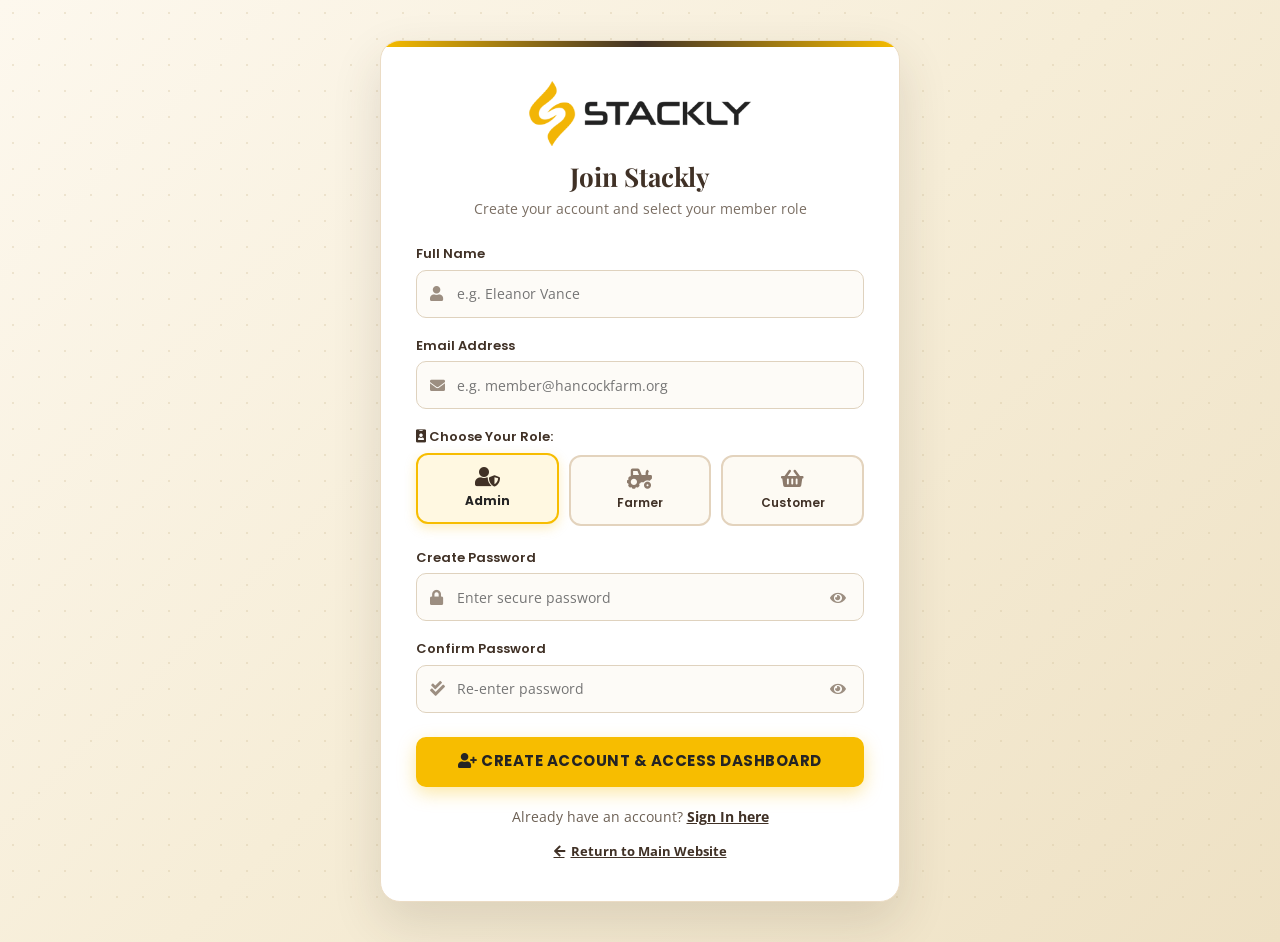
<file: register.html>
<!DOCTYPE html>
<html lang="en">
<head>
<meta charset="utf-8">
<title>Register | Stackly - Heritage Dairy Portal</title>
<!-- Stylesheets -->
<link href="css/bootstrap.css" rel="stylesheet">
<link href="css/fontawesome-all.css" rel="stylesheet">
<link href="css/custom-auth.css" rel="stylesheet">

<link href="https://fonts.googleapis.com/css2?family=Open+Sans:wght@300;400;600;700&family=Playfair+Display:ital,wght@0,600;0,700;1,700&family=Poppins:wght@400;500;600;700&display=swap" rel="stylesheet">

<link rel="shortcut icon" href="images/favicon.webp" type="image/x-icon">
<link rel="icon" href="images/favicon.webp" type="image/x-icon">

<meta http-equiv="X-UA-Compatible" content="IE=edge">
<meta name="viewport" content="width=device-width, initial-scale=1.0, maximum-scale=1.0, user-scalable=0">
</head>

<body class="auth-page-body">

    <div class="auth-card-container">
        <div class="auth-card">
            
            <!-- Header & Logo -->
            <div class="auth-header">
                <a href="index.html" class="auth-logo" title="Back to Homepage">
                    <img src="images/logo.webp" alt="Stackly Logo">
                </a>
                <h2 class="auth-title">Join Stackly</h2>
                <p class="auth-subtitle">Create your account and select your member role</p>
            </div>

            <!-- Register Form -->
            <form id="registerForm" novalidate>

                <!-- Full Name -->
                <div class="auth-form-group">
                    <label for="regName">Full Name</label>
                    <div class="auth-input-wrapper">
                        <i class="fas fa-user input-icon"></i>
                        <input type="text" id="regName" class="auth-input" placeholder="e.g. Eleanor Vance" required autocomplete="name"
                               pattern="^[^0-9]+$" title="Numbers are not allowed in name"
                               onkeydown="if(!event.ctrlKey && !event.altKey && !event.metaKey && /[0-9]/.test(event.key)){event.preventDefault();}"
                               oninput="this.value = this.value.replace(/[0-9]/g, '');">
                    </div>
                    <div id="nameError" class="auth-field-error">Please enter your full name.</div>
                </div>

                <!-- Email Input -->
                <div class="auth-form-group">
                    <label for="regEmail">Email Address</label>
                    <div class="auth-input-wrapper">
                        <i class="fas fa-envelope input-icon"></i>
                        <input type="email" id="regEmail" class="auth-input" placeholder="e.g. member@hancockfarm.org" required autocomplete="email">
                    </div>
                    <div id="emailError" class="auth-field-error">Please enter a valid email address.</div>
                </div>

                <!-- Role Selector (3 Roles) -->
                <div class="role-select-section">
                    <label class="role-select-label"><i class="fas fa-id-badge"></i> Choose Your Role:</label>
                    <div class="role-options-grid">
                        <label class="role-radio-label">
                            <input type="radio" name="authRole" value="Admin" checked>
                            <div class="role-box">
                                <i class="fas fa-user-shield"></i>
                                <span>Admin</span>
                            </div>
                        </label>
                        <label class="role-radio-label">
                            <input type="radio" name="authRole" value="Farmer">
                            <div class="role-box">
                                <i class="fas fa-tractor"></i>
                                <span>Farmer</span>
                            </div>
                        </label>
                        <label class="role-radio-label">
                            <input type="radio" name="authRole" value="Customer">
                            <div class="role-box">
                                <i class="fas fa-shopping-basket"></i>
                                <span>Customer</span>
                            </div>
                        </label>
                    </div>
                </div>

                <!-- Password Input -->
                <div class="auth-form-group">
                    <label for="regPassword">Create Password</label>
                    <div class="auth-input-wrapper">
                        <i class="fas fa-lock input-icon"></i>
                        <input type="password" id="regPassword" class="auth-input" placeholder="Enter secure password" required autocomplete="new-password">
                        <button type="button" class="toggle-password-btn" id="toggleRegPasswordBtn" title="Toggle visibility">
                            <i class="fas fa-eye" id="toggleRegPasswordIcon"></i>
                        </button>
                    </div>
                    <div id="passwordError" class="auth-field-error">Password must be at least 8 characters and include uppercase, lowercase, number, and symbol.</div>
                </div>

                <!-- Confirm Password Input -->
                <div class="auth-form-group">
                    <label for="regConfirmPassword">Confirm Password</label>
                    <div class="auth-input-wrapper">
                        <i class="fas fa-check-double input-icon"></i>
                        <input type="password" id="regConfirmPassword" class="auth-input" placeholder="Re-enter password" required autocomplete="new-password">
                        <button type="button" class="toggle-password-btn" id="toggleRegConfirmPasswordBtn" title="Toggle visibility">
                            <i class="fas fa-eye" id="toggleRegConfirmPasswordIcon"></i>
                        </button>
                    </div>
                    <div id="confirmPasswordError" class="auth-field-error">Passwords do not match.</div>
                </div>

                <!-- Submit Button -->
                <button type="submit" class="auth-submit-btn" id="submitRegBtn">
                    <i class="fas fa-user-plus"></i> Create Account &amp; Access Dashboard
                </button>

                <!-- Footer Navigation -->
                <div class="auth-footer-nav">
                    Already have an account? <a href="login.html">Sign In here</a>
                    <div>
                        <a href="index.html" class="auth-back-link">
                            <i class="fas fa-arrow-left"></i> Return to Main Website
                        </a>
                    </div>
                </div>

            </form>

        </div>
    </div>

<script src="js/jquery.js"></script>
<script>
$(document).ready(function() {
    var $nameInput = $('#regName');
    var $emailInput = $('#regEmail');
    var $passwordInput = $('#regPassword');
    var $confirmInput = $('#regConfirmPassword');
    var $toggleBtn = $('#toggleRegPasswordBtn');
    var $toggleIcon = $('#toggleRegPasswordIcon');
    var $toggleConfirmBtn = $('#toggleRegConfirmPasswordBtn');
    var $toggleConfirmIcon = $('#toggleRegConfirmPasswordIcon');

    function validatePassword(pwd) {
        return {
            length: pwd.length >= 8,
            upper: /[A-Z]/.test(pwd),
            lower: /[a-z]/.test(pwd),
            number: /[0-9]/.test(pwd),
            symbol: /[!@#$%^&*()_+\-=\[\]{};':"\\|,.<>\/?~`]/.test(pwd)
        };
    }

    function isValidEmail(email) {
        return /^[^\s@]+@[^\s@]+\.[^\s@]+$/.test(email);
    }

    // Toggle create password visibility
    $toggleBtn.on('click', function(e) {
        e.preventDefault();
        var currentType = $passwordInput.attr('type');
        if (currentType === 'password') {
            $passwordInput.attr('type', 'text');
            $toggleIcon.removeClass('fa-eye').addClass('fa-eye-slash');
        } else {
            $passwordInput.attr('type', 'password');
            $toggleIcon.removeClass('fa-eye-slash').addClass('fa-eye');
        }
    });

    // Toggle confirm password visibility
    $toggleConfirmBtn.on('click', function(e) {
        e.preventDefault();
        var currentType = $confirmInput.attr('type');
        if (currentType === 'password') {
            $confirmInput.attr('type', 'text');
            $toggleConfirmIcon.removeClass('fa-eye').addClass('fa-eye-slash');
        } else {
            $confirmInput.attr('type', 'password');
            $toggleConfirmIcon.removeClass('fa-eye-slash').addClass('fa-eye');
        }
    });

    // Password criteria live check
    $passwordInput.on('input', function() {
        var pwd = $(this).val();
        var res = validatePassword(pwd);

        if (res.length && res.upper && res.lower && res.number && res.symbol) {
            $passwordInput.removeClass('is-invalid').addClass('is-valid');
            $('#passwordError').hide();
        }
    });

    // Form submission
    $('#registerForm').on('submit', function(e) {
        e.preventDefault();

        var name = $nameInput.val().trim();
        var email = $emailInput.val().trim();
        var password = $passwordInput.val();
        var confirmPassword = $confirmInput.val();
        var selectedRole = $('input[name="authRole"]:checked').val() || 'Admin';

        var hasError = false;

        if (name.length < 2) {
            $nameInput.addClass('is-invalid');
            $('#nameError').show();
            hasError = true;
        } else {
            $nameInput.removeClass('is-invalid').addClass('is-valid');
            $('#nameError').hide();
        }

        if (!isValidEmail(email)) {
            $emailInput.addClass('is-invalid');
            $('#emailError').show();
            hasError = true;
        } else {
            $emailInput.removeClass('is-invalid').addClass('is-valid');
            $('#emailError').hide();
        }

        var pwdCheck = validatePassword(password);
        var pwdValid = pwdCheck.length && pwdCheck.upper && pwdCheck.lower && pwdCheck.number && pwdCheck.symbol;

        if (!pwdValid) {
            $passwordInput.addClass('is-invalid');
            $('#passwordError').show();
            hasError = true;
        } else {
            $passwordInput.removeClass('is-invalid').addClass('is-valid');
            $('#passwordError').hide();
        }

        if (password !== confirmPassword || confirmPassword === '') {
            $confirmInput.addClass('is-invalid');
            $('#confirmPasswordError').show();
            hasError = true;
        } else {
            $confirmInput.removeClass('is-invalid').addClass('is-valid');
            $('#confirmPasswordError').hide();
        }

        if (hasError) {
            return false;
        }

        // Save session in localStorage
        var userData = {
            name: name,
            email: email,
            role: selectedRole,
            isLoggedIn: true,
            loginTime: new Date().toISOString()
        };
        localStorage.setItem('hancock_user', JSON.stringify(userData));

        $('#submitRegBtn').html('<i class="fas fa-spinner fa-spin"></i> Creating Account...').prop('disabled', true);
        setTimeout(function() {
            window.location.href = 'dashboard.html';
        }, 600);
    });
});
</script>

</body>
</html>
</file>
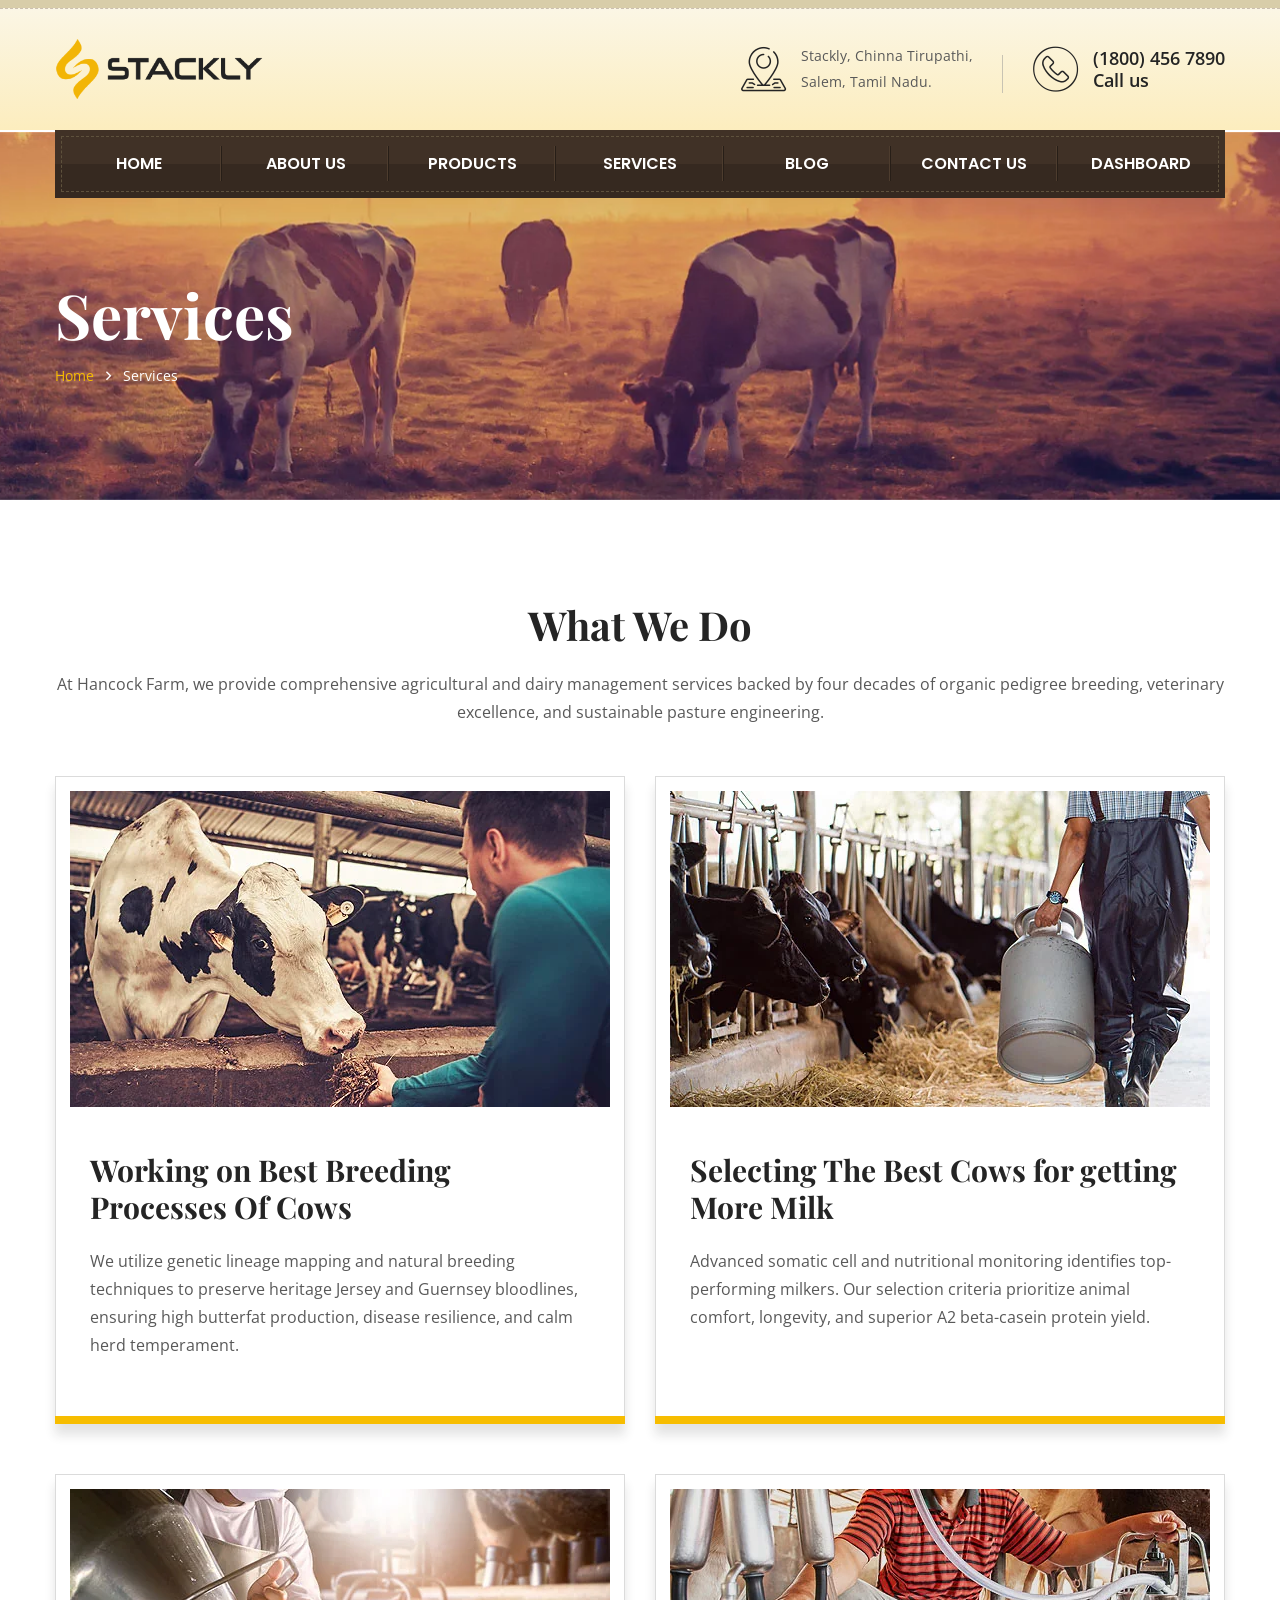
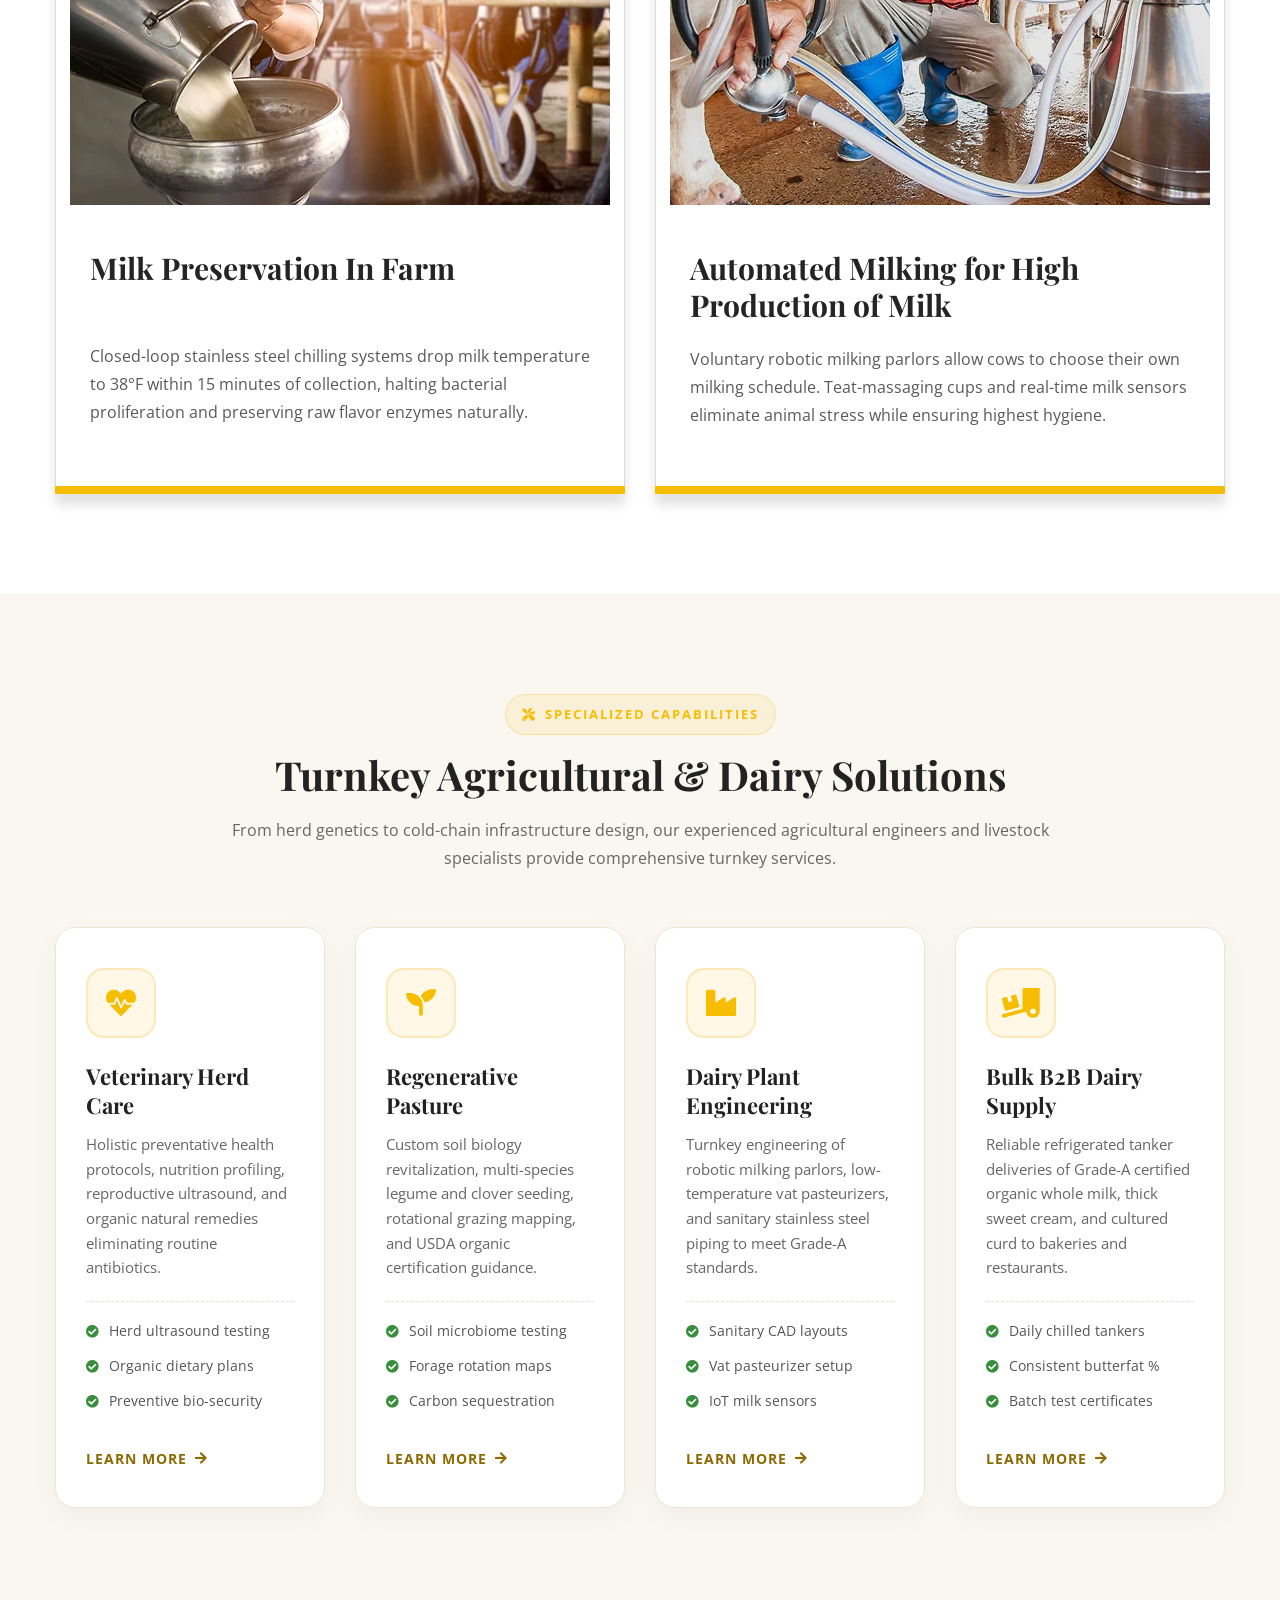
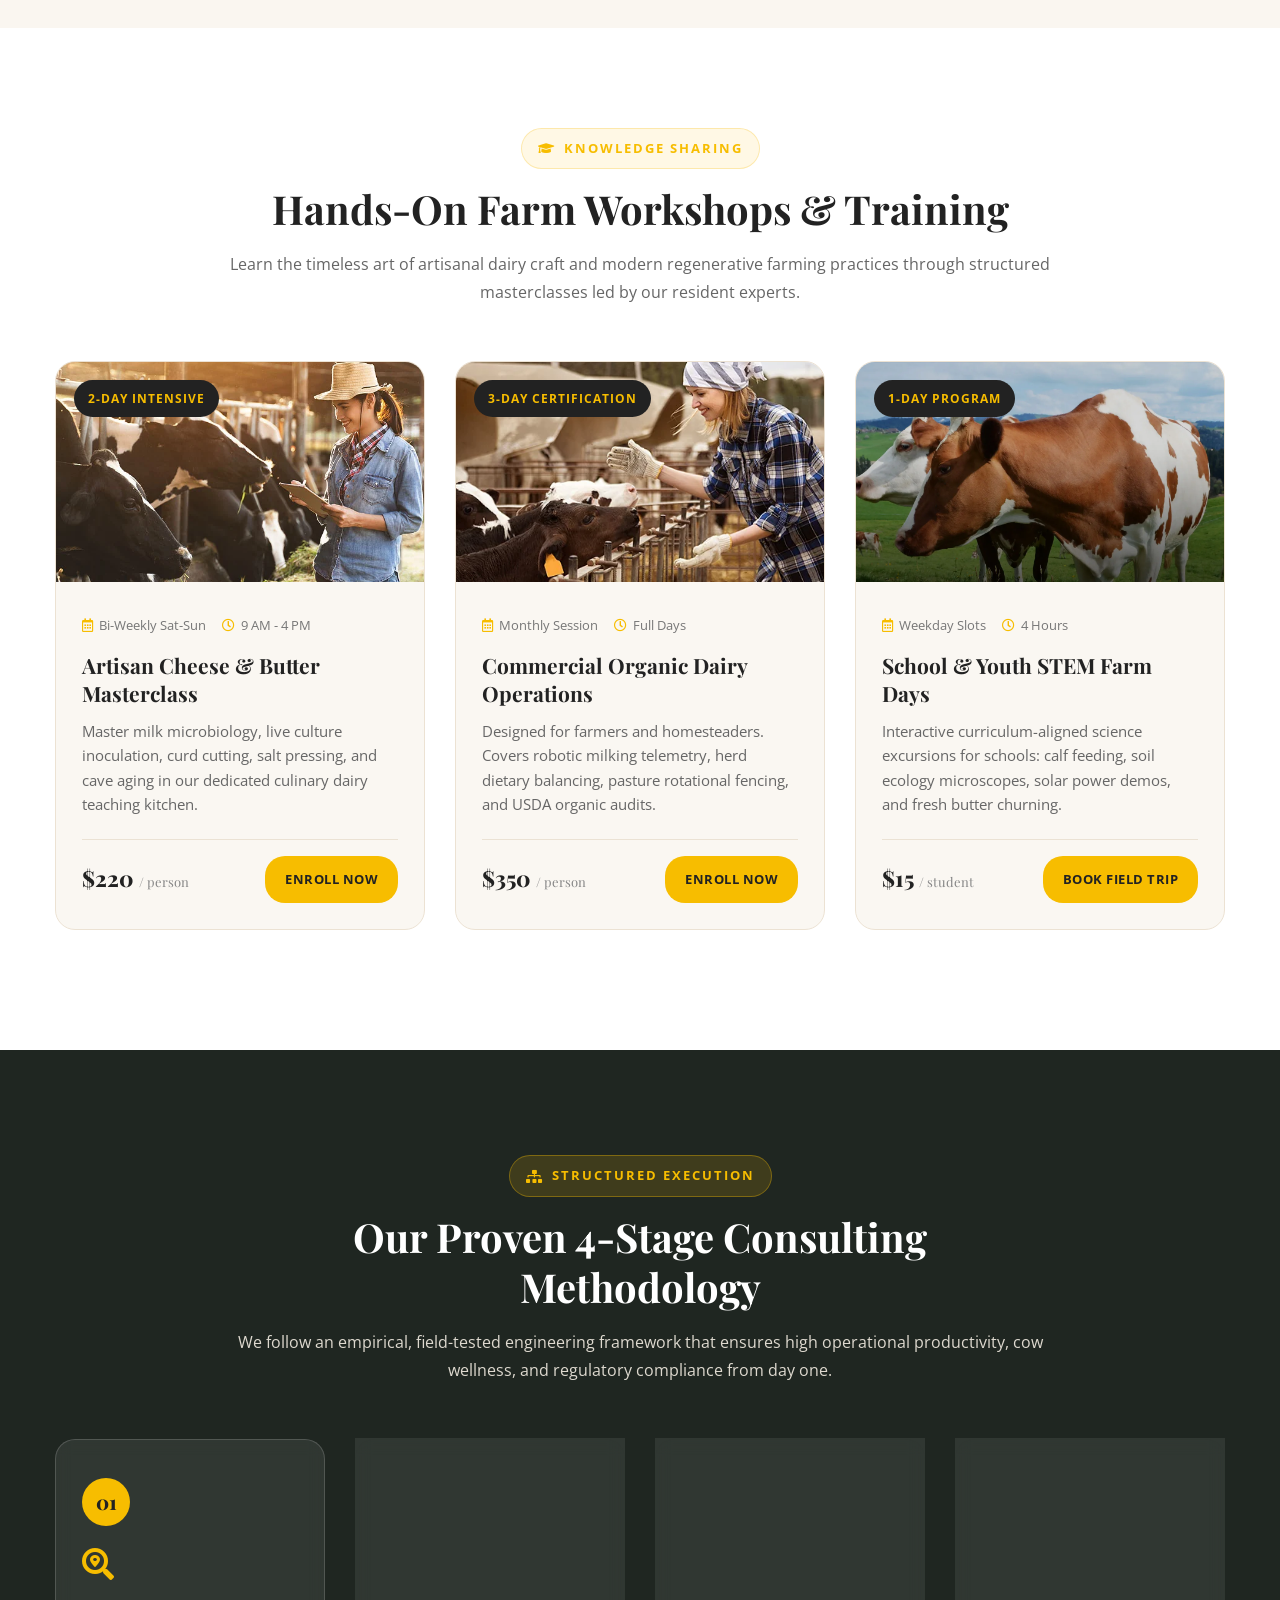
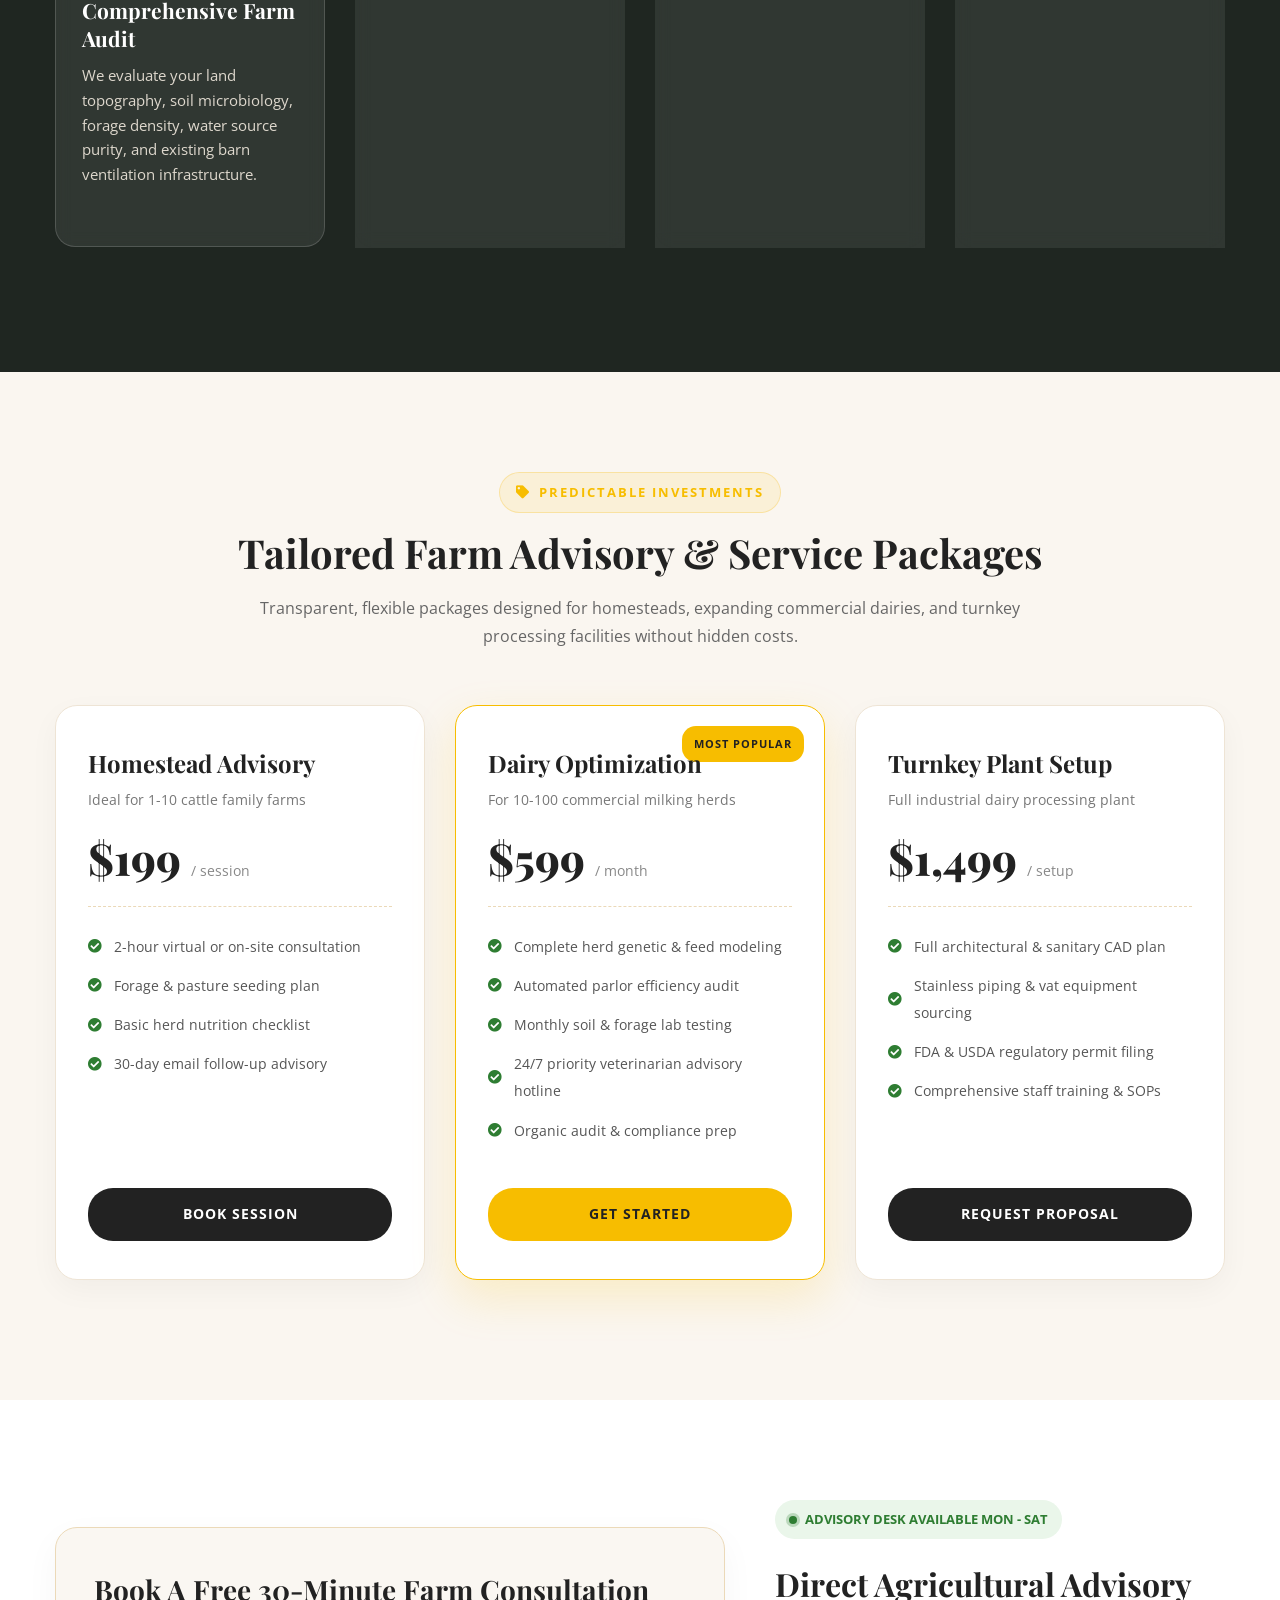
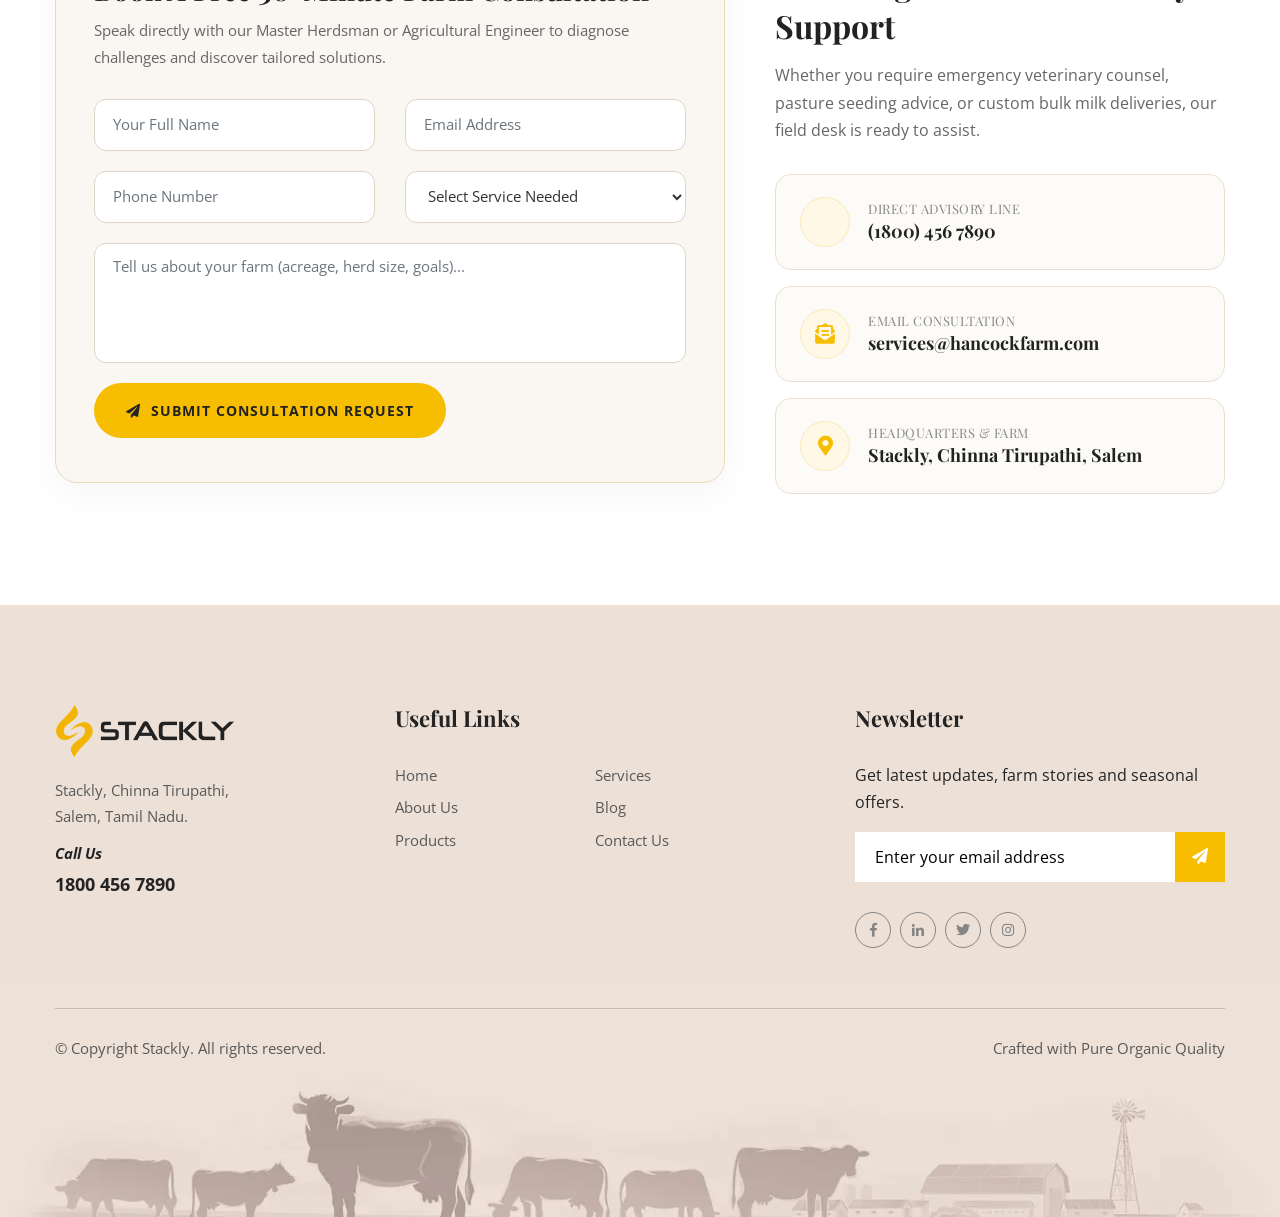
<file: service.html>
<!DOCTYPE html>
<html lang="en">
<head>
<meta charset="utf-8">
<title>Services | Stackly - Turnkey Dairy, Breeding &amp; Agricultural Solutions</title>
<!-- Stylesheets -->
<link href="css/bootstrap.css" rel="stylesheet">
<link href="css/style.css" rel="stylesheet">
<!-- Responsive File -->
<link href="css/responsive.css" rel="stylesheet">
<!-- Color File -->
<link href="css/color.css" rel="stylesheet">
<!-- Custom Styles for 5 Extra Sections -->
<link href="css/custom-services.css" rel="stylesheet">

<link href="https://fonts.googleapis.com/css2?family=Open+Sans:wght@300;400;600;700&family=Playfair+Display:ital,wght@0,400;0,500;0,600;0,700;1,700&family=Poppins:wght@400;500;600;700&display=swap" rel="stylesheet">

<link rel="shortcut icon" href="images/favicon.webp" type="image/x-icon">
<link rel="icon" href="images/favicon.webp" type="image/x-icon">

<!-- Responsive -->
<meta http-equiv="X-UA-Compatible" content="IE=edge">
<meta name="viewport" content="width=device-width, initial-scale=1.0, maximum-scale=1.0, user-scalable=0">
<!--[if lt IE 9]><script src="https://cdnjs.cloudflare.com/ajax/libs/html5shiv/3.7.3/html5shiv.js"></script><![endif]-->
<!--[if lt IE 9]><script src="js/respond.js"></script><![endif]-->
</head>

<body>

<div class="page-wrapper">
    <!-- Preloader -->
    <div class="loader-wrap">
        <div class="preloader"><div class="preloader-close">Preloader Close</div></div>
        <div class="layer layer-one"><span class="overlay"></span></div>
        <div class="layer layer-two"><span class="overlay"></span></div>        
        <div class="layer layer-three"><span class="overlay"></span></div>        
    </div>

    <!-- Main Header -->
    <header class="main-header header-style-one">

        <!-- Header Upper -->
        <div class="header-upper">
            <div class="auto-container">
                <div class="inner-container">
                    <!--Logo-->
                    <div class="logo-box">
                        <div class="logo"><a href="index.html"><img src="images/logo.webp" alt="Stackly Logo"></a></div>
                    </div>
                    <!-- Mobile Current Page Indicator -->
                    <div class="mobile-page-indicator">
                        <span class="mobile-page-badge"><span class="badge-dot"></span> Services</span>
                    </div>
                    <div class="contact-info">
                        <div class="single-info">
                            <div class="icon"><span class="flaticon-null-1"></span></div>
                            <div class="text">Stackly, Chinna Tirupathi, <br>Salem, Tamil Nadu.</div>
                        </div>
                        <div class="single-info">
                            <div class="icon"><span class="flaticon-null-2"></span></div>
                            <h5>(1800) 456 7890 <br>Call us</h5>
                        </div>
                    </div>
                    <!-- Mobile Navigation Toggler (Same Line as Logo) -->
                    <div class="mobile-nav-toggler"><img src="images/icon-bar.webp" alt="Toggle Menu"></div>
                </div>
            </div>
        </div>
        <!--End Header Upper-->

        <!-- Main Menu -->
        <div class="main-menu">
            <div class="auto-container">
                <div class="inner-container">
                    <span class="border-shape"></span>
                    <!--Nav Box-->
                    <div class="nav-outer">
                        <!--Mobile Navigation Toggler-->
                        <div class="mobile-nav-toggler"><img src="images/icon-bar.webp" alt="Toggle Menu"></div>

                        <!-- Main Menu -->
                        <nav class="main-menu navbar-expand-md navbar-light">
                            <div class="collapse navbar-collapse show clearfix" id="navbarSupportedContent">
                                <ul class="navigation">
                                    <li><a href="index.html">Home</a></li>
                                    <li><a href="about.html">About Us</a></li>
                                    <li><a href="products.html">Products</a></li>
                                    <li class="current"><a href="services.html">Services</a></li>
                                    <li><a href="blog.html">Blog</a></li>
                                    <li><a href="contact.html">Contact Us</a></li>
                                    <li class="nav-auth-item nav-login-item"><a href="login.html">Login</a></li>
                                    <li class="nav-auth-item nav-register-item"><a href="register.html">Register</a></li>
                                    <li class="nav-auth-item nav-dashboard-item" style="display: none;"><a href="dashboard.html">Dashboard</a></li>
                                </ul>
                            </div>
                        </nav>
                    </div>
                </div>
            </div>
        </div>

        <!-- Sticky Header  -->
        <div class="sticky-header main-menu">
            <div class="auto-container">
                <div class="inner-container">
                    <div class="nav-outer">
                        <span class="border-shape"></span>
                        <!-- Main Menu -->
                        <nav class="main-menu">
                            <!--Keep This Empty / Menu will come through Javascript-->
                        </nav>
                    </div>                        
                </div>
            </div>
        </div><!-- End Sticky Menu -->

        <!-- Mobile Menu  -->
        <div class="mobile-menu">
            <div class="menu-backdrop"></div>
            <div class="close-btn"><span class="icon flaticon-remove"></span></div>
            
            <nav class="menu-box">
                <div class="nav-logo"><a href="index.html"><img src="images/logo-three.webp" alt="Stackly Logo"></a></div>
                <div class="menu-outer"><!--Menu Will Come Via Javascript--></div>

            </nav>
        </div><!-- End Mobile Menu -->

        <div class="nav-overlay">
            <div class="cursor"></div>
            <div class="cursor-follower"></div>
        </div>
    </header>
    <!-- End Main Header -->
    
    <!--Search Popup-->
    <div id="search-popup" class="search-popup">
        <div class="close-search theme-btn"><span class="flaticon-remove"></span></div>
        <div class="popup-inner">
            <div class="overlay-layer"></div>
            <div class="search-form">
                <form method="post" action="services.html">
                    <div class="form-group">
                        <fieldset>
                            <input type="search" class="form-control" name="search-input" value="" placeholder="Search services..." required >
                            <input type="submit" value="Search Now!" class="theme-btn">
                        </fieldset>
                    </div>
                </form>
                <br>
                <h3>Recent Search Keywords</h3>
                <ul class="recent-searches">
                    <li><a href="#">Breeding Advisory</a></li>
                    <li><a href="#">Milking Robotics</a></li>
                    <li><a href="#">Cheese Workshops</a></li>
                    <li><a href="#">Bulk Milk Supply</a></li>
                    <li><a href="#">Pasture Consulting</a></li>
                </ul>
            </div>
        </div>
    </div>

    <!-- Page Title -->
    <section class="page-title" style="background-image:url(images/bg-7.webp)">
        <div class="auto-container">
            <h2>Services</h2>
            <ul class="page-breadcrumb">
                <li><a href="index.html">Home</a></li>
                <li>Services</li>
            </ul>
        </div>
    </section>

    <!-- Our Services Two (Original Section from Screenshot: What We Do) -->
    <section class="services-section-two">
        <div class="auto-container">
            <div class="sec-title text-center">
                <h2>What We Do</h2>
                <div class="text">
                    At Hancock Farm, we provide comprehensive agricultural and dairy management services backed by four decades of organic pedigree breeding, veterinary excellence, and sustainable pasture engineering.
                </div>
            </div>
            <div class="row">
                <!-- Service Block 1 -->
                <div class="col-lg-6 service-block-two">
                    <div class="inner-box wow fadeInUp" data-wow-duration="1500ms">
                        <div class="image">
                            <img src="images/image-19.webp" alt="Working on Best Breeding Processes Of Cows">
                        </div>
                        <div class="content">
                            <h4>Working on Best Breeding Processes Of Cows</h4>
                            <div class="text">
                                We utilize genetic lineage mapping and natural breeding techniques to preserve heritage Jersey and Guernsey bloodlines, ensuring high butterfat production, disease resilience, and calm herd temperament.
                            </div>
                        </div>
                    </div>
                </div>

                <!-- Service Block 2 -->
                <div class="col-lg-6 service-block-two">
                    <div class="inner-box wow fadeInDown" data-wow-duration="1500ms">
                        <div class="image">
                            <img src="images/image-20.webp" alt="Selecting The Best Cows for getting More Milk">
                        </div>
                        <div class="content">
                            <h4>Selecting The Best Cows for getting More Milk</h4>
                            <div class="text">
                                Advanced somatic cell and nutritional monitoring identifies top-performing milkers. Our selection criteria prioritize animal comfort, longevity, and superior A2 beta-casein protein yield.
                            </div>
                        </div>
                    </div>
                </div>

                <!-- Service Block 3 -->
                <div class="col-lg-6 service-block-two">
                    <div class="inner-box wow fadeInUp" data-wow-duration="1500ms">
                        <div class="image">
                            <img src="images/image-21.webp" alt="Milk Preservation In Farm">
                        </div>
                        <div class="content">
                            <h4>Milk Preservation In Farm</h4>
                            <div class="text">
                                Closed-loop stainless steel chilling systems drop milk temperature to 38°F within 15 minutes of collection, halting bacterial proliferation and preserving raw flavor enzymes naturally.
                            </div>
                        </div>
                    </div>
                </div>

                <!-- Service Block 4 -->
                <div class="col-lg-6 service-block-two">
                    <div class="inner-box wow fadeInDown" data-wow-duration="1500ms">
                        <div class="image">
                            <img src="images/image-22.webp" alt="Automated Milking for High Production of Milk">
                        </div>
                        <div class="content">
                            <h4>Automated Milking for High Production of Milk</h4>
                            <div class="text">
                                Voluntary robotic milking parlors allow cows to choose their own milking schedule. Teat-massaging cups and real-time milk sensors eliminate animal stress while ensuring highest hygiene.
                            </div>
                        </div>
                    </div>
                </div>
            </div>
        </div>
    </section>

    <!-- ======================================================================
         [EXTRA CONTENT 1] Specialized Farm Solutions & Consulting
         ====================================================================== -->
    <section class="farm-solutions-section" id="solutions-section">
        <div class="auto-container">
            <div class="sec-title-centered">
                <span class="sec-subtitle-badge"><i class="fas fa-tools"></i> Specialized Capabilities</span>
                <h2>Turnkey Agricultural &amp; Dairy Solutions</h2>
                <div class="text">
                    From herd genetics to cold-chain infrastructure design, our experienced agricultural engineers and livestock specialists provide comprehensive turnkey services.
                </div>
            </div>

            <div class="row">
                <!-- Solution 1 -->
                <div class="col-lg-3 col-md-6">
                    <div class="solution-card wow fadeInUp" data-wow-duration="1200ms" data-wow-delay="0ms">
                        <div class="solution-icon-box">
                            <i class="fas fa-heartbeat"></i>
                        </div>
                        <h4>Veterinary Herd Care</h4>
                        <p>Holistic preventative health protocols, nutrition profiling, reproductive ultrasound, and organic natural remedies eliminating routine antibiotics.</p>
                        <ul class="solution-checklist">
                            <li><i class="fas fa-check-circle"></i> Herd ultrasound testing</li>
                            <li><i class="fas fa-check-circle"></i> Organic dietary plans</li>
                            <li><i class="fas fa-check-circle"></i> Preventive bio-security</li>
                        </ul>
                        <a href="#booking-section" class="solution-btn">Learn More <i class="fas fa-arrow-right"></i></a>
                    </div>
                </div>

                <!-- Solution 2 -->
                <div class="col-lg-3 col-md-6">
                    <div class="solution-card wow fadeInUp" data-wow-duration="1200ms" data-wow-delay="200ms">
                        <div class="solution-icon-box">
                            <i class="fas fa-seedling"></i>
                        </div>
                        <h4>Regenerative Pasture</h4>
                        <p>Custom soil biology revitalization, multi-species legume and clover seeding, rotational grazing mapping, and USDA organic certification guidance.</p>
                        <ul class="solution-checklist">
                            <li><i class="fas fa-check-circle"></i> Soil microbiome testing</li>
                            <li><i class="fas fa-check-circle"></i> Forage rotation maps</li>
                            <li><i class="fas fa-check-circle"></i> Carbon sequestration</li>
                        </ul>
                        <a href="#booking-section" class="solution-btn">Learn More <i class="fas fa-arrow-right"></i></a>
                    </div>
                </div>

                <!-- Solution 3 -->
                <div class="col-lg-3 col-md-6">
                    <div class="solution-card wow fadeInUp" data-wow-duration="1200ms" data-wow-delay="400ms">
                        <div class="solution-icon-box">
                            <i class="fas fa-industry"></i>
                        </div>
                        <h4>Dairy Plant Engineering</h4>
                        <p>Turnkey engineering of robotic milking parlors, low-temperature vat pasteurizers, and sanitary stainless steel piping to meet Grade-A standards.</p>
                        <ul class="solution-checklist">
                            <li><i class="fas fa-check-circle"></i> Sanitary CAD layouts</li>
                            <li><i class="fas fa-check-circle"></i> Vat pasteurizer setup</li>
                            <li><i class="fas fa-check-circle"></i> IoT milk sensors</li>
                        </ul>
                        <a href="#booking-section" class="solution-btn">Learn More <i class="fas fa-arrow-right"></i></a>
                    </div>
                </div>

                <!-- Solution 4 -->
                <div class="col-lg-3 col-md-6">
                    <div class="solution-card wow fadeInUp" data-wow-duration="1200ms" data-wow-delay="600ms">
                        <div class="solution-icon-box">
                            <i class="fas fa-truck-loading"></i>
                        </div>
                        <h4>Bulk B2B Dairy Supply</h4>
                        <p>Reliable refrigerated tanker deliveries of Grade-A certified organic whole milk, thick sweet cream, and cultured curd to bakeries and restaurants.</p>
                        <ul class="solution-checklist">
                            <li><i class="fas fa-check-circle"></i> Daily chilled tankers</li>
                            <li><i class="fas fa-check-circle"></i> Consistent butterfat %</li>
                            <li><i class="fas fa-check-circle"></i> Batch test certificates</li>
                        </ul>
                        <a href="#booking-section" class="solution-btn">Learn More <i class="fas fa-arrow-right"></i></a>
                    </div>
                </div>
            </div>
        </div>
    </section>

    <!-- ======================================================================
         [EXTRA CONTENT 2] Hands-On Farm Workshops & Agricultural Training
         ====================================================================== -->
    <section class="farm-workshops-section" id="workshops-section">
        <div class="auto-container">
            <div class="sec-title-centered">
                <span class="sec-subtitle-badge"><i class="fas fa-graduation-cap"></i> Knowledge Sharing</span>
                <h2>Hands-On Farm Workshops &amp; Training</h2>
                <div class="text">
                    Learn the timeless art of artisanal dairy craft and modern regenerative farming practices through structured masterclasses led by our resident experts.
                </div>
            </div>

            <div class="row">
                <!-- Workshop 1 -->
                <div class="col-lg-4 col-md-6">
                    <div class="workshop-card wow fadeInUp" data-wow-duration="1200ms" data-wow-delay="0ms">
                        <div class="workshop-image-box">
                            <img src="images/image-8.webp" alt="Artisan Cheese & Butter Masterclass">
                            <span class="workshop-badge">2-Day Intensive</span>
                        </div>
                        <div class="workshop-body">
                            <div class="workshop-meta">
                                <span><i class="far fa-calendar-alt"></i> Bi-Weekly Sat-Sun</span>
                                <span><i class="far fa-clock"></i> 9 AM - 4 PM</span>
                            </div>
                            <h4>Artisan Cheese &amp; Butter Masterclass</h4>
                            <p>Master milk microbiology, live culture inoculation, curd cutting, salt pressing, and cave aging in our dedicated culinary dairy teaching kitchen.</p>
                            <div class="workshop-footer">
                                <div class="workshop-fee">$220 <small style="font-size: 13px; color: #888;">/ person</small></div>
                                <a href="#booking-section" class="workshop-btn">Enroll Now</a>
                            </div>
                        </div>
                    </div>
                </div>

                <!-- Workshop 2 -->
                <div class="col-lg-4 col-md-6">
                    <div class="workshop-card wow fadeInUp" data-wow-duration="1200ms" data-wow-delay="200ms">
                        <div class="workshop-image-box">
                            <img src="images/image-18.webp" alt="Commercial Organic Dairy Operations">
                            <span class="workshop-badge">3-Day Certification</span>
                        </div>
                        <div class="workshop-body">
                            <div class="workshop-meta">
                                <span><i class="far fa-calendar-alt"></i> Monthly Session</span>
                                <span><i class="far fa-clock"></i> Full Days</span>
                            </div>
                            <h4>Commercial Organic Dairy Operations</h4>
                            <p>Designed for farmers and homesteaders. Covers robotic milking telemetry, herd dietary balancing, pasture rotational fencing, and USDA organic audits.</p>
                            <div class="workshop-footer">
                                <div class="workshop-fee">$350 <small style="font-size: 13px; color: #888;">/ person</small></div>
                                <a href="#booking-section" class="workshop-btn">Enroll Now</a>
                            </div>
                        </div>
                    </div>
                </div>

                <!-- Workshop 3 -->
                <div class="col-lg-4 col-md-6">
                    <div class="workshop-card wow fadeInUp" data-wow-duration="1200ms" data-wow-delay="400ms">
                        <div class="workshop-image-box">
                            <img src="images/image-3.webp" alt="School & Youth STEM Farm Field Days">
                            <span class="workshop-badge">1-Day Program</span>
                        </div>
                        <div class="workshop-body">
                            <div class="workshop-meta">
                                <span><i class="far fa-calendar-alt"></i> Weekday Slots</span>
                                <span><i class="far fa-clock"></i> 4 Hours</span>
                            </div>
                            <h4>School &amp; Youth STEM Farm Days</h4>
                            <p>Interactive curriculum-aligned science excursions for schools: calf feeding, soil ecology microscopes, solar power demos, and fresh butter churning.</p>
                            <div class="workshop-footer">
                                <div class="workshop-fee">$15 <small style="font-size: 13px; color: #888;">/ student</small></div>
                                <a href="#booking-section" class="workshop-btn">Book Field Trip</a>
                            </div>
                        </div>
                    </div>
                </div>
            </div>
        </div>
    </section>

    <!-- ======================================================================
         [EXTRA CONTENT 3] Consulting Methodology Workflow
         ====================================================================== -->
    <section class="farm-methodology-section" id="methodology-section" style="background-image: url('images/bg-3.webp');">
        <div class="overlay-dark"></div>
        <div class="auto-container" style="position: relative; z-index: 2;">
            <div class="sec-title-centered light">
                <span class="sec-subtitle-badge light"><i class="fas fa-sitemap"></i> Structured Execution</span>
                <h2>Our Proven 4-Stage Consulting Methodology</h2>
                <div class="text">
                    We follow an empirical, field-tested engineering framework that ensures high operational productivity, cow wellness, and regulatory compliance from day one.
                </div>
            </div>

            <div class="row">
                <!-- Step 1 -->
                <div class="col-lg-3 col-md-6">
                    <div class="methodology-step-card wow fadeInUp" data-wow-duration="1200ms" data-wow-delay="0ms">
                        <div class="methodology-badge">01</div>
                        <div class="step-icon"><i class="fas fa-search-location"></i></div>
                        <h4>Comprehensive Farm Audit</h4>
                        <p>We evaluate your land topography, soil microbiology, forage density, water source purity, and existing barn ventilation infrastructure.</p>
                    </div>
                </div>

                <!-- Step 2 -->
                <div class="col-lg-3 col-md-6">
                    <div class="methodology-step-card wow fadeInUp" data-wow-duration="1200ms" data-wow-delay="200ms">
                        <div class="methodology-badge">02</div>
                        <div class="step-icon"><i class="fas fa-drafting-compass"></i></div>
                        <h4>Biological &amp; Tech Roadmap</h4>
                        <p>Our engineers craft customized pasture paddock rotation maps, herd nutrition balancing formulas, and sanitary processing equipment designs.</p>
                    </div>
                </div>

                <!-- Step 3 -->
                <div class="col-lg-3 col-md-6">
                    <div class="methodology-step-card wow fadeInUp" data-wow-duration="1200ms" data-wow-delay="400ms">
                        <div class="methodology-badge">03</div>
                        <div class="step-icon"><i class="fas fa-cogs"></i></div>
                        <h4>Implementation &amp; Setup</h4>
                        <p>We oversee equipment installation, calibrate cooling tanks, introduce certified breeding bloodlines, and train your farm crew on sanitary SOPs.</p>
                    </div>
                </div>

                <!-- Step 4 -->
                <div class="col-lg-3 col-md-6">
                    <div class="methodology-step-card wow fadeInUp" data-wow-duration="1200ms" data-wow-delay="600ms">
                        <div class="methodology-badge">04</div>
                        <div class="step-icon"><i class="fas fa-chart-line"></i></div>
                        <h4>Monitoring &amp; Optimization</h4>
                        <p>Quarterly herd wellness checkups, somatic cell count laboratory testing, soil carbon tracking, and ongoing hotline advisory support.</p>
                    </div>
                </div>
            </div>
        </div>
    </section>

    <!-- ======================================================================
         [EXTRA CONTENT 4] Transparent Service Packages
         ====================================================================== -->
    <section class="service-pricing-section" id="pricing-section">
        <div class="auto-container">
            <div class="sec-title-centered">
                <span class="sec-subtitle-badge"><i class="fas fa-tag"></i> Predictable Investments</span>
                <h2>Tailored Farm Advisory &amp; Service Packages</h2>
                <div class="text">
                    Transparent, flexible packages designed for homesteads, expanding commercial dairies, and turnkey processing facilities without hidden costs.
                </div>
            </div>

            <div class="row">
                <!-- Plan 1 -->
                <div class="col-lg-4 col-md-6">
                    <div class="pricing-card wow fadeInUp" data-wow-duration="1200ms" data-wow-delay="0ms">
                        <h4>Homestead Advisory</h4>
                        <div class="pricing-subtitle">Ideal for 1-10 cattle family farms</div>
                        <div class="pricing-amount-box">
                            <span class="price-num">$199</span>
                            <span class="price-period">/ session</span>
                        </div>
                        <ul class="pricing-features">
                            <li><i class="fas fa-check-circle"></i> 2-hour virtual or on-site consultation</li>
                            <li><i class="fas fa-check-circle"></i> Forage &amp; pasture seeding plan</li>
                            <li><i class="fas fa-check-circle"></i> Basic herd nutrition checklist</li>
                            <li><i class="fas fa-check-circle"></i> 30-day email follow-up advisory</li>
                        </ul>
                        <a href="#booking-section" class="pricing-btn">Book Session</a>
                    </div>
                </div>

                <!-- Plan 2 (Featured) -->
                <div class="col-lg-4 col-md-6">
                    <div class="pricing-card featured wow fadeInUp" data-wow-duration="1200ms" data-wow-delay="200ms">
                        <span class="pricing-ribbon">Most Popular</span>
                        <h4>Dairy Optimization</h4>
                        <div class="pricing-subtitle">For 10-100 commercial milking herds</div>
                        <div class="pricing-amount-box">
                            <span class="price-num">$599</span>
                            <span class="price-period">/ month</span>
                        </div>
                        <ul class="pricing-features">
                            <li><i class="fas fa-check-circle"></i> Complete herd genetic &amp; feed modeling</li>
                            <li><i class="fas fa-check-circle"></i> Automated parlor efficiency audit</li>
                            <li><i class="fas fa-check-circle"></i> Monthly soil &amp; forage lab testing</li>
                            <li><i class="fas fa-check-circle"></i> 24/7 priority veterinarian advisory hotline</li>
                            <li><i class="fas fa-check-circle"></i> Organic audit &amp; compliance prep</li>
                        </ul>
                        <a href="#booking-section" class="pricing-btn">Get Started</a>
                    </div>
                </div>

                <!-- Plan 3 -->
                <div class="col-lg-4 col-md-6">
                    <div class="pricing-card wow fadeInUp" data-wow-duration="1200ms" data-wow-delay="400ms">
                        <h4>Turnkey Plant Setup</h4>
                        <div class="pricing-subtitle">Full industrial dairy processing plant</div>
                        <div class="pricing-amount-box">
                            <span class="price-num">$1,499</span>
                            <span class="price-period">/ setup</span>
                        </div>
                        <ul class="pricing-features">
                            <li><i class="fas fa-check-circle"></i> Full architectural &amp; sanitary CAD plan</li>
                            <li><i class="fas fa-check-circle"></i> Stainless piping &amp; vat equipment sourcing</li>
                            <li><i class="fas fa-check-circle"></i> FDA &amp; USDA regulatory permit filing</li>
                            <li><i class="fas fa-check-circle"></i> Comprehensive staff training &amp; SOPs</li>
                        </ul>
                        <a href="#booking-section" class="pricing-btn">Request Proposal</a>
                    </div>
                </div>
            </div>
        </div>
    </section>

    <!-- ======================================================================
         [EXTRA CONTENT 5] Consultation Booking & Expert Advisory Form
         ====================================================================== -->
    <section class="service-booking-section" id="booking-section">
        <div class="auto-container">
            <div class="row align-items-center">
                <!-- Left: Booking Form -->
                <div class="col-lg-7">
                    <div class="booking-form-box wow fadeInUp" data-wow-duration="1200ms">
                        <h3>Book A Free 30-Minute Farm Consultation</h3>
                        <p>Speak directly with our Master Herdsman or Agricultural Engineer to diagnose challenges and discover tailored solutions.</p>
                        
                        <form class="booking-form" onsubmit="event.preventDefault(); alert('Thank you! Your farm consultation request has been submitted. Our team will contact you within 24 hours.'); this.reset();">
                            <div class="row">
                                <div class="col-md-6">
                                    <div class="form-group">
                                        <input type="text" class="form-control" placeholder="Your Full Name" required autocomplete="name"
                                               pattern="^[^0-9]+$" title="Numbers are not allowed in name"
                                               onkeydown="if(!event.ctrlKey && !event.altKey && !event.metaKey && /[0-9]/.test(event.key)){event.preventDefault();}"
                                               oninput="this.value = this.value.replace(/[0-9]/g, '');">
                                    </div>
                                </div>
                                <div class="col-md-6">
                                    <div class="form-group">
                                        <input type="email" class="form-control" placeholder="Email Address" required autocomplete="email">
                                    </div>
                                </div>
                                <div class="col-md-6">
                                    <div class="form-group">
                                        <input type="tel" class="form-control" placeholder="Phone Number" required inputmode="tel" autocomplete="tel"
                                               pattern="^[^a-zA-Z]+$" title="Alphabets are not allowed in phone number"
                                               onkeydown="if(!event.ctrlKey && !event.altKey && !event.metaKey && /[a-zA-Z]/.test(event.key)){event.preventDefault();}"
                                               oninput="this.value = this.value.replace(/[a-zA-Z]/g, '');">
                                    </div>
                                </div>
                                <div class="col-md-6">
                                    <div class="form-group">
                                        <select class="form-control" required>
                                            <option value="">Select Service Needed</option>
                                            <option value="1">Veterinary &amp; Herd Wellness</option>
                                            <option value="2">Regenerative Pasture &amp; Soil</option>
                                            <option value="3">Milking Parlor &amp; Plant Design</option>
                                            <option value="4">Bulk B2B Dairy Supply</option>
                                            <option value="5">Farm Workshops &amp; Training</option>
                                        </select>
                                    </div>
                                </div>
                                <div class="col-12">
                                    <div class="form-group">
                                        <textarea class="form-control" placeholder="Tell us about your farm (acreage, herd size, goals)..." required></textarea>
                                    </div>
                                </div>
                                <div class="col-12">
                                    <button type="submit" class="booking-submit-btn">
                                        <i class="fas fa-paper-plane"></i> Submit Consultation Request
                                    </button>
                                </div>
                            </div>
                        </form>
                    </div>
                </div>

                <!-- Right: Direct Advisory Support Info -->
                <div class="col-lg-5">
                    <div class="booking-info-box wow fadeInRight" data-wow-duration="1200ms">
                        <div class="advisory-badge-live">
                            <span class="pulse-dot"></span> Advisory Desk Available Mon - Sat
                        </div>
                        <h3>Direct Agricultural Advisory Support</h3>
                        <p>Whether you require emergency veterinary counsel, pasture seeding advice, or custom bulk milk deliveries, our field desk is ready to assist.</p>

                        <!-- Contact Card 1 -->
                        <div class="contact-card-mini">
                            <div class="icon-mini"><i class="fas fa-phone-alt"></i></div>
                            <div>
                                <h6>Direct Advisory Line</h6>
                                <h5><a href="tel:(1800)4567890">(1800) 456 7890</a></h5>
                            </div>
                        </div>

                        <!-- Contact Card 2 -->
                        <div class="contact-card-mini">
                            <div class="icon-mini"><i class="fas fa-envelope-open-text"></i></div>
                            <div>
                                <h6>Email Consultation</h6>
                                <h5><a href="mailto:services@hancockfarm.com">services@hancockfarm.com</a></h5>
                            </div>
                        </div>

                        <!-- Contact Card 3 -->
                        <div class="contact-card-mini">
                            <div class="icon-mini"><i class="fas fa-map-marker-alt"></i></div>
                            <div>
                                <h6>Headquarters &amp; Farm</h6>
                                <h5>Stackly, Chinna Tirupathi, Salem</h5>
                            </div>
                        </div>
                    </div>
                </div>
            </div>
        </div>
    </section>

    <!-- Main Footer -->
    <footer class="main-footer" style="background-image: url(images/bg-6.webp);">
        <div class="auto-container">
            <!--Widgets Section-->
            <div class="widgets-section">
                <div class="row clearfix">
                    
                    <!--Column-->
                    <div class="column col-lg-4">
                        <div class="widget about-widget">
                            <div class="logo"><a href="index.html"><img src="images/logo.webp" alt="Stackly Logo"></a></div>
                            <div class="text">Stackly, Chinna Tirupathi, <br>Salem, Tamil Nadu.</div>
                            <h5>Call Us </h5>
                            <h4>1800 456 7890</h4>
                        </div>     
                    </div>
                    
                    <!--Column-->
                    <div class="column col-lg-4">
                        <div class="footer-widget links-widget">
                            <h3 class="widget-title">Useful Links</h3>
                            <div class="widget-content">
                                <div class="row">
                                    <div class="col-md-6">
                                        <ul>
                                            <li><a href="index.html">Home</a></li>
                                            <li><a href="about.html">About Us</a></li>
                                            <li><a href="products.html">Products</a></li>
                                        </ul>
                                    </div>
                                    <div class="col-md-6">
                                        <ul>
                                            <li><a href="services.html">Services</a></li>
                                            <li><a href="blog.html">Blog</a></li>
                                            <li><a href="contact.html">Contact Us</a></li>
                                        </ul>
                                    </div>
                                </div>
                            </div>
                        </div>
                    </div>
                    
                    <!--Column-->
                    <div class="column col-lg-4">
                        <div class="footer-widget newsletter-widget">
                            <h3 class="widget-title">Newsletter</h3>
                            <div class="widget-content">
                                <div class="hint">Get latest updates, farm stories and seasonal offers.</div>
                                <form action="404.html" novalidate onsubmit="window.location.href='404.html'; return false;">
                                    <input type="email" placeholder="Enter your email address">
                                    <button type="button" onclick="window.location.href='404.html';"><i class="fa fa-paper-plane"></i></button>
                                </form>
                                <div class="social-links">
                                    <ul>
                                        <li><a href="404.html" title="Facebook"><i class="fab fa-facebook-f"></i></a></li>
                                        <li><a href="404.html" title="LinkedIn"><i class="fab fa-linkedin-in"></i></a></li>
                                        <li><a href="404.html" title="Twitter"><i class="fab fa-twitter"></i></a></li>
                                        <li><a href="404.html" title="Instagram"><i class="fab fa-instagram"></i></a></li>
                                    </ul>
                                </div>
                            </div>
                        </div>
                    </div>
                    
                </div>
            </div>
        </div>
        <!-- Footer Bottom -->
        <div class="auto-container">
            <div class="footer-bottom">
                <div class="copyright">
                    <div class="row m-0 justify-content-between">
                        <div class="text">© Copyright <a href="index.html">Stackly</a>. All rights reserved.</div>
                        <div class="text">Crafted with Pure Organic Quality</div>
                    </div>
                </div>
            </div>
        </div>
    </footer>
	
</div>
<!--End pagewrapper-->


<script src="js/jquery.js"></script>
<script src="js/popper.min.js"></script>
<script src="js/bootstrap.min.js"></script>
<script src="js/bootstrap-select.min.js"></script>
<script src="js/jquery.fancybox.js"></script>
<script src="js/isotope.js"></script>
<script src="js/owl.js"></script>
<script src="js/appear.js"></script>
<script src="js/wow.js"></script>
<script src="js/lazyload.js"></script>
<script src="js/scrollbar.js"></script>
<script src="js/TweenMax.min.js"></script>
<script src="js/swiper.min.js"></script>
<script src="js/script.js"></script>

</body>
</html>
</file>
<file: css/style.css>
/* Stackly - Pure Dairy & Farm Products HTML Template */

/*** 

====================================================================
            Fonts
====================================================================

 ***/

@import url('fontawesome-all.css');
@import url('animate.css');
@import url('custom-animate.css');
@import url('flaticon.css');
@import url('stroke-gap.css');
@import url('owl.css');
@import url('jquery-ui.css');
@import url('jquery.fancybox.min.css');
@import url('scrollbar.css');
@import url('hover.css');
@import url('jquery.touchspin.css');
@import url('botstrap-select.min.css');
@import url('swiper.min.css');
@import url('rtl.css');


/*** 

====================================================================
    Reset
====================================================================

 ***/

* {
    margin: 0px;
    padding: 0px;
    border: none;
    outline: none;
    font-size: 100%;
    line-height: inherit;
}


/*** 

====================================================================
    Global Settings
====================================================================

 ***/

.page-wrapper {
    position: relative;
    width: 100%;
    min-width: 300px;
    z-index: 9;
    margin: 0px auto;
    overflow-x: clip;
}

@media only screen and (min-width: 1300px) {
    .page-wrapper.boxed {
        padding: 0 90px 90px;
    }
}
    

body {
    font-size: 16px;
    color: #242424;
    line-height: 1.7em;
    font-weight: 400;
    -webkit-font-smoothing: antialiased;
    font-family: 'Open Sans', sans-serif;
    background: rgb(255, 255, 255);
}

a {
    text-decoration: none;
    cursor: pointer;
}

a:hover,
a:focus,
a:visited {
    text-decoration: none !important;
    outline: none;
}

h1,
h2,
h3,
h4,
h5,
h6 {
    position: relative;
    font-weight: normal;
    line-height: 1.25em;
    margin: 0px;
    background: none;
    font-family: 'Playfair Display', serif;
}

textarea {
    overflow: hidden;
}

button {
    outline: none !important;
    cursor: pointer;
}

.text {
    font-size: 16px;
    line-height: 28px;
    font-weight: 400;
    margin: 0px 0px 15px;
    color: #595959;
}

::-webkit-input-placeholder {
    color: inherit;
}

::-moz-input-placeholder {
    color: inherit;
}

::-ms-input-placeholder {
    color: inherit;
}

.btn-light:not(:disabled):not(.disabled).active:focus, 
.btn-light:not(:disabled):not(.disabled):active:focus, 
.show>.btn-light.dropdown-toggle:focus {
    box-shadow: none;
    outline: none;
}

.btn-light:not(:disabled):not(.disabled).active, 
.btn-light:not(:disabled):not(.disabled):active, 
.show>.btn-light.dropdown-toggle {
    background-color: inherit;
    border-color: inherit;
    color: inherit;
}

.bootstrap-select .dropdown-menu li a span.text {
    margin-bottom: 0;
}

.bootstrap-select .dropdown-toggle .filter-option:after {
    font-family: 'Font Awesome 5 Pro';
    content: "\f107";
    position: absolute;
    right: 15px;
    top: 7px;
    display: block;
    line-height: 30px;
    font-size: 15px;
    text-align: center;
    z-index: 5;
    font-weight: 400;
}

.page-wrapper {
    position: relative;
    margin: 0 auto;
    width: 100%;
    min-width: 300px;
    z-index: 9;
    overflow: hidden;
}

.auto-container {
    position: static;
    max-width: 1200px;
    padding: 0px 15px;
    margin: 0 auto;
}

ul,
li {
    list-style: none;
    padding: 0px;
    margin: 0px;
}

figure {
    margin-bottom: 0;
}

.theme-btn {
    display: inline-block;
    -webkit-transition: all 0.3s ease;
    -o-transition: all 0.3s ease;
    transition: all 0.3s ease;
}

.theme-btn i {
    position: relative;
    display: inline-block;
    font-size: 14px;
    margin-left: 3px;
}

.centered {
    text-align: center !important;
}

.gray-bg {
    background-color: #f4f4f4 !important;
}

.light-bg {
    background-color: #fff !important;
}

img {
    display: inline-block;
    max-width: 100%;
    height: auto;
}

.dropdown-toggle::after {
    display: none;
}

.fa {
    line-height: inherit;
}

.preloader {
    position: fixed;
    left: 0px;
    top: 0px;
    width: 100%;
    height: 100%;
    z-index: 999;
    background-position: center center;
    background-repeat: no-repeat;
    background-image: url(../images/preloader.svg);
}

.preloader-close {
    position: fixed;
    z-index: 999999;
    color: #fff;
    padding: 10px 20px;
    cursor: pointer;
    right: 0;
    bottom: 0;
    font-weight: 600;
}

.loader-wrap {
    position: fixed;
    left: 0px;
    top: 0px;
    width: 100%;
    height: 100%;
    z-index: 999999;
}

.loader-wrap .layer-one {
    position: absolute;
    left: 0%;
    top: 0;
    width: 33.3333%;
    height: 100%;
    overflow: hidden;
}

.loader-wrap .layer-two {
    position: absolute;
    left: 33.3333%;
    top: 0;
    width: 33.3333%;
    height: 100%;
    overflow: hidden;
}

.loader-wrap .layer-three {
    position: absolute;
    left: 66.6666%;
    top: 0;
    width: 33.3333%;
    height: 100%;
    overflow: hidden;
}

.loader-wrap .layer .overlay {
    position: absolute;
    left: 0;
    top: 0;
    width: 100%;
    height: 100%;
    background: #0a273d;
}

.owl-nav,
.owl-dots {
    display: none;
}

/* Btn style */

.theme-btn {
    display: inline-block;
    transition: all .5s ease;
    -moz-transition: all .5s ease;
    -webkit-transition: all .5s ease;
    -ms-transition: all .5s ease;
    -o-transition: all .5s ease;
}

.mb-20 {
    margin-bottom: 20px !important;
}

.mb-30 {
    margin-bottom: 30px !important;
}

.mt-30 {
    margin-top: 30px !important;
}

.mt-50 {
    margin-top: 50px !important;
}

.mb-40 {
    margin-bottom: 40px !important;
}

.mb-50 {
    margin-bottom: 50px !important;
}

.pb-20 {
    padding-bottom: 20px !important;
}

.pb-30 {
    padding-bottom: 30px !important;
}

.pb-50 {
    padding-bottom: 50px !important;
}


/*** 

====================================================================
    Scroll To Top style
====================================================================

***/

.scroll-to-top {
    display: none !important;
}

/*Btn Style One*/

.btn-style-one {
    position: relative;
    display: inline-block;
    font-size: 14px;
    line-height: 24px;
    color: #242424;
    background-color: #ffffff;
    padding: 14px 35px;
    font-weight: 700;
    overflow: hidden;
    text-transform: uppercase;
    border-radius: 5px;
}

.btn-style-one:hover {
    color: #fff;
}

.btn-style-one:before {
    position: absolute;
    left: 0;
    top: 0;
    height: 100%;
    width: 100%;
    content: "";
    background-color: #222;
    -webkit-transform: scale(0, 1);
    -ms-transform: scale(0, 1);
    transform: scale(0, 1);
    -webkit-transform-origin: top right;
    -ms-transform-origin: top right;
    transform-origin: top right;
    -webkit-transition: transform 500ms cubic-bezier(0.860, 0.000, 0.070, 1.000);
    -o-transition: transform 500ms cubic-bezier(0.860, 0.000, 0.070, 1.000);
    -webkit-transition: -webkit-transform 500ms cubic-bezier(0.860, 0.000, 0.070, 1.000);
    transition: -webkit-transform 500ms cubic-bezier(0.860, 0.000, 0.070, 1.000);
    transition: transform 500ms cubic-bezier(0.860, 0.000, 0.070, 1.000);
    transition: transform 500ms cubic-bezier(0.860, 0.000, 0.070, 1.000), -webkit-transform 500ms cubic-bezier(0.860, 0.000, 0.070, 1.000);
    /* easeInOutQuint */
    -webkit-transition-timing-function: cubic-bezier(0.860, 0.000, 0.070, 1.000);
    -o-transition-timing-function: cubic-bezier(0.860, 0.000, 0.070, 1.000);
    transition-timing-function: cubic-bezier(0.860, 0.000, 0.070, 1.000);
    /* easeInOutQuint */
}

.btn-style-one:hover:before {
    -webkit-transform: scale(1, 1);
    -ms-transform: scale(1, 1);
    transform: scale(1, 1);
    -webkit-transform-origin: bottom left;
    -ms-transform-origin: bottom left;
    transform-origin: bottom left;
}

.btn-style-one span {
    position: relative;
    z-index: 2;
}

.btn-style-one.style-two:before {
    background-color: #242424;
}

/* Header Style */

.main-header {
    position: relative;
    display: block;
    width: 100%;
    z-index: 9999;
    top: 0px;
    left: 0px;
    background: none;
    clear: both;
}

/* Header Upper */

.main-header .header-upper {
    position: relative;
    border-top: 8px solid #d8cda9;
    background-image: -moz-linear-gradient( 90deg, rgb(252,237,190) 0%, rgb(251,246,229) 100%);
    background-image: -webkit-linear-gradient( 90deg, rgb(252,237,190) 0%, rgb(251,246,229) 100%);
    background-image: -ms-linear-gradient( 90deg, rgb(252,237,190) 0%, rgb(251,246,229) 100%);
}

.main-header .header-upper:before {
    position: absolute;
    content: '';
    left: 0;
    top: 0;
    height: 1px;
    width: 100%;
    border-top: 1px dashed #cbbfb1;
}

.main-header .header-upper .inner-container {
    position: relative;
    min-height: 80px;
    display: flex;
    flex-wrap: wrap;
    align-items: center;
    justify-content: space-between;
}

.main-header .header-upper .logo-box {
    z-index: 10;
}

.main-header .header-upper .logo-box .logo {
    position: relative;
    display: block;
    padding: 31px 0px;
}

.main-header .header-upper .logo-box .logo img {
    height: 60px;
    width: auto;
    max-width: 230px;
    object-fit: contain;
}

.header-upper .contact-info {
    position: relative;
    display: flex;
    align-items: center;
    flex-wrap: wrap;
}

.header-upper .contact-info .single-info {
    position: relative;
    display: flex;
    align-items: center;
    flex-wrap: wrap;
    margin-right: 30px;
    padding-right: 30px;
    margin-top: 15px;
}

.header-upper .contact-info .single-info:before {
    position: absolute;
    content: '';
    right: 0;
    top: 12px;
    width: 1px;
    height: 38px;
    background-color: #c8c3b3;
}

.header-upper .contact-info .icon {
    font-size: 45px;
    margin-right: 15px;
    margin-bottom: 15px;
}

.header-upper .contact-info .text {
    font-size: 14px;
    line-height: 26px;
}

.header-upper .contact-info h5 {
    font-size: 18px;
    font-weight: 600;
    font-family: "Open Sans", sans-serif;
    margin-bottom: 15px;
    color: #242424;
}

.header-upper .contact-info h5 a {
    color: #242424;
}

.header-upper .contact-info .single-info:last-child {
    margin-right: 0;
    padding-right: 0;
}

.header-upper .contact-info .single-info:last-child:before {
    display: none;
}

.main-header .nav-outer {
    position: relative;
    z-index: 1;
    display: flex;
    flex-wrap: wrap;
    align-items: center;
    width: 100%;
    margin-bottom: -66px;
    transition: .5s;
}

.main-header .nav-outer .search-toggler {
    position: relative;
    background-color: transparent;
    font-size: 20px;
    color: #fff;
    margin-left: 30px;
}

.navbar-right-info {
    display: -webkit-box;
    display: -ms-flexbox;
    display: flex;
    flex-wrap: wrap;
    -webkit-box-align: center;
    -ms-flex-align: center;
    align-items: center;
    -webkit-box-pack: center;
    -ms-flex-pack: center;
    justify-content: center;
    margin: 25px 0px 25px 40px;
}

.navbar-right-info .phone-number {
    color: #fff;
    font-size: 18px;
    font-weight: 600;
}

.navbar-right-info .phone-number a {
    color: #fff;
}

.navbar-right-info .phone-number i {
    font-weight: 900;
    margin-right: 10px;
}

.navbar-right-info .sidemenu-nav-toggler {
    position: relative;
    width: 50px;
    height: 50px;
    line-height: 44px;
    text-align: center;
    color: rgb(255, 255, 255);
    font-size: 20px;
    margin-left: 30px;
    cursor: pointer;
    border-radius: 50%;
}

.navbar-right-info .mobile-nav-toggler {
    position: relative;
    width: 50px;
    height: 50px;
    line-height: 44px;
    text-align: center;
    color: rgb(255, 255, 255);
    font-size: 20px;
    margin-left: 30px;
    cursor: pointer;
    border-radius: 50%;
}


/* Main Menu */

.main-menu .inner-container {
    position: relative;
    background: #403126;
}

.main-menu .inner-container .border-shape {
    position: absolute;
    top: 6px;
    left: 6px;
    right: 6px;
    bottom: 6px;
    border: 1px dashed #5e513c;
}

.main-menu .inner-container:before {
    position: absolute;
    content: '';
    left: 0;
    bottom: 0;
    width: 100%;
    height: 50%;
    background-color: #362920;
}

.main-header .nav-outer .main-menu {
    position: relative;
    font-family: "Poppins", sans-serif;
    width: 100%;
}

.main-menu .navbar-collapse {
    padding: 0px;
    display: block !important;
    width: 100%;
}

.main-menu .navigation {
    position: relative;
    margin: 0px;
    width: 100%;
    display: flex;
    flex-wrap: nowrap;
    align-items: center;
    justify-content: space-between;
}

.main-menu .navigation>li:before {
    position: absolute;
    content: '';
    height: 35px;
    width: 2px;
    background-color: #4d3c2e;
    border-right: 1px solid #271e17;
    top: 16px;
    right: 0;
}

.main-menu .navigation>li:last-child:before {
    display: none;
}

.main-menu .navigation>li {
    position: relative;
    flex: 1 1 0;
    text-align: center;
    padding: 16px 10px;
    -webkit-transition: all 300ms ease;
    -o-transition: all 300ms ease;
    transition: all 300ms ease;
}

.main-menu .navigation>li:last-child {
    margin-right: 0px;
}

.main-menu .navigation>li>a {
    position: relative;
    display: block;
    text-align: center;
    font-size: 16px;
    line-height: 30px;
    font-weight: 600;
    text-transform: uppercase;
    color: #fff;
    padding: 3px 0px;
    opacity: 1;
    -webkit-transition: all 300ms ease;
    -o-transition: all 300ms ease;
    transition: all 300ms ease;
}


.main-menu .navigation>li.current>a:before {
    position: absolute;
    content: '';
    left: 0;
    bottom: 0;
    width: 100%;
    height: 2px;
}

.sticky-header .main-menu .navigation>li.current>a:before {
    bottom: 0 !important;
    top: auto !important;
    height: 4px;
}

.main-menu .navigation>li>ul,
.main-menu .navigation>li.dropdown:hover>ul,
.main-menu .navigation li>ul {
    display: none !important;
    visibility: hidden !important;
    opacity: 0 !important;
}

.main-menu .navigation>li>ul {
    position: absolute;
    left: 0px;
    top: 100%;
    width: -webkit-max-content;
    width: -moz-max-content;
    width: max-content;
    min-width: 250px;
    z-index: 100;
    display: none;
    opacity: 0;
    visibility: hidden;
    background-color: #362920;
    -webkit-transform: translateY(30px);
    -ms-transform: translateY(30px);
    transform: translateY(30px);
    transition: .5s;
    -webkit-box-shadow: 2px 2px 5px 1px rgba(0, 0, 0, 0.05), -2px 0px 5px 1px rgba(0, 0, 0, 0.05);
    -ms-box-shadow: 2px 2px 5px 1px rgba(0, 0, 0, 0.05), -2px 0px 5px 1px rgba(0, 0, 0, 0.05);
    -o-box-shadow: 2px 2px 5px 1px rgba(0, 0, 0, 0.05), -2px 0px 5px 1px rgba(0, 0, 0, 0.05);
    box-shadow: 2px 2px 5px 1px rgba(0, 0, 0, 0.05), -2px 0px 5px 1px rgba(0, 0, 0, 0.05);
}

.main-menu .navigation>li>ul.from-right {
    left: auto;
    right: 0px;
}

.main-menu .navigation>li>ul>li {
    position: relative;
    width: 100%;
}

.main-menu .navigation>li>ul>li:last-child {
    border-bottom: none;
}

.main-menu .navigation>li>ul>li:before {
    position: absolute;
    content: '';
    right: 0px;
    top: 0px;
    width: 0%;
    height: 100%;
    display: block;
    -webkit-transition: all 300ms ease;
    transition: all 300ms ease;
    -moz-transition: all 300ms ease;
    -webkit-transition: all 500ms ease;
    -ms-transition: all 300ms ease;
    -o-transition: all 300ms ease;
}

.main-menu .navigation>li>ul>li>a {
    position: relative;
    display: block;
    padding: 15px 30px;
    border-bottom: 1px dashed #5e513c;
    line-height: 24px;
    font-weight: 500;
    font-size: 16px;
    text-transform: capitalize;
    color: #fff;
    text-align: left;
    transition: all 500ms ease;
    -moz-transition: all 500ms ease;
    -webkit-transition: all 500ms ease;
    -ms-transition: all 500ms ease;
    -o-transition: all 500ms ease;
}

.main-menu .navigation>li>ul>li:last-child>a {
    border-bottom: 0px;
}

.main-menu .navigation>li>ul>li.dropdown>a:after {
    content: ">";
    position: absolute;
    right: 12px;
    top: 15px;
    display: block;
    line-height: 24px;
    font-size: 24px;
    font-weight: 400;
    text-align: center;
    z-index: 5;
}

.main-menu .navigation>li>ul>li>ul {
    position: absolute;
    left: 100%;
    top: 0;
    width: 250px;
    z-index: 100;
    display: none;
    background-color: #362920;
    transition: .5s;
    -webkit-transform: translateY(30px);
    -ms-transform: translateY(30px);
    transform: translateY(30px);
    -webkit-box-shadow: 0px 0px 50px 0px rgba(0, 0, 0, 0.1);
    box-shadow: 0px 0px 50px 0px rgba(0, 0, 0, 0.1);
}

.main-menu .navigation>li>ul>li>ul.from-right {
    left: auto;
    right: 0px;
}

.main-menu .navigation>li>ul>li>ul>li {
    position: relative;
    width: 100%;
}

.main-menu .navigation>li>ul>li>ul>li:last-child {
    border-bottom: none;
}

.main-menu .navigation>li>ul>li>ul>li:before {
    position: absolute;
    content: '';
    left: 0px;
    top: 0px;
    width: 0%;
    height: 100%;
    display: block;
    transition: all 500ms ease;
    -moz-transition: all 500ms ease;
    -webkit-transition: all 500ms ease;
    -ms-transition: all 500ms ease;
    -o-transition: all 500ms ease;
}

.main-menu .navigation>li>ul>li>ul>li:hover:before {}

.main-menu .navigation>li>ul>li>ul>li:last-child {
    border-bottom: none;
}

.main-menu .navigation>li>ul>li>ul>li>a {
    position: relative;
    display: block;
    padding: 15px 30px;
    line-height: 24px;
    font-weight: 500;
    border-bottom: 1px dashed #5e513c;
    font-size: 16px;
    text-transform: capitalize;
    color: #fff;
    text-align: left;
    transition: all 500ms ease;
    -moz-transition: all 500ms ease;
    -webkit-transition: all 500ms ease;
    -ms-transition: all 500ms ease;
    -o-transition: all 500ms ease;
}

.main-menu .navigation>li>ul>li>ul>li:last-child>a {
    border-bottom: 0;
}

.main-menu .navigation>li>ul>li>ul>li.dropdown>a:after {
    font-family: 'Font Awesome 5 Pro';
    content: "\f105";
    position: absolute;
    right: 16px;
    top: 12px;
    display: block;
    line-height: 24px;
    font-size: 16px;
    font-weight: 900;
    z-index: 5;
}

.main-menu .navigation>li.dropdown:hover>ul {
    visibility: visible;
    opacity: 1;
    -webkit-transform: translateY(0);
    -ms-transform: translateY(0);
    transform: translateY(0);
    -webkit-transition: all 300ms ease;
    transition: all 300ms ease;
    -moz-transition: all 300ms ease;
    -webkit-transition: all 500ms ease;
    -ms-transition: all 300ms ease;
    -o-transition: all 300ms ease;
}

.main-menu .navigation li>ul>li.dropdown:hover>ul {
    visibility: visible;
    opacity: 1;
    -webkit-transform: translateY(0);
    -ms-transform: translateY(0);
    transform: translateY(0);
    -webkit-transition: all 300ms ease;
    transition: all 300ms ease;
    -moz-transition: all 300ms ease;
    -webkit-transition: all 500ms ease;
    -ms-transition: all 300ms ease;
    -o-transition: all 300ms ease;
}

.main-menu .navigation li.dropdown .dropdown-btn {
    position: absolute;
    right: 10px;
    top: 8px;
    width: 34px;
    height: 30px;
    border: 1px solid #ffffff;
    text-align: center;
    font-size: 16px;
    line-height: 26px;
    color: #ffffff;
    cursor: pointer;
    z-index: 5;
    display: none;
}


/*** 

====================================================================
    Search Popup
====================================================================

***/

.search-popup {
    position: fixed;
    left: 0;
    top: 0px;
    width: 100%;
    height: 100%;
    z-index: 99999;
    visibility: hidden;
    opacity: 0;
    overflow: auto;
    background: rgba(0, 0, 0, 0.90);
    -webkit-transform: translateY(101%);
    -ms-transform: translateY(101%);
    transform: translateY(101%);
    transition: all 700ms ease;
    -moz-transition: all 700ms ease;
    -webkit-transition: all 700ms ease;
    -ms-transition: all 700ms ease;
    -o-transition: all 700ms ease;
}

.search-popup.popup-visible {
    -webkit-transform: translateY(0%);
    -ms-transform: translateY(0%);
    transform: translateY(0%);
    visibility: visible;
    opacity: 1;
}

.search-popup .overlay-layer {
    position: absolute;
    left: 0px;
    top: 0px;
    right: 0px;
    bottom: 0px;
    display: block;
}

.search-popup .close-search {
    position: absolute;
    right: 25px;
    top: 25px;
    font-size: 22px;
    color: #ffffff;
    cursor: pointer;
    z-index: 5;
}

.search-popup .close-search:hover {
    opacity: 0.70;
}

.search-popup .search-form {
    position: relative;
    padding: 0px 15px 0px;
    max-width: 1024px;
    margin: 0 auto;
    margin-top: 150px;
    margin-bottom: 100px;
    transition: all 900ms ease;
    -moz-transition: all 900ms ease;
    -webkit-transition: all 900ms ease;
    -ms-transition: all 900ms ease;
    -o-transition: all 900ms ease;
}

.search-popup .search-form fieldset {
    position: relative;
    border: 7px solid rgba(255, 255, 255, 0.50);
    border-radius: 12px;
}

.search-popup .search-form fieldset input[type="search"] {
    position: relative;
    height: 70px;
    padding: 20px 220px 20px 30px;
    background: #ffffff;
    line-height: 30px;
    font-size: 24px;
    color: #233145;
    border-radius: 7px;
}

.search-popup .search-form fieldset input[type="submit"] {
    position: absolute;
    display: block;
    right: 0px;
    top: 0px;
    text-align: center;
    width: 220px;
    height: 70px;
    padding: 20px 10px 20px 10px;
    color: #ffffff !important;
    line-height: 30px;
    font-size: 20px;
    cursor: pointer;
    text-transform: uppercase;
    border-radius: 0px 7px 7px 0px;
}

.search-popup h3 {
    text-transform: uppercase;
    font-size: 20px;
    font-weight: 600;
    color: #ffffff;
    margin-bottom: 20px;
    letter-spacing: 1px;
    text-align: center;
}

.search-popup .recent-searches {
    font-size: 16px;
    color: #ffffff;
    text-align: center;
}

.search-popup .recent-searches li {
    display: inline-block;
    margin: 0px 10px 10px 0px;
}

.search-popup .recent-searches li a {
    display: block;
    line-height: 24px;
    border: 1px solid #ffffff;
    padding: 7px 15px;
    color: #ffffff;
    border-radius: 3px;
    -webkit-transition: all 0.5s ease;
    -o-transition: all 0.5s ease;
    transition: all 0.5s ease;
}

.search-popup .search-form fieldset input[type="search"]:focus {
    border-color: #ddd;
    -webkit-box-shadow: none;
            box-shadow: none;
}

/*** 

====================================================================
                Sticky Header
====================================================================

***/

/* Sticky Header */

.sticky-header .main-menu .navigation {
    margin-top: 0;
}

.sticky-header {
    position: fixed;
    visibility: hidden;
    opacity: 0;
    left: 0px;
    top: 0px;
    width: 100%;
    padding: 0px 0px;
    z-index: -1;
    -webkit-transition: top 300ms ease;
    -o-transition: top 300ms ease;
    transition: top 300ms ease;
}

.fixed-header .sticky-header {
    opacity: 1;
    z-index: 99901;
    visibility: visible;
}

.fixed-header.main-header .sticky-header .nav-outer {
    margin-bottom: 0;
}

/* Header Top */
.header-top {
    position: relative;
    padding: 11px 0;
}

.header-top .contact-info {
    display: flex;
    align-items: center;
    flex-wrap: wrap;
}

.header-top .text {
    margin-bottom: 0;
    color: rgba(255, 255, 255, 0.70);
}

.header-top .contact-info li {
    color: rgba(255, 255, 255, 0.7);
    margin-right: 35px;
}

.header-top .contact-info li a {
    color: rgba(255, 255, 255, 0.7);
}

.header-top .contact-info li i {
    margin-right: 10px;
}

.header-top .contact-info li:last-child {
    margin-right: 0;
}

.header-top .inner-container {
    position: relative;
    display: flex;
    align-items: center;
    justify-content: space-between;
    flex-wrap: wrap;
}

/* Header Style Two */
.main-header.header-style-two {
    position: absolute;
    background: rgba(0, 0, 0, 0.40);
    border-bottom: 1px solid rgba(255, 255, 255, 0.20);
}

.main-menu.style-two .inner-container:before {
    display: none;
}

.main-menu.style-two .inner-container {
    background: transparent;
    display: flex;
    justify-content: space-between;
    flex-wrap: wrap;
    align-items: center;
    border-top: 1px solid rgba(255, 255, 255, 0.30);
}

.main-menu.style-two .navigation>li {
    padding: 27px 15px;
}

.main-header.header-style-two .nav-outer {
    margin-bottom: 0;
}

.main-header.header-style-two .main-menu.style-two .navigation>li:before {
    display: none;
}

.main-header.header-style-two .main-menu.style-two .navigation>li>a {
    font-size: 16px;
}

.main-header.header-style-two .main-menu.style-two .nav-outer .search-toggler {
    border-left: 1px solid #fff;
    padding-left: 20px;
    margin-left: 15px;
}

/* Header Style Three */
.main-header.header-style-three {
    position: absolute;
    background: rgba(63, 48, 28, 0.5);
    border-bottom: 1px solid rgba(255, 255, 255, 0.15);
}

.main-menu.style-three .inner-container:before {
    display: none;
}

.main-menu.style-three .inner-container {
    background: transparent;
    display: flex;
    justify-content: space-between;
    flex-wrap: wrap;
    align-items: center;
    border-top: 1px solid rgba(255, 255, 255, 0.30);
}

.main-menu.style-three .navigation>li {
    padding: 25px 15px;
}

.main-header.header-style-three .nav-outer {
    margin-bottom: 0;
}

.main-header.header-style-three .main-menu.style-three .navigation>li:before {
    display: none;
}

.main-header.header-style-three .main-menu.style-three .navigation>li>a {
    font-size: 16px;
}

.main-header.header-style-three .main-menu.style-two .nav-outer .search-toggler {
    border-left: 1px solid #fff;
    padding-left: 20px;
    margin-left: 15px;
}

.main-header.header-style-three .header-top {
    background: #372d20;
}

.main-header.header-style-three .main-menu.style-two .inner-container {
    border-top: 0;
}

.main-header.header-style-three .header-top .contact-info li {
    color: rgba(255, 255, 255, 0.65);
}

.main-header.header-style-three .header-top .contact-info li a {
    color: rgba(255, 255, 255, 0.65);
}

.main-header.header-style-three .header-top .text {
    color: rgba(255, 255, 255, 0.65);
}

/* Header Style Four */

.main-header.header-style-four {
    position: relative;
    background-color: #fff;
}

.main-header.header-style-four .main-menu.style-two .auto-container {
    max-width: 100%;
}

@media only screen and (min-width: 1300px) {
    .main-header.header-style-four .main-menu.style-two .auto-container {
        padding: 0;
    }
}

.main-menu.style-four .inner-container:before {
    display: none;
}

.main-menu.style-four .inner-container {
    background: transparent;
    display: flex;
    justify-content: space-between;
    flex-wrap: wrap;
    align-items: center;
    border-top: 1px solid rgba(255, 255, 255, 0.30);
}

.main-menu.style-four .navigation>li {
    padding: 25px 15px;
}

.main-header.header-style-four .nav-outer {
    margin-bottom: 0;
}

.main-header.header-style-four .main-menu.style-two .navigation>li:before {
    display: none;
}

.main-header.header-style-four .main-menu.style-two .navigation>li>a {
    font-size: 16px;
    color: #242424;
}

.main-header.header-style-four .main-menu.style-two .nav-outer .search-toggler {
    border-left: 1px solid #191919;
    padding-left: 20px;
    margin-left: 15px;
    color: #242424;
}

.main-header.header-style-four .header-top {
    background: #372d20;
}

.main-header.header-style-four .main-menu.style-two .inner-container {
    border-top: 0;
}


/*** 

====================================================================
            Mobile Menu
====================================================================

***/

.nav-outer .mobile-nav-toggler {
    position: relative;
    width: 50px;
    height: 50px;
    line-height: 44px;
    text-align: center;
    color: rgb(255, 255, 255);
    font-size: 20px;
    cursor: pointer;
    border-radius: 50%;
    float: right;
    margin: 8px 0;
    margin-left: 15px;
    display: none;
}

.mobile-menu {
    position: fixed;
    right: 0;
    top: 0;
    width: 300px;
    padding-right: 30px;
    max-width: 100%;
    height: 100%;
    opacity: 0;
    visibility: hidden;
    z-index: 999999;
}

.mobile-menu .mCSB_scrollTools {
    right: -6px;
}

.mobile-menu .mCSB_inside>.mCSB_container {
    margin-right: 5px;
}

.mobile-menu .navbar-collapse {
    display: block !important;
}

.mobile-menu .nav-logo {
    position: relative;
    padding: 30px 25px 20px;
    text-align: left;
    margin-bottom: 20px;
}

.mobile-menu .nav-logo img {
    height: 48px;
    width: auto;
    max-width: 180px;
    object-fit: contain;
}

.mobile-menu-visible {
    overflow: hidden;
}

.mobile-menu-visible .mobile-menu {
    opacity: 1;
    visibility: visible;
}

.mobile-menu .menu-backdrop {
    position: fixed;
    right: 0;
    top: 0;
    width: 100%;
    height: 100%;
    z-index: 1;
    -webkit-transform: translateX(101%);
    -ms-transform: translateX(101%);
    transform: translateX(101%);
    transition: all 900ms ease;
    -moz-transition: all 900ms ease;
    -webkit-transition: all 900ms ease;
    -ms-transition: all 900ms ease;
    -o-transition: all 900ms ease;
}

.mobile-menu-visible .mobile-menu .menu-backdrop {
    opacity: 0.70;
    visibility: visible;
    -webkit-transition: all 0.7s ease;
    -o-transition: all 0.7s ease;
    transition: all 0.7s ease;
    -webkit-transform: translateX(0%);
    -ms-transform: translateX(0%);
    transform: translateX(0%);
}

.mobile-menu .menu-box {
    position: absolute;
    left: 0px;
    top: 0px;
    width: 100%;
    height: 100%;
    max-height: 100%;
    overflow-y: auto;
    background: #202020;
    padding: 0px 0px;
    z-index: 5;
    opacity: 0;
    visibility: hidden;
    border-radius: 0px;
    -webkit-transform: translateX(101%);
    -ms-transform: translateX(101%);
    transform: translateX(101%);
}

.mobile-menu-visible .mobile-menu .menu-box {
    opacity: 1;
    visibility: visible;
    -webkit-transition: all 0.7s ease;
    -o-transition: all 0.7s ease;
    transition: all 0.7s ease;
    -webkit-transform: translateX(0%);
    -ms-transform: translateX(0%);
    transform: translateX(0%);
}

.mobile-menu .close-btn {
    position: absolute;
    right: 20px;
    top: 15px;
    line-height: 30px;
    width: 24px;
    text-align: center;
    font-size: 30px;
    color: #ffffff;
    cursor: pointer;
    z-index: 10;
    -webkit-transition: all 0.9s ease;
    -o-transition: all 0.9s ease;
    transition: all 0.9s ease;
}

.mobile-menu .navigation {
    position: relative;
    display: block;
    width: 100%;
    float: none;
}

.mobile-menu .navigation li {
    position: relative;
    display: block;
    border-top: 1px solid rgba(255, 255, 255, 0.10);
}

.mobile-menu .navigation:last-child {
    border-bottom: 1px solid rgba(255, 255, 255, 0.10);
}

.mobile-menu .navigation li>ul>li:first-child {
    border-top: 1px solid rgba(255, 255, 255, 0.10);
}

.mobile-menu .navigation li>a {
    position: relative;
    display: block;
    line-height: 24px;
    padding: 10px 25px;
    font-size: 15px;
    font-weight: 500;
    color: #ffffff;
    text-transform: uppercase;
    -webkit-transition: all 500ms ease;
    -o-transition: all 500ms ease;
    transition: all 500ms ease;
}

.mobile-menu .navigation li ul li>a {
    font-size: 15px;
    margin-left: 20px;
    text-transform: capitalize;
}

.mobile-menu .navigation li>a:before {
    content: '';
    position: absolute;
    left: 0;
    top: 0;
    height: 0;
    -webkit-transition: all 500ms ease;
    -o-transition: all 500ms ease;
    transition: all 500ms ease;
}

.mobile-menu .navigation li.current {
    background: rgba(247, 189, 0, 0.12);
    border-left: 4px solid #f7bd00;
}

.mobile-menu .navigation li.current>a {
    color: #f7bd00 !important;
    font-weight: 700 !important;
    display: flex !important;
    align-items: center !important;
    justify-content: space-between !important;
    padding-left: 21px !important;
}

.mobile-menu .navigation li.current>a:before {
    height: 100%;
    width: 4px;
    background: #f7bd00;
}

.mobile-menu .navigation li.current>a::after {
    content: 'CURRENT';
    display: inline-block;
    font-size: 10px;
    font-weight: 700;
    color: #242424;
    background: #f7bd00;
    padding: 2px 8px;
    border-radius: 12px;
    letter-spacing: 0.5px;
    margin-left: 10px;
    box-shadow: 0 2px 6px rgba(247, 189, 0, 0.4);
    flex-shrink: 0;
}

.mobile-menu .navigation li.dropdown .dropdown-btn {
    position: absolute;
    right: 6px;
    top: 6px;
    width: 32px;
    height: 32px;
    text-align: center;
    font-size: 16px;
    line-height: 32px;
    color: #ffffff;
    background: rgba(255, 255, 255, 0.10);
    cursor: pointer;
    border-radius: 2px;
    -webkit-transition: all 500ms ease;
    -o-transition: all 500ms ease;
    transition: all 500ms ease;
    z-index: 5;
}

.mobile-menu .navigation li.dropdown .dropdown-btn.open {
    -webkit-transform: rotate(90deg);
    -ms-transform: rotate(90deg);
    transform: rotate(90deg);
}

.mobile-menu .navigation li>ul,
.mobile-menu .navigation li>ul>li>ul {
    display: none;
}

.mobile-menu .social-links {
    display: none !important;
}

/* Hidden Bar */

.hidden-sidebar {
    position: fixed;
    top: 0;
    right: -100%;
    z-index: 9999;
    width: 100%;
    max-width: 470px;
    background: #ffffff;
    height: 100%;
    padding: 40px 45px;
    overflow: auto;
    display: -webkit-box;
    display: -ms-flexbox;
    display: flex;
    flex-wrap: wrap;
    -webkit-box-align: center;
    -ms-flex-align: center;
    align-items: center;
}

.hidden-sidebar-close {
    position: absolute;
    top: 40px;
    right: 40px;
    font-size: 30px;
    cursor: pointer;
}

.hidden-sidebar .logo {
    padding-bottom: 30px;
    margin-bottom: 50px;
    border-bottom: 1px solid #e7e7e7;
}

.hidden-sidebar .wrapper-box {
    height: 100%;
}

.hidden-sidebar .sidebar-widget {
    margin-bottom: 50px;
}

.hidden-sidebar .about-widget-two {
    position: relative;
}

.hidden-sidebar .about-widget-two h3 {
    font-size: 23px;
    font-weight: 700;
    margin-bottom: 28px;
}

.hidden-sidebar .news-widget {
    position: relative;
}

.hidden-sidebar .widget-title {
    font-size: 18px;
    font-weight: 700;
    margin-bottom: 30px;
}

.hidden-sidebar .news-widget .post-wrapper {
    position: relative;
    padding-left: 110px;
    margin-top: -10px;
    margin-bottom: 50px;
}

.hidden-sidebar .news-widget .post-wrapper:last-child {
    margin-bottom: 0px;
}

.hidden-sidebar .news-widget .image {
    position: absolute;
    left: 0;
    top: 10px;
    width: 90px;
}

.hidden-sidebar .news-widget .category {
    font-size: 13px;
    color: #282828;
    font-weight: 700;
    text-transform: uppercase;
    position: relative;
    margin-bottom: 4px;
}

.hidden-sidebar .news-widget h4 {
    font-size: 18px;
    font-weight: 700;
}

.hidden-sidebar .news-widget h4 a {
    color: #282828;
    -webkit-transition: .5s;
    -o-transition: .5s;
    transition: .5s;
}

.hidden-sidebar .newsletter-widget {
    position: relative;
    margin-bottom: 50px;
}

.hidden-sidebar .newsletter-widget input[type="email"] {
    position: relative;
    border: 1px solid #e7e7e7;
    padding: 13px 20px;
    width: 100%;
    margin-bottom: 10px;
}

.hidden-sidebar .newsletter-widget .theme-btn {
    color: #fff;
}

.hidden-sidebar .newsletter-widget .theme-btn:before {
    background-color: #222;
}

.nav-overlay {
    position: fixed;
    top: 0;
    left: 0;
    bottom: 0;
    z-index: 99999;
    width: 100%;
    display: none;
    background: rgba(20, 20, 20, 0.70);
    overflow: hidden;
    -webkit-transform: translate3d(0, 0, 0);
    cursor: none;
}

/* Cursor Style */

.cursor {
    position: absolute;
    background-color: #fff;
    width: 6px;
    height: 6px;
    border-radius: 100%;
    z-index: 1;
    -webkit-transition: 0.2s cubic-bezier(0.75, -0.27, 0.3, 1.33) opacity, 0.3s cubic-bezier(0.75, -1.27, 0.3, 2.33) -webkit-transform;
    transition: 0.2s cubic-bezier(0.75, -0.27, 0.3, 1.33) opacity, 0.3s cubic-bezier(0.75, -1.27, 0.3, 2.33) -webkit-transform;
    -o-transition: 0.3s cubic-bezier(0.75, -1.27, 0.3, 2.33) transform, 0.2s cubic-bezier(0.75, -0.27, 0.3, 1.33) opacity;
    transition: 0.3s cubic-bezier(0.75, -1.27, 0.3, 2.33) transform, 0.2s cubic-bezier(0.75, -0.27, 0.3, 1.33) opacity;
    transition: 0.3s cubic-bezier(0.75, -1.27, 0.3, 2.33) transform, 0.2s cubic-bezier(0.75, -0.27, 0.3, 1.33) opacity, 0.3s cubic-bezier(0.75, -1.27, 0.3, 2.33) -webkit-transform;
    -webkit-user-select: none;
    -moz-user-select: none;
    -ms-user-select: none;
    user-select: none;
    pointer-events: none;
    z-index: 10000;
    -webkit-transform: scale(1);
    -ms-transform: scale(1);
    transform: scale(1);
    visibility: hidden;
}

.cursor {
    visibility: visible;
}

.cursor.active {
    opacity: 0.5;
    -webkit-transform: scale(0);
    -ms-transform: scale(0);
    transform: scale(0);
}

.cursor.hovered {
    opacity: 0.08;
}

.cursor-follower {
    position: absolute;
    background-color: rgba(255, 255, 255, 0.3);
    width: 50px;
    height: 50px;
    border-radius: 100%;
    z-index: 1;
    -webkit-transition: 0.2s cubic-bezier(0.75, -0.27, 0.3, 1.33) opacity, 0.6s cubic-bezier(0.75, -1.27, 0.3, 2.33) -webkit-transform;
    transition: 0.2s cubic-bezier(0.75, -0.27, 0.3, 1.33) opacity, 0.6s cubic-bezier(0.75, -1.27, 0.3, 2.33) -webkit-transform;
    -o-transition: 0.6s cubic-bezier(0.75, -1.27, 0.3, 2.33) transform, 0.2s cubic-bezier(0.75, -0.27, 0.3, 1.33) opacity;
    transition: 0.6s cubic-bezier(0.75, -1.27, 0.3, 2.33) transform, 0.2s cubic-bezier(0.75, -0.27, 0.3, 1.33) opacity;
    transition: 0.6s cubic-bezier(0.75, -1.27, 0.3, 2.33) transform, 0.2s cubic-bezier(0.75, -0.27, 0.3, 1.33) opacity, 0.6s cubic-bezier(0.75, -1.27, 0.3, 2.33) -webkit-transform;
    -webkit-user-select: none;
    -moz-user-select: none;
    -ms-user-select: none;
    user-select: none;
    pointer-events: none;
    z-index: 10000;
    visibility: hidden;
}

.cursor-follower {
    visibility: visible;
}

.cursor-follower.active {
    opacity: 0.7;
    -webkit-transform: scale(1);
    -ms-transform: scale(1);
    transform: scale(1);
}

.cursor-follower.hovered {
    opacity: 0.08;
}

.cursor-follower.close-cursor:before {
    position: absolute;
    content: '';
    height: 25px;
    width: 2px;
    background: #fff;
    left: 48%;
    top: 12px;
    -webkit-transform: rotate(-45deg);
    -ms-transform: rotate(-45deg);
    transform: rotate(-45deg);
    display: inline-block;
}

.cursor-follower.close-cursor:after {
    position: absolute;
    content: '';
    height: 25px;
    width: 2px;
    background: #fff;
    right: 48%;
    top: 12px;
    -webkit-transform: rotate(45deg);
    -ms-transform: rotate(45deg);
    transform: rotate(45deg);
}


/*** 

====================================================================
        Banner Section
====================================================================

***/

.banner-section {
    position: relative;
}

.three-item-carousel,
.banner-slider {
    position: relative;
    height: 100% !important;
    z-index: 9;
}

.banner-section .swiper-slide {
    position: relative;
    left: 0;
    top: 0;
    height: 100%;
    width: 100%;
    background-repeat: no-repeat;
    background-position: center;
    background-size: cover;
}

.banner-section .swiper-slide:before {
    position: absolute;
    left: 0;
    top: 0;
    height: 100%;
    width: 100%;
    background-color: #000000;
    opacity: 0;
    content: "";
}

.banner-section .content-outer {
    position: relative;
    top: 0;
    left: 0;
    right: 0;
    margin: 0 auto;
    height: 100%;
    width: 100%;
    display: table;
    vertical-align: middle;
}

.banner-section .content-box {
    position: relative;
    display: table-cell;
    vertical-align: middle;
    padding: 349px 0 120px;
}

.banner-section .content-box .inner {
    position: relative;
    width: 100%;
    opacity: 0;
    -webkit-transform: translateX(100px);
    -ms-transform: translateX(100px);
    transform: translateX(100px);
    max-width: 1200px;
    margin: 0 auto;
    padding: 0 15px;
    text-align: center;
}

.banner-section .swiper-slide-active .content-box .inner {
    opacity: 1;
    -webkit-transition: all 500ms ease;
    -o-transition: all 500ms ease;
    transition: all 500ms ease;
    -webkit-transform: translateX(0px);
    -ms-transform: translateX(0px);
    transform: translateX(0px);
}

.banner-section .content-box .inner:before {
    position: absolute;
    left: 0;
    top: 0;
    height: 100%;
    width: 100%;
    background-repeat: repeat;
    background-position: center;
    content: "";
}

.banner-section .content-box h1 {
    position: relative;
    font-size: 75px;
    line-height: 80px;
    color: #ffffff;
    font-weight: 700;
    text-transform: capitalize;
    opacity: 0;
    visibility: hidden;
    -webkit-transition: all 500ms ease;
    -o-transition: all 500ms ease;
    transition: all 500ms ease;
    -webkit-transform: translateY(-20px);
    -ms-transform: translateY(-20px);
    transform: translateY(-20px);
    margin-bottom: 25px;
}

.banner-section .swiper-slide-active .content-box h1 {
    opacity: 1;
    visibility: visible;
    -webkit-transition-delay: 800ms;
    -o-transition-delay: 800ms;
    transition-delay: 800ms;
    -webkit-transform: translateY(0px);
    -ms-transform: translateY(0px);
    transform: translateY(0px);
}

.banner-section .content-box h1:before {
    position: absolute;
    content: '';
    left: 50%;
    top: -20px;
    height: 2px;
    width: 80px;
    transform: translateX(-50%);
}

.banner-section h4 {
    position: relative;
    display: block;
    font-size: 16px;
    line-height: 1.2em;
    color: #ffffff;
    font-weight: 700;
    text-transform: uppercase;
    margin-bottom: 30px;
    opacity: 0;
    visibility: hidden;
    -webkit-transition: all 500ms ease;
    -o-transition: all 500ms ease;
    transition: all 500ms ease;
    -webkit-transform: translateY(20px);
    -ms-transform: translateY(20px);
    transform: translateY(20px);
    padding-bottom: 20px;
    width: -webkit-max-content;
    width: -moz-max-content;
    width: max-content;
}

.banner-section .swiper-slide-active h4 {
    opacity: 1;
    visibility: visible;
    -webkit-transition-delay: 1200ms;
    -o-transition-delay: 1200ms;
    transition-delay: 1200ms;
    -webkit-transform: translateY(0px);
    -ms-transform: translateY(0px);
    transform: translateY(0px);
}

.banner-section h4:before {
    position: absolute;
    content: '';
    bottom: 1px;
    left: 0;
    height: 1px;
    width: 100%;
    background: #fff;
}

.banner-section h4:after {
    position: absolute;
    content: '';
    bottom: 0;
    left: 0;
    height: 3px;
    width: 60px;
    background: var(--theme-color);
}

.banner-section h4.style-two {
    padding-bottom: 0px;
}

.banner-section h4.style-two:after,
.banner-section h4.style-two:before {
    display: none;
}

.banner-section .text {
    position: relative;
    font-size: 20px;
    line-height: 28px;
    color: #ffffff;
    font-weight: 400;
    opacity: 0;
    visibility: hidden;
    -webkit-transition: all 500ms ease;
    -o-transition: all 500ms ease;
    transition: all 500ms ease;
    -webkit-transform: translateX(-50px);
    -ms-transform: translateX(-50px);
    transform: translateX(-50px);
}

.banner-section .swiper-slide-active .text {
    opacity: 1;
    visibility: visible;
    -webkit-transition-delay: 1600ms;
    -o-transition-delay: 1600ms;
    transition-delay: 1600ms;
    -webkit-transform: translateX(0px);
    -ms-transform: translateX(0px);
    transform: translateX(0px);
}

.banner-section .link-box {
    padding-top: 25px;
    -webkit-transform: scaleY(0);
    -ms-transform: scaleY(0);
    transform: scaleY(0);
    -webkit-transition: all 500ms ease;
    -o-transition: all 500ms ease;
    transition: all 500ms ease;
    -webkit-transition-delay: 2000ms;
    -o-transition-delay: 2000ms;
    transition-delay: 2000ms;
    -webkit-transform-origin: bottom;
    -ms-transform-origin: bottom;
    transform-origin: bottom;
    margin: 0 -10px;
}

.banner-section .swiper-slide-active .link-box {
    -webkit-transform: scale(1);
    -ms-transform: scale(1);
    transform: scale(1);
}

.banner-section .link-box a {
    -webkit-transition: .5s ease;
    -o-transition: .5s ease;
    transition: .5s ease;
    margin: 0 10px 10px;
}

.banner-section .btn-style-one.light {
    background-color: #fff;
    color: #222;
}

.banner-section .btn-style-one.light:hover {
    color: #fff;
}

.banner-section .btn-style-two.light {
    color: #fff;
}


.banner-section .banner-slider-nav {
    position: absolute;
    top: 0;
    left: 0;
    right: 0;
    bottom: 0;
    display: flex;
    flex-wrap: wrap;
    align-items: center;
    justify-content: space-between;
}

.banner-section .banner-slider-button-next {
    position: relative;
    width: 60px;
    height: 60px;
    line-height: 60px;
    border-radius: 50%;
    text-align: center;
    color: #ffffff;
    cursor: pointer;
    z-index: 9;
    margin-right: 40px;
    font-size: 25px;
    background-color: rgba(255, 255, 255, 0.3);
    transition: .5s;
}

.banner-section .banner-slider-button-prev {
    position: relative;
    width: 60px;
    height: 60px;
    line-height: 60px;
    border-radius: 50%;
    text-align: center;
    color: #ffffff;
    cursor: pointer;
    z-index: 9;
    margin-left: 40px;
    font-size: 25px;
    background-color: rgba(255, 255, 255, 0.3);
    transition: .5s;
}

/* Banner Section Style Two */
.banner-section.style-two {
    background-size: cover;
}

.banner-section.style-two .content-box .inner {
    text-align: left;
}

.banner-section.style-two .content-box {
    padding: 340px 0 225px;
}

.banner-section.sp-two .banner-slider-nav {
    top: 142px;
}

.banner-section.style-two.sp-three .content-box {
    padding: 286px 0 145px;
}

.banner-section.sp-three .banner-slider-nav {
    top: 141px;
}

/* Dark Style */
.banner-section.dark-style .content-box h1 {
    color: #242424;
    font-size: 85px;
    line-height: 90px;
}

.banner-section.dark-style .text {
    color: #242424;
}

.banner-section.dark-style .banner-slider-button-prev {
    color: #242424;
}

.banner-section.dark-style .banner-slider-button-next {
    color: #242424;
}

.banner-section.style-two.sp-four .content-box {
    padding: 204px 0 200px;
}

/* Sec Title */
.sec-title {
    position: relative;
    margin-bottom: 50px;
}

.sec-title h2 {
    position: relative;
    font-size: 40px;
    line-height: 50px;
    font-weight: 700;
}

.sec-title.light h2 {
    color: #fff;
}

.sec-title .text {
    margin-top: 20px;
    margin-bottom: 0px;
}

.sec-title.light .text {
    color: #fff;
}

/* Welcome Section */

.welcome-section {
    position: relative;
    padding: 80px 0 50px;
}

.welcome-section:before {
    position: absolute;
    content: '';
    left: 0;
    top: 0;
    right: 0;
    bottom: 230px;
}

.welcome-section .sec-title h2 {
    font-size: 50px;
}

.welcome-section .sec-title .text {
    font-size: 18px;
}

.welcome-block-one {
    position: relative;
}

.welcome-block-one .inner-box {
    position: relative;
    background-color: #fff;
    border-radius: 5px;
    box-shadow: 0px 11px 49px 0px rgba(0, 0, 0, 0.15);
    margin-bottom: 30px;
}

.welcome-block-one .image {
    position: relative;
    border: 10px solid #fff;
    border-top-left-radius: 5px;
    border-top-right-radius: 5px;
    overflow: hidden;
}

.welcome-block-one .image img {
    border-top-left-radius: 5px;
    border-top-right-radius: 5px;
    width: 100%;
    transition: .5s;
}

.welcome-block-one .inner-box:hover .image img {
    transform: scale(1.2);
}

.welcome-block-one .content {
    position: relative;
    text-align: center;
    padding: 27px 10px 37px;
}

.welcome-block-one h4 {
    font-size: 26px;
    font-weight: 700;
    margin-bottom: 10px;
}

.welcome-block-one .text {
    color: #898989;
    margin-bottom: 0;
}

/* About Section */

.about-section {
    padding: 300px 0 70px;
    margin-top: -230px;
    background-size: cover;
}

.about-section .icon-box {
    position: relative;
    margin-bottom: 30px;
}

.about-section .icon-box  .icon {
    font-size: 60px;
    line-height: 60px;
    margin-bottom: 15px;
}

.about-section .icon-box h5 {
    position: relative;
    font-size: 18px;
    font-weight: 700;
    line-height: 22px;
}

/* CTA Section */

.cta-section {
    position: relative;
    padding: 140px 0 120px;
    background-size: cover;
}

.cta-section .outer-box {
    max-width: 700px;
    margin-left: 60px;
}

.cta-section h2 {
    position: relative;
    font-size: 45px;
    font-weight: 700;
    color: #fff;
    line-height: 55px;
    margin-bottom: 25px;
}

.cta-section .text {
    position: relative;
    color: #fff;
    font-size: 20px;
    font-weight: 300;
    line-height: 35px;
}

/* Services Section */

.services-section {
    position: relative;
    padding: 100px 0;
    background-size: cover;
}

.service-block-one .inner-box {
    position: relative;
    margin-bottom: 30px;
    text-align: center;
}

.service-block-one .image {
    position: relative;
    margin-bottom: 25px;
    border-radius: 50%;
    padding: 5px;
    border: 2px dashed #cdcdcd;
    display: inline-block;
}

.service-block-one .image img {
    border-radius: 50%;
    transition: .5s;
}

.service-block-one .inner-box:hover .image img {
    transform: rotate(45deg);
}

.service-block-one h4 {
    font-size: 26px;
    font-weight: 700;
    margin-bottom: 15px;
}

/* Features Section */

.features-section {
    position: relative;
    padding: 100px 0;
    background-color: #efdbcb;
}

.features-section .image-one {
    position: absolute;
    top: 40px;
    right: 0;
}

.features-section .image-two {
    position: absolute;
    bottom: 0;
    left: 0;
}

.feature-block-one {
    position: relative;
}

.feature-block-one .image {
    overflow: hidden;
    background-color: #000;
}

.feature-block-one .image img {
    transition: .5s;
    width: 100%;
}

.feature-block-one .inner-box:hover .image img {
    opacity: .5;
    transform: scale(1.1);

}

.feature-block-one .content {
    margin-top: 35px;
    margin-bottom: 40px;
}

.feature-block-one .content h3 {
    position: relative;
    font-size: 40px;
    font-weight: 700;
    line-height: 60px;
    margin-bottom: 15px;
}

@media only screen and (min-width: 992px) {
    .pl-lg-80 {
        padding-left: 80px;
    }    
    .pr-lg-80 {
        padding-right: 80px;
    }
}

/* Our Products */
.products-section {
    position: relative;
    padding: 100px 0;
    background-color: #f6f6f6;
}

.shop-item .inner-box {
    position: relative;
    margin-bottom: 50px;
    box-shadow: 0px 4px 20px 0px rgba(0, 0, 0, 0.06);
    background-color: #fff;
    text-align: center;
    border-radius: 8px;
    border: 1px solid #dcdcdc;
    transition: all 0.35s ease;
    overflow: hidden;
}

.shop-item .inner-box:hover {
    border-color: #f7bd00;
    box-shadow: 0px 10px 30px 0px rgba(0, 0, 0, 0.12);
    transform: translateY(-4px);
}

.shop-item .image {
    position: relative;
    border: 15px solid #fff;
    border-bottom: 1px solid #eeeeee;
    border-top-left-radius: 8px;
    border-top-right-radius: 8px;
}

.shop-item .image img {
    border-top-left-radius: 6px;
    border-top-right-radius: 6px;
}

.shop-item .lower-content {
    position: relative;
    padding: 30px 15px 45px;
}

.shop-item h4 {
    font-size: 22px;
    margin-bottom: 15px;
}

.shop-item h4 a {
    color: #242424;
    transition: .5s;
}

.shop-item .price {
    position: relative;
    font-size: 20px;
    color: #db2e2e;
    margin-bottom: 25px;
}

.shop-item .theme-btn {
    position: relative;
    font-size: 16px;
    color: #682a3f;
    padding: 6px 35px;
    border: 1px solid #d7d7d7;
    border-radius: 5px;
    transition: .5s;
}

.shop-item .theme-btn:hover {
    color: #fff;
}


.products-section .owl-theme .owl-nav {
    position: relative;
    width: 110px;
    height: 44px;
    display: block;
    margin: 0 auto 0;
}

.products-section .owl-theme .owl-nav .owl-prev {
    position: absolute;
    left: 0;
    top: 0;
    height: 44px;
    width: 44px;
    font-size: 0;
}

.products-section .owl-theme .owl-nav .owl-prev:before {
    font-family: 'Font Awesome 5 Pro';
    content: "\f104";
    position: absolute;
    top: 0;
    width: 44px;
    height: 44px;
    line-height: 40px;
    left: 0;
    color: #a7afb6;
    border: 2px solid #a7afb6;
    border-radius: 50%;
    font-size: 20px;
    -webkit-transition: all 300ms ease;
    -o-transition: all 300ms ease;
    transition: all 300ms ease;
}

.products-section .owl-theme .owl-nav .owl-prev:hover:before {
    color: #fff;
}

.products-section .owl-theme .owl-nav .owl-next {
    position: absolute;
    right: 0;
    top: 0;
    height: 44px;
    width: 44px;
    font-size: 0;
}

.products-section .owl-theme .owl-nav .owl-next:before {
    font-family: 'Font Awesome 5 Pro';
    content: "\f105";
    position: absolute;
    top: 0;
    width: 44px;
    height: 44px;
    line-height: 40px;
    right: 0;
    color: #a7afb6;
    border: 2px solid #a7afb6;
    border-radius: 50%;
    font-size: 20px;
    -webkit-transition: all 300ms ease;
    -o-transition: all 300ms ease;
    transition: all 300ms ease;
}

.products-section .owl-theme .owl-nav .owl-next:hover:before {
    color: #fff;
}

.products-section .owl-theme .owl-nav:before {
    position: absolute;
    content: '';
    left: -90px;
    top: 22px;
    height: 1px;
    width: 70px;
    background-color: #ced2d6;
}

.products-section .owl-theme .owl-nav:after {
    position: absolute;
    content: '';
    right: -90px;
    top: 22px;
    height: 1px;
    width: 70px;
    background-color: #ced2d6;
}

/* Meet Our Team */

.team-section {
    position: relative;
    padding: 100px 0 70px;
}

.team-block-one {
    position: relative;
}

.team-block-one .inner-box {
    position: relative;
    margin-bottom: 30px;
    text-align: center;
}

.team-block-one .image {
    position: relative;
    margin-bottom: 35px;
    display: inline-block;
}

.team-block-one .image img {
    border-radius: 50%;
}

.team-block-one h4 {
    font-size: 20px;
    font-weight: 700;
    margin-bottom: 5px;
}

.team-block-one .designation {
    color: #797979;
}

.team-block-one .overlay-box{
    position: absolute;
    left: 0;
    bottom: 0;
    width: 100%;
    height:100%;
    opacity: 0;
    visibility: hidden;
    text-align: center;
    border-radius:50%;
    overflow: hidden;
    background-color:rgba(0,0,0,0.50);
    -webkit-transition: all 300ms ease;
    -moz-transition: all 300ms ease;
    -ms-transition: all 300ms ease;
    -o-transition: all 300ms ease;
    transition: all 300ms ease;
}

.team-block-one .inner-box:hover .overlay-box{
    opacity: 1;
    visibility: visible;
}

.team-block-one .social-links{
    position: absolute;
    left:0;
    top:50%;
    width:100%;
    margin-top:-25px;
    padding:0px 10px;
    text-align:center;
    opacity:0;
    visibility:hidden;
    -webkit-transform: scale(0.5);
    -moz-transform: scale(0.5);
    -ms-transform: scale(0.5);
    -o-transform: scale(0.5);
    transform: scale(0.5);
}

.team-block-one .inner-box:hover .social-links{
    opacity: 1;
    visibility: visible;
    -webkit-transform: scale(1);
    -moz-transform: scale(1);
    -ms-transform: scale(1);
    -o-transform: scale(1);
    transform: scale(1);
    -webkit-transition: all 300ms ease 100ms;
    -moz-transition: all 300ms ease 100ms;
    -ms-transition: all 300ms ease 100ms;
    -o-transition: all 300ms ease 100ms;
    transition: all 300ms ease 100ms;
}

.team-block-one .social-links li{
    position: relative;
    display: inline-block;
    margin: 0 2px;
}

.team-block-one .social-links li a{
    position: relative;
    display: block;
    height: 50px;
    width: 50px;
    line-height: 50px;
    text-align: center;
    font-size: 18px;
    color: #ffffff;
    border-radius:50%;
    -webkit-transition: all 300ms ease;
    -moz-transition: all 300ms ease;
    -ms-transition: all 300ms ease;
    -o-transition: all 300ms ease;
    transition: all 300ms ease;
}

.team-block-one .social-links li a:hover{
    color: #ffffff;
}

/* Testimonial section */

.testimonial-section {
    position: relative;
    padding: 100px 0;
    background-size: cover;
}

.testimonial-block {
    padding: 10px 5px;
}

.testimonial-block .inner-box {
    position: relative;
    display: flex;
    flex-direction: column;
    justify-content: space-between;
    background: #ffffff;
    border: 2px solid #e5dccf;
    border-radius: 18px;
    padding: 35px 28px 30px;
    margin: 10px 0;
    min-height: 380px;
    box-shadow: 0 10px 30px rgba(0, 0, 0, 0.08);
    transition: all 0.35s cubic-bezier(0.25, 0.8, 0.25, 1);
}

.testimonial-block .inner-box:hover {
    border-color: #f1b505;
    transform: translateY(-6px);
    box-shadow: 0 18px 40px rgba(241, 181, 5, 0.2);
}

.testimonial-block .card-top-row {
    display: flex;
    align-items: center;
    justify-content: space-between;
    margin-bottom: 18px;
    width: 100%;
}

.testimonial-block .image {
    position: relative;
    margin: 0;
}

.testimonial-block .image img {
    width: 72px;
    height: 72px;
    border-radius: 50%;
    border: 3px solid #f1b505;
    object-fit: cover;
    box-shadow: 0 4px 12px rgba(241, 181, 5, 0.25);
}

.testimonial-block .quote-badge {
    width: 44px;
    height: 44px;
    background: rgba(241, 181, 5, 0.12);
    color: #f1b505;
    border-radius: 50%;
    display: flex;
    align-items: center;
    justify-content: center;
    font-size: 18px;
}

.testimonial-block .rating-stars {
    color: #f1b505;
    font-size: 14px;
    margin-bottom: 14px;
    display: flex;
    gap: 4px;
}

.testimonial-block .content {
    max-width: 100%;
    width: 100%;
    display: flex;
    flex-direction: column;
    flex: 1;
}

.testimonial-block .card-title {
    font-family: 'Playfair Display', serif;
    font-size: 20px;
    font-weight: 700;
    color: #242424;
    margin-bottom: 10px;
}

.testimonial-block .text {
    font-size: 15px;
    line-height: 26px;
    color: #555555;
    font-family: 'Open Sans', sans-serif;
    font-style: italic;
    margin-bottom: 22px;
    flex: 1;
}

.testimonial-block .author-info {
    position: relative;
    padding-top: 16px;
    border-top: 1px solid #eee5d8;
    width: 100%;
    padding-left: 0;
}

.testimonial-block h4 {
    position: relative;
    font-size: 17px;
    font-weight: 700;
    color: #242424;
    font-family: 'Poppins', sans-serif;
    margin-bottom: 3px;
}

.testimonial-block h4:before {
    display: none;
}

.testimonial-block .designation {
    font-size: 13.5px;
    color: #797979;
    font-weight: 500;
}


.mission-section .lower-section .owl-dots{
    position:relative;
    text-align:center;
    margin-top:10px;
}

.testimonial-section .owl-dots {
    display: block;
    text-align: center;
    margin-top: -16px;
}

.testimonial-section .owl-dots .owl-dot{
    position:relative;
    margin:0px 5px;
    width: 18px;
    height:5px;
    border-radius:2.5px;
    background:#997c64;
    display:inline-block;
    transition: all 300ms ease;
    -webkit-transition: all 300ms ease;
    -ms-transition: all 300ms ease;
    -o-transition: all 300ms ease;
    -moz-transition: all 300ms ease;
}

.testimonial-section .owl-dots .owl-dot:hover,
.testimonial-section .owl-dots .owl-dot.active{
    background-color:#242424;
    width: 28px;
}

/* Blog Section */

.blog-section {
    position: relative;
    padding: 100px 0 70px;
    background-color: #997c64;
}

.blog-section .sec-title h2 {
    color: #fff;
    display: inline-block;
}

.blog-section .image-one {
    position: absolute;
    right: 0;
    bottom: 50px;
}

.blog-section .sec-title h2:before {
    position: absolute;
    content: '';
    top: 40px;
    right: -60px;
    width: 40px;
    height: 2px;
    background-color: #fff;
}

.blog-section .sec-title .text {
    color: #fff;
}

.news-block-one .inner-box {
    position: relative;
    margin-bottom: 30px;
}

.news-block-one .inner-box .image {
    overflow: hidden;
}

.news-block-one .inner-box img {
    position: relative;
    transition: .5s;
    width: 100%;
}

.news-block-one .inner-box:hover img {
    transform: scale(1.2);
}

.news-block-one .content {
    position: absolute;
    left: 0;
    bottom: 0;
    right: 0;
    padding-left: 40px;
    padding-right: 40px;
    padding-bottom: 30px;
}

.news-block-one .date {
    position: relative;
    font-size: 15px;
    color: #fff;
    margin-bottom: 10px;
}

.news-block-one h4 {
    font-size: 24px;
    font-weight: 700;
    color: #fff;
    line-height: 35px;
}

/**/

.news-block-two .inner-box {
    position: relative;
    margin-bottom: 30px;
}

.news-block-two .inner-box .image {
    overflow: hidden;
}

.news-block-two .inner-box .image img {
    position: relative;
    transition: .5s;
    width: 100%;
}

.news-block-two .inner-box:hover .image img {
    transform: scale(1.2);
}

.news-block-two .content {
    position: relative;
    padding-top: 20px;
}

.news-block-two .date {
    position: relative;
    font-size: 15px;
    color: #fff;
    margin-bottom: 10px;
}

.news-block-two h4 {
    font-size: 24px;
    font-weight: 700;
    color: #fff;
    line-height: 35px;
    margin-bottom: 20px;
}

.news-block-two .read-more {
    position: relative;
    font-size: 13px;
    text-transform: uppercase;
    font-weight: 600;
    color: #fff;
}


/* Main Footer */

.main-footer {
    position: relative;
    background-color: #ede1d7;
    background-repeat: no-repeat;
    background-position: bottom center;
}

.main-footer .widgets-section {
    position: relative;
    padding: 100px 0px 30px;
    border-bottom: 1px solid #c3bcb6;
}


.main-footer .column {
    position: relative;
}

.footer-widget {
    position: relative;
    margin-bottom: 30px;
}

.main-footer .widget-title {
    position: relative;
    font-size: 22px;
    font-weight: 700;
    color: #242424;
    margin-bottom: 30px;
}

.main-footer .widget-title:before {
    position: absolute;
    content: '';
    left: 0;
    bottom: 0;
    height: 2px;
    width: 50px;
}

/* About Widget */
.about-widget .logo {
    position: relative;
    margin-bottom: 20px;
}

.about-widget .logo img {
    height: 52px;
    width: auto;
    max-width: 200px;
    object-fit: contain;
}

.about-widget .text {
    font-size: 15px;
    margin-bottom: 15px;
    color: #595959;
    line-height: 26px;
}

.about-widget h5 {
    color: #242424;
    font-size: 15px;
    font-family: 'Open Sans', sans-serif;
    font-weight: 700;
    font-style: italic;
    margin-bottom: 10px;
}

.about-widget h4 {
    font-size: 18px;
    font-family: 'Open Sans', sans-serif;
    font-weight: 700;
    color: #242424;
}

.about-widget h4 a {
    color: #242424;
}

/* Link Widget */

@media only screen and (min-width: 992px) {
    .links-widget {
        transform: translateX(-60px);
    }
}

.links-widget .widget-content {
    position: relative;
}

.links-widget ul li {
    position: relative;
    margin-bottom: 5px;
}

.links-widget ul li a {
    position: relative;
    color: #595959;
    font-weight: 400;
    font-size: 15px;
    -webkit-transition: all 0.3s ease 0s;
    -o-transition: all 0.3s ease 0s;
    transition: all 0.3s ease 0s;
}

.links-widget ul li a:hover {
    color: #fff;
}

/* Newsletter Widget */

.newsletter-widget input[type="email"] {
    width: 100%;
    height: 50px;
    padding: 0 20px;
}

.newsletter-widget .hint {
    margin-bottom: 15px;
}

.newsletter-widget form {
    position: relative;
    margin-bottom: 30px;
}

.newsletter-widget button {
    position: absolute;
    top: 0;
    right: 0;
    width: 50px;
    height: 50px;
    color: white;
}

.newsletter-widget .social-links ul li {
    display: inline-block;
    margin-right: 5px;
}

.newsletter-widget .social-links ul li a {
    position: relative;
    height: 36px;
    width: 36px;
    line-height: 34px;
    border: 1px solid #858585;
    border-radius: 50%;
    color: #858585;
    transition: .5s;
    display: inline-block;
    text-align: center;
    font-size: 14px;
}

.newsletter-widget .social-links ul li a:hover {
    color: #fff;
}

.footer-bottom {
    position: relative;
    text-align: center;
    padding-bottom: 140px;
    padding-top: 25px;
}

.footer-bottom .copyright {
    color: #aaa;
}

.footer-bottom .copyright .text {
    font-size: 15px;
    color: #595959;
}

.footer-bottom .copyright a {
    color: #595959;
}

/* Welcome Section Two */

.welcome-section-two {
    position: relative;
    padding: 100px 0;
    background-size: cover;
    background-position: right center;
}

.welcome-section-two .list li {
    position: relative;
    font-size: 16px;
    margin-bottom: 10px;
    padding-left: 40px;
}

.welcome-section-two .list li:last-child {
    margin-bottom: 0;
}

.welcome-section-two .list li:before {
    position: absolute;
    content: '';
    left: 0;
    top: 3px;
    width: 19px;
    height: 18px;
    background-image: url(../images/icon-1.webp);
}

/* About Us Section Two */

.about-us-section-two {
    position: relative;
    padding: 100px 0 70px;
}

.about-us-section-two .image-column .outer-box {
    position: relative;
}

.about-us-section-two .content {
    position: absolute;
    right: 0;
    bottom: -20px;
    max-width: 320px;
    padding: 35px;
}

.about-us-section-two .content h4 {
    position: relative;
    font-size: 25px;
    font-weight: 700;
    margin-bottom: 15px;
}

.about-us-section-two .content .text {
    position: relative;
    margin-bottom: 0;
}

.about-us-section-two .read-more .read-more-btn {
    position: relative;
    font-size: 13px;
    font-weight: 600;
    text-transform: uppercase;
    font-family: "Poppins", sans-serif;
    color: #f34b4b;
    text-decoration: underline;
}

/* Gallery Section */

.gallery-section {
    position: relative;
    background-color: #997c64;
    padding: 100px 0 85px;
}

.gallery-section.style-two {
    background-color: #fff;
}

.sec-title .border-shape {
    position: relative;
    width: 48px;
    height: 1px;
    background-color: #fff;
    margin: 0 auto;
    display: block;
    margin-top: 15px;
}

.gallery-section .row {
    margin: 0 -7.5px;
}

.gallery-block {
    padding: 0 7.5px;
}

.gallery-block .inner-box {
    position: relative;
    margin-bottom: 15px;
}

.gallery-block .inner-box .image img {
    width: 100%;
}

.gallery-block .overlay {
    position: absolute;
    top: 0;
    left: 0;
    right: 0;
    bottom: 0;
    transition: .5s;
    opacity: 0;
    background-color: rgba(247, 189, 0, 0.85);
    padding: 30px;
}

.gallery-block .inner-box:hover .overlay {
    opacity: 1;
}

.gallery-block .zoom-btn {
    position: absolute;
    right: 30px;
    top: 30px;
    transition: .9s;
    transform: rotate(360deg);
}

.gallery-block .inner-box:hover .zoom-btn {
    transform: rotate(0);
}

.gallery-block .zoom-btn a {
    color: #242424;
}

.gallery-block h4 {
    position: absolute;
    left: 30px;
    bottom: 30px;
    font-size: 16px;
    font-weight: 500;
    color: #242424;
    font-family: "Poppins", sans-serif;
    transition: .5s;
    overflow: hidden;
}

.gallery-block h4 span {
    position: relative;
    transition: .5s;
    display: block;
    transform: translateY(100%);
    transition-delay: .3s;
}

.gallery-block .inner-box:hover h4 span {
    transform: translateY(0);
}

/* Features Section Two */
.features-section-two {
    position: relative;
    padding: 100px 0 70px;
}

.feature-block-two {
    position: relative;
}

.feature-block-two .inner-box {
    position: relative;
    margin-bottom: 30px;
}

.feature-block-two h4 {
    position: relative;
    font-size: 24px;
    font-weight: 700;
    margin-bottom: 20px;
}

.feature-block-two .read-more .read-more-btn {
    font-size: 14px;
    font-weight: 700;
    text-transform: uppercase;
    text-decoration: underline;
    color: #ceaf33;
    transition: .5s;
}

/* Contact Form */

.contact-form .form-group {
    position: relative;
    margin-bottom: 15px;
}

.contact-form .form-group-two {
    position: relative;
    margin-bottom: 30px;
}

.contact-form .bootstrap-select>.dropdown-toggle,
.contact-form input[type="text"],
.contact-form input[type="email"],
.contact-form input[type="tel"],
.contact-form textarea,
.contact-form select {
    position: relative;
    display: block;
    height: 50px;
    width: 100%;
    font-size: 15px;
    color: #000;
    line-height: 30px;
    font-weight: 600;
    background-color: #fff;
    border-radius: 0;
    padding: 11px 22px;
    border-width: 1px;
    box-shadow: 0px 0px 8px 0px rgba(0, 0, 0, 0.05);
    border-style: solid;
    border-color: transparent;
    -o-border-image: initial;
       border-image: initial;
    -webkit-transition: all 300ms ease 0s;
    -o-transition: all 300ms ease 0s;
    transition: all 300ms ease 0s;
}

.contact-form textarea {
    height: 190px;
}

.contact-form .bootstrap-select:not([class*="col-"]):not([class*="form-control"]):not(.input-group-btn) {
    width: 100%;
}

.contact-form .dropup .dropdown-toggle::after {
    display: none;
}

.contact-form .bootstrap-select .dropdown-toggle .filter-option:after {
    font-family: 'Font Awesome 5 Pro';
    content: "\f107";
    position: absolute;
    right: 25px;
    top: 10px;
    display: block;
    line-height: 30px;
    font-size: 15px;
    text-align: center;
    z-index: 5;
    font-weight: 400;
}

.contact-form .bootstrap-select .dropdown-menu li a span.text {
    margin: 0;
}

.contact-section {
    position: relative;
    padding: 100px 0 85px;
    background-color: #f5f5f5;
}

/* Google Map */
.google-map {
    border-radius: 10px;
    width: 100%;
    height: 385px;
    border: none;
    outline: none;
    display: block;
    box-shadow: 0px 0px 49px 0px rgba(0, 0, 0, 0.18);
}

/* Welcome Section Three */

.welcome-section-three {
    position: relative;
    padding: 100px 0 70px;
    background-color: #eae5d1;
}

.welcome-section-three .image-one {
    position: absolute;
    top: 130px;
    right: 15px;
}

.welcome-section-three h2 {
    font-size: 36px;
    line-height: 45px;
}

.welcome-section-three .text {
    margin-top: 30px;
}

.welcome-section-three .link-btn {
    margin-top: 35px;
}

@media only screen and (min-width: 992px) {
    .pl-lg-80 {
        padding-left: 80px !important;
    }
}

.features-section.style-two {
    background-color: #9a7c64;
}

.features-section.style-two .feature-block-one .content h3 {
    color: #fff;
}

.features-section.style-two .feature-block-one .text {
    color: #fff;
}

/* Gallery Section Two */
.gallery-section-two {
    position: relative;
}

.gallery-section-two .auto-container {
    max-width: 100%;
    padding: 0;
}

.gallery-section-two .row {
    margin: 0;
}

.gallery-section-two .gallery-block {
    padding: 0;
}

.gallery-section-two .gallery-block .inner-box {
    margin: 0;
}

@media only screen and (min-width: 1200px) {
    .gallery-section-two .gallery-block {
        max-width: 20%;
    }
}

/* Abut Section / sp two*/
.about-section.sp-two {
    padding-top: 100px;
    margin-top: 0;
}

/* Features Section Three */

.features-section-three {
    position: relative;
    padding: 100px 0 80px;
}

.features-section-three .auto-container {
    max-width: 100%;
    padding: 0;
}

.features-section-three .inner-container {
    max-width: 1170px;
    margin: 0 auto;
}

.features-section-three .welcome-text {
    position: relative;
    margin-bottom: 70px;
}

.features-section-three .welcome-text h2 {
    font-size: 32px;
    font-weight: 700;
    margin-bottom: 30px;
    max-width: 500px;
}

.features-section-three .welcome-text .text {
    margin-bottom: 25px;
}

.features-section-three .welcome-text .read-more {
    margin-bottom: 30px;
}

.features-section-three .welcome-text .read-more .read-more-btn {
    font-size: 14px;
    font-weight: 700;
    text-transform: uppercase;
    color: #ceaf33;
    text-decoration: underline;
}

.features-section-three .row-10 {
    margin: 0 -10px;
}

.feature-block-three {
    padding: 0 10px;
}

.feature-block-three .inner-box {
    position: relative;
    display: flex;
    flex-wrap: wrap;
}

.feature-block-three:nth-child(3) .content {
    background-color: #724b35;
}

.feature-block-three:nth-child(2) .content {
    background-color: #cea49b;
}

.feature-block-three .content {
    width: 100%;
    background: #c59168;
    padding: 80px 30px;
    text-align: center;
    margin-bottom: 20px;
}

.feature-block-three h2 {
    font-size: 50px;
    font-weight: 700;
    color: #fff;
    margin-bottom: 29px;
}

.feature-block-three .text {
    font-size: 24px;
    color: #fff;
    font-weight: 300;
    margin-bottom: 40px;
    line-height: 40px;
}

.feature-block-three .image {
    position: relative;
    margin-bottom: 20px;
    overflow: hidden;
}

.feature-block-three .image img {
    position: relative;
    width: 100%;
    transition: .5s;
}

.feature-block-three .inner-box:hover .image img {
    transform: scale(1.2);
}

/* Features Section / style three */
.features-section.style-three {
    background: #fff;
}


/*** 

====================================================================
    Page Title
====================================================================

***/

.page-title{
    position:relative;
    padding: 146px 0px 110px;
    background-size:cover;
    background-repeat:no-repeat;
    background-position:right center;
}

.page-title .auto-container{
    position:relative;
}

.page-title h2{
    position:relative;
    color:#ffffff;
    font-weight:700;
    line-height:1.2em;
    margin-bottom: 10px;
    font-size: 62px;
    text-transform:capitalize;
}

.page-breadcrumb{
    position:relative;
}

.page-breadcrumb li{
    position:relative;
    display:inline-block;
    margin-right:10px;
    padding-right:15px;
    color:#ffffff;
    font-size:14px;
    font-weight:400;
    text-transform:capitalize;
}

.page-breadcrumb li:after{
    position:absolute;
    content: "\f105";
    right:-2px;
    top:1px;
    color:#ffffff;
    font-size: 14px;
    font-family: 'Font Awesome 5 Pro';
}

.page-breadcrumb li:last-child::after{
    display: none;
}

.page-breadcrumb li:last-child{
    padding-right:0px;
    margin-right:0px;
}

.page-breadcrumb li a{
    font-weight:400;
    text-transform: capitalize;
    transition:all 0.3s ease;
    -moz-transition:all 0.3s ease;
    -webkit-transition:all 0.3s ease;
    -ms-transition:all 0.3s ease;
    -o-transition:all 0.3s ease;
}

.page-breadcrumb li a:hover{
    color:#ffffff;
}

/* About Us Section Three */
.about-us-section-three {
    position: relative;
    padding: 100px 0 40px;
}

.about-us-section-three .content-block {
    position: relative;
    margin-bottom: 60px;
}

.about-us-section-three h2 {
    position: relative;
    font-size: 40px;
    font-weight: 700;
    margin-bottom: 20px;
}

.about-us-section-three h4 {
    font-size: 20px;
    font-family: "Open Sans", sans-serif;
    margin-bottom: 20px;
    font-weight: 300;
}

.about-us-section-three .text {
    margin-bottom: 60px;
}

.services-section-two {
    position: relative;
    padding: 100px 0 50px;
}

.services-section-two .row {
    display: flex;
    flex-wrap: wrap;
}

.service-block-two {
    display: flex;
    flex-direction: column;
}

.service-block-two .inner-box {
    position: relative;
    margin-bottom: 50px;
    padding: 14px;
    border: 1px solid #dbdbdb;
    box-shadow: 0px 11px 10px 0px rgba(40, 40, 40, 0.13);
    display: flex;
    flex-direction: column;
    flex: 1 1 auto;
    height: calc(100% - 50px);
    background-color: #ffffff;
}

.service-block-two .inner-box:before {
    position: absolute;
    content: '';
    left: -1px;
    bottom: -1px;
    right: -1px;
    height: 8px;
}

.service-block-two .inner-box .image {
    position: relative;
    overflow: hidden;
    flex-shrink: 0;
}

.service-block-two .inner-box .image img {
    width: 100%;
    display: block;
    transition: .5s;
}

.service-block-two .inner-box:hover .image img {
    transform: scale(1.1);
}

.service-block-two .inner-box .content {
    margin: 45px 20px 35px;
    display: flex;
    flex-direction: column;
    flex-grow: 1;
}

.service-block-two .inner-box .content h4 {
    font-size: 30px;
    font-weight: 700;
    margin-bottom: 20px;
    min-height: 72px;
}

.service-block-two .inner-box .content .text {
    flex-grow: 1;
}

/* Testimonials Section Two */

.testimonials-section-two {
    position: relative;
    padding: 100px 0 20px;
    background: #f6f6f6;
}

.testimonial-block-two{
    position:relative;
}

.testimonial-block-two .inner-box{
    position:relative;
    margin-bottom: 80px;
}

.testimonial-block-two .inner-box .content-box{
    position:relative;
    padding:30px 34px 35px;
    border-radius:5px;
    background-color:#ffffff;
}

.testimonial-block-two .inner-box .content-box:before{
    position:absolute;
    content:'';
    left:40px;
    bottom:-20px;
    border-top: 20px solid #ffffff;
    border-right: 20px solid transparent;
}

.testimonial-block-two .inner-box .content-box .text{
    position:relative;
    font-size:16px;
    color:#797979;
    line-height:1.8em;
    font-family: 'Open Sans', sans-serif;
}

.testimonial-block-two .inner-box .lower-box{
    position:relative;
    margin-top:45px;
}

.testimonial-block-two .inner-box .lower-box .box-inner{
    position:relative;
    padding-top:8px;
    min-height:76px;
    padding-left:102px;
}

.testimonial-block-two .inner-box .lower-box .box-inner .image{
    position:absolute;
    left:0px;
    top:0px;
    width:76px;
    height:76px;
    border-radius:50%;
    overflow:hidden;
}

.testimonial-block-two .inner-box .lower-box .box-inner h3{
    position:relative;
    color: #242424;
    font-size:20px;
    font-weight:400;
}

.testimonial-block-two .inner-box .lower-box .box-inner h3 span{
    font-size:15px;
    font-family: 'Open Sans', sans-serif;
}

.testimonial-block-two .inner-box .lower-box .box-inner .rating{
    position:relative;
    margin-top:10px;
}

.testimonial-block-two .inner-box .lower-box .box-inner .rating .fa{
    color: #403126;
    margin-left:5px;
}

.testimonial-block-two.style-two{
    margin-bottom:80px;
}

/* Recipes Section */
.recipes-section {
    position: relative;
    padding: 100px 0 40px;
}

.recipes-section .wrapper-box {
    position: relative;
    max-width: 1070px;
    margin: 0 auto;
}

.recipe-block {
    position: relative;
    margin-bottom: 60px;
}

.recipe-block .image {
    overflow: hidden;
}

.recipe-block .image img {
    position: relative;
    transition: .5s;
    width: 100%;
}

.recipe-block:hover .image img {
    transform: scale(1.1);
}


@media only screen and (min-width: 992px) {
    .recipe-block .image {
        margin-right: -35px;
    }
    .recipe-block .content {
        margin-left: 35px;
    }
}

.recipe-block .content {
    box-shadow: 0px 0px 87px 0px rgba(40, 40, 40, 0.2);
    padding: 40px;
    min-height: 377px;
    display: flex;
    flex-wrap: wrap;
    align-items: center;
    position: relative;
}

.recipe-block h2 {
    font-size: 40px;
    font-weight: 700;
    margin-bottom: 10px;
    color: #242424;
}

.recipe-block .text {
    font-size: 18px;
    margin-bottom: 0;
}

.recipe-block .content:before {
    position: absolute;
    content: '';
    left: 0;
    top: 50%;
    width: 8px;
    height: 105px;
    transform: translateY(-50%);
}

/*
    Recipe Details Section
*/

.recipe-details {
    position: relative;
    padding: 100px 0;
}

.recipe-details .image {
    position: relative;
    margin-bottom: 50px;
}

.recipe-details .product-serve {
    position: relative;
    display: flex;
    flex-wrap: wrap;
    align-items: center;
    margin-bottom: 60px;
}

.recipe-details h4 {
    font-size: 24px;
    font-weight: 700;
    margin-right: 30px;
}

.recipe-details select {
    position: relative;
    border: 1px solid #d3c7bd;
    padding: 9.5px 20px;
    min-width: 180px;
}

.recipe-details h3 {
    position: relative;
    font-size: 36px;
    font-weight: 700;
    margin-bottom: 25px;
}

.recipe-details ul.list-style-one {
    position: relative;
    margin-bottom: 50px;
}

.recipe-details ul.list-style-one li {
    font-size: 18px;
    margin-bottom: 10px;
    color: #797979;
    position: relative;
    padding-left: 15px;
}

.recipe-details ul.list-style-one li:before {
    position: absolute;
    content: '';
    left: 0;
    top: 15px;
    width: 4px;
    height: 1px;
    background: #797979;
}

.recipe-details .list-style-two {
    margin-bottom: 60px;
    counter-reset: count;
}

.recipe-details .list-style-two li {
    position: relative;
    font-size: 18px;
    margin-bottom: 10px;
    color: #797979;
    padding-left: 33px;
}

.recipe-details .list-style-two li:before {
    position: absolute;
    content: '';
    left: 0;
    top: 0;
    font-size: 22px;
    font-weight: 700;
    color: #242424;
    counter-increment: count;
    content: "" counter(count) ".";
}

.recipe-details .btn.dropdown-toggle.btn-light {
    background: transparent;
    border: 1px solid #d3c7bd;
    width: 180px;
    line-height: 31px;
}

.recipe-details .bootstrap-select .dropdown-menu {
    min-width: 180px;
}

.recipe-details .print-page a {
    font-size: 22px;
    font-weight: 700;
    font-family: 'Playfair Display', serif;
    line-height: 50px;
    display: inline-block;
}

.recipe-details .print-page a i {
    font-size: 55px;
    font-weight: normal;
    margin-right: 10px;
    vertical-align: middle;
}

/* Contact Section Style Two */

.contact-section.style-two {
    background-color: #fff;
}

.contact-section.style-two .contact-form .bootstrap-select>.dropdown-toggle, 
.contact-section.style-two .contact-form input[type="text"], 
.contact-section.style-two .contact-form input[type="email"], 
.contact-section.style-two .contact-form input[type="tel"], 
.contact-section.style-two .contact-form textarea, 
.contact-section.style-two .contact-form select {
    border-color: #d9d9d9;
    box-shadow: none;
    border-radius: 3px;
}

.field-validation-msg {
    display: none;
    color: #e53935;
    font-size: 12px;
    font-weight: 600;
    margin-top: 6px;
    line-height: 1.3;
}

.contact-form input.field-error-border,
.booking-form input.field-error-border {
    border-color: #e53935 !important;
    background-color: #fff9f9 !important;
}

.contact-info-block {
    position: relative;
    margin-bottom: 30px;
}

.contact-info-block li {
    font-size: 16px;
    margin-bottom: 10px;
}

.contact-info-block strong {
    font-size: 18px;
    font-weight: 700;
}


/*** 

====================================================================
            Styled Pagination
====================================================================

***/

.shop-pagination{
    position:relative;
    display: block;
    width: 100%;
    padding-top: 50px;
    text-align: center;
    border-top: 1px solid #ddd;
    margin-top: 30px;
}

.shop-pagination ul{
    position:relative;
    width: 100%;
}

.shop-pagination li{
    position:relative;
    display: inline-block;
    margin: 0 8px 8px;
    vertical-align: top;
}

.shop-pagination li a{
    position:relative;
    display: block;
    height:46px;
    width: 46px;
    text-align: center;
    line-height:44px;
    font-weight:400;
    font-size:14px;
    background:#ffffff;
    color:#141414;
    border:1px solid #e1e1e1;
    border-radius: 3px;
    -webkit-transition:all 300ms ease;
    -ms-transition:all 300ms ease;
    -o-transition:all 300ms ease;
    -moz-transition:all 300ms ease;
    transition:all 300ms ease;
}

.shop-pagination li.next a,
.shop-pagination li.prev a{
    width: 165px;
}

.shop-pagination li.next a:hover i,
.shop-pagination li.prev a:hover i,
.shop-pagination li a:hover,
.shop-pagination li.next.active a i,
.shop-pagination li.prev.active a i,
.shop-pagination li.active a{
    color:#ffffff;  
    background:#d99d00;
    border-color:#d99d00;
}

.shop-pagination li.prev {
    float: left;
}

.shop-pagination li.next {
    float: right;
}

.shop-pagination li.prev i {
    margin-right: 35px;
    color: #d1d1d1;
    line-height: 15px;
}

.shop-pagination li.next i {
    margin-left: 35px;
    color: #d1d1d1;
    line-height: 15px;
}

.shop-option-panel {
    position: relative;
    display: flex;
    align-items: center;
    justify-content: space-between;
    flex-wrap: wrap;
    background: #fff;
    padding: 8.5px 0;
    border: 1px solid #d8d8d8;
    border-radius: 3px;
    margin-bottom: 50px;
}

.shop-option-panel .left-column {
    position: relative;
    display: flex;
    align-items: center;
    flex-wrap: wrap;
    padding-left: 30px;
}

.shop-option-panel .layout-switcher {
    margin-right: 10px;
}

.shop-option-panel .layout-switcher a {
    margin-right: 15px;
    color: #ddd;
}

.shop-option-panel .layout-switcher a.active {
    color: #dd7175;
}

.shop-option-panel button.btn.dropdown-toggle.btn-light {
    background: #fff;
    border: 0px;
}

.shop-option-panel .dropup .dropdown-toggle::after {
    display: none;
}

.shop-option-panel .bootstrap-select .dropdown-toggle .filter-option:after {
    top: 3px;
    right: 25px;
}

.shop-option-panel .bootstrap-select:not([class*=col-]):not([class*=form-control]):not(.input-group-btn) {
    min-width: 240px;
}


/* Sidebar Page Container */

.sidebar-page-container {
    position: relative;
    padding: 100px 0 70px;
}

.sidebar-page-container .pattern {
    position: absolute;
    top: 0;
    right: 0;
    left: 0;
    height: 50%;
    background-size: cover;
}

.sidebar {
    position: relative;
    margin-bottom: 30px;
}

.widget+.widget {
    margin-top: 45px;
}

.widget .widget-title {
    margin-bottom: 25px;
    font-size: 24px;
    font-weight: 700;
}

.widget_search .form-group input[type='search'] {
    position: relative;
    width: 100%;
    height: 55px;
    border: 1px solid #d8d8d8;
    font-size: 17px;
    font-weight: 500;
    color: #5a5a68;
    padding: 10px 80px 10px 20px;
    border-radius: 5px;
    -webkit-transition: all 500ms ease;
    -o-transition: all 500ms ease;
    transition: all 500ms ease;
}

.widget_search button {
    position: absolute;
    right: 0;
    top: 0;
    background: transparent;
    width: 50px;
    height: 57px;
}

.widget_search .form-group {
    position: relative;
}


/* Widget Categories */

.widget_categories {
    margin-bottom: 45px;
}

.widget_categories .categories-list li {
    position: relative;
    display: block;
    border-bottom: 1px solid #e5e5e5;
}

.widget_categories .categories-list li:last-child {
    border-bottom: 0px;
}

.widget_categories .categories-list li:last-child a {
    padding-bottom: 0;
}

.widget_categories .categories-list li a {
    position: relative;
    display: block;
    font-size: 16px;
    line-height: 28px;
    font-weight: 400;
    color: #1e1e2a;
    padding: 9px 0px;
    -webkit-transition: .5s;
    -o-transition: .5s;
    transition: .5s;
}

.widget_categories .categories-list li a:hover {
    padding-left: 0;
}

.widget_categories .categories-list li a span {
    position: relative;
}


.widget_categories .widget-title {
    margin-bottom: 15px;
}


/* Price Filter */

.widget_filter-price .title{
  position:relative;
  float:left;
  font-size: 14px;
  margin-top:4px;
  color: #797979;
}

.widget_filter-price .title:before{
  position:absolute;
  content:'$';
  right:-14px;
  top:0px;
  font-size:17px;
  font-weight:500;
}

.widget_filter-price .input{
  float:right;
  left: 8px;
  max-width:75px;
  padding-left:8px;
  margin-top:4px;
  position: relative;
  font-size: 14px;
  color: #797979;
}

.widget_filter-price .input input{
  background:none;
  width:auto;
  text-align:left;
  color: #797979;
}

.widget_filter-price .ui-widget.ui-widget-content{
  height: 6px;
  border:none;
  margin-bottom:26px;
  background: #616161;
  border-radius: 0;
}

.widget_filter-price .ui-slider .ui-slider-range{
  top:0px;
  height: 6px;
}

.widget_filter-price .ui-state-default,
.widget_filter-price .ui-widget-content .ui-state-default{
  top: -9px;
  width: 7px;
  height: 24px;
  background: #616161;
  cursor:pointer;
  border-radius: 0;
  margin-left: 0px;
  border: 0;
}

.widget_filter-price .ui-state-default:before,
.widget_filter-price .ui-widget-content .ui-state-default:before{
  position: absolute;
  content: '';
  width: 4px;
  height: 4px;
  left: 3px;
  top: 3px;
  border-radius: 50%;
}

.widget_filter-price .range-slider .theme-btn{
  background: transparent;
  font-size: 14px;
  text-transform: capitalize;
  color: #3e606b;
}

.widget_filter-price{
  margin-bottom: 45px;
}

.widget_filter-price .widget-title{
  margin-bottom: 36px;
}

.widget_popular-products .post-inner .post{
  position: relative;
  padding-left: 125px;
  margin-bottom: 20px;
  min-height: 94px;
}

.widget_popular-products .post-inner .post:last-child{
  margin-bottom: 0px;
}

.widget_popular-products .post-inner .post .image-box{
  position: absolute;
  left: 0px;
  top: 0;
  width: 104px;
  transition: all 500ms ease;
  border-radius: 6px;
  text-align: center;
}

.widget_popular-products .post-inner .post:hover .image-box{

}

.widget_popular-products .post-inner .post .rating{
  position: relative;
  display: block;
  margin-bottom: 10px;
}

.widget_popular-products .post-inner .post .rating li{
  position: relative;
  display: inline-block;
  float: left;
  margin-right: 2px;
  font-size: 12px;
  line-height: 20px;
}

.widget_popular-products .post-inner .post .rating li:last-child{
  margin-right: 0px;
}

.widget_popular-products .post-inner .post .rating.light li:last-child{
  color: #a6a6af;
}

.widget_popular-products .post-inner .post h5{
  position: relative;
  display: block;
  font-size: 20px;
  line-height: 28px;
  font-weight: 400;
  margin-bottom: 7px;
}

.widget_popular-products .post-inner .post h5 a{
  display: inline-block;
  color: #1e1e2a;
}

.widget_popular-products .post-inner .post h5 a:hover{

}

.widget_popular-products .post-inner .post .price{
  position: relative;
  display: block;
  font-size: 20px;
  line-height: 24px;
  color: #db2e2e;
  font-weight: 600;
  margin: 0px;
}


/*Blog Category*/

.cat-list{
    position:relative;
}

.cat-list li{
    position:relative;
}

.cat-list li a{
    position:relative;
    color:#797979;
    font-size:16px;
    font-weight:400;
    padding-bottom:12px;
    margin-bottom:12px;
    display:block;
    border-bottom:1px solid #e6e6e6;
    transition:all 500ms ease;
    -moz-transition:all 500ms ease;
    -webkit-transition:all 500ms ease;
    -ms-transition:all 500ms ease;
    -o-transition:all 500ms ease;
}

.cat-list li:last-child a{
    border-bottom:0px;
    margin-bottom:0px;
    padding-bottom:0px;
}

.cat-list li a:after{
    position:absolute;
    content: "\f105";
    right:0px;
    top:0px;
    color:#c8c8c8;
    font-size:14px;
    font-weight:900;
    font-family: "Font Awesome 5 Pro";
}


/*Post Widget*/

.sidebar .popular-posts .post{
    position:relative;
    font-size:14px;
    color:#666666;
    padding:0px 0px;
    padding-left:90px;
    min-height:90px;
    margin-bottom:22px;
    border-bottom:1px solid #e1e1e1;
}

.sidebar .popular-posts .post:last-child{
    margin-bottom:0px;
}

.sidebar .popular-posts .post .post-thumb{
     position:absolute;
     left:0px;
     top:0px;
     width:70px;
}

.sidebar .popular-posts .post .post-thumb img{
    display:block;
    width:100%;
    transition:all 0.3s ease;
    -moz-transition:all 0.3s ease;
    -webkit-transition:all 0.3s ease;
    -ms-transition:all 0.3s ease;
    -o-transition:all 0.3s ease;
}

.sidebar .popular-posts .post .text{
    position:relative;
    top:-4px;
    font-size: 14px;
    margin:0px 0px 0px;
    color:#242424;
    line-height:1.5em;
    font-weight:600;
    text-transform:capitalize;
    font-family: 'Open Sans', sans-serif;
}

.sidebar .popular-posts .post .text a{
    color:#242424;
    transition:all 0.3s ease;
    -moz-transition:all 0.3s ease;
    -webkit-transition:all 0.3s ease;
    -ms-transition:all 0.3s ease;
    -o-transition:all 0.3s ease;
}

.sidebar .popular-posts .post a:hover{
    text-decoration:underline;
}

.sidebar .popular-posts .post-info{
    font-size:14px;
    color:#9a9a9a;
    font-weight:400;
}

/*Popular Tags*/

.sidebar .popular-tags a{
    position:relative;
    display:inline-block;
    line-height:24px;
    padding:8px 18px 8px;
    margin:0px 6px 10px 0px;
    color:#a6a6a6;
    text-align:center;
    font-size:15px;
    background:none;
    font-weight:600;
    border:1px solid #e4e4e4;
    text-transform:capitalize;
    transition:all 300ms ease;
    -webkit-transition:all 300ms ease;
    -ms-transition:all 300ms ease;
    -o-transition:all 300ms ease;
    -moz-transition:all 300ms ease;
}

.sidebar .popular-tags a:hover{
    color:#242424;
}


/*** 

====================================================================
    Shop Single Section
====================================================================

***/

.shop-single-section{
    position:relative;
    padding:100px 0px 0px;
}

.shop-single{
    position:relative;
    margin-bottom:90px;
}

.product-details .basic-details{
    position:relative;
    margin-bottom:40px;
}

.product-details .image-column,
.product-details .info-column{
    margin-bottom:40px;
}

.product-details .image-column .image-box{
    padding-right:40px;
}

.product-details .info-column .inner-column{
    position:relative;
    padding-left:15px;
}

.product-details .image-column .image-box img{
    position:relative;
    display:block;
    width:100%;
    background-color:#f4f4f4;
}

.product-details .basic-details h4{
    font-size:34px;
    font-weight:700;
    margin:-5px 0px 0px;
    line-height:1.2em;
    color:#242424;
    padding-bottom:20px;
}

.product-details .basic-details .text{
    position:relative;
    color:#797979;
    font-size:16px;
    line-height:1.8em;
    padding:25px 0px;
    margin-bottom:22px;
    border-top:1px solid #eaeaea;
    border-bottom:1px solid #eaeaea;
}

.product-details .basic-details .price{
    position:relative;
    color:#242424;
    font-size:18px;
    font-weight:500;
    margin-bottom:30px;
    font-family: 'Poppins', sans-serif;
}

.product-details .basic-details .price span{
    font-weight:700;
    font-size:22px;
    color:#242424;
    margin-left:10px;
    font-family: 'Lato', sans-serif;
}

.product-details .basic-details .quantity-spinner,
.cart-section input.quantity-spinner{
    line-height:24px;
    padding:10px 15px !important;
    height:46px !important;
    box-shadow:none !important; 
}

.product-details .basic-details .bootstrap-touchspin .input-group-btn-vertical > .btn,
.cart-section .bootstrap-touchspin .input-group-btn-vertical > .btn{
    padding:11px 10px;
    background:#f4f5f6; 
}

.product-details .bootstrap-touchspin .input-group-btn-vertical i,
.cart-section .bootstrap-touchspin .input-group-btn-vertical i{
    top:-2px;   
}

.product-details .basic-details .item-quantity{
    position:relative;
    margin-bottom:40px;
}

.product-details .info-column .inner-column .btn-style-eight{
    padding:11px 36px;
}

.product-details .basic-details .item-quantity .field-label{
    float:left;
    color:#242424;
    font-weight:600;
    font-size:18px;
    line-height:40px;
    margin-right:20px;
    display:inline-block;
    font-family: 'Poppins', sans-serif;
}

.product-details .basic-details .item-quantity .bootstrap-touchspin{
    width:80px;
}

.product-details .basic-details .cart-btn{
    position: relative;
    display: inline-block;
    font-size: 14px;
    line-height: 30px;
    color: #242424;
    padding: 10px 32px;
    font-weight: 700;
    overflow: hidden;
    letter-spacing: 1px;
    text-transform: uppercase;
    font-family: 'Open Sans', sans-serif;
    border-radius: 3px;
}

.product-details .basic-details .cart-btn:hover{
    background: #242424;
    color: #ffffff;
}

.bootstrap-touchspin .glyphicon-chevron-up:before {
    content: "\f106";
    font-size: 18px;
    font-style:normal;
    font-weight:800;
    font-family: 'Font Awesome 5 Pro';
}

.bootstrap-touchspin .glyphicon-chevron-down:before {
    content: "\f107";
    font-size: 18px;
    font-style:normal;
    font-weight:800;
    font-family: 'Font Awesome 5 Pro';
}

/*** 

====================================================================
    Product Tabs Style
====================================================================

***/

.shop-single .product-details .prod-tabs{
    position:relative;
    margin-bottom:60px;
}

.shop-single .product-details .prod-tabs .tab-btns{
    position:relative;
    z-index:1;  
    border-bottom:1px solid #e2e2e2;
}

.shop-single .product-details .prod-tabs .tab-btns .tab-btn{
    position:relative;
    top:1px;
    display:block;
    float:left;
    margin-right:10px;
    font-size:16px;
    color: #242424;
    text-transform:capitalize;
    font-weight:600;
    line-height:24px;
    cursor:pointer;
    border:1px solid transparent;
    padding:11px 30px 9px;
    transition:all 500ms ease;
}

.shop-single .product-details .prod-tabs .tab-btns .tab-btn:before{
    position:absolute;
    content:'';
    left:0px;
    top:-2px;
    width:100%;
    height:3px;
    opacity:0;
    -webkit-transition:all 300ms ease;
    -ms-transition:all 300ms ease;
    -o-transition:all 300ms ease;
    -moz-transition:all 300ms ease;
    transition:all 300ms ease;
}

.shop-single .product-details .prod-tabs .tab-btns .tab-btn.active-btn::before,
.shop-single .product-details .prod-tabs .tab-btns .tab-btn:hover::before{
    opacity:1;
}

.shop-single .product-details .prod-tabs .tab-btns .tab-btn:hover:after,
.shop-single .product-details .prod-tabs .tab-btns .tab-btn.active-btn:after{
    position:absolute;
    content:'';
    left:0px;
    bottom:-1px;
    width:100%;
    height:1px;
    background-color:#ffffff;
}

.shop-single .product-details .prod-tabs .tab-btns .tab-btn:hover,
.shop-single .product-details .prod-tabs .tab-btns .tab-btn.active-btn{
    color:#242424;
    border-color:#e2e2e2;
    background:#ffffff;
}

.shop-single .product-details .prod-tabs .tabs-content{
    position:relative;
    padding:50px 35px 30px;
    border:1px solid #e2e2e2;
    border-top:0px;
}

.shop-single .product-details .prod-tabs .tabs-content .tab{
    position:relative;
    display:none;
    border-top:0px;
}

.shop-single .product-details .prod-tabs .tabs-content .tab.active-tab{
    display:block;  
}

.shop-single .product-details .prod-tabs .tabs-content .tab .content{
    position:relative;
}

.shop-single .product-details .prod-tabs .tabs-content .tab .content p{
    position:relative;
    font-size:16px;
    color:#797979;
    line-height:1.7em;
    margin-bottom:25px;
}

.prod-tabs .tabs-content .tab .title{
    position:relative;
    color:#232527;
    font-size:20px;
    font-weight:600;
    margin-top:10px;
    margin-bottom:25px;
    font-family: 'Montserrat', sans-serif;
}

/*** 

====================================================================
    Comments Area
====================================================================

 ***/

.shop-single .comments-area{
    position:relative;
    margin-top:0px;
    margin-bottom:50px;
}

.shop-single .group-title{
    position:relative;
    margin-bottom:40px;
}

.shop-single .group-title h2{
    position:relative;
    font-size:24px;
    color:#232628;
    font-weight:600;
    padding-bottom:15px;
    text-transform:uppercase;
    border-bottom:1px solid #f2f2f2;
}

.shop-single .group-title h2:after{
    position:absolute;
    content:'';
    left:0px;
    bottom:-1px;
    width:55px;
    height:2px;
    background-color:#fbd848;
}

.shop-single .comments-area .comment-box{
    position:relative;
    margin-bottom:30px;
    -webkit-transition:all 300ms ease;
    -ms-transition:all 300ms ease;
    -o-transition:all 300ms ease;
    -moz-transition:all 300ms ease;
    transition:all 300ms ease;
}

.shop-single .comments-area .comment-box:nth-child(1){
    padding-top:0px;    
}

.shop-single .comments-area .comment-box:hover{
    border-color:#eb5310;   
}

.shop-single .comments-area .comment{
    position:relative;
    font-size:14px;
    padding:0px 0px 0px 90px;
}

.shop-single .comments-area .comment .comment-inner{
    position:relative;
    padding:15px 20px;
    border:1px solid #f4f4f4;
}

.shop-single .comments-area .comment .comment-inner .rating{
    position:absolute;
    right:15px;
    top:15px;
}

.shop-single .comments-area .comment .comment-inner .rating .fa{
    display:inline-block;
}

.shop-single .comments-area .comment-box .author-thumb{
    position:absolute;
    left:0px;
    top:0px;
    margin-bottom:20px;
}

.shop-single .comments-area .comment-box .author-thumb img{
    width:60px;
    display:block;
}

.shop-single .comments-area .comment-info{
    position:relative;
    color:#232527;
    line-height:24px;
    font-size:16px; 
    font-weight:600;
    font-family: 'Montserrat', sans-serif;
}

.shop-single .comments-area .comment-box .text{
    color:#848484;
    font-size:14px;
    margin-top:8px;
    font-weight:300;
    line-height: 1.8em;
    margin-bottom:0px;
}

/*Comment Form*/

.shop-comment-form{
    position:relative;
}

.shop-comment-form h2{
    position:relative;
    color:#232628;
    font-size:24px;
    font-weight:700;
    margin-bottom:30px;
    padding-bottom:15px;
    text-transform:uppercase;
    border-bottom:1px solid #f2f2f2;
}

.shop-comment-form h2:before{
    position:absolute;
    content:'';
    left:0px;
    bottom:-1px;
    width:55px;
    height:2px;
}

.shop-comment-form .group-title{
    margin-bottom:20px;
}

.shop-comment-form .rating-box{
    position:relative;
    margin-bottom:30px;
}

.shop-comment-form .rating-box .text{
    position:relative;
    font-size:16px;
    color:#848484;
    margin-bottom:10px;
}

.shop-comment-form .rating-box .rating{
    position:relative;
    display:inline-block;
    margin-right:10px;
    padding-right:10px;
    border-right:1px solid #ebebeb;
}

.shop-comment-form .rating-box .rating:last-child{
    border-right:0px;
}

.shop-comment-form .rating-box .rating .fa{
    position:relative;
    margin-right:6px;
    display:inline-block;
}

.shop-comment-form .rating-box .rating a{
    position:relative;
    color:#d6d6d6;
    font-size:14px;
    display:inline-block;
}

.shop-comment-form .form-group{
    position:relative;
    margin-bottom:15px;
}

.shop-comment-form .form-group label{
    position:relative;
    color:#848484;
    font-size:14px;
    font-weight:400;
}

.shop-comment-form .form-group:last-child{
    margin-bottom:0px;
}

.shop-comment-form .form-group input[type="text"],
.shop-comment-form .form-group input[type="password"],
.shop-comment-form .form-group input[type="tel"],
.shop-comment-form .form-group input[type="email"],
.shop-comment-form .form-group select{
    position:relative;
    display:block;
    width:100%;
    line-height:28px;
    padding:10px 15px;
    border:1px solid #efefef;
    height:50px;
    color:#848484;
    font-weight:300;
    background:#ffffff;
    -webkit-transition:all 300ms ease;
    -ms-transition:all 300ms ease;
    -o-transition:all 300ms ease;
    -moz-transition:all 300ms ease;
    transition:all 300ms ease;
}

.shop-comment-form .form-group textarea{
    position:relative;
    display:block;
    width:100%;
    line-height:26px;
    padding:10px 15px;
    color:#848484;
    border:1px solid #efefef;
    height:115px;
    font-weight:300;
    background:#ffffff;
    resize:none;
    -webkit-transition:all 300ms ease;
    -ms-transition:all 300ms ease;
    -o-transition:all 300ms ease;
    -moz-transition:all 300ms ease;
    transition:all 300ms ease;
}

.shop-comment-form button{
    position:relative;
    margin-top:10px;
}

.related-products{
    position:relative;
    margin-bottom:20px;
}

.related-products .title-box{
    position:relative;
    margin-bottom:35px;
}

.related-products .title-box h2{
    position:relative;
    color:#242424;
    font-size:35px;
    font-weight:700;
    display:inline-block;
    padding-right:20px;
}

.related-products .title-box h2:before{
    position:absolute;
    content:'';
    left:100%;
    bottom:5px;
    height:2px;
    width:40px;
}






/*** 

====================================================================
    Cart Section style
====================================================================

***/

.cart-section{
    position:relative;
    padding:100px 0px 80px;
}

.cart-outer{
    position:relative;  
}

.checkout-page .cart-outer{
    margin-bottom:40px; 
}

.cart-outer .table-outer{
    position:relative;
    width:100%;
    overflow-x: auto;
}

.cart-outer .cart-table{
    width:100%;
    min-width:900px;    
}

.cart-table .cart-header{
    position:relative;
    width:100%;
    text-transform:uppercase;
    font-size:13px;
    background:#f9f9f9;
    color:#1c1c1c;
    border:1px solid #ebebeb;
}

.cart-table thead tr th{
    line-height:24px;
    padding:13px 30px;
    font-weight:600;
    font-size:20px;
    color:#242424;
    text-transform:capitalize;
    border-right:1px solid #ebebeb;
    font-family: 'Rufina', serif;
}

.cart-table thead tr th .fa{
    font-size:18px; 
}

.cart-table thead tr th.prod-column{
    text-align:left;
}

.cart-table tbody tr td{
    line-height:24px;
    padding:25px 30px 25px;
}

.cart-table tbody tr .qty{
    width:200px;
    padding-right:80px;
}

.cart-table tbody tr .qty .quantity-spinner{
    background:#ffffff; 
}

.cart-table tbody tr .prod-column .column-box{
    position:relative;
    min-height:110px;
}

.cart-table tbody tr .prod-column .column-box .prod-thumb{
    position:relative;
    width:120px;    
}

.cart-table tbody tr .prod-column .column-box .prod-thumb img{
     display:block;
     max-width:100%;
}

.cart-table tbody tr .prod-column .column-box h4{
    font-size:14px;
    color:#444444;
    font-weight:400;
    line-height:90px;
}

.cart-table tbody tr .prod-column .author{
    font-size:13px;
    color:#333333;
    margin-bottom:0px;
}

.cart-table tbody tr .sub-total{
    font-weight:400;
    color:#797979;
    font-size:17px;
    font-family: 'Open Sans', sans-serif;
}

.cart-table tbody tr .remove-btn{
    position:relative;
    font-size:14px;
    color:#1c1c1c;
    line-height:30px;
    font-weight:500;
    -webkit-transition:all 500ms ease;
    -ms-transition:all 500ms ease;
    -o-transition:all 500ms ease;
    -moz-transition:all 500ms ease;
    transition:all 500ms ease;
}

.cart-table tbody tr .remove-btn .fa{
    position:relative;
    font-size:24px;
    line-height:30px;
}

.cart-table tbody tr{
    border-bottom:1px solid #e9e9e9;    
}

.cart-table tbody tr td{
    vertical-align:middle;
    color:#797979;
    font-size:17px;
    border-left:1px solid #ebebeb;
}

.cart-table tbody tr .total-price{
    font-weight:600;
    font-family: 'Open Sans', sans-serif;
}

.cart-table tbody tr td:last-child{
    border-right:1px solid #ebebeb;
    text-align:center;
}

.cart-table tbody tr td .prod-title{
    position:relative;
    font-size:17px;
    color:#797979;
    font-family: 'Lato', sans-serif;
}

.cart-table tbody tr td .quantity-spinner{
    padding:5px 0px 5px 20px;
    line-height:24px;
    height:34px;
    display:block;
    width:100%;
    position:relative;
}

.cart-table tbody .available-info{
    position:relative;
    padding-left:50px;  
}

.cart-table tbody .available-info .icon{
    position:absolute;
    left:0px;
    top:5px;
    width:40px;
    height:40px;
    line-height:40px;
    text-align:center;
    font-size:18px;
    color:#ffffff;
    background:#223555;
    border-radius:50%;
}

.cart-section .cart-options{
    position:relative;
    padding:28px 35px 15px;
    margin-bottom:50px;
    background-color:#f9f9f9;
    border:1px solid #ebebeb;
    border-top:0px;
}

.cart-section .apply-coupon{
    position:relative;
}

.cart-section .apply-coupon .form-group{
    position:relative;
    float:left;
    margin-right:10px;  
}

.cart-section .apply-coupon .form-group input[type="text"]{
    display:block;
    line-height:15px;
    padding:8px 10px;
    border:1px solid #eeeeee;
    width:165px;
    height:33px;
    font-size:14px;
    background:#ffffff;
}

.cart-section .coupon-btn{
    color: #ffffff;
    padding:4px 26px;
    line-height: 24px;
    border-radius: 3px;
    font-size:15px;
    font-weight:400;
    border-color: #242424;
    background-color: #242424;
    font-family: 'Open Sans', sans-serif;
}

.cart-section .btn-style-two:hover{
    color:#ffffff;
}

.cart-section .cart-options .cart-btn{
    position: relative;
    display: inline-block;
    font-size: 14px;
    line-height: 30px;
    color: #242424;
    padding: 8px 28px;
    font-weight: 700;
    overflow: hidden;
    margin-top:-5px;
    letter-spacing: 1px;
    text-transform: uppercase;
    font-family: 'Open Sans', sans-serif;
    border-radius: 3px;
}

.cart-section .totals-table{
    position:relative;
    margin-bottom:20px;
    border:1px solid #ebebeb;
}

.cart-section .totals-table li{
    line-height:24px;
    padding:14px 22px;
    border-bottom:1px solid #ebebeb;    
}

.cart-section .totals-table li:first-child{
    background-color:#f9f9f9;
}

.cart-section .totals-table li h3{
    position:relative;
    font-weight:600;
    color:#242424;
    font-size:18px;
    font-family: 'Poppins', sans-serif;
}

.cart-section .totals-table li:last-child{
    border-bottom:none;
    margin-bottom:0px;
    padding:25px 30px;
}

.cart-section .totals-table .col{
    position:relative;
    display:block;
    float:left;
    line-height:24px;
    width:50%;
    color:#242424;
    font-size:17px;
    text-transform:capitalize;
}

.cart-section .totals-table li .col:last-child{
    text-align:right;
    color:#797979;
}

.cart-section .totals-table .total .price{
    color:#363636 !important;
    font-weight:700;
}

.cart-section .totals-table .proceed-btn{
    position: relative;
    display: inline-block;
    font-size: 14px;
    line-height: 30px;
    color: #242424;
    padding: 8px 28px;
    font-weight: 700;
    overflow: hidden;
    margin-top: -5px;
    letter-spacing: 1px;
    text-transform: uppercase;
    font-family: 'Open Sans', sans-serif;
    border-radius: 3px;
}

.cart-table tbody tr .qty .input-group-btn-vertical{
    position:absolute;
    right:0px;
    top:0px;
}

/*Check Out Page*/

.checkout-page{
    position:relative;
    padding:100px 0px 80px;
}

.checkout-page .title-box{
    position:relative;
    margin-bottom:35px;
}

.checkout-page .title-box h2{
    position:relative;
    color:#242424;
    font-size:35px;
    font-weight:700;
    display:inline-block;
    padding-right:20px;
}

.checkout-page .title-box h2:before{
    position:absolute;
    content:'';
    left:100%;
    bottom:5px;
    height:2px;
    width:40px;
}

.checkout-page .default-links{
    position:relative;
    margin-bottom:40px; 
}

.checkout-page .default-links li{
    margin-bottom:15px;
    line-height:24px;
    padding:18px 28px;
    background:#f9f9f9;
    color:#797979;
    font-size:20px;
    font-weight:600;
    border:1px solid #ebebeb;
    font-family: 'Rufina', serif;
}

.checkout-page .default-links li a{
    color:#242424;
    text-decoration:underline;
}

.shop-form .billing-inner{
    position:relative;
    padding-right:100px;
}

.shop-form .sec-title h2{
    font-size:32px;
}

.shop-form .form-group{
    position:relative;
    margin-bottom:20px; 
}

.billing-details .shop-form .form-group{
    margin-bottom:20px; 
}

.billing-details .shop-form .form-group.sec-title{
    margin-bottom:0px;
    padding-bottom:30px;
}

.shop-form .form-group .field-label{
    display:block;
    line-height:24px;
    margin-bottom:8px;
    text-transform:capitalize;
    color:#797979;  
    font-size:15px;
    font-weight:600;
}

.shop-form .form-group .field-label sup{
    position:relative;
    top:0px;
    color:#797979;  
    font-size:16px;
}

.shop-form input[type="text"],
.shop-form input[type="email"],
.shop-form input[type="password"],
.shop-form input[type="tel"],
.shop-form input[type="number"],
.shop-form input[type="url"],
.shop-form select,
.shop-form textarea{
    position:relative;
    display:block;
    width:100%;
    background:#ffffff;
    line-height:16px;
    padding:10px 15px;
    height:38px;
    border:1px solid #e2e2e2;
    transition:all 300ms ease;
    -webkit-transition:all 300ms ease;
    -ms-transition:all 300ms ease;
    -o-transition:all 300ms ease;
    -moz-transition:all 300ms ease;
}

.shop-form input.address-two{
    margin-top:12px;
}

.shop-form input::-webkit-input-placeholder,
.shop-form select::-webkit-input-placeholder,
.shop-form textarea-webkit-input-placeholder{
    color:#c6c6c6;
}

.shop-form select{
    -webkit-appearance:none;
    -ms-appearance:none;
    -moz-appearance:none;
    -o-appearance:none;
    background:#ffffff url(../images/icon-select.webp) right center no-repeat;
    cursor:pointer;
}

.shop-form select option{
    text-indent:15px;   
}

.shop-form textarea{
    resize:none;
    height:100px !important;
    overflow:hidden;    
}


/*Shop Order Box*/

.shop-order-box{
    position:relative;
    padding:20px 28px 60px;
    border:1px solid #d9d9d9;
    background-color:#fdfdfd;
}

.shop-order-box .order-list{
    position:relative;
}

.shop-order-box .order-list li{
    position:relative;
    color:#797979;
    font-size:15px;
    font-weight:500;
    margin-bottom:12px;
    text-transform:uppercase;
    font-family: 'Poppins', sans-serif;
}

.shop-order-box .order-list li span{
    float:right;
    width:35%;
    text-align:left;
    font-size:17px;
    text-transform:capitalize;
}

.shop-order-box .order-list li span.dark{
    color:#242424;
    font-weight:700;
}

.shop-order-box .order-list li.total{
    padding:8px 0px;
    border-top:1px solid #e2e2e2;
    border-bottom:1px solid #e2e2e2;
}

.payment-options{
    position:relative;
    margin-top:20px;
    margin-bottom:20px; 
}

.checkout-page .payment-options li{
    position:relative;
    margin-bottom:15px; 
}

.checkout-page .payment-options li .radio-option{
    position:relative;      
}

.checkout-page .payment-options li .radio-option label{
    position:relative;
    display:block;
    padding-left:30px;
    font-weight:600 !important;
    text-transform:capitalize;
    letter-spacing:1px;
    color:#797979;
    cursor:pointer;
    font-size:15px;
}

.checkout-page .payment-options li .radio-option label strong{
    font-weight:500;
    display: inline-block;
    color:#797979;
    font-size:15px;
    font-family: 'Poppins', sans-serif;
}

.checkout-page .payment-options li .radio-option input[type="radio"]{
    position:absolute;
    left:0px;
    top:5px;    
}

.checkout-page .payment-options li .radio-option #payment-3{
    top:12px;
}

.checkout-page .payment-options li .what-paypall{
    font-size:13px;
    font-weight:600;
    margin-left:15px;
    color:#4349d9;
    font-family: 'Poppins', sans-serif;
}

.checkout-page .payment-options li .radio-option label .small-text{
    position:relative;
    display:none;
    padding:18px 26px;
    letter-spacing:0px;
    text-transform:none;
    font-weight:normal;
    font-size:16px;
    color:#8e8d8d;
    border-radius:4px;
    line-height:20px;
    line-height:1.7em;
    margin-top:20px;
    margin-left:-30px;
    background-color:#ececec;
}

.checkout-page .payment-options li .radio-option label .small-text:before{
    position:absolute;
    content:'';
    left:24px;
    top:-10px;
    border-left: 10px solid transparent;
    border-right: 10px solid transparent;
    border-bottom: 15px solid #ececec;
}

.checkout-page .payment-options li .radio-option input[type="radio"]:checked + label .small-text{
    display: block;
}

.checkout-page .payment-options li .radio-option label img{
    position:relative;
    top:-3px;
    display:inline-block;
    max-width:100%;
    padding-left:30px;  
}

.checkout-page .payment-options li .radio-option label img{
    position:relative;
    top:-3px;
    display:inline-block;
    max-width:100%;
    padding-left:30px;  
}

.place-order .order-btn{
    position: relative;
    display: inline-block;
    font-size: 14px;
    line-height: 30px;
    color: #242424;
    padding: 8px 28px;
    font-weight: 700;
    overflow: hidden;
    margin-top: -5px;
    letter-spacing: 1px;
    text-transform: uppercase;
    font-family: 'Open Sans', sans-serif;
    border-radius: 3px;
}

/* News Blog Three */

.news-block-three{
    position: relative;
    margin-bottom: 80px;
}

.news-block-three .inner-box{
    position: relative;
}

.news-block-three .image-box{
    position: relative;
}

.news-block-three .image-box .image{
    position: relative;
    margin-bottom: 0;
    background-color: #010101;
    overflow: hidden;
}

.news-block-three .image-box .image img{
    display: block;
    width: 100%;
    height: auto;
    -webkit-transition: all 700ms ease;
    -moz-transition: all 700ms ease;
    -ms-transition: all 700ms ease;
    -o-transition: all 700ms ease;
    transition: all 700ms ease;
}

.news-block-three .inner-box:hover .image a img{
    opacity: .80;
    -webkit-transform: scale(1.05);
    -moz-transform: scale(1.05);
    -ms-transform: scale(1.05);
    -o-transform: scale(1.05);
    transform: scale(1.05);
}

.news-block-three .lower-content{
    position: relative;
    padding: 20px 0 0;
}

.news-block-three .lower-content .wrapper-box {
    position: relative;
    display: flex;
    flex-wrap: wrap;
    align-items: center;
    justify-content: space-between;
    border-bottom: 1px solid #ddd;
    margin-bottom: 30px;
}

.news-block-three .lower-content .date{
    position: relative;
    font-size: 20px;
    font-weight: 700;
    color: #242424;
    margin-bottom: 15px;
}

.news-block-three .lower-content h3{
    position: relative;
    display: block;
    font-size: 32px;
    line-height: 1.3em;
    color: #242424;
    font-weight: 700;
    text-transform: capitalize;
    letter-spacing: 0.02em;
    margin-bottom: 15px;
}

.news-block-three .lower-content h3 a{
    color: #24262d;
    -webkit-transition: all 300ms ease;
    -moz-transition: all 300ms ease;
    -ms-transition: all 300ms ease;
    -o-transition: all 300ms ease;
    transition: all 300ms ease; 
}

.news-block-three .lower-content .text{
    position: relative;
    font-size: 16px;
    line-height: 1.6em;
    color: #4a4a4a;
    font-weight: 400;
    margin-bottom: 30px;
}

.news-block-three .post-meta{
    position: relative;
    margin-bottom: 15px;
}

.news-block-three .post-meta .post-info{
    position: relative;
}

.news-block-three .post-meta .post-info li{
    position: relative;
    display: inline-block;
    margin-right: 15px;
    padding-right: 15px;
    font-size: 16px;
    line-height: 24px;
    font-weight: 600;
    text-transform: capitalize;
    letter-spacing: 0.05em;
    color: #b8b8b8;
}

.news-block-three .post-meta .post-info li:last-child {
    margin-right: 0;
    padding-right: 0;
}

.news-block-three .post-meta .post-info li a{
    color: #b8b8b8;
    display: inline-block;
    -webkit-transition: all 300ms ease;
    -moz-transition: all 300ms ease;
    -ms-transition: all 300ms ease;
    -o-transition: all 300ms ease;
    transition: all 300ms ease; 
}

.news-block-three .post-meta .post-info li:before{
    position: absolute;
    right: -4px;
    top: 0;
    font-size: 20px;
    line-height: 24px;
    font-weight: 400;
    content: "/";
    color: #b8b8b8;
}

.news-block-three .post-meta .post-info li:last-child:before{
    display: none;
}

.news-block-three .post-meta .post-info li a:hover{
    color: #24262d;
    text-decoration:underline;  
}

.news-block-three .link-box{
    position: relative;
}

.news-block-three .link-box .read-more{
    position: relative;
    color: #242424;
    font-size: 14px;
    font-weight: 700;
    padding:10px 30px;
    line-height: 24px;
    display:inline-block;
    text-transform:uppercase;
    letter-spacing:2px;
    -webkit-transition: all 300ms ease;
    -ms-transition: all 300ms ease;
    -o-transition: all 300ms ease;
    -moz-transition: all 300ms ease;
    transition: all 300ms ease;
    border-radius: 3px;
}

.news-block-three .link-box .read-more:hover{
    background-color: #242424;
    color: #fff;
}

/*** 

====================================================================
    Styled Pagination
====================================================================

***/

.styled-pagination{
    position:relative;
}

.styled-pagination li{
    position:relative;
    display:inline-block;
    margin:0px 6px 0px 0px;
}

.styled-pagination li a{
    position:relative;
    display:inline-block;
    line-height:40px;
    height:44px;
    font-size:18px;
    min-width:44px;
    color:#242424;
    font-weight:700;
    text-align:center;
    background:#ffffff;
    border: 2px solid #bebebe;
    text-transform:capitalize;
    transition:all 500ms ease;
    -webkit-transition:all 500ms ease;
    -ms-transition:all 500ms ease;
    -o-transition:all 500ms ease;
    -moz-transition:all 500ms ease;
    border-radius: 50%;
}

.styled-pagination li a:hover,
.styled-pagination li a.active{
    color:#ffffff;
}


/*** 

====================================================================
    Our Blogs Section
====================================================================

***/

.our-blogs-section{
    position:relative;
    padding:100px 0px 100px;
}



/* News Detail */

.blog-single{
    position:relative;
}

.blog-single .inner-box{
    position:relative;
}

.blog-single .inner-box .image-box{
    position: relative;
}

.blog-single .inner-box .image-box .image{
    position: relative;
    margin-bottom: 0;
    background-color: #010101;
    overflow: hidden;
}

.blog-single .inner-box .image-box .image img{
    display: block;
    width: 100%;
    height: auto;
    -webkit-transition: all 700ms ease;
    -moz-transition: all 700ms ease;
    -ms-transition: all 700ms ease;
    -o-transition: all 700ms ease;
    transition: all 700ms ease;
}

.blog-single .inner-box .lower-content{
    position: relative;
    padding: 20px 0px 0px;
}


.blog-single .lower-content .wrapper-box {
    position: relative;
    display: flex;
    flex-wrap: wrap;
    align-items: center;
    justify-content: space-between;
    border-bottom: 1px solid #ddd;
    margin-bottom: 20px;
}

.blog-single .lower-content .date{
    position: relative;
    font-size: 20px;
    font-weight: 700;
    color: #242424;
    margin-bottom: 15px;
}

.blog-single .lower-content h3{
    position: relative;
    display: block;
    font-size: 32px;
    line-height: 1.3em;
    color: #242424;
    font-weight: 700;
    text-transform: capitalize;
    letter-spacing: 0.02em;
    margin-bottom: 15px;
}

.blog-single .lower-content .text{
    position: relative;
    font-size: 16px;
    line-height: 1.6em;
    color: #4a4a4a;
    font-weight: 400;
    margin-bottom: 30px;
}

.blog-single .post-meta{
    position: relative;
    margin-bottom: 15px;
}

.blog-single .post-meta .post-info{
    position: relative;
}

.blog-single .post-meta .post-info li{
    position: relative;
    display: inline-block;
    margin-right: 15px;
    padding-right: 15px;
    font-size: 16px;
    line-height: 24px;
    font-weight: 600;
    text-transform: capitalize;
    letter-spacing: 0.05em;
    color: #b8b8b8;
}

.blog-single .post-meta .post-info li:last-child {
    margin-right: 0;
    padding-right: 0;
}

.blog-single .post-meta .post-info li a{
    color: #b8b8b8;
    display: inline-block;
    -webkit-transition: all 300ms ease;
    -moz-transition: all 300ms ease;
    -ms-transition: all 300ms ease;
    -o-transition: all 300ms ease;
    transition: all 300ms ease; 
}

.blog-single .post-meta .post-info li:before{
    position: absolute;
    right: -4px;
    top: 0;
    font-size: 20px;
    line-height: 24px;
    font-weight: 400;
    content: "/";
    color: #b8b8b8;
}

.blog-single .post-meta .post-info li:last-child:before{
    display: none;
}

.blog-single .post-meta .post-info li a:hover{
    color: #24262d;
    text-decoration:underline;  
}

.blog-single .inner-box .lower-content .lower-box{
    position:relative;
    padding-top:20px;
}

.blog-single .inner-box .lower-content .lower-box .text{
    position:relative;
    color:#797979;
    font-size:16px;
    line-height:1.9em;
    margin-bottom:35px;
}

.blog-single .inner-box .lower-content .lower-box .text p{
    position:relative;
    color:#797979;
    font-size:16px;
    line-height:1.8em;
    margin-bottom:35px;
}

.blog-single .inner-box .lower-content .lower-box .text p a{
    color:#f195b2;
    text-decoration:underline;
}

.blog-single .inner-box .lower-content .lower-box h4{
    position:relative;
    color:#242424;
    font-size:24px;
    font-weight:700;
    margin-bottom:20px;
}

/*** 

====================================================================
    Comments Area
====================================================================

 ***/

.sidebar-page-container .comments-area{
    position:relative;
    margin-bottom:55px;
}

.sidebar-page-container .group-title{
    position:relative;
    margin-bottom:28px;
}

.sidebar-page-container .group-title h2{
    position:relative;
    font-size:24px;
    color:#242424;
    font-weight:700;
    line-height:1.2em;
    padding-bottom:0px;
    display:inline-block;
}

.sidebar-page-container .comments-area .inner-box{
    position:relative;
    border:1px solid #eeeeee;
}

.sidebar-page-container .comments-area .comment-box{
    position:relative;
    padding:25px 25px 25px;
    -webkit-transition:all 300ms ease;
    -ms-transition:all 300ms ease;
    -o-transition:all 300ms ease;
    -moz-transition:all 300ms ease;
    transition:all 300ms ease;
    border-bottom:1px solid #ebe8e8;
}

.sidebar-page-container .comments-area .comment-box:nth-child(2n + 0){
    background-color:#fcfcfc;
}

.sidebar-page-container .comments-area .comment-box:last-child{
    border-bottom:0px;
}

.sidebar-page-container .comments-area .comment{
    position:relative;
    font-size:14px;
    min-height:98px;
    padding:0px 0px 0px 100px;
}

.sidebar-page-container .comments-area .comment.reply-comment{
    margin-left:100px;
    margin-top:45px;
}

.sidebar-page-container .comments-area .comment .comment-inner{
    position:relative;
}

.sidebar-page-container .comments-area .comment .comment-reply{
    position:absolute;
    right:0px;
    top:0px;
    color:#9cc900;
    font-size:15px;
    font-weight:400;
    text-align:center;
    display:inline-block;
    text-transform:capitalize;
    -webkit-transition:all 300ms ease;
    -ms-transition:all 300ms ease;
    -o-transition:all 300ms ease;
    -moz-transition:all 300ms ease;
    transition:all 300ms ease;
}

.sidebar-page-container .comments-area .comment .comment-reply span{
    font-size:14px;
    margin-right:4px;
}

.sidebar-page-container .comments-area .comment-box .author-thumb{
    position:absolute;
    left:0px;
    top:0px;
    width:73px;
    overflow:hidden;
    margin-bottom:20px;
}

.sidebar-page-container .comments-area .comment-box .author-thumb img{
    width:75px;
    display:block;
}

.sidebar-page-container .comments-area .comment-info{
    color:#3e5773;
    line-height:24px;
    font-size:13px; 
}

.sidebar-page-container .comments-area .comment-box strong{
    font-size:18px;
    font-weight:700;
    color:#242424;
    line-height:16px;
    text-transform:capitalize;
    font-family: 'Rufina', serif;
}

.sidebar-page-container .comments-area .comment-box .text{
    color:#898989;
    font-size:16px;
    margin-top:5px;
    line-height: 1.7em;
    margin-bottom:8px;
}

.sidebar-page-container .comments-area .comment-time{
    position:relative;
    font-size:15px;
    color:#aeaeae;
}

.sidebar-page-container .comments-area .comment-box .theme-btn{
    padding:6px 27px;
}

.sidebar-page-container .comments-area .comment-box .post-info{
    position:relative;
}

.sidebar-page-container .comments-area .comment-box .post-info li{
    position:relative;
    padding-right:10px;
    line-height:1em;
    margin-right:10px;
    color:#aeaeae;
    font-size:15px;
    border-right:1px solid #bebebe;
    display:inline-block;
}

.sidebar-page-container .comments-area .comment-box .post-info li:last-child{
    border:0px;
}

/*** 

====================================================================
    Comment Form
====================================================================

 ***/

.comment-form{
    position:relative;
    margin-bottom: 30px;
}

.comment-form .form-inner{
    position:relative;
    padding:50px 35px 30px;
    background-color:#f7f7f7;
    border:1px solid #eeeeee;
}

.comment-form .form-group{
    position:relative;
    margin-bottom:20px;
}

.comment-form .form-group input[type="text"],
.comment-form .form-group input[type="email"],
.comment-form .form-group select{
    position:relative;
    display:block;
    width:100%;
    line-height:33px;
    padding:10px 20px;
    height:45px;
    color:#737373;
    font-size:15px;
    background-color:#ffffff;
    border:1px solid #eeeeee;
    -webkit-transition:all 300ms ease;
    -ms-transition:all 300ms ease;
    -o-transition:all 300ms ease;
    -moz-transition:all 300ms ease;
    transition:all 300ms ease;
}

.comment-form .form-group textarea{
    position:relative;
    display:block;
    width:100%;
    line-height:24px;
    padding:15px 20px;
    color:#737373;
    height:170px;
    font-size:15px;
    resize:none;
    background-color:#ffffff;
    border:1px solid #eeeeee;
    -webkit-transition:all 300ms ease;
    -ms-transition:all 300ms ease;
    -o-transition:all 300ms ease;
    -moz-transition:all 300ms ease;
    transition:all 300ms ease;
}

.comment-form .submit-btn{
    position: relative;
    color: #242424;
    font-size: 14px;
    font-weight: 700;
    margin-top: 10px;
    padding: 13px 35px;
    display: inline-block;
    border-radius: 3px;
    text-transform: uppercase;
    -webkit-transition: all 300ms ease;
    -ms-transition: all 300ms ease;
    -o-transition: all 300ms ease;
    -moz-transition: all 300ms ease;
    transition: all 300ms ease;
    font-family: 'Open Sans', sans-serif;
}

.comment-form .submit-btn:hover {
    background-color: #242424;
    color: #fff;
}

.contact-map iframe {
    width: 100%;
}

/* ==========================================================================
   Mobile Navigation: Same-Line Logo & Hamburger, Sticky on Scroll, Active Page
   ========================================================================== */

/* Desktop defaults: hide mobile topbar toggler & indicator */
.header-upper .mobile-nav-toggler {
    display: none;
}
.mobile-page-indicator {
    display: none;
}

@media only screen and (max-width: 991px) {
    /* Fixed mobile navigation so it permanently stays at top when scrolling down */
    .main-header {
        position: fixed !important;
        top: 0 !important;
        left: 0 !important;
        right: 0 !important;
        z-index: 99999 !important;
        width: 100% !important;
        background: #ffffff !important;
        box-shadow: 0 3px 15px rgba(0, 0, 0, 0.1) !important;
    }

    body {
        padding-top: 60px !important;
    }

    .page-wrapper {
        overflow: visible !important;
        overflow-x: clip !important;
    }

    .main-header.is-scrolled {
        box-shadow: 0 4px 20px rgba(0, 0, 0, 0.15) !important;
    }

    /* Hide redundant empty brown navigation bar on mobile */
    .main-header > .main-menu {
        display: none !important;
    }

    /* Clean white mobile header bar */
    .main-header .header-upper {
        border-top: none !important;
        background: #ffffff !important;
        background-image: none !important;
        padding: 0 !important;
        border-bottom: 1px solid rgba(0, 0, 0, 0.06) !important;
    }

    .main-header .header-upper:before {
        display: none !important;
    }

    /* Put Logo, Active Page Badge, and Hamburger on the SAME HORIZONTAL LINE */
    .main-header .header-upper .inner-container {
        display: flex !important;
        flex-direction: row !important;
        align-items: center !important;
        justify-content: space-between !important;
        min-height: 60px !important;
        padding: 8px 16px !important;
        flex-wrap: nowrap !important;
        gap: 10px !important;
    }

    /* Logo on the left */
    .main-header .header-upper .logo-box {
        padding: 0 !important;
        margin: 0 !important;
        display: flex !important;
        align-items: center !important;
        flex-shrink: 0 !important;
    }

    .main-header .header-upper .logo-box .logo {
        padding: 0 !important;
        margin: 0 !important;
        display: flex !important;
        align-items: center !important;
    }

    .main-header .header-upper .logo-box .logo img {
        height: 38px !important;
        max-width: 130px !important;
        width: auto !important;
        object-fit: contain !important;
    }

    /* Contact Info hidden on mobile */
    .header-upper .contact-info {
        display: none !important;
    }

    /* Active Page Indicator in center */
    .mobile-page-indicator {
        display: inline-flex !important;
        align-items: center !important;
        justify-content: center !important;
        flex: 1 !important;
        min-width: 0 !important;
        padding: 0 4px !important;
    }

    .mobile-page-badge {
        display: inline-flex !important;
        align-items: center !important;
        gap: 6px !important;
        background: rgba(64, 49, 38, 0.07) !important;
        border: 1px solid rgba(64, 49, 38, 0.16) !important;
        color: #403126 !important;
        font-size: 11px !important;
        font-weight: 700 !important;
        font-family: 'Poppins', sans-serif !important;
        text-transform: uppercase !important;
        letter-spacing: 0.5px !important;
        padding: 4px 10px !important;
        border-radius: 20px !important;
        white-space: nowrap !important;
        overflow: hidden !important;
        text-overflow: ellipsis !important;
        max-width: 140px !important;
    }

    .mobile-page-badge .badge-dot {
        width: 6px !important;
        height: 6px !important;
        background: #f7bd00 !important;
        border-radius: 50% !important;
        box-shadow: 0 0 6px #f7bd00 !important;
        flex-shrink: 0 !important;
    }

    /* Hamburger Button on the right on the EXACT SAME ROW */
    .header-upper .mobile-nav-toggler {
        display: flex !important;
        align-items: center !important;
        justify-content: center !important;
        width: 42px !important;
        height: 42px !important;
        border-radius: 8px !important;
        background: #403126 !important;
        cursor: pointer !important;
        margin: 0 !important;
        padding: 0 !important;
        flex-shrink: 0 !important;
        border: 1px solid rgba(247, 189, 0, 0.35) !important;
        box-shadow: 0 2px 8px rgba(64, 49, 38, 0.15) !important;
        transition: all 0.25s ease !important;
        float: none !important;
    }

    .header-upper .mobile-nav-toggler:hover,
    .header-upper .mobile-nav-toggler:active {
        background: #f7bd00 !important;
        transform: translateY(-1px) !important;
        box-shadow: 0 4px 12px rgba(247, 189, 0, 0.35) !important;
    }

    .header-upper .mobile-nav-toggler img {
        width: 20px !important;
        height: auto !important;
        object-fit: contain !important;
        filter: brightness(0) invert(1) !important;
    }
}

/* Mobile drawer current page status card hidden as requested */
.mobile-drawer-status-card {
    display: none !important;
}

/* Mobile Alignment Enhancements */
@media only screen and (max-width: 767px) {
    /* Products section mobile layout & spacing */
    .products-section {
        padding: 50px 0 !important;
    }

    .products-section .sec-title {
        margin-bottom: 25px !important;
    }

    .products-section .sec-title h2 {
        font-size: 32px !important;
        line-height: 40px !important;
    }

    .products-section .sec-title .text {
        font-size: 14px !important;
        line-height: 24px !important;
        padding: 0 10px;
    }

    /* Single centered product card per view on mobile */
    .products-section .shop-item {
        padding: 0 8px;
    }

    .products-section .shop-item .inner-box {
        max-width: 310px;
        margin: 0 auto 30px;
        box-shadow: 0 4px 18px rgba(0, 0, 0, 0.08);
    }

    .products-section .shop-item .image {
        padding: 10px;
        border-width: 8px;
        background: #fafafa;
    }

    .products-section .shop-item .image img {
        max-height: 190px;
        width: auto !important;
        max-width: 100%;
        margin: 0 auto;
        object-fit: contain;
    }

    .products-section .shop-item .lower-content {
        padding: 20px 15px 28px;
    }

    .products-section .shop-item h4 {
        font-size: 20px;
        margin-bottom: 8px;
        white-space: normal;
    }

    .products-section .shop-item .price {
        font-size: 18px;
        margin-bottom: 16px;
    }

    .products-section .shop-item .theme-btn {
        display: inline-block;
        padding: 8px 34px;
        font-size: 15px;
        font-weight: 600;
    }

    /* Navigation buttons nicely aligned and sized */
    .products-section .owl-theme .owl-nav {
        margin-top: 10px;
    }

    .products-section .owl-theme .owl-nav:before,
    .products-section .owl-theme .owl-nav:after {
        width: 45px;
    }

    .products-section .owl-theme .owl-nav:before {
        left: -55px;
    }

    .products-section .owl-theme .owl-nav:after {
        right: -55px;
    }
}

@media only screen and (max-width: 380px) {
    .products-section .owl-theme .owl-nav:before,
    .products-section .owl-theme .owl-nav:after {
        display: none !important;
    }
}
</file>
<file: css/responsive.css>
@media only screen and (max-width: 7000px){
	.page-wrapper{
		overflow: visible;
		overflow-x: clip;
	}
}

@media only screen and (max-width: 1400px){

	.main-menu .navigation>li:nth-last-child(-n+3)>ul>li>ul {
	    left: auto;
	    right: 100%;
	}

	.main-menu .navigation > li:nth-last-child(-n+2) > ul {
	    left: auto;
	    right: 0;
	}
	.main-menu .navigation > li:nth-last-child(-n+2) > ul > li > ul {
	    left: auto;
	    right: 100%;
	}
}

@media only screen and (max-width: 1199px){
	.main-menu .navigation>li {
		padding: 16px 8px;
	}
	.banner-section .banner-slider-nav {
		display: none;
	}
}

@media only screen and (max-width: 1139px){
	.main-header .nav-outer .main-menu,
	.sticky-header{
		display: none !important;
	}
	.nav-outer .mobile-nav-toggler{
		display: block;
	}
	.main-header .nav-outer {
	    justify-content: space-between;
	    padding-right: 30px;
	}
	.header-style-two .logo-box .logo img,
	.header-style-three .logo-box .logo img,
	.header-style-four .logo-box .logo img {
	    width: 70%;
	}
}

@media only screen and (max-width: 991px){
	.banner-section.dark-style .content-box h1,
	.banner-section .content-box h1 {
		font-size: 50px;
		line-height: 60px;
	}
	.cta-section .outer-box {
		margin-left: 0;
	}
	.features-section-three .auto-container {
		padding: 0 15px;
	}
	.testimonial-section {
		padding-top: 0;
	}
	.banner-section.style-two .content-box {
		padding: 140px 0;
	}
	.feature-block-three .image {
		width: 100%;
	}
	.banner-section.style-two.sp-two .content-box {
		padding: 300px 0 140px;
	}
}

@media only screen and (min-width: 768px){
	.main-menu .navigation > li > ul,
	.main-menu .navigation > li > ul > li > ul{
		display:block !important;
		visibility:hidden;
		opacity:0;
	}
}

@media only screen and (max-width: 767px){	
	.main-header .header-upper .inner-container {
	    justify-content: space-between !important;
	}
	.header-upper .contact-info {
	    display: none !important;
	}
	br {
		display: none;
	}
	.header-top .contact-info {
	    justify-content: center;
	}
	.header-top .inner-container {
	    justify-content: center;
	}
}

@media only screen and (max-width: 575px){
	.sec-title h2,
	.banner-section.dark-style .content-box h1,
	.banner-section .content-box h1 {
		font-size: 36px !important;
		line-height: 45px !important;
	}
	.about-us-section-two .content {
		position: relative;
		max-width: 100%;
		bottom: 0;
	}
}


@media only screen and (max-width: 350px) {
	
}
</file>
<file: css/color.css>
/* Default Color File  */




/* Color */
.main-menu .navigation>li.current>a,
.main-menu .navigation>li>a:hover,
.main-menu .navigation>li>ul>li:hover>a,
.main-menu .navigation>li>ul>li>ul>li:hover>a,
.sidebar-page-container .comments-area .comment-box .post-info li a,
.news-block-three .lower-content h3 a:hover,
.cart-table tbody tr .remove-btn:hover,
.shop-comment-form .rating-box .rating a:hover,
.shop-single .comments-area .comment .comment-inner .rating .fa,
.sidebar .popular-posts .post a:hover,
.cat-list li a:hover,
.page-breadcrumb li a,
.links-widget ul li a:hover,
.shop-item h4 a:hover,
.about-section .icon-box  .icon,
a:hover,
a {
	color: #f7bd00;
}

/* Border Color */
.comment-form .form-group input[type="text"]:focus,
.comment-form .form-group input[type="email"]:focus,
.comment-form .form-group textarea:focus,
.styled-pagination li a:hover,
.styled-pagination li a.active,
.shop-form input:focus,
.shop-form select:focus,
.shop-form textarea:focus,
.shop-comment-form .form-group input[type="text"]:focus,
.shop-comment-form .form-group input[type="password"]:focus,
.shop-comment-form .form-group input[type="tel"]:focus,
.shop-comment-form .form-group input[type="email"]:focus,
.shop-comment-form .form-group select:focus,
.shop-comment-form .form-group textarea:focus,
.sidebar .popular-tags a:hover,
.newsletter-widget .social-links ul li a:hover,
.products-section .owl-theme .owl-nav .owl-next:hover:before,
.products-section .owl-theme .owl-nav .owl-prev:hover:before,
.shop-item .theme-btn:hover,
.border-color {
	border-color: #f7bd00;
}

/* Background */

.comment-form .submit-btn,
.styled-pagination li a:hover,
.styled-pagination li a.active,
.news-block-three .link-box .read-more,
.place-order .order-btn,
.checkout-page .title-box h2:before,
.cart-section .totals-table .proceed-btn,
.cart-section .cart-options .cart-btn,
.related-products .title-box h2:before,
.shop-comment-form h2:before,
.shop-single .product-details .prod-tabs .tab-btns .tab-btn:before,
.shop-single .product-details .prod-tabs .tab-btns .tab-btn,
.product-details .basic-details .cart-btn,
.sidebar .popular-tags a:hover,
.widget_filter-price .ui-slider .ui-slider-range,
.recipe-block .content:before,
.service-block-two .inner-box:before,
.banner-section .banner-slider-button-next:hover,
.banner-section .banner-slider-button-prev:hover,
.mobile-menu .menu-backdrop,
.newsletter-widget .social-links ul li a:hover,
.about-us-section-two .content,
.newsletter-widget button,
.team-block-one .social-links li a:hover,
.products-section .owl-theme .owl-nav .owl-next:hover:before,
.products-section .owl-theme .owl-nav .owl-prev:hover:before,
.shop-item .theme-btn:hover,
.btn-style-one.style-two,
.welcome-section:before,
.btn-style-one:before,
.search-popup .search-form fieldset input[type="submit"],
.preloader-close,
.theme-bg {
    background-color: #f7bd00;
}
</file>
<file: css/custom-about.css>
/* ==========================================================================
   Custom Styles for Hancock Farm About Page
   Additional 5 Content Sections & Enhancements
   ========================================================================== */

/* Subtitle Badges */
.sec-subtitle-badge {
    display: inline-flex;
    align-items: center;
    gap: 8px;
    font-size: 13px;
    font-weight: 700;
    text-transform: uppercase;
    letter-spacing: 2px;
    color: #f7bd00;
    background: rgba(247, 189, 0, 0.1);
    padding: 6px 16px;
    border-radius: 30px;
    margin-bottom: 15px;
    border: 1px solid rgba(247, 189, 0, 0.25);
}

.sec-subtitle-badge.light {
    color: #f7bd00;
    background: rgba(247, 189, 0, 0.15);
    border-color: rgba(247, 189, 0, 0.35);
}

.sec-title-centered {
    text-align: center;
    max-width: 780px;
    margin: 0 auto 55px auto;
}

.sec-title-centered h2 {
    font-family: 'Playfair Display', serif;
    font-size: 42px;
    line-height: 1.25;
    font-weight: 700;
    color: #222222;
    margin-bottom: 18px;
}

.sec-title-centered .text {
    font-family: 'Open Sans', sans-serif;
    font-size: 16px;
    line-height: 1.75;
    color: #666666;
    margin: 0;
}

.sec-title-centered.light h2 {
    color: #ffffff;
}

.sec-title-centered.light .text {
    color: #dfdbd3;
}

/* --------------------------------------------------------------------------
   SECTION 1: Core Farming Values (.farm-values-section)
   -------------------------------------------------------------------------- */
.farm-values-section {
    position: relative;
    padding: 100px 0 90px;
    background-color: #fbf8f3;
}

.farm-value-card {
    position: relative;
    background: #ffffff;
    border-radius: 18px;
    padding: 38px 26px 32px;
    margin-bottom: 30px;
    border: 1px solid #ebe4d8;
    box-shadow: 0 10px 25px rgba(0, 0, 0, 0.03);
    transition: all 0.4s cubic-bezier(0.165, 0.84, 0.44, 1);
    display: flex;
    flex-direction: column;
    height: calc(100% - 30px);
}

.farm-value-card:hover {
    transform: translateY(-8px);
    border-color: #f7bd00;
    box-shadow: 0 20px 40px rgba(247, 189, 0, 0.15);
}

.farm-value-card .icon-wrapper {
    width: 68px;
    height: 68px;
    border-radius: 50%;
    background: #fff9e7;
    border: 2px solid #fae8b4;
    display: flex;
    align-items: center;
    justify-content: center;
    font-size: 28px;
    color: #f7bd00;
    margin-bottom: 24px;
    transition: all 0.35s ease;
}

.farm-value-card:hover .icon-wrapper {
    background: #f7bd00;
    color: #ffffff;
    transform: scale(1.08) rotate(6deg);
    border-color: #f7bd00;
}

.farm-value-card h4 {
    font-family: 'Playfair Display', serif;
    font-size: 22px;
    font-weight: 700;
    color: #222222;
    margin-bottom: 14px;
    line-height: 1.35;
}

.farm-value-card p {
    font-family: 'Open Sans', sans-serif;
    font-size: 14.5px;
    line-height: 1.7;
    color: #666666;
    margin-bottom: 20px;
    flex-grow: 1;
}

.farm-value-card .value-pill {
    display: inline-block;
    font-size: 11.5px;
    font-weight: 700;
    text-transform: uppercase;
    letter-spacing: 1px;
    color: #8c6800;
    background: #f9f2e3;
    padding: 5px 14px;
    border-radius: 20px;
    align-self: flex-start;
}

/* --------------------------------------------------------------------------
   SECTION 2: Farm-To-Table Process (.farm-process-section)
   -------------------------------------------------------------------------- */
.farm-process-section {
    position: relative;
    padding: 100px 0 90px;
    background: #ffffff;
}

.process-step-card {
    position: relative;
    background: #faf7f2;
    border-radius: 18px;
    padding: 40px 26px 34px;
    margin-bottom: 30px;
    border: 1px solid #eee7db;
    transition: all 0.4s ease;
    height: calc(100% - 30px);
    display: flex;
    flex-direction: column;
}

.process-step-card:hover {
    transform: translateY(-8px);
    background: #ffffff;
    border-color: #f7bd00;
    box-shadow: 0 18px 38px rgba(0, 0, 0, 0.08);
}

.process-step-header {
    display: flex;
    align-items: center;
    justify-content: space-between;
    margin-bottom: 22px;
}

.process-step-number {
    font-family: 'Playfair Display', serif;
    font-size: 34px;
    font-weight: 800;
    color: #f7bd00;
    line-height: 1;
}

.process-icon-box {
    width: 58px;
    height: 58px;
    border-radius: 14px;
    background: #ffffff;
    border: 1px solid #ebd9a6;
    display: flex;
    align-items: center;
    justify-content: center;
    font-size: 24px;
    color: #f7bd00;
    transition: all 0.3s ease;
}

.process-step-card:hover .process-icon-box {
    background: #f7bd00;
    color: #ffffff;
    border-color: #f7bd00;
}

.process-step-card h4 {
    font-family: 'Playfair Display', serif;
    font-size: 21px;
    font-weight: 700;
    color: #222222;
    margin-bottom: 12px;
    line-height: 1.35;
}

.process-step-card p {
    font-family: 'Open Sans', sans-serif;
    font-size: 14.5px;
    line-height: 1.7;
    color: #666666;
    margin-bottom: 18px;
    flex-grow: 1;
}

.process-step-card .process-meta {
    display: flex;
    align-items: center;
    gap: 8px;
    font-size: 12.5px;
    font-weight: 600;
    color: #4a6b46;
}

.process-step-card .process-meta i {
    color: #5b9454;
}

/* --------------------------------------------------------------------------
   SECTION 3: Quality Certifications (.farm-certifications-section)
   -------------------------------------------------------------------------- */
.farm-certifications-section {
    position: relative;
    padding: 100px 0 90px;
    background-color: #fbf8f3;
}

.cert-card {
    position: relative;
    background: #ffffff;
    border-radius: 18px;
    padding: 36px 26px 30px;
    margin-bottom: 30px;
    border: 1px solid #e9e2d5;
    box-shadow: 0 8px 22px rgba(0, 0, 0, 0.03);
    transition: all 0.4s ease;
    height: calc(100% - 30px);
    display: flex;
    flex-direction: column;
}

.cert-card:hover {
    transform: translateY(-7px);
    border-color: #f7bd00;
    box-shadow: 0 16px 36px rgba(247, 189, 0, 0.12);
}

.cert-badge-top {
    display: inline-block;
    align-self: flex-start;
    font-size: 11px;
    font-weight: 700;
    text-transform: uppercase;
    letter-spacing: 1px;
    color: #2a6839;
    background: #eef7ee;
    padding: 4px 12px;
    border-radius: 16px;
    margin-bottom: 20px;
    border: 1px solid #cbe4ce;
}

.cert-icon {
    font-size: 38px;
    color: #f7bd00;
    margin-bottom: 18px;
}

.cert-card h4 {
    font-family: 'Playfair Display', serif;
    font-size: 21px;
    font-weight: 700;
    color: #222222;
    margin-bottom: 12px;
}

.cert-card p {
    font-family: 'Open Sans', sans-serif;
    font-size: 14px;
    line-height: 1.68;
    color: #666666;
    margin-bottom: 20px;
    flex-grow: 1;
}

.cert-checklist {
    list-style: none;
    padding: 0;
    margin: 0;
    border-top: 1px dashed #e7dfd1;
    padding-top: 16px;
}

.cert-checklist li {
    font-size: 13px;
    color: #555555;
    display: flex;
    align-items: center;
    gap: 8px;
    margin-bottom: 6px;
}

.cert-checklist li i {
    color: #3b8b4b;
    font-size: 12px;
}

.purity-pledge-banner {
    margin-top: 35px;
    background: #202722;
    border-radius: 20px;
    padding: 40px 45px;
    display: flex;
    align-items: center;
    justify-content: space-between;
    flex-wrap: wrap;
    gap: 25px;
    border-left: 6px solid #f7bd00;
}

.purity-pledge-banner .banner-text {
    max-width: 700px;
}

.purity-pledge-banner h3 {
    font-family: 'Playfair Display', serif;
    font-size: 26px;
    color: #ffffff;
    font-weight: 700;
    margin-bottom: 8px;
}

.purity-pledge-banner p {
    font-family: 'Open Sans', sans-serif;
    font-size: 15px;
    color: #d1ccbf;
    margin: 0;
    line-height: 1.6;
}

.purity-pledge-banner .btn-pledge {
    background: #f7bd00;
    color: #222222;
    font-weight: 700;
    font-size: 14px;
    text-transform: uppercase;
    letter-spacing: 1px;
    padding: 14px 28px;
    border-radius: 30px;
    text-decoration: none;
    transition: all 0.3s ease;
    display: inline-flex;
    align-items: center;
    gap: 8px;
}

.purity-pledge-banner .btn-pledge:hover {
    background: #ffffff;
    color: #222222;
    transform: translateY(-2px);
    box-shadow: 0 8px 20px rgba(0, 0, 0, 0.2);
}

/* --------------------------------------------------------------------------
   SECTION 4: Sustainability & Environmental Milestones (.farm-impact-section)
   -------------------------------------------------------------------------- */
.farm-impact-section {
    position: relative;
    padding: 105px 0 95px;
    background-size: cover;
    background-position: center center;
    background-attachment: fixed;
}

.farm-impact-section .overlay-dark {
    position: absolute;
    left: 0;
    top: 0;
    right: 0;
    bottom: 0;
    background: rgba(18, 25, 20, 0.92);
}

.impact-stat-card {
    position: relative;
    background: rgba(255, 255, 255, 0.07);
    border: 1px solid rgba(255, 255, 255, 0.14);
    border-radius: 18px;
    padding: 40px 26px 34px;
    margin-bottom: 30px;
    backdrop-filter: blur(8px);
    -webkit-backdrop-filter: blur(8px);
    text-align: center;
    transition: all 0.4s ease;
    height: calc(100% - 30px);
    display: flex;
    flex-direction: column;
}

.impact-stat-card:hover {
    transform: translateY(-8px);
    background: rgba(255, 255, 255, 0.12);
    border-color: #f7bd00;
    box-shadow: 0 16px 36px rgba(0, 0, 0, 0.3);
}

.impact-stat-icon {
    font-size: 34px;
    color: #f7bd00;
    margin-bottom: 18px;
}

.impact-stat-number {
    font-family: 'Playfair Display', serif;
    font-size: 46px;
    font-weight: 800;
    color: #ffffff;
    line-height: 1;
    margin-bottom: 10px;
}

.impact-stat-card h5 {
    font-family: 'Playfair Display', serif;
    font-size: 19px;
    font-weight: 700;
    color: #f7bd00;
    margin-bottom: 12px;
}

.impact-stat-card p {
    font-family: 'Open Sans', sans-serif;
    font-size: 14px;
    line-height: 1.65;
    color: #d8d4cc;
    margin: 0;
    flex-grow: 1;
}

.farm-tour-cta-box {
    margin-top: 35px;
    background: rgba(255, 255, 255, 0.08);
    border: 1px solid rgba(247, 189, 0, 0.35);
    border-radius: 20px;
    padding: 35px 40px;
    text-align: center;
}

.farm-tour-cta-box h3 {
    font-family: 'Playfair Display', serif;
    font-size: 28px;
    font-weight: 700;
    color: #ffffff;
    margin-bottom: 10px;
}

.farm-tour-cta-box p {
    font-family: 'Open Sans', sans-serif;
    font-size: 16px;
    color: #dcd7ce;
    max-width: 680px;
    margin: 0 auto 24px auto;
}

.farm-tour-cta-box .cta-buttons {
    display: flex;
    justify-content: center;
    gap: 16px;
    flex-wrap: wrap;
}

.cta-btn-gold {
    background: #f7bd00;
    color: #222222;
    font-weight: 700;
    font-size: 14px;
    text-transform: uppercase;
    letter-spacing: 1px;
    padding: 14px 30px;
    border-radius: 30px;
    text-decoration: none;
    transition: all 0.3s ease;
}

.cta-btn-gold:hover {
    background: #ffffff;
    color: #222222;
    transform: translateY(-2px);
}

.cta-btn-outline {
    background: transparent;
    color: #ffffff;
    border: 2px solid rgba(255, 255, 255, 0.5);
    font-weight: 700;
    font-size: 14px;
    text-transform: uppercase;
    letter-spacing: 1px;
    padding: 12px 28px;
    border-radius: 30px;
    text-decoration: none;
    transition: all 0.3s ease;
}

.cta-btn-outline:hover {
    border-color: #f7bd00;
    color: #f7bd00;
    background: rgba(247, 189, 0, 0.1);
}

/* --------------------------------------------------------------------------
   SECTION 5: Frequently Asked Questions (.farm-faq-section)
   -------------------------------------------------------------------------- */
.farm-faq-section {
    position: relative;
    padding: 100px 0 95px;
    background-color: #ffffff;
}

.faq-accordion-wrapper {
    max-width: 880px;
    margin: 0 auto;
}

.farm-faq-item {
    background: #faf7f2;
    border-radius: 14px;
    margin-bottom: 16px;
    border: 1px solid #eee5d8;
    overflow: hidden;
    transition: all 0.35s ease;
}

.farm-faq-item.active {
    border-color: #f7bd00;
    background: #ffffff;
    box-shadow: 0 10px 25px rgba(247, 189, 0, 0.1);
}

.farm-faq-header {
    padding: 22px 28px;
    cursor: pointer;
    display: flex;
    align-items: center;
    justify-content: space-between;
    gap: 18px;
    user-select: none;
}

.faq-question-title {
    display: flex;
    align-items: center;
    gap: 14px;
    font-family: 'Playfair Display', serif;
    font-size: 19px;
    font-weight: 700;
    color: #222222;
    margin: 0;
    line-height: 1.4;
}

.faq-question-title i {
    color: #f7bd00;
    font-size: 18px;
    flex-shrink: 0;
}

.faq-toggle-icon {
    width: 34px;
    height: 34px;
    border-radius: 50%;
    background: #ffffff;
    border: 1px solid #e7ded0;
    display: flex;
    align-items: center;
    justify-content: center;
    color: #666666;
    font-size: 13px;
    flex-shrink: 0;
    transition: all 0.35s ease;
}

.farm-faq-item.active .faq-toggle-icon {
    background: #f7bd00;
    color: #222222;
    border-color: #f7bd00;
    transform: rotate(180deg);
}

.farm-faq-body {
    max-height: 0;
    overflow: hidden;
    transition: max-height 0.4s cubic-bezier(0.4, 0, 0.2, 1);
}

.farm-faq-body-inner {
    padding: 0 28px 24px 60px;
    font-family: 'Open Sans', sans-serif;
    font-size: 15px;
    line-height: 1.75;
    color: #666666;
}

.faq-support-bar {
    max-width: 880px;
    margin: 45px auto 0 auto;
    background: #fbf8f3;
    border: 1px dashed #e3d8c5;
    border-radius: 16px;
    padding: 24px 30px;
    display: flex;
    align-items: center;
    justify-content: space-between;
    flex-wrap: wrap;
    gap: 20px;
}

.faq-support-text {
    display: flex;
    align-items: center;
    gap: 14px;
}

.faq-support-text i {
    font-size: 26px;
    color: #f7bd00;
}

.faq-support-text h5 {
    font-family: 'Playfair Display', serif;
    font-size: 18px;
    margin: 0 0 3px 0;
    color: #222222;
}

.faq-support-text p {
    font-size: 13.5px;
    margin: 0;
    color: #777777;
}

.faq-call-btn {
    background: #222222;
    color: #ffffff;
    padding: 10px 22px;
    border-radius: 25px;
    font-size: 13px;
    font-weight: 700;
    text-transform: uppercase;
    letter-spacing: 1px;
    text-decoration: none;
    transition: all 0.3s ease;
}

.faq-call-btn:hover {
    background: #f7bd00;
    color: #222222;
}

/* --------------------------------------------------------------------------
   Responsive Tweaks
   -------------------------------------------------------------------------- */
@media (max-width: 991px) {
    .sec-title-centered h2 {
        font-size: 32px;
    }
    .purity-pledge-banner {
        padding: 30px 25px;
    }
    .purity-pledge-banner h3 {
        font-size: 22px;
    }
    .impact-stat-number {
        font-size: 38px;
    }
}

@media (max-width: 767px) {
    .sec-title-centered h2 {
        font-size: 28px;
    }
    .farm-faq-header {
        padding: 18px 20px;
    }
    .faq-question-title {
        font-size: 17px;
    }
    .farm-faq-body-inner {
        padding: 0 20px 20px 20px;
    }
    .purity-pledge-banner {
        flex-direction: column;
        align-items: flex-start;
    }
    .faq-support-bar {
        flex-direction: column;
        align-items: flex-start;
    }
}
</file>
<file: css/custom-blog.css>
/* ==========================================================================
   Custom Styles for Hancock Farm Blog & Editorial Page
   5 Extra Content Sections & Journal Enhancements
   ========================================================================== */

/* Subtitle Badges */
.sec-subtitle-badge {
    display: inline-flex;
    align-items: center;
    gap: 8px;
    font-size: 13px;
    font-weight: 700;
    text-transform: uppercase;
    letter-spacing: 2px;
    color: #f7bd00;
    background: rgba(247, 189, 0, 0.1);
    padding: 6px 16px;
    border-radius: 30px;
    margin-bottom: 15px;
    border: 1px solid rgba(247, 189, 0, 0.25);
}

.sec-subtitle-badge.light {
    color: #f7bd00;
    background: rgba(247, 189, 0, 0.15);
    border-color: rgba(247, 189, 0, 0.35);
}

.sec-title-centered {
    text-align: center;
    max-width: 820px;
    margin: 0 auto 55px auto;
}

.sec-title-centered h2 {
    font-family: 'Playfair Display', serif;
    font-size: 40px;
    line-height: 1.25;
    font-weight: 700;
    color: #222222;
    margin-bottom: 16px;
}

.sec-title-centered .text {
    font-family: 'Open Sans', sans-serif;
    font-size: 16px;
    line-height: 1.75;
    color: #666666;
    margin: 0;
}

.sec-title-centered.light h2 {
    color: #ffffff;
}

.sec-title-centered.light .text {
    color: #ded9cf;
}

/* --------------------------------------------------------------------------
   SECTION 1: Featured Editor's Pick (.blog-featured-hero-section)
   -------------------------------------------------------------------------- */
.blog-featured-hero-section {
    position: relative;
    padding: 85px 0 65px;
    background-color: #faf6f0;
    border-bottom: 1px solid #ebd9b8;
}

.featured-story-card {
    background: #ffffff;
    border-radius: 24px;
    overflow: hidden;
    border: 1px solid #eee4d5;
    box-shadow: 0 15px 40px rgba(0, 0, 0, 0.05);
}

.featured-story-image {
    position: relative;
    height: 100%;
    min-height: 380px;
    overflow: hidden;
}

.featured-story-image img {
    width: 100%;
    height: 100%;
    object-fit: cover;
    transition: transform 0.6s ease;
}

.featured-story-card:hover .featured-story-image img {
    transform: scale(1.05);
}

.featured-story-tag {
    position: absolute;
    top: 24px;
    left: 24px;
    background: #f7bd00;
    color: #222222;
    font-size: 12px;
    font-weight: 700;
    text-transform: uppercase;
    letter-spacing: 1px;
    padding: 6px 16px;
    border-radius: 20px;
    box-shadow: 0 4px 12px rgba(247, 189, 0, 0.35);
}

.featured-story-content {
    padding: 50px 45px;
    display: flex;
    flex-direction: column;
    justify-content: center;
}

.featured-meta {
    display: flex;
    align-items: center;
    gap: 16px;
    font-size: 13.5px;
    color: #888888;
    margin-bottom: 14px;
    flex-wrap: wrap;
}

.featured-meta span {
    display: flex;
    align-items: center;
    gap: 6px;
}

.featured-meta i {
    color: #f7bd00;
}

.featured-story-content h3 {
    font-family: 'Playfair Display', serif;
    font-size: 32px;
    font-weight: 700;
    line-height: 1.35;
    color: #222222;
    margin-bottom: 16px;
}

.featured-story-content h3 a {
    color: #222222;
    text-decoration: none;
    transition: color 0.3s ease;
}

.featured-story-content h3 a:hover {
    color: #f7bd00;
}

.featured-story-content p {
    font-family: 'Open Sans', sans-serif;
    font-size: 15.5px;
    line-height: 1.75;
    color: #666666;
    margin-bottom: 24px;
}

.featured-tags-pills {
    display: flex;
    gap: 10px;
    flex-wrap: wrap;
    margin-bottom: 26px;
}

.featured-pill {
    background: #f7f2e7;
    color: #7d6000;
    font-size: 12px;
    font-weight: 700;
    text-transform: uppercase;
    letter-spacing: 0.5px;
    padding: 4px 12px;
    border-radius: 14px;
}

.featured-btn-group {
    display: flex;
    align-items: center;
    gap: 18px;
    flex-wrap: wrap;
}

.btn-read-featured {
    background: #f7bd00;
    color: #222222;
    font-size: 13.5px;
    font-weight: 700;
    text-transform: uppercase;
    letter-spacing: 1px;
    padding: 13px 26px;
    border-radius: 25px;
    text-decoration: none;
    transition: all 0.3s ease;
    display: inline-flex;
    align-items: center;
    gap: 8px;
}

.btn-read-featured:hover {
    background: #222222;
    color: #ffffff;
    transform: translateY(-2px);
}

/* --------------------------------------------------------------------------
   SECTION 2: Farm Kitchen Culinary Recipes (.farm-recipes-section)
   -------------------------------------------------------------------------- */
.farm-recipes-section {
    position: relative;
    padding: 100px 0 90px;
    background-color: #ffffff;
}

.recipe-card {
    background: #faf7f2;
    border-radius: 20px;
    overflow: hidden;
    margin-bottom: 30px;
    border: 1px solid #eee4d5;
    transition: all 0.4s ease;
    display: flex;
    flex-direction: column;
    height: calc(100% - 30px);
}

.recipe-card:hover {
    transform: translateY(-8px);
    background: #ffffff;
    border-color: #f7bd00;
    box-shadow: 0 18px 42px rgba(0, 0, 0, 0.08);
}

.recipe-image-box {
    position: relative;
    height: 220px;
    overflow: hidden;
    background: #eee5d8;
}

.recipe-image-box img {
    width: 100%;
    height: 100%;
    object-fit: cover;
    transition: transform 0.5s ease;
}

.recipe-card:hover .recipe-image-box img {
    transform: scale(1.08);
}

.recipe-prep-badge {
    position: absolute;
    top: 16px;
    right: 16px;
    background: rgba(34, 34, 34, 0.85);
    color: #f7bd00;
    font-size: 11.5px;
    font-weight: 700;
    padding: 5px 12px;
    border-radius: 16px;
    backdrop-filter: blur(4px);
}

.recipe-body {
    padding: 28px 24px 22px;
    display: flex;
    flex-direction: column;
    flex-grow: 1;
}

.recipe-ingredient-tag {
    font-size: 12px;
    font-weight: 700;
    text-transform: uppercase;
    letter-spacing: 1px;
    color: #2e7d32;
    background: #eaf6ea;
    padding: 4px 10px;
    border-radius: 12px;
    align-self: flex-start;
    margin-bottom: 12px;
}

.recipe-body h4 {
    font-family: 'Playfair Display', serif;
    font-size: 21px;
    font-weight: 700;
    color: #222222;
    margin-bottom: 10px;
    line-height: 1.35;
}

.recipe-body p {
    font-family: 'Open Sans', sans-serif;
    font-size: 14.5px;
    line-height: 1.68;
    color: #666666;
    margin-bottom: 18px;
    flex-grow: 1;
}

.recipe-footer {
    display: flex;
    align-items: center;
    justify-content: space-between;
    border-top: 1px solid #ebd9b8;
    padding-top: 14px;
    margin-top: auto;
}

.recipe-difficulty {
    font-size: 13px;
    color: #888888;
}

.recipe-difficulty i {
    color: #f7bd00;
}

.recipe-view-btn {
    color: #8c6a00;
    font-size: 13px;
    font-weight: 700;
    text-transform: uppercase;
    letter-spacing: 0.5px;
    text-decoration: none;
    transition: all 0.3s ease;
}

.recipe-view-btn:hover {
    color: #222222;
}

/* --------------------------------------------------------------------------
   SECTION 3: Farmstead Audio Dispatches & Podcasts (.farm-podcast-section)
   -------------------------------------------------------------------------- */
.farm-podcast-section {
    position: relative;
    padding: 105px 0 95px;
    background-size: cover;
    background-position: center center;
    background-attachment: fixed;
}

.farm-podcast-section .overlay-dark {
    position: absolute;
    left: 0;
    top: 0;
    right: 0;
    bottom: 0;
    background: rgba(18, 25, 20, 0.94);
}

.podcast-card {
    background: rgba(255, 255, 255, 0.08);
    border: 1px solid rgba(255, 255, 255, 0.16);
    border-radius: 20px;
    padding: 34px 28px;
    margin-bottom: 30px;
    backdrop-filter: blur(8px);
    -webkit-backdrop-filter: blur(8px);
    transition: all 0.4s ease;
    height: calc(100% - 30px);
    display: flex;
    flex-direction: column;
}

.podcast-card:hover {
    transform: translateY(-8px);
    background: rgba(255, 255, 255, 0.13);
    border-color: #f7bd00;
    box-shadow: 0 18px 40px rgba(0, 0, 0, 0.35);
}

.podcast-header {
    display: flex;
    align-items: center;
    justify-content: space-between;
    margin-bottom: 18px;
}

.episode-number {
    font-family: 'Playfair Display', serif;
    font-size: 16px;
    font-weight: 800;
    color: #f7bd00;
}

.episode-duration {
    font-size: 13px;
    color: #ded8cd;
    background: rgba(255, 255, 255, 0.1);
    padding: 3px 10px;
    border-radius: 12px;
}

.podcast-play-box {
    display: flex;
    align-items: center;
    gap: 16px;
    margin-bottom: 18px;
    background: rgba(0, 0, 0, 0.25);
    padding: 12px 18px;
    border-radius: 14px;
}

.podcast-play-btn {
    width: 44px;
    height: 44px;
    border-radius: 50%;
    background: #f7bd00;
    color: #222222;
    border: none;
    display: flex;
    align-items: center;
    justify-content: center;
    font-size: 16px;
    cursor: pointer;
    transition: all 0.3s ease;
    flex-shrink: 0;
}

.podcast-play-btn:hover {
    background: #ffffff;
    transform: scale(1.08);
}

.podcast-waveform {
    display: flex;
    align-items: center;
    gap: 4px;
    flex-grow: 1;
    height: 24px;
}

.podcast-waveform span {
    display: block;
    width: 3px;
    background: #f7bd00;
    border-radius: 2px;
    opacity: 0.7;
}

.podcast-card h4 {
    font-family: 'Playfair Display', serif;
    font-size: 20px;
    font-weight: 700;
    color: #ffffff;
    margin-bottom: 10px;
    line-height: 1.35;
}

.podcast-card p {
    font-family: 'Open Sans', sans-serif;
    font-size: 14px;
    line-height: 1.68;
    color: #dcd6cc;
    margin-bottom: 16px;
    flex-grow: 1;
}

.podcast-guest {
    font-size: 13px;
    color: #f7bd00;
    font-weight: 600;
    margin-top: auto;
}

/* --------------------------------------------------------------------------
   SECTION 4: Pasture Chronicles Visual Photo Essay (.farm-photo-essay-section)
   -------------------------------------------------------------------------- */
.farm-photo-essay-section {
    position: relative;
    padding: 100px 0 90px;
    background-color: #faf6f0;
}

.photo-essay-grid-item {
    position: relative;
    border-radius: 20px;
    overflow: hidden;
    margin-bottom: 30px;
    height: 320px;
    box-shadow: 0 10px 25px rgba(0, 0, 0, 0.06);
}

.photo-essay-grid-item img {
    width: 100%;
    height: 100%;
    object-fit: cover;
    transition: transform 0.6s ease;
}

.photo-essay-grid-item:hover img {
    transform: scale(1.08);
}

.photo-essay-overlay {
    position: absolute;
    left: 0;
    right: 0;
    bottom: 0;
    top: 0;
    background: linear-gradient(to top, rgba(18, 25, 20, 0.92) 0%, rgba(18, 25, 20, 0.3) 60%, transparent 100%);
    padding: 30px 26px;
    display: flex;
    flex-direction: column;
    justify-content: flex-end;
    color: #ffffff;
    transition: all 0.35s ease;
}

.photo-essay-overlay .time-badge {
    background: #f7bd00;
    color: #222222;
    font-size: 11px;
    font-weight: 700;
    text-transform: uppercase;
    letter-spacing: 1px;
    padding: 4px 10px;
    border-radius: 12px;
    align-self: flex-start;
    margin-bottom: 10px;
}

.photo-essay-overlay h4 {
    font-family: 'Playfair Display', serif;
    font-size: 21px;
    font-weight: 700;
    color: #ffffff;
    margin-bottom: 6px;
}

.photo-essay-overlay p {
    font-family: 'Open Sans', sans-serif;
    font-size: 13.5px;
    line-height: 1.6;
    color: #dcd6cb;
    margin: 0;
}

/* --------------------------------------------------------------------------
   SECTION 5: Farm Journal Newsletter & Free Guidebook (.farm-newsletter-guide-section)
   -------------------------------------------------------------------------- */
.farm-newsletter-guide-section {
    position: relative;
    padding: 100px 0 95px;
    background-color: #ffffff;
}

.guide-box-wrapper {
    background: #202722;
    border-radius: 26px;
    padding: 55px 50px;
    color: #ffffff;
    border-left: 6px solid #f7bd00;
}

.guide-form-left h3 {
    font-family: 'Playfair Display', serif;
    font-size: 32px;
    font-weight: 700;
    color: #ffffff;
    margin-bottom: 14px;
}

.guide-form-left p {
    font-family: 'Open Sans', sans-serif;
    font-size: 15.5px;
    color: #d2ccbf;
    line-height: 1.7;
    margin-bottom: 28px;
}

.guide-inline-form {
    display: flex;
    gap: 12px;
    flex-wrap: wrap;
    margin-bottom: 22px;
}

.guide-inline-form input {
    flex-grow: 1;
    min-width: 240px;
    height: 54px;
    border-radius: 27px;
    border: 1px solid rgba(255, 255, 255, 0.25);
    background: rgba(255, 255, 255, 0.08);
    padding: 0 24px;
    color: #ffffff;
    font-size: 14.5px;
}

.guide-inline-form input:focus {
    outline: none;
    border-color: #f7bd00;
    background: rgba(255, 255, 255, 0.15);
}

.guide-inline-form button {
    height: 54px;
    padding: 0 32px;
    border-radius: 27px;
    background: #f7bd00;
    color: #222222;
    font-size: 14px;
    font-weight: 700;
    text-transform: uppercase;
    letter-spacing: 1px;
    border: none;
    cursor: pointer;
    transition: all 0.3s ease;
}

.guide-inline-form button:hover {
    background: #ffffff;
    color: #222222;
    transform: translateY(-2px);
}

.guide-perks-list {
    list-style: none;
    padding: 0;
    margin: 0;
    display: flex;
    flex-direction: column;
    gap: 16px;
    justify-content: center;
    height: 100%;
}

.guide-perk-item {
    display: flex;
    gap: 16px;
    align-items: flex-start;
}

.guide-perk-item i {
    font-size: 22px;
    color: #f7bd00;
    margin-top: 3px;
    flex-shrink: 0;
}

.guide-perk-item h5 {
    font-family: 'Playfair Display', serif;
    font-size: 18px;
    font-weight: 700;
    color: #ffffff;
    margin: 0 0 4px 0;
}

.guide-perk-item p {
    font-size: 13.5px;
    color: #d0cabc;
    margin: 0;
    line-height: 1.6;
}

/* --------------------------------------------------------------------------
   Responsive Tweaks
   -------------------------------------------------------------------------- */
@media (max-width: 991px) {
    .featured-story-image {
        min-height: 280px;
    }
    .featured-story-content {
        padding: 35px 25px;
    }
    .guide-box-wrapper {
        padding: 40px 25px;
    }
    .guide-perks-list {
        margin-top: 40px;
    }
}

@media (max-width: 767px) {
    .sec-title-centered h2 {
        font-size: 27px;
    }
    .featured-story-content h3 {
        font-size: 24px;
    }
    .guide-form-left h3 {
        font-size: 24px;
    }
}
</file>
<file: css/custom-contact.css>
/* ==========================================================================
   Custom Styles for Hancock Farm Contact Page
   5 Extra Content Sections & Visitor Experience Enhancements
   ========================================================================== */

/* Subtitle Badges */
.sec-subtitle-badge {
    display: inline-flex;
    align-items: center;
    gap: 8px;
    font-size: 13px;
    font-weight: 700;
    text-transform: uppercase;
    letter-spacing: 2px;
    color: #f7bd00;
    background: rgba(247, 189, 0, 0.1);
    padding: 6px 16px;
    border-radius: 30px;
    margin-bottom: 15px;
    border: 1px solid rgba(247, 189, 0, 0.25);
}

.sec-subtitle-badge.light {
    color: #f7bd00;
    background: rgba(247, 189, 0, 0.15);
    border-color: rgba(247, 189, 0, 0.35);
}

.sec-title-centered {
    text-align: center;
    max-width: 820px;
    margin: 0 auto 55px auto;
}

.sec-title-centered h2 {
    font-family: 'Playfair Display', serif;
    font-size: 40px;
    line-height: 1.25;
    font-weight: 700;
    color: #222222;
    margin-bottom: 16px;
}

.sec-title-centered .text {
    font-family: 'Open Sans', sans-serif;
    font-size: 16px;
    line-height: 1.75;
    color: #666666;
    margin: 0;
}

/* --------------------------------------------------------------------------
   SECTION 1: Farm Visit Schedule & Tour Hours (.farm-visit-hours-section)
   -------------------------------------------------------------------------- */
.farm-visit-hours-section {
    position: relative;
    padding: 100px 0 90px;
    background-color: #faf6f0;
}

.visit-schedule-card {
    position: relative;
    background: #ffffff;
    border-radius: 20px;
    padding: 40px 30px 34px;
    margin-bottom: 30px;
    border: 1px solid #eee4d5;
    box-shadow: 0 10px 30px rgba(0, 0, 0, 0.04);
    transition: all 0.4s cubic-bezier(0.165, 0.84, 0.44, 1);
    display: flex;
    flex-direction: column;
    height: calc(100% - 30px);
}

.visit-schedule-card:hover {
    transform: translateY(-8px);
    border-color: #f7bd00;
    box-shadow: 0 20px 45px rgba(247, 189, 0, 0.16);
}

.visit-card-badge {
    position: absolute;
    top: 20px;
    right: 20px;
    background: #eef7ee;
    color: #2e7d32;
    font-size: 11.5px;
    font-weight: 700;
    text-transform: uppercase;
    letter-spacing: 1px;
    padding: 4px 12px;
    border-radius: 14px;
}

.visit-icon-box {
    width: 66px;
    height: 66px;
    border-radius: 18px;
    background: #fff8e6;
    border: 2px solid #fce8b8;
    display: flex;
    align-items: center;
    justify-content: center;
    font-size: 28px;
    color: #f7bd00;
    margin-bottom: 22px;
    transition: all 0.35s ease;
}

.visit-schedule-card:hover .visit-icon-box {
    background: #f7bd00;
    color: #222222;
    transform: scale(1.08) rotate(6deg);
    border-color: #f7bd00;
}

.visit-schedule-card h4 {
    font-family: 'Playfair Display', serif;
    font-size: 22px;
    font-weight: 700;
    color: #222222;
    margin-bottom: 10px;
}

.visit-time-highlight {
    font-size: 14px;
    font-weight: 700;
    color: #8f6c00;
    background: #fbf5e7;
    padding: 6px 14px;
    border-radius: 8px;
    margin-bottom: 16px;
    display: inline-block;
    align-self: flex-start;
}

.visit-schedule-card p {
    font-family: 'Open Sans', sans-serif;
    font-size: 14.5px;
    line-height: 1.7;
    color: #666666;
    margin-bottom: 18px;
    flex-grow: 1;
}

.visit-highlights-list {
    list-style: none;
    padding: 0;
    margin: 0;
    border-top: 1px dashed #ebe1d2;
    padding-top: 14px;
}

.visit-highlights-list li {
    font-size: 13.5px;
    color: #555555;
    display: flex;
    align-items: center;
    gap: 8px;
    margin-bottom: 6px;
}

.visit-highlights-list li i {
    color: #388e3c;
    font-size: 13px;
}

/* --------------------------------------------------------------------------
   SECTION 2: Departmental Directory (.department-directory-section)
   -------------------------------------------------------------------------- */
.department-directory-section {
    position: relative;
    padding: 100px 0 90px;
    background-color: #ffffff;
}

.dept-card {
    background: #faf7f2;
    border: 1px solid #ebd9b8;
    border-radius: 20px;
    padding: 34px 28px;
    margin-bottom: 30px;
    transition: all 0.4s ease;
    height: calc(100% - 30px);
    display: flex;
    flex-direction: column;
}

.dept-card:hover {
    transform: translateY(-7px);
    background: #ffffff;
    border-color: #f7bd00;
    box-shadow: 0 18px 40px rgba(0, 0, 0, 0.08);
}

.dept-icon {
    font-size: 34px;
    color: #f7bd00;
    margin-bottom: 16px;
}

.dept-card h4 {
    font-family: 'Playfair Display', serif;
    font-size: 21px;
    font-weight: 700;
    color: #222222;
    margin-bottom: 10px;
}

.dept-card p {
    font-family: 'Open Sans', sans-serif;
    font-size: 14px;
    line-height: 1.65;
    color: #666666;
    margin-bottom: 20px;
    flex-grow: 1;
}

.dept-contact-links {
    list-style: none;
    padding: 0;
    margin: 0;
    border-top: 1px solid #ede3d3;
    padding-top: 16px;
}

.dept-contact-links li {
    font-size: 13.5px;
    color: #444444;
    display: flex;
    align-items: center;
    gap: 10px;
    margin-bottom: 8px;
}

.dept-contact-links li a {
    color: #222222;
    font-weight: 600;
    text-decoration: none;
    transition: color 0.3s ease;
}

.dept-contact-links li a:hover {
    color: #f7bd00;
}

.dept-contact-links li i {
    color: #f7bd00;
    width: 16px;
    text-align: center;
}

/* --------------------------------------------------------------------------
   SECTION 3: Delivery Zone Checker (.delivery-checker-section)
   -------------------------------------------------------------------------- */
.delivery-checker-section {
    position: relative;
    padding: 100px 0 95px;
    background-color: #faf6f0;
}

.checker-wrapper {
    background: #ffffff;
    border-radius: 24px;
    padding: 50px 45px;
    border: 1px solid #ebd9b8;
    box-shadow: 0 15px 40px rgba(0, 0, 0, 0.05);
}

.checker-header {
    text-align: center;
    max-width: 680px;
    margin: 0 auto 35px auto;
}

.checker-header h3 {
    font-family: 'Playfair Display', serif;
    font-size: 32px;
    font-weight: 700;
    color: #222222;
    margin-bottom: 12px;
}

.checker-header p {
    font-size: 15px;
    color: #666666;
    margin: 0;
}

.zip-checker-form {
    display: flex;
    justify-content: center;
    gap: 12px;
    max-width: 540px;
    margin: 0 auto 28px auto;
    flex-wrap: wrap;
}

.zip-checker-form input {
    flex-grow: 1;
    min-width: 220px;
    height: 52px;
    border-radius: 26px;
    border: 1px solid #decbb2;
    padding: 0 24px;
    font-size: 15px;
    outline: none;
    transition: all 0.3s ease;
}

.zip-checker-form input:focus {
    border-color: #f7bd00;
    box-shadow: 0 0 0 3px rgba(247, 189, 0, 0.2);
}

.zip-checker-form button {
    height: 52px;
    padding: 0 30px;
    border-radius: 26px;
    background: #f7bd00;
    color: #222222;
    font-weight: 700;
    font-size: 14px;
    text-transform: uppercase;
    letter-spacing: 0.5px;
    border: none;
    cursor: pointer;
    transition: all 0.3s ease;
    display: inline-flex;
    align-items: center;
    gap: 8px;
}

.zip-checker-form button:hover {
    background: #222222;
    color: #ffffff;
    transform: translateY(-2px);
}

.zone-result-box {
    display: none;
    max-width: 620px;
    margin: 0 auto 30px auto;
    background: #eaf6ea;
    border: 1px solid #bce2be;
    border-radius: 14px;
    padding: 20px 24px;
    color: #1e4620;
    font-size: 14.5px;
    text-align: center;
}

.zone-result-box.active {
    display: block;
    animation: fadeIn 0.4s ease;
}

.checker-features-grid {
    display: grid;
    grid-template-columns: repeat(auto-fit, minmax(220px, 1fr));
    gap: 20px;
    border-top: 1px dashed #ebd9b8;
    padding-top: 30px;
}

.checker-feature-item {
    display: flex;
    align-items: center;
    gap: 14px;
}

.checker-feature-item i {
    font-size: 24px;
    color: #f7bd00;
    flex-shrink: 0;
}

.checker-feature-item h6 {
    font-family: 'Playfair Display', serif;
    font-size: 16px;
    font-weight: 700;
    color: #222222;
    margin: 0 0 2px 0;
}

.checker-feature-item span {
    font-size: 13px;
    color: #777777;
}

/* --------------------------------------------------------------------------
   SECTION 4: Travel Directions & Transport Guide (.farm-directions-section)
   -------------------------------------------------------------------------- */
.farm-directions-section {
    position: relative;
    padding: 100px 0 90px;
    background-color: #ffffff;
}

.direction-card {
    background: #faf7f2;
    border: 1px solid #ebd9b8;
    border-radius: 20px;
    padding: 38px 28px 32px;
    margin-bottom: 30px;
    transition: all 0.4s ease;
    height: calc(100% - 30px);
    display: flex;
    flex-direction: column;
}

.direction-card:hover {
    transform: translateY(-7px);
    border-color: #f7bd00;
    background: #ffffff;
    box-shadow: 0 18px 40px rgba(0, 0, 0, 0.08);
}

.direction-icon {
    font-size: 36px;
    color: #f7bd00;
    margin-bottom: 18px;
}

.direction-card h4 {
    font-family: 'Playfair Display', serif;
    font-size: 21px;
    font-weight: 700;
    color: #222222;
    margin-bottom: 12px;
}

.direction-card p {
    font-family: 'Open Sans', sans-serif;
    font-size: 14.5px;
    line-height: 1.7;
    color: #666666;
    margin-bottom: 18px;
    flex-grow: 1;
}

.direction-tip {
    font-size: 13px;
    background: #fbf5e7;
    color: #826300;
    padding: 8px 14px;
    border-radius: 8px;
    font-weight: 600;
}

/* --------------------------------------------------------------------------
   SECTION 5: Visitor FAQs (.visitor-faq-section)
   -------------------------------------------------------------------------- */
.visitor-faq-section {
    position: relative;
    padding: 100px 0 95px;
    background-color: #faf6f0;
}

.visitor-faq-item {
    background: #ffffff;
    border: 1px solid #eee4d5;
    border-radius: 14px;
    margin-bottom: 16px;
    overflow: hidden;
    transition: all 0.35s ease;
}

.visitor-faq-item.active {
    border-color: #f7bd00;
    box-shadow: 0 10px 25px rgba(247, 189, 0, 0.1);
}

.visitor-faq-header {
    padding: 22px 28px;
    cursor: pointer;
    display: flex;
    align-items: center;
    justify-content: space-between;
    gap: 16px;
}

.visitor-faq-title {
    display: flex;
    align-items: center;
    gap: 12px;
    font-family: 'Playfair Display', serif;
    font-size: 19px;
    font-weight: 700;
    color: #222222;
    margin: 0;
}

.visitor-faq-title i {
    color: #f7bd00;
    font-size: 17px;
}

.visitor-faq-toggle {
    width: 32px;
    height: 32px;
    border-radius: 50%;
    background: #faf7f2;
    border: 1px solid #ebd9b8;
    display: flex;
    align-items: center;
    justify-content: center;
    color: #666666;
    font-size: 12px;
    transition: all 0.35s ease;
    flex-shrink: 0;
}

.visitor-faq-item.active .visitor-faq-toggle {
    background: #f7bd00;
    color: #222222;
    border-color: #f7bd00;
    transform: rotate(180deg);
}

.visitor-faq-body {
    max-height: 0;
    overflow: hidden;
    transition: max-height 0.4s cubic-bezier(0.4, 0, 0.2, 1);
}

.visitor-faq-inner {
    padding: 0 28px 22px 57px;
    font-family: 'Open Sans', sans-serif;
    font-size: 15px;
    line-height: 1.75;
    color: #666666;
}

/* --------------------------------------------------------------------------
   Responsive Tweaks
   -------------------------------------------------------------------------- */
@media (max-width: 991px) {
    .sec-title-centered h2 {
        font-size: 32px;
    }
    .checker-wrapper {
        padding: 35px 25px;
    }
}

@media (max-width: 767px) {
    .sec-title-centered h2 {
        font-size: 27px;
    }
    .zip-checker-form {
        flex-direction: column;
    }
    .zip-checker-form button {
        width: 100%;
        justify-content: center;
    }
    .visitor-faq-header {
        padding: 18px 20px;
    }
    .visitor-faq-title {
        font-size: 17px;
    }
    .visitor-faq-inner {
        padding: 0 20px 20px 20px;
    }
}

/* --------------------------------------------------------------------------
   MAP SECTION: Stackly Location Marker & Info Card
   -------------------------------------------------------------------------- */
.contact-map {
    position: relative;
    overflow: hidden;
    height: 540px;
    background: #eae6df;
}

.contact-map iframe {
    width: 100%;
    height: 100%;
    border: 0;
    display: block;
}

/* Center Pin Container */
.map-center-pin-container {
    position: absolute;
    top: 48%;
    left: 50%;
    transform: translate(-50%, -100%);
    pointer-events: none;
    z-index: 6;
    display: flex;
    flex-direction: column;
    align-items: center;
}

.map-marker-pin-wrap {
    position: relative;
    display: flex;
    flex-direction: column;
    align-items: center;
}

.map-marker-pin {
    font-size: 46px;
    color: #e63946;
    filter: drop-shadow(0 6px 14px rgba(230, 57, 70, 0.5));
    animation: mapPinBounce 2.2s cubic-bezier(0.28, 0.84, 0.42, 1) infinite;
    transform-origin: bottom center;
}

@keyframes mapPinBounce {
    0%, 100% {
        transform: translateY(0);
    }
    50% {
        transform: translateY(-10px);
    }
}

/* Pulsing radar waves on map ground */
.map-pin-pulse-wave,
.map-pin-pulse-wave-two {
    position: absolute;
    bottom: -6px;
    left: 50%;
    transform: translateX(-50%);
    width: 32px;
    height: 12px;
    border-radius: 50%;
    background: rgba(230, 57, 70, 0.45);
    animation: mapWavePulse 2.2s ease-out infinite;
    pointer-events: none;
}

.map-pin-pulse-wave-two {
    animation-delay: 1.1s;
}

@keyframes mapWavePulse {
    0% {
        width: 14px;
        height: 6px;
        opacity: 0.95;
    }
    100% {
        width: 60px;
        height: 22px;
        opacity: 0;
    }
}

/* Pin Tooltip Box */
.map-pin-tooltip {
    margin-bottom: 8px;
    background: #1f1f1f;
    color: #ffffff;
    padding: 7px 16px;
    border-radius: 20px;
    box-shadow: 0 10px 25px rgba(0, 0, 0, 0.3);
    display: flex;
    align-items: center;
    gap: 8px;
    white-space: nowrap;
    position: relative;
    border: 2px solid #f7bd00;
}

.map-pin-tooltip::after {
    content: '';
    position: absolute;
    top: 100%;
    left: 50%;
    transform: translateX(-50%);
    border-width: 6px;
    border-style: solid;
    border-color: #f7bd00 transparent transparent transparent;
}

.map-pin-tooltip .tooltip-brand {
    font-weight: 800;
    font-size: 13px;
    letter-spacing: 1px;
    color: #f7bd00;
}

.map-pin-tooltip .tooltip-sub {
    font-size: 12px;
    color: #eeeeee;
    font-weight: 500;
}

/* Floating Location Card */
.map-location-card {
    position: absolute;
    top: 25px;
    left: 25px;
    z-index: 10;
    max-width: 340px;
    width: calc(100% - 50px);
    background: rgba(255, 255, 255, 0.96);
    backdrop-filter: blur(12px);
    border-radius: 16px;
    box-shadow: 0 18px 45px rgba(0, 0, 0, 0.16);
    padding: 22px 24px;
    border: 1px solid rgba(247, 189, 0, 0.35);
}

.map-card-header {
    display: flex;
    align-items: center;
    justify-content: space-between;
    margin-bottom: 12px;
}

.status-live-pill {
    display: inline-flex;
    align-items: center;
    gap: 6px;
    font-size: 11px;
    font-weight: 700;
    color: #2e7d32;
    background: #e8f5e9;
    padding: 4px 10px;
    border-radius: 12px;
    text-transform: uppercase;
    letter-spacing: 0.5px;
}

.status-live-pill .live-dot {
    width: 7px;
    height: 7px;
    border-radius: 50%;
    background: #2e7d32;
    display: inline-block;
    box-shadow: 0 0 0 3px rgba(46, 125, 50, 0.25);
    animation: liveDotPulse 1.8s infinite;
}

@keyframes liveDotPulse {
    0%, 100% {
        box-shadow: 0 0 0 2px rgba(46, 125, 50, 0.25);
    }
    50% {
        box-shadow: 0 0 0 6px rgba(46, 125, 50, 0);
    }
}

.map-card-title {
    font-family: 'Playfair Display', serif;
    font-size: 24px;
    font-weight: 700;
    color: #222222;
    margin-bottom: 12px;
}

.map-card-address,
.map-card-phone,
.map-card-hours {
    display: flex;
    align-items: flex-start;
    gap: 10px;
    font-size: 13px;
    line-height: 1.55;
    color: #555555;
    margin-bottom: 9px;
}

.map-card-address i,
.map-card-phone i,
.map-card-hours i {
    color: #f7bd00;
    font-size: 14px;
    margin-top: 3px;
    flex-shrink: 0;
}

.map-card-phone a {
    color: #222222;
    font-weight: 600;
    transition: color 0.3s;
}

.map-card-phone a:hover {
    color: #f7bd00;
}

.map-card-actions {
    display: flex;
    align-items: center;
    gap: 10px;
    margin-top: 16px;
    padding-top: 14px;
    border-top: 1px solid #eeeeee;
}

.map-card-actions .btn-sm {
    padding: 8px 18px;
    font-size: 12px;
    letter-spacing: 0.5px;
    flex: 1;
    text-align: center;
}

.map-call-btn {
    width: 40px;
    height: 40px;
    border-radius: 50%;
    background: #f4f4f4;
    color: #222222;
    display: inline-flex;
    align-items: center;
    justify-content: center;
    transition: all 0.3s;
    font-size: 14px;
    flex-shrink: 0;
}

.map-call-btn:hover {
    background: #f7bd00;
    color: #ffffff;
    transform: translateY(-2px);
}

@media (max-width: 767px) {
    .contact-map {
        height: 500px;
    }
    .map-center-pin-container {
        top: 35%;
    }
    .map-location-card {
        top: auto;
        bottom: 15px;
        left: 15px;
        right: 15px;
        width: auto;
        max-width: none;
        padding: 16px 18px;
    }
    .map-card-title {
        font-size: 20px;
        margin-bottom: 8px;
    }
    .map-card-hours {
        display: none;
    }
}
</file>
<file: css/custom-dashboard.css>
/* ==========================================================================
   Hancock Farm - Role-Based Dashboard CSS (Admin, Farmer, Customer)
   10 Sidebar Items, Mobile Responsive, Action Buttons -> 404
   ========================================================================== */

:root {
    --db-primary: #403126;
    --db-accent: #f7bd00;
    --db-dark: #231c16;
    --db-bg: #f8f4ec;
    --db-card-bg: #ffffff;
    --db-border: #e8decb;
    --db-text: #2c251f;
    --db-muted: #7e7164;
    --db-sidebar-width: 270px;
}

body.dashboard-body {
    margin: 0;
    padding: 0;
    background: var(--db-bg);
    font-family: 'Open Sans', sans-serif;
    color: var(--db-text);
    min-height: 100vh;
    overflow-x: clip;
}

.dashboard-layout {
    display: flex;
    min-height: 100vh;
}

/* ==========================================================================
   Sidebar (10 Navigation Items)
   ========================================================================== */
.dashboard-sidebar {
    width: var(--db-sidebar-width);
    background: var(--db-primary);
    color: #ffffff;
    display: flex;
    flex-direction: column;
    position: fixed;
    top: 0;
    left: 0;
    bottom: 0;
    z-index: 1000;
    transition: transform 0.3s cubic-bezier(0.4, 0, 0.2, 1);
    box-shadow: 4px 0 20px rgba(0, 0, 0, 0.15);
}

.sidebar-brand-box {
    padding: 20px 22px;
    border-bottom: 1px solid rgba(255, 255, 255, 0.1);
    display: flex;
    align-items: center;
    justify-content: space-between;
}

.sidebar-logo-link {
    display: flex;
    align-items: center;
    text-decoration: none;
}

.sidebar-logo-link img {
    height: 44px;
    max-width: 195px;
    width: auto;
    object-fit: contain;
    transition: transform 0.2s ease;
}

.sidebar-logo-link:hover img {
    transform: scale(1.03);
}

.sidebar-close-btn {
    display: none;
    background: transparent;
    border: none;
    color: #ffffff;
    font-size: 20px;
    cursor: pointer;
    padding: 5px;
}

/* User Role Chip in Sidebar */
.sidebar-user-card {
    padding: 16px 20px;
    background: rgba(0, 0, 0, 0.18);
    border-bottom: 1px solid rgba(255, 255, 255, 0.08);
    display: flex;
    align-items: center;
    gap: 12px;
}

.user-avatar {
    width: 44px;
    height: 44px;
    border-radius: 50%;
    background: var(--db-accent);
    color: #242424;
    display: flex;
    align-items: center;
    justify-content: center;
    font-family: 'Poppins', sans-serif;
    font-weight: 700;
    font-size: 16px;
    flex-shrink: 0;
}

.user-meta {
    overflow: hidden;
}

.user-name {
    font-family: 'Poppins', sans-serif;
    font-size: 13.5px;
    font-weight: 600;
    color: #ffffff;
    white-space: nowrap;
    overflow: hidden;
    text-overflow: ellipsis;
}

.user-role-badge {
    display: inline-block;
    background: var(--db-accent);
    color: #242424;
    font-family: 'Poppins', sans-serif;
    font-size: 10px;
    font-weight: 700;
    text-transform: uppercase;
    padding: 2px 8px;
    border-radius: 12px;
    letter-spacing: 0.5px;
}

/* 10 Navigation Items */
.sidebar-nav-container {
    flex: 1;
    overflow-y: auto;
    padding: 15px 12px;
}

.sidebar-nav-label {
    font-size: 11px;
    text-transform: uppercase;
    letter-spacing: 1.2px;
    color: rgba(255, 255, 255, 0.45);
    padding: 8px 12px 4px;
    font-weight: 600;
}

.sidebar-nav-list {
    list-style: none;
    padding: 0;
    margin: 0;
}

/* Role-specific Nav Groups */
.role-nav-group {
    display: none;
}

.role-nav-group.active {
    display: block;
}

/* Tab Pages System (30 distinct pages inside dashboard.html) */
.dashboard-tab-page {
    display: none;
    animation: fadeInPage 0.25s ease-in-out;
}

.dashboard-tab-page.active {
    display: block;
}

@keyframes fadeInPage {
    from {
        opacity: 0;
        transform: translateY(6px);
    }
    to {
        opacity: 1;
        transform: translateY(0);
    }
}

.sidebar-nav-item {
    margin-bottom: 4px;
}

.sidebar-nav-link {
    display: flex;
    align-items: center;
    gap: 12px;
    padding: 11px 14px;
    border-radius: 8px;
    color: rgba(255, 255, 255, 0.85);
    text-decoration: none !important;
    font-family: 'Poppins', sans-serif;
    font-size: 13px;
    font-weight: 500;
    transition: all 0.2s ease;
    cursor: pointer;
}

.sidebar-nav-link i {
    font-size: 16px;
    width: 20px;
    text-align: center;
    color: var(--db-accent);
    transition: transform 0.2s ease;
}

.sidebar-nav-link:hover {
    background: rgba(255, 255, 255, 0.1);
    color: #ffffff;
}

.sidebar-nav-link:hover i {
    transform: scale(1.15);
}

.sidebar-nav-link.active {
    background: var(--db-accent);
    color: #242424;
    font-weight: 600;
}

.sidebar-nav-link.active i {
    color: #242424;
}

.sidebar-badge {
    margin-left: auto;
    background: rgba(255, 255, 255, 0.2);
    color: #ffffff;
    font-size: 10px;
    padding: 2px 7px;
    border-radius: 10px;
    font-weight: 600;
}

.sidebar-nav-link.active .sidebar-badge {
    background: #242424;
    color: var(--db-accent);
}

.sidebar-footer {
    padding: 16px 18px;
    border-top: 1px solid rgba(255, 255, 255, 0.1);
}

.sidebar-action-btn {
    width: 100%;
    display: inline-flex;
    align-items: center;
    justify-content: center;
    gap: 10px;
    padding: 11px 16px;
    background: rgba(255, 255, 255, 0.08);
    border: 1px solid rgba(255, 255, 255, 0.12);
    border-radius: 8px;
    color: #ffffff;
    font-family: 'Poppins', sans-serif;
    font-size: 13px;
    font-weight: 500;
    cursor: pointer;
    text-decoration: none !important;
    transition: all 0.2s ease;
}

.sidebar-action-btn.logout-btn {
    background: rgba(220, 53, 69, 0.12);
    border-color: rgba(220, 53, 69, 0.25);
    color: #ff9da4;
}

.sidebar-action-btn.logout-btn:hover {
    background: #dc3545;
    border-color: #dc3545;
    color: #ffffff;
    transform: translateY(-1px);
    box-shadow: 0 4px 12px rgba(220, 53, 69, 0.3);
}

/* ==========================================================================
   Main Content Area
   ========================================================================== */
.dashboard-main {
    flex: 1;
    margin-left: var(--db-sidebar-width);
    display: flex;
    flex-direction: column;
    min-width: 0;
    transition: margin-left 0.3s ease;
}

/* Top Navbar */
.dashboard-topbar {
    height: 70px;
    background: #ffffff;
    border-bottom: 1px solid var(--db-border);
    padding: 0 25px;
    display: flex;
    align-items: center;
    justify-content: space-between;
    position: sticky;
    top: 0;
    z-index: 99;
    box-shadow: 0 2px 8px rgba(0, 0, 0, 0.04);
}

.topbar-left {
    display: flex;
    align-items: center;
    gap: 15px;
}

.dashboard-mobile-topbar-logo {
    display: none;
    align-items: center;
}

.dashboard-mobile-topbar-logo img {
    height: 34px;
    width: auto;
    object-fit: contain;
}

.mobile-menu-toggle-btn {
    display: none;
    background: none;
    border: none;
    color: var(--db-primary);
    font-size: 22px;
    cursor: pointer;
    padding: 6px;
}

.dashboard-page-title h3 {
    margin: 0;
    font-family: 'Playfair Display', serif;
    font-size: 22px;
    font-weight: 700;
    color: var(--db-primary);
}

.topbar-right {
    display: flex;
    align-items: center;
    gap: 15px;
}

/* Role Switcher Pill */
.role-switcher-dropdown {
    display: flex;
    align-items: center;
    gap: 8px;
    background: #fdfaf3;
    border: 1px solid var(--db-border);
    padding: 6px 12px;
    border-radius: 20px;
    font-family: 'Poppins', sans-serif;
    font-size: 12px;
    font-weight: 600;
}

.role-switcher-dropdown select {
    background: transparent;
    border: none;
    font-family: 'Poppins', sans-serif;
    font-size: 12.5px;
    font-weight: 700;
    color: var(--db-primary);
    cursor: pointer;
    outline: none;
}

.topbar-btn {
    display: inline-flex;
    align-items: center;
    gap: 8px;
    padding: 8px 16px;
    border-radius: 8px;
    font-family: 'Poppins', sans-serif;
    font-size: 13px;
    font-weight: 600;
    text-decoration: none !important;
    transition: all 0.25s ease;
}

.topbar-btn-home {
    background: #fff8e1;
    color: var(--db-primary);
    border: 1px solid var(--db-accent);
}

.topbar-btn-home:hover {
    background: var(--db-accent);
    color: #242424;
}

/* Dashboard Body Container */
.dashboard-content-wrapper {
    padding: 30px 25px;
    flex: 1;
}

/* Role Welcome Banner */
.role-welcome-banner {
    background: linear-gradient(135deg, #403126 0%, #2f231b 100%);
    border-radius: 16px;
    padding: 26px 30px;
    color: #ffffff;
    margin-bottom: 25px;
    display: flex;
    align-items: center;
    justify-content: space-between;
    box-shadow: 0 8px 24px rgba(64, 49, 38, 0.15);
    border: 1px solid rgba(247, 189, 0, 0.25);
    position: relative;
    overflow: hidden;
}

.role-welcome-banner::after {
    content: '';
    position: absolute;
    right: -20px;
    bottom: -20px;
    width: 140px;
    height: 140px;
    background: rgba(247, 189, 0, 0.08);
    border-radius: 50%;
    pointer-events: none;
}

.welcome-text h2 {
    font-family: 'Playfair Display', serif;
    font-size: 26px;
    font-weight: 700;
    margin: 0 0 6px;
    color: #ffffff;
}

.welcome-text h2 span {
    color: var(--db-accent);
}

.welcome-text p {
    margin: 0;
    font-size: 14px;
    color: rgba(255, 255, 255, 0.8);
}

.welcome-action-btns {
    display: flex;
    gap: 12px;
}

/* Stat Cards Grid */
.stat-cards-grid {
    display: grid;
    grid-template-columns: repeat(4, 1fr);
    gap: 20px;
    margin-bottom: 25px;
}

.stat-card {
    background: var(--db-card-bg);
    border-radius: 14px;
    padding: 22px;
    border: 1px solid var(--db-border);
    box-shadow: 0 4px 15px rgba(0, 0, 0, 0.03);
    transition: transform 0.2s ease, box-shadow 0.2s ease;
    display: flex;
    align-items: center;
    gap: 16px;
}

.stat-card:hover {
    transform: translateY(-3px);
    box-shadow: 0 8px 24px rgba(64, 49, 38, 0.08);
}

.stat-icon {
    width: 52px;
    height: 52px;
    border-radius: 12px;
    display: flex;
    align-items: center;
    justify-content: center;
    font-size: 22px;
    flex-shrink: 0;
}

.stat-icon.gold { background: #fff8e1; color: #b8860b; }
.stat-icon.brown { background: #efebe8; color: var(--db-primary); }
.stat-icon.green { background: #eaf6ea; color: #2e7d32; }
.stat-icon.blue { background: #e8f0fe; color: #1a73e8; }

.stat-details {
    flex: 1;
}

.stat-details .stat-label {
    font-size: 12px;
    font-family: 'Poppins', sans-serif;
    font-weight: 600;
    color: var(--db-muted);
    text-transform: uppercase;
    letter-spacing: 0.5px;
    margin-bottom: 4px;
}

.stat-details .stat-value {
    font-family: 'Playfair Display', serif;
    font-size: 26px;
    font-weight: 700;
    color: var(--db-dark);
    line-height: 1.1;
    margin-bottom: 4px;
}

.stat-details .stat-meta {
    font-size: 11.5px;
    color: #2e7d32;
    display: flex;
    align-items: center;
    gap: 4px;
    font-weight: 600;
}

/* Dashboard Action Buttons (Which Go To 404!) */
.dashboard-btn-404 {
    display: inline-flex;
    align-items: center;
    gap: 8px;
    padding: 10px 18px;
    border-radius: 8px;
    font-family: 'Poppins', sans-serif;
    font-size: 13px;
    font-weight: 600;
    text-decoration: none !important;
    cursor: pointer;
    transition: all 0.25s ease;
    border: none;
}

.dashboard-btn-gold {
    background: var(--db-accent);
    color: #242424;
    border: 1.5px solid var(--db-accent);
}

.dashboard-btn-gold:hover {
    background: #403126;
    color: #ffffff;
    border-color: #403126;
    transform: translateY(-2px);
}

.dashboard-btn-outline {
    background: transparent;
    color: var(--db-primary);
    border: 1.5px solid var(--db-primary);
}

.dashboard-btn-outline:hover {
    background: var(--db-primary);
    color: #ffffff;
    transform: translateY(-2px);
}

/* Content Grid / Panels */
.dashboard-grid-two-col {
    display: grid;
    grid-template-columns: 2fr 1fr;
    gap: 20px;
    margin-bottom: 25px;
}

.dashboard-panel {
    background: var(--db-card-bg);
    border-radius: 14px;
    border: 1px solid var(--db-border);
    padding: 24px;
    box-shadow: 0 4px 15px rgba(0, 0, 0, 0.03);
}

.panel-header {
    display: flex;
    align-items: center;
    justify-content: space-between;
    margin-bottom: 18px;
    border-bottom: 1px solid var(--db-border);
    padding-bottom: 14px;
}

.panel-header h4 {
    font-family: 'Playfair Display', serif;
    font-size: 18px;
    font-weight: 700;
    color: var(--db-primary);
    margin: 0;
}

/* Tables */
.custom-db-table {
    width: 100%;
    border-collapse: collapse;
}

.custom-db-table th {
    font-family: 'Poppins', sans-serif;
    font-size: 11.5px;
    text-transform: uppercase;
    letter-spacing: 0.5px;
    color: var(--db-muted);
    padding: 10px 12px;
    text-align: left;
    border-bottom: 1.5px solid var(--db-border);
}

.custom-db-table td {
    padding: 12px;
    font-size: 13px;
    border-bottom: 1px solid #f1eae0;
    vertical-align: middle;
}

.badge-status {
    display: inline-block;
    padding: 4px 10px;
    border-radius: 12px;
    font-size: 11px;
    font-weight: 600;
    font-family: 'Poppins', sans-serif;
}

.badge-status.success { background: #eaf6ea; color: #2e7d32; }
.badge-status.warning { background: #fff8e1; color: #b8860b; }
.badge-status.info { background: #e8f0fe; color: #1a73e8; }

/* Backdrop for Mobile Sidebar */
.dashboard-sidebar-backdrop {
    display: none;
    position: fixed;
    top: 0;
    left: 0;
    right: 0;
    bottom: 0;
    background: rgba(0, 0, 0, 0.5);
    z-index: 999;
}

/* ==========================================================================
   Responsive Breakpoints
   ========================================================================== */
@media (max-width: 1200px) {
    .stat-cards-grid {
        grid-template-columns: repeat(2, 1fr);
    }
}

@media (max-width: 991px) {
    .dashboard-sidebar {
        transform: translateX(-100%);
    }

    .dashboard-sidebar.open {
        transform: translateX(0);
    }

    .dashboard-sidebar-backdrop.active {
        display: block;
    }

    .sidebar-close-btn {
        display: block;
    }

    .dashboard-main {
        margin-left: 0;
    }

    .mobile-menu-toggle-btn {
        display: block;
    }

    .dashboard-grid-two-col {
        grid-template-columns: 1fr;
    }

    .role-welcome-banner {
        flex-direction: column;
        align-items: flex-start;
        gap: 16px;
    }
}

@media (max-width: 576px) {
    .stat-cards-grid {
        grid-template-columns: 1fr;
    }

    .topbar-right .topbar-btn-home span {
        display: none;
    }

    .dashboard-content-wrapper {
        padding: 20px 15px;
    }
}

/* ==========================================================================
   Page UI Utilities (Grids, Details, Forms, Shop Cards, Progress)
   ========================================================================== */
.db-grid-3 {
    display: grid;
    grid-template-columns: repeat(3, 1fr);
    gap: 20px;
    margin-bottom: 25px;
}

.db-grid-2 {
    display: grid;
    grid-template-columns: repeat(2, 1fr);
    gap: 20px;
    margin-bottom: 25px;
}

@media (max-width: 991px) {
    .db-grid-3, .db-grid-2 {
        grid-template-columns: 1fr;
    }
}

.db-item-card {
    background: #ffffff;
    border-radius: 12px;
    border: 1px solid var(--db-border);
    padding: 20px;
    transition: transform 0.2s ease, box-shadow 0.2s ease;
}

.db-item-card:hover {
    transform: translateY(-2px);
    box-shadow: 0 6px 18px rgba(0, 0, 0, 0.06);
}

.db-item-card-header {
    display: flex;
    align-items: center;
    justify-content: space-between;
    margin-bottom: 12px;
}

.db-item-card-title {
    font-family: 'Poppins', sans-serif;
    font-size: 15px;
    font-weight: 600;
    color: var(--db-primary);
    margin: 0;
}

.db-progress-track {
    background: #eee5d8;
    border-radius: 10px;
    height: 8px;
    overflow: hidden;
    margin: 10px 0 6px;
}

.db-progress-bar {
    background: var(--db-accent);
    height: 100%;
    border-radius: 10px;
}

.db-progress-bar.green {
    background: #2e7d32;
}

.db-progress-bar.blue {
    background: #1a73e8;
}

.db-filter-bar {
    display: flex;
    flex-wrap: wrap;
    align-items: center;
    justify-content: space-between;
    gap: 12px;
    margin-bottom: 20px;
    background: #ffffff;
    padding: 14px 18px;
    border-radius: 10px;
    border: 1px solid var(--db-border);
}

.db-search-input {
    padding: 8px 14px;
    border: 1px solid var(--db-border);
    border-radius: 6px;
    font-size: 13px;
    font-family: 'Open Sans', sans-serif;
    min-width: 220px;
    background: #faf7f2;
}

.db-form-group {
    margin-bottom: 16px;
}

.db-form-label {
    display: block;
    font-size: 12.5px;
    font-weight: 600;
    color: var(--db-primary);
    margin-bottom: 6px;
    font-family: 'Poppins', sans-serif;
}

.db-form-input, .db-form-select {
    width: 100%;
    padding: 10px 14px;
    border: 1px solid var(--db-border);
    border-radius: 8px;
    background: #faf7f2;
    font-size: 13.5px;
    font-family: 'Open Sans', sans-serif;
}

.db-shop-grid {
    display: grid;
    grid-template-columns: repeat(auto-fill, minmax(260px, 1fr));
    gap: 20px;
}

.db-shop-card {
    background: #ffffff;
    border-radius: 12px;
    border: 1px solid var(--db-border);
    overflow: hidden;
    display: flex;
    flex-direction: column;
}

.db-shop-card-body {
    padding: 18px;
    flex: 1;
    display: flex;
    flex-direction: column;
}

.db-shop-card-price {
    font-family: 'Poppins', sans-serif;
    font-size: 18px;
    font-weight: 700;
    color: var(--db-primary);
    margin: 8px 0 14px;
}

.welcome-user-name {
    color: var(--db-accent);
    text-transform: capitalize;
    font-weight: 700;
}

.sidebar-logo-link {
    cursor: pointer;
}

@media (max-width: 991px) {
    .dashboard-topbar {
        position: fixed !important;
        top: 0 !important;
        left: 0 !important;
        right: 0 !important;
        width: 100% !important;
        z-index: 9999 !important;
        height: 60px !important;
        padding: 0 14px !important;
        background: #ffffff !important;
        box-shadow: 0 2px 10px rgba(0, 0, 0, 0.08) !important;
    }
    .dashboard-content-wrapper {
        padding-top: 65px !important;
    }
    .topbar-left {
        display: flex !important;
        flex-direction: row !important;
        align-items: center !important;
        gap: 10px !important;
        width: 100% !important;
        flex-wrap: nowrap !important;
        justify-content: flex-start !important;
    }
    .dashboard-sidebar {
        position: fixed;
        left: -280px;
        top: 0;
        bottom: 0;
        z-index: 9999;
        transition: left 0.3s cubic-bezier(0.4, 0, 0.2, 1);
        box-shadow: 4px 0 25px rgba(0, 0, 0, 0.4);
    }
    .dashboard-sidebar.open {
        left: 0;
    }
    .mobile-menu-toggle-btn {
        display: inline-flex !important;
        align-items: center !important;
        justify-content: center !important;
        width: 38px !important;
        height: 38px !important;
        border-radius: 8px !important;
        background: var(--db-primary) !important;
        color: var(--db-accent) !important;
        font-size: 16px !important;
        flex-shrink: 0 !important;
        border: 1px solid rgba(247, 189, 0, 0.3) !important;
        cursor: pointer !important;
        transition: all 0.2s ease !important;
    }
    .mobile-menu-toggle-btn:hover,
    .mobile-menu-toggle-btn:active {
        background: var(--db-accent) !important;
        color: #242424 !important;
    }
    .dashboard-mobile-topbar-logo {
        display: flex !important;
        align-items: center !important;
        flex-shrink: 0 !important;
    }
    .dashboard-mobile-topbar-logo img {
        height: 28px !important;
        max-width: 95px !important;
        width: auto !important;
    }
    .dashboard-page-title {
        display: flex !important;
        align-items: center !important;
        flex: 1 !important;
        min-width: 0 !important;
    }
    .dashboard-page-title h3 {
        font-size: 12px !important;
        font-family: 'Poppins', sans-serif !important;
        font-weight: 700 !important;
        color: var(--db-primary) !important;
        background: rgba(64, 49, 38, 0.08) !important;
        border: 1px solid rgba(64, 49, 38, 0.16) !important;
        padding: 4px 8px !important;
        border-radius: 6px !important;
        white-space: nowrap !important;
        overflow: hidden !important;
        text-overflow: ellipsis !important;
        max-width: 100% !important;
        margin: 0 !important;
    }
    .sidebar-close-btn {
        display: block;
    }
    .dashboard-main {
        margin-left: 0;
        width: 100%;
    }
}

@media (max-width: 480px) {
    .dashboard-topbar {
        padding: 0 10px !important;
        height: 56px !important;
    }
    .dashboard-mobile-topbar-logo img {
        height: 24px !important;
        max-width: 80px !important;
    }
    .mobile-menu-toggle-btn {
        width: 34px !important;
        height: 34px !important;
        font-size: 14px !important;
    }
    .dashboard-page-title h3 {
        font-size: 11px !important;
        padding: 3px 6px !important;
    }
}
</file>
<file: css/custom-auth.css>
/* ==========================================================================
   Hancock Farm - Authentication Pages (Login & Register) CSS
   ========================================================================== */

.auth-page-body {
    min-height: 100vh;
    margin: 0;
    padding: 40px 15px;
    background: linear-gradient(135deg, #fdf8ee 0%, #f6edd7 50%, #eee1c4 100%);
    font-family: 'Open Sans', sans-serif;
    display: flex;
    align-items: center;
    justify-content: center;
    position: relative;
    overflow-x: hidden;
}

.auth-page-body::before {
    content: '';
    position: fixed;
    top: 0;
    left: 0;
    right: 0;
    bottom: 0;
    background-image: radial-gradient(#d3c19e 1px, transparent 1px);
    background-size: 26px 26px;
    opacity: 0.35;
    pointer-events: none;
    z-index: 0;
}

.auth-card-container {
    width: 100%;
    max-width: 520px;
    position: relative;
    z-index: 1;
}

.auth-card {
    background: #ffffff;
    border-radius: 20px;
    padding: 40px 35px;
    box-shadow: 0 20px 50px rgba(64, 49, 38, 0.14);
    border: 1px solid #ebdcc5;
    position: relative;
    overflow: hidden;
}

.auth-card::before {
    content: '';
    position: absolute;
    top: 0;
    left: 0;
    right: 0;
    height: 6px;
    background: linear-gradient(90deg, #f7bd00 0%, #403126 50%, #f7bd00 100%);
}

.auth-header {
    text-align: center;
    margin-bottom: 25px;
}

.auth-logo {
    display: inline-block;
    margin-bottom: 15px;
}

.auth-logo img {
    max-height: 65px;
    width: auto;
    transition: transform 0.3s ease;
}

.auth-logo:hover img {
    transform: scale(1.04);
}

.auth-title {
    font-family: 'Playfair Display', serif;
    font-size: 26px;
    font-weight: 700;
    color: #403126;
    margin-bottom: 6px;
}

.auth-subtitle {
    font-size: 14px;
    color: #7a6e63;
    margin: 0;
}

/* Role Selector Tabs */
.role-select-section {
    margin-bottom: 22px;
}

.role-select-label {
    font-family: 'Poppins', sans-serif;
    font-size: 13px;
    font-weight: 600;
    color: #403126;
    margin-bottom: 8px;
    display: block;
}

.role-options-grid {
    display: grid;
    grid-template-columns: repeat(3, 1fr);
    gap: 10px;
}

.role-radio-label {
    margin: 0;
    cursor: pointer;
}

.role-radio-label input {
    display: none;
}

.role-box {
    border: 2px solid #e3d3bd;
    background: #fdfaf3;
    border-radius: 12px;
    padding: 12px 6px;
    text-align: center;
    transition: all 0.25s ease;
}

.role-box i {
    font-size: 20px;
    color: #8c7a6b;
    margin-bottom: 5px;
    display: block;
    transition: color 0.25s ease;
}

.role-box span {
    font-family: 'Poppins', sans-serif;
    font-size: 12px;
    font-weight: 600;
    color: #403126;
    display: block;
}

.role-radio-label input:checked + .role-box {
    border-color: #f7bd00;
    background: #fff8e1;
    box-shadow: 0 4px 12px rgba(247, 189, 0, 0.25);
    transform: translateY(-2px);
}

.role-radio-label input:checked + .role-box i {
    color: #403126;
}

.role-radio-label input:checked + .role-box span {
    color: #242424;
    font-weight: 700;
}

/* Form Groups */
.auth-form-group {
    margin-bottom: 18px;
    position: relative;
}

.auth-form-group label {
    font-family: 'Poppins', sans-serif;
    font-size: 13px;
    font-weight: 600;
    color: #403126;
    margin-bottom: 6px;
    display: block;
}

.auth-input-wrapper {
    position: relative;
    display: flex;
    align-items: center;
}

.auth-input-wrapper i.input-icon {
    position: absolute;
    left: 14px;
    color: #9c8e81;
    font-size: 15px;
}

.auth-input {
    width: 100%;
    height: 48px;
    padding: 10px 42px 10px 40px;
    border: 1.5px solid #dfd2be;
    background: #fdfbf7;
    border-radius: 10px;
    font-size: 14px;
    font-family: 'Open Sans', sans-serif;
    color: #242424;
    transition: all 0.25s ease;
}

.auth-input:focus {
    border-color: #f7bd00;
    background: #ffffff;
    outline: none;
    box-shadow: 0 0 0 3px rgba(247, 189, 0, 0.2);
}

.auth-input.is-invalid {
    border-color: #dc3545;
    background: #fff8f8;
}

.auth-input.is-valid {
    border-color: #28a745;
}

.toggle-password-btn {
    position: absolute;
    right: 12px;
    background: none;
    border: none;
    color: #9c8e81;
    cursor: pointer;
    font-size: 14px;
    padding: 6px;
    transition: color 0.2s ease;
}

.toggle-password-btn:hover {
    color: #403126;
}

.auth-field-error {
    font-size: 12px;
    color: #dc3545;
    margin-top: 4px;
    display: none;
}

/* Password Validation Checklist */
.password-requirements-card {
    background: #fdfaf3;
    border: 1px solid #ebdfcc;
    border-radius: 10px;
    padding: 12px 14px;
    margin-bottom: 18px;
    font-size: 12px;
}

.password-requirements-title {
    font-family: 'Poppins', sans-serif;
    font-weight: 600;
    color: #403126;
    margin-bottom: 6px;
    display: flex;
    align-items: center;
    gap: 6px;
}

.req-list {
    list-style: none;
    padding: 0;
    margin: 0;
    display: grid;
    grid-template-columns: 1fr 1fr;
    gap: 4px 10px;
}

.req-item {
    color: #8c7d70;
    display: flex;
    align-items: center;
    gap: 6px;
    font-size: 11.5px;
    transition: color 0.25s ease;
}

.req-item i {
    font-size: 12px;
    color: #c7b9a8;
    transition: color 0.25s ease;
}

.req-item.valid {
    color: #28a745;
    font-weight: 600;
}

.req-item.valid i {
    color: #28a745;
}

/* Submit Button */
.auth-submit-btn {
    width: 100%;
    height: 50px;
    background: #f7bd00;
    color: #242424;
    border: 2px solid #f7bd00;
    border-radius: 10px;
    font-family: 'Poppins', sans-serif;
    font-size: 15px;
    font-weight: 700;
    text-transform: uppercase;
    letter-spacing: 0.5px;
    cursor: pointer;
    transition: all 0.25s ease;
    box-shadow: 0 6px 18px rgba(247, 189, 0, 0.35);
    margin-top: 6px;
}

.auth-submit-btn:hover {
    background: #403126;
    color: #ffffff;
    border-color: #403126;
    transform: translateY(-2px);
    box-shadow: 0 8px 22px rgba(64, 49, 38, 0.25);
}

.auth-footer-nav {
    text-align: center;
    margin-top: 20px;
    font-size: 13.5px;
    color: #6d6155;
}

.auth-footer-nav a {
    color: #403126;
    font-weight: 700;
    text-decoration: underline;
    transition: color 0.2s ease;
}

.auth-footer-nav a:hover {
    color: #f7bd00;
}

.auth-back-link {
    display: inline-flex;
    align-items: center;
    gap: 6px;
    margin-top: 15px;
    font-size: 13px;
    color: #63574c;
    text-decoration: none;
    font-weight: 600;
    transition: color 0.2s ease;
}

.auth-back-link:hover {
    color: #403126;
}

@media (max-width: 576px) {
    .auth-card {
        padding: 30px 20px;
    }
    .role-options-grid {
        grid-template-columns: 1fr;
    }
    .req-list {
        grid-template-columns: 1fr;
    }
}
</file>
<file: css/custom-products.css>
/* ==========================================================================
   Custom Styles for Hancock Farm Products Page
   Additional 5 Content Sections & E-Commerce Enhancements
   ========================================================================== */

/* Subtitle Badges */
.sec-subtitle-badge {
    display: inline-flex;
    align-items: center;
    gap: 8px;
    font-size: 13px;
    font-weight: 700;
    text-transform: uppercase;
    letter-spacing: 2px;
    color: #f7bd00;
    background: rgba(247, 189, 0, 0.1);
    padding: 6px 16px;
    border-radius: 30px;
    margin-bottom: 15px;
    border: 1px solid rgba(247, 189, 0, 0.25);
}

.sec-subtitle-badge.light {
    color: #f7bd00;
    background: rgba(247, 189, 0, 0.15);
    border-color: rgba(247, 189, 0, 0.35);
}

.sec-title-centered {
    text-align: center;
    max-width: 820px;
    margin: 0 auto 55px auto;
}

.sec-title-centered h2 {
    font-family: 'Playfair Display', serif;
    font-size: 40px;
    line-height: 1.25;
    font-weight: 700;
    color: #222222;
    margin-bottom: 16px;
}

.sec-title-centered .text {
    font-family: 'Open Sans', sans-serif;
    font-size: 16px;
    line-height: 1.75;
    color: #666666;
    margin: 0;
}

.sec-title-centered.light h2 {
    color: #ffffff;
}

.sec-title-centered.light .text {
    color: #ded9cf;
}

/* --------------------------------------------------------------------------
   SECTION 1: Curated Farm Bundles (.product-bundles-section)
   -------------------------------------------------------------------------- */
.product-bundles-section {
    position: relative;
    padding: 100px 0 90px;
    background-color: #faf6f0;
}

.bundle-card {
    position: relative;
    background: #ffffff;
    border-radius: 20px;
    overflow: hidden;
    margin-bottom: 30px;
    border: 1px solid #eee4d5;
    box-shadow: 0 10px 30px rgba(0, 0, 0, 0.04);
    transition: all 0.4s cubic-bezier(0.165, 0.84, 0.44, 1);
    display: flex;
    flex-direction: column;
    height: calc(100% - 30px);
}

.bundle-card:hover {
    transform: translateY(-8px);
    border-color: #f7bd00;
    box-shadow: 0 20px 45px rgba(247, 189, 0, 0.16);
}

.bundle-badge {
    position: absolute;
    top: 20px;
    right: 20px;
    background: #f7bd00;
    color: #222222;
    font-size: 12px;
    font-weight: 700;
    text-transform: uppercase;
    letter-spacing: 1px;
    padding: 5px 14px;
    border-radius: 20px;
    z-index: 2;
    box-shadow: 0 4px 12px rgba(247, 189, 0, 0.3);
}

.bundle-badge.popular {
    background: #2e7d32;
    color: #ffffff;
    box-shadow: 0 4px 12px rgba(46, 125, 50, 0.3);
}

.bundle-image-box {
    position: relative;
    height: 230px;
    overflow: hidden;
    background: #f7f3eb;
    display: flex;
    align-items: center;
    justify-content: center;
}

.bundle-image-box img {
    width: 100%;
    height: 100%;
    object-fit: cover;
    transition: transform 0.5s ease;
}

.bundle-card:hover .bundle-image-box img {
    transform: scale(1.06);
}

.bundle-content {
    padding: 30px 28px 28px;
    display: flex;
    flex-direction: column;
    flex-grow: 1;
}

.bundle-content h4 {
    font-family: 'Playfair Display', serif;
    font-size: 22px;
    font-weight: 700;
    color: #222222;
    margin-bottom: 10px;
    line-height: 1.35;
}

.bundle-content .bundle-desc {
    font-family: 'Open Sans', sans-serif;
    font-size: 14.5px;
    line-height: 1.65;
    color: #666666;
    margin-bottom: 18px;
}

.bundle-items-list {
    list-style: none;
    padding: 0;
    margin: 0 0 24px 0;
    border-top: 1px dashed #ebe1d2;
    border-bottom: 1px dashed #ebe1d2;
    padding: 14px 0;
}

.bundle-items-list li {
    font-size: 13.5px;
    color: #555555;
    display: flex;
    align-items: center;
    gap: 10px;
    margin-bottom: 8px;
}

.bundle-items-list li:last-child {
    margin-bottom: 0;
}

.bundle-items-list li i {
    color: #388e3c;
    font-size: 13px;
}

.bundle-footer {
    display: flex;
    align-items: center;
    justify-content: space-between;
    margin-top: auto;
    padding-top: 10px;
}

.bundle-pricing {
    display: flex;
    flex-direction: column;
}

.bundle-pricing .current-price {
    font-family: 'Playfair Display', serif;
    font-size: 26px;
    font-weight: 800;
    color: #222222;
    line-height: 1;
}

.bundle-pricing .old-price {
    font-size: 14px;
    color: #999999;
    text-decoration: line-through;
    margin-top: 4px;
}

.bundle-btn {
    background: #f7bd00;
    color: #222222;
    font-weight: 700;
    font-size: 13px;
    text-transform: uppercase;
    letter-spacing: 0.5px;
    padding: 12px 22px;
    border-radius: 25px;
    text-decoration: none;
    transition: all 0.3s ease;
    display: inline-flex;
    align-items: center;
    gap: 8px;
    border: none;
}

.bundle-btn:hover {
    background: #222222;
    color: #ffffff;
    transform: translateY(-2px);
    box-shadow: 0 6px 18px rgba(0, 0, 0, 0.15);
}

/* --------------------------------------------------------------------------
   SECTION 2: Nutritional & Purity Comparison (.nutrition-comparison-section)
   -------------------------------------------------------------------------- */
.nutrition-comparison-section {
    position: relative;
    padding: 100px 0 90px;
    background: #ffffff;
}

.comparison-table-wrapper {
    background: #ffffff;
    border-radius: 22px;
    border: 1px solid #ebd9b8;
    box-shadow: 0 15px 40px rgba(0, 0, 0, 0.05);
    overflow: hidden;
    margin-bottom: 40px;
}

.comparison-table {
    width: 100%;
    margin-bottom: 0;
    border-collapse: separate;
}

.comparison-table th {
    padding: 24px 28px;
    font-family: 'Playfair Display', serif;
    font-size: 20px;
    font-weight: 700;
    border-bottom: 2px solid #ebd9b8;
    vertical-align: middle;
}

.comparison-table th.col-feature {
    width: 34%;
    background: #fbf8f3;
    color: #222222;
}

.comparison-table th.col-hancock {
    width: 36%;
    background: #fef8e7;
    color: #8f6a00;
    border-left: 2px solid #f7bd00;
    border-right: 2px solid #f7bd00;
    text-align: center;
}

.comparison-table th.col-conventional {
    width: 30%;
    background: #f4f4f4;
    color: #666666;
    text-align: center;
}

.comparison-table td {
    padding: 20px 28px;
    font-size: 14.5px;
    line-height: 1.6;
    border-bottom: 1px solid #f0e8dc;
    vertical-align: middle;
}

.comparison-table td.col-feature {
    background: #ffffff;
    font-weight: 600;
    color: #222222;
}

.comparison-table td.col-feature small {
    display: block;
    font-size: 12.5px;
    font-weight: 400;
    color: #888888;
    margin-top: 3px;
}

.comparison-table td.col-hancock {
    background: #fffdf7;
    color: #1e4620;
    font-weight: 600;
    border-left: 2px solid #f7bd00;
    border-right: 2px solid #f7bd00;
    text-align: center;
}

.comparison-table td.col-conventional {
    background: #fafafa;
    color: #777777;
    text-align: center;
}

.comparison-table tr:last-child td {
    border-bottom: none;
}

.check-icon-good {
    color: #2e7d32;
    margin-right: 6px;
    font-size: 15px;
}

.cross-icon-bad {
    color: #c62828;
    margin-right: 6px;
    font-size: 14px;
}

.nutrition-bottom-banner {
    background: #fbf8f3;
    border: 1px dashed #ebd9b8;
    border-radius: 16px;
    padding: 24px 32px;
    display: flex;
    align-items: center;
    justify-content: space-between;
    flex-wrap: wrap;
    gap: 20px;
}

.nutrition-bottom-text {
    display: flex;
    align-items: center;
    gap: 16px;
}

.nutrition-bottom-text i {
    font-size: 32px;
    color: #f7bd00;
}

.nutrition-bottom-text h5 {
    font-family: 'Playfair Display', serif;
    font-size: 19px;
    font-weight: 700;
    margin: 0 0 4px 0;
    color: #222222;
}

.nutrition-bottom-text p {
    font-size: 14px;
    margin: 0;
    color: #666666;
}

/* --------------------------------------------------------------------------
   SECTION 3: Seasonal Small-Batch Flavors (.seasonal-flavors-section)
   -------------------------------------------------------------------------- */
.seasonal-flavors-section {
    position: relative;
    padding: 100px 0 90px;
    background-color: #faf6f0;
}

.flavor-card {
    position: relative;
    background: #ffffff;
    border-radius: 18px;
    overflow: hidden;
    margin-bottom: 30px;
    border: 1px solid #eee4d5;
    box-shadow: 0 8px 24px rgba(0, 0, 0, 0.03);
    transition: all 0.4s ease;
    display: flex;
    flex-direction: column;
    height: calc(100% - 30px);
}

.flavor-card:hover {
    transform: translateY(-8px);
    border-color: #f7bd00;
    box-shadow: 0 18px 40px rgba(247, 189, 0, 0.14);
}

.flavor-batch-tag {
    position: absolute;
    top: 16px;
    left: 16px;
    background: rgba(34, 34, 34, 0.85);
    color: #f7bd00;
    font-size: 11px;
    font-weight: 700;
    text-transform: uppercase;
    letter-spacing: 1px;
    padding: 4px 12px;
    border-radius: 16px;
    backdrop-filter: blur(4px);
    z-index: 2;
}

.flavor-image-box {
    position: relative;
    height: 200px;
    overflow: hidden;
    background: #fdfbf7;
}

.flavor-image-box img {
    width: 100%;
    height: 100%;
    object-fit: cover;
    transition: transform 0.5s ease;
}

.flavor-card:hover .flavor-image-box img {
    transform: scale(1.08);
}

.flavor-body {
    padding: 26px 24px 22px;
    display: flex;
    flex-direction: column;
    flex-grow: 1;
}

.flavor-body h4 {
    font-family: 'Playfair Display', serif;
    font-size: 20px;
    font-weight: 700;
    color: #222222;
    margin-bottom: 10px;
    line-height: 1.35;
}

.flavor-notes {
    font-size: 13.5px;
    color: #7a6332;
    background: #fbf5e9;
    padding: 6px 12px;
    border-radius: 8px;
    margin-bottom: 14px;
    font-weight: 600;
}

.flavor-body p {
    font-family: 'Open Sans', sans-serif;
    font-size: 14px;
    line-height: 1.65;
    color: #666666;
    margin-bottom: 18px;
    flex-grow: 1;
}

.flavor-footer {
    display: flex;
    align-items: center;
    justify-content: space-between;
    margin-top: auto;
    border-top: 1px solid #f2ece1;
    padding-top: 14px;
}

.flavor-price {
    font-family: 'Playfair Display', serif;
    font-size: 22px;
    font-weight: 700;
    color: #222222;
}

.flavor-btn {
    background: #222222;
    color: #ffffff;
    font-weight: 700;
    font-size: 12.5px;
    text-transform: uppercase;
    letter-spacing: 0.5px;
    padding: 9px 18px;
    border-radius: 20px;
    text-decoration: none;
    transition: all 0.3s ease;
}

.flavor-btn:hover {
    background: #f7bd00;
    color: #222222;
}

/* --------------------------------------------------------------------------
   SECTION 4: Doorstep Delivery & Glass Bottle Return (.delivery-bottle-section)
   -------------------------------------------------------------------------- */
.delivery-bottle-section {
    position: relative;
    padding: 105px 0 95px;
    background-size: cover;
    background-position: center center;
    background-attachment: fixed;
}

.delivery-bottle-section .overlay-dark {
    position: absolute;
    left: 0;
    top: 0;
    right: 0;
    bottom: 0;
    background: rgba(18, 25, 20, 0.93);
}

.delivery-step-card {
    position: relative;
    background: rgba(255, 255, 255, 0.08);
    border: 1px solid rgba(255, 255, 255, 0.16);
    border-radius: 18px;
    padding: 38px 24px 32px;
    margin-bottom: 30px;
    backdrop-filter: blur(8px);
    -webkit-backdrop-filter: blur(8px);
    transition: all 0.4s ease;
    height: calc(100% - 30px);
    display: flex;
    flex-direction: column;
}

.delivery-step-card:hover {
    transform: translateY(-8px);
    background: rgba(255, 255, 255, 0.13);
    border-color: #f7bd00;
    box-shadow: 0 18px 40px rgba(0, 0, 0, 0.35);
}

.delivery-step-badge {
    width: 44px;
    height: 44px;
    border-radius: 50%;
    background: #f7bd00;
    color: #222222;
    font-family: 'Playfair Display', serif;
    font-size: 19px;
    font-weight: 800;
    display: flex;
    align-items: center;
    justify-content: center;
    margin-bottom: 20px;
}

.delivery-step-card .step-icon {
    font-size: 32px;
    color: #f7bd00;
    margin-bottom: 16px;
}

.delivery-step-card h4 {
    font-family: 'Playfair Display', serif;
    font-size: 21px;
    font-weight: 700;
    color: #ffffff;
    margin-bottom: 12px;
    line-height: 1.35;
}

.delivery-step-card p {
    font-family: 'Open Sans', sans-serif;
    font-size: 14px;
    line-height: 1.68;
    color: #dcd6cc;
    margin: 0;
    flex-grow: 1;
}

.subscription-cta-banner {
    margin-top: 35px;
    background: rgba(255, 255, 255, 0.09);
    border: 1px solid rgba(247, 189, 0, 0.4);
    border-radius: 20px;
    padding: 38px 42px;
    display: flex;
    align-items: center;
    justify-content: space-between;
    flex-wrap: wrap;
    gap: 24px;
}

.subscription-cta-banner .cta-info h3 {
    font-family: 'Playfair Display', serif;
    font-size: 26px;
    color: #ffffff;
    font-weight: 700;
    margin-bottom: 8px;
}

.subscription-cta-banner .cta-info p {
    font-family: 'Open Sans', sans-serif;
    font-size: 15px;
    color: #ded8cb;
    margin: 0;
}

.btn-subscription {
    background: #f7bd00;
    color: #222222;
    font-weight: 700;
    font-size: 14px;
    text-transform: uppercase;
    letter-spacing: 1px;
    padding: 14px 30px;
    border-radius: 30px;
    text-decoration: none;
    transition: all 0.3s ease;
    display: inline-flex;
    align-items: center;
    gap: 10px;
    border: none;
}

.btn-subscription:hover {
    background: #ffffff;
    color: #222222;
    transform: translateY(-2px);
    box-shadow: 0 8px 24px rgba(0, 0, 0, 0.25);
}

/* --------------------------------------------------------------------------
   SECTION 5: Customer Reviews & Verified Ratings (.product-reviews-section)
   -------------------------------------------------------------------------- */
.product-reviews-section {
    position: relative;
    padding: 100px 0 95px;
    background-color: #ffffff;
}

.reviews-summary-bar {
    background: #fbf8f3;
    border: 1px solid #ece2d2;
    border-radius: 20px;
    padding: 32px 40px;
    margin-bottom: 50px;
    display: flex;
    align-items: center;
    justify-content: space-between;
    flex-wrap: wrap;
    gap: 30px;
}

.rating-score-box {
    display: flex;
    align-items: center;
    gap: 20px;
}

.rating-huge-num {
    font-family: 'Playfair Display', serif;
    font-size: 54px;
    font-weight: 800;
    color: #222222;
    line-height: 1;
}

.rating-score-meta .stars {
    color: #f7bd00;
    font-size: 18px;
    margin-bottom: 6px;
}

.rating-score-meta .count {
    font-size: 14px;
    color: #666666;
    font-weight: 600;
}

.review-badges-group {
    display: flex;
    gap: 24px;
    flex-wrap: wrap;
}

.review-badge-item {
    display: flex;
    align-items: center;
    gap: 10px;
    font-size: 14px;
    font-weight: 600;
    color: #222222;
}

.review-badge-item i {
    color: #2e7d32;
    font-size: 18px;
}

.review-card {
    background: #fdfbf7;
    border: 1px solid #ede3d4;
    border-radius: 18px;
    padding: 34px 28px;
    margin-bottom: 30px;
    transition: all 0.35s ease;
    height: calc(100% - 30px);
    display: flex;
    flex-direction: column;
}

.review-card:hover {
    transform: translateY(-6px);
    border-color: #f7bd00;
    background: #ffffff;
    box-shadow: 0 16px 36px rgba(0, 0, 0, 0.06);
}

.review-card-header {
    display: flex;
    align-items: center;
    justify-content: space-between;
    margin-bottom: 16px;
}

.review-stars {
    color: #f7bd00;
    font-size: 15px;
}

.verified-badge {
    display: inline-flex;
    align-items: center;
    gap: 6px;
    font-size: 12px;
    color: #2e7d32;
    background: #eef7ee;
    padding: 3px 10px;
    border-radius: 12px;
    font-weight: 700;
}

.review-card h5 {
    font-family: 'Playfair Display', serif;
    font-size: 19px;
    font-weight: 700;
    color: #222222;
    margin-bottom: 10px;
}

.review-card p {
    font-family: 'Open Sans', sans-serif;
    font-size: 14.5px;
    line-height: 1.7;
    color: #666666;
    margin-bottom: 20px;
    flex-grow: 1;
}

.reviewer-profile {
    display: flex;
    align-items: center;
    gap: 14px;
    border-top: 1px solid #eee5d8;
    padding-top: 16px;
}

.reviewer-avatar {
    width: 48px;
    height: 48px;
    border-radius: 50%;
    background: #ebd9b8;
    display: flex;
    align-items: center;
    justify-content: center;
    font-family: 'Playfair Display', serif;
    font-weight: 700;
    color: #8c6a00;
    font-size: 18px;
}

.reviewer-info h6 {
    font-size: 15px;
    font-weight: 700;
    color: #222222;
    margin: 0 0 2px 0;
}

.reviewer-info span {
    font-size: 12.5px;
    color: #888888;
}

/* --------------------------------------------------------------------------
   Responsive Tweaks
   -------------------------------------------------------------------------- */
@media (max-width: 991px) {
    .sec-title-centered h2 {
        font-size: 32px;
    }
    .comparison-table-wrapper {
        overflow-x: auto;
    }
    .comparison-table {
        min-width: 650px;
    }
    .reviews-summary-bar {
        padding: 25px;
    }
}

@media (max-width: 767px) {
    .sec-title-centered h2 {
        font-size: 27px;
    }
    .subscription-cta-banner {
        flex-direction: column;
        align-items: flex-start;
        padding: 28px 24px;
    }
    .reviews-summary-bar {
        flex-direction: column;
        align-items: flex-start;
    }
    .nutrition-bottom-banner {
        flex-direction: column;
        align-items: flex-start;
    }
}
</file>
<file: css/custom-services.css>
/* ==========================================================================
   Custom Styles for Hancock Farm Services Page
   Additional 5 Content Sections & Farm Consulting Enhancements
   ========================================================================== */

/* Subtitle Badges */
.sec-subtitle-badge {
    display: inline-flex;
    align-items: center;
    gap: 8px;
    font-size: 13px;
    font-weight: 700;
    text-transform: uppercase;
    letter-spacing: 2px;
    color: #f7bd00;
    background: rgba(247, 189, 0, 0.1);
    padding: 6px 16px;
    border-radius: 30px;
    margin-bottom: 15px;
    border: 1px solid rgba(247, 189, 0, 0.25);
}

.sec-subtitle-badge.light {
    color: #f7bd00;
    background: rgba(247, 189, 0, 0.15);
    border-color: rgba(247, 189, 0, 0.35);
}

.sec-title-centered {
    text-align: center;
    max-width: 820px;
    margin: 0 auto 55px auto;
}

.sec-title-centered h2 {
    font-family: 'Playfair Display', serif;
    font-size: 40px;
    line-height: 1.25;
    font-weight: 700;
    color: #222222;
    margin-bottom: 16px;
}

.sec-title-centered .text {
    font-family: 'Open Sans', sans-serif;
    font-size: 16px;
    line-height: 1.75;
    color: #666666;
    margin: 0;
}

.sec-title-centered.light h2 {
    color: #ffffff;
}

.sec-title-centered.light .text {
    color: #ded9cf;
}

/* --------------------------------------------------------------------------
   SECTION 1: Specialized Farm Solutions (.farm-solutions-section)
   -------------------------------------------------------------------------- */
.farm-solutions-section {
    position: relative;
    padding: 100px 0 90px;
    background-color: #faf6f0;
}

.solution-card {
    position: relative;
    background: #ffffff;
    border-radius: 20px;
    padding: 40px 30px 34px;
    margin-bottom: 30px;
    border: 1px solid #eee4d5;
    box-shadow: 0 10px 30px rgba(0, 0, 0, 0.04);
    transition: all 0.4s cubic-bezier(0.165, 0.84, 0.44, 1);
    display: flex;
    flex-direction: column;
    height: calc(100% - 30px);
}

.solution-card:hover {
    transform: translateY(-8px);
    border-color: #f7bd00;
    box-shadow: 0 20px 45px rgba(247, 189, 0, 0.16);
}

.solution-icon-box {
    width: 70px;
    height: 70px;
    border-radius: 18px;
    background: #fff8e6;
    border: 2px solid #fce8b8;
    display: flex;
    align-items: center;
    justify-content: center;
    font-size: 30px;
    color: #f7bd00;
    margin-bottom: 24px;
    transition: all 0.35s ease;
}

.solution-card:hover .solution-icon-box {
    background: #f7bd00;
    color: #222222;
    transform: scale(1.08) rotate(6deg);
    border-color: #f7bd00;
}

.solution-card h4 {
    font-family: 'Playfair Display', serif;
    font-size: 22px;
    font-weight: 700;
    color: #222222;
    margin-bottom: 12px;
    line-height: 1.35;
}

.solution-card p {
    font-family: 'Open Sans', sans-serif;
    font-size: 14.5px;
    line-height: 1.7;
    color: #666666;
    margin-bottom: 20px;
    flex-grow: 1;
}

.solution-checklist {
    list-style: none;
    padding: 0;
    margin: 0 0 22px 0;
    border-top: 1px dashed #ebe1d2;
    padding-top: 16px;
}

.solution-checklist li {
    font-size: 13.5px;
    color: #555555;
    display: flex;
    align-items: center;
    gap: 10px;
    margin-bottom: 8px;
}

.solution-checklist li i {
    color: #388e3c;
    font-size: 13px;
}

.solution-btn {
    align-self: flex-start;
    color: #8c6a00;
    font-size: 13.5px;
    font-weight: 700;
    text-transform: uppercase;
    letter-spacing: 1px;
    text-decoration: none;
    display: inline-flex;
    align-items: center;
    gap: 8px;
    transition: all 0.3s ease;
}

.solution-btn:hover {
    color: #222222;
    transform: translateX(4px);
}

/* --------------------------------------------------------------------------
   SECTION 2: Hands-On Farm Workshops (.farm-workshops-section)
   -------------------------------------------------------------------------- */
.farm-workshops-section {
    position: relative;
    padding: 100px 0 90px;
    background: #ffffff;
}

.workshop-card {
    position: relative;
    background: #faf7f2;
    border-radius: 20px;
    overflow: hidden;
    margin-bottom: 30px;
    border: 1px solid #ece2d3;
    transition: all 0.4s ease;
    display: flex;
    flex-direction: column;
    height: calc(100% - 30px);
}

.workshop-card:hover {
    transform: translateY(-8px);
    background: #ffffff;
    border-color: #f7bd00;
    box-shadow: 0 20px 42px rgba(0, 0, 0, 0.08);
}

.workshop-image-box {
    position: relative;
    height: 220px;
    overflow: hidden;
    background: #ede6d8;
}

.workshop-image-box img {
    width: 100%;
    height: 100%;
    object-fit: cover;
    transition: transform 0.5s ease;
}

.workshop-card:hover .workshop-image-box img {
    transform: scale(1.08);
}

.workshop-badge {
    position: absolute;
    top: 18px;
    left: 18px;
    background: #222222;
    color: #f7bd00;
    font-size: 11.5px;
    font-weight: 700;
    text-transform: uppercase;
    letter-spacing: 1px;
    padding: 5px 14px;
    border-radius: 20px;
    z-index: 2;
}

.workshop-body {
    padding: 30px 26px 26px;
    display: flex;
    flex-direction: column;
    flex-grow: 1;
}

.workshop-meta {
    display: flex;
    gap: 16px;
    font-size: 13px;
    color: #777777;
    margin-bottom: 12px;
}

.workshop-meta span {
    display: flex;
    align-items: center;
    gap: 6px;
}

.workshop-meta i {
    color: #f7bd00;
}

.workshop-body h4 {
    font-family: 'Playfair Display', serif;
    font-size: 21px;
    font-weight: 700;
    color: #222222;
    margin-bottom: 12px;
    line-height: 1.35;
}

.workshop-body p {
    font-family: 'Open Sans', sans-serif;
    font-size: 14.5px;
    line-height: 1.68;
    color: #666666;
    margin-bottom: 22px;
    flex-grow: 1;
}

.workshop-footer {
    display: flex;
    align-items: center;
    justify-content: space-between;
    border-top: 1px solid #ebe2d4;
    padding-top: 16px;
    margin-top: auto;
}

.workshop-fee {
    font-family: 'Playfair Display', serif;
    font-size: 22px;
    font-weight: 800;
    color: #222222;
}

.workshop-btn {
    background: #f7bd00;
    color: #222222;
    font-size: 12.5px;
    font-weight: 700;
    text-transform: uppercase;
    letter-spacing: 0.5px;
    padding: 10px 20px;
    border-radius: 20px;
    text-decoration: none;
    transition: all 0.3s ease;
}

.workshop-btn:hover {
    background: #222222;
    color: #ffffff;
}

/* --------------------------------------------------------------------------
   SECTION 3: Consulting Methodology Workflow (.farm-methodology-section)
   -------------------------------------------------------------------------- */
.farm-methodology-section {
    position: relative;
    padding: 105px 0 95px;
    background-size: cover;
    background-position: center center;
    background-attachment: fixed;
}

.farm-methodology-section .overlay-dark {
    position: absolute;
    left: 0;
    top: 0;
    right: 0;
    bottom: 0;
    background: rgba(18, 25, 20, 0.94);
}

.methodology-step-card {
    position: relative;
    background: rgba(255, 255, 255, 0.08);
    border: 1px solid rgba(255, 255, 255, 0.16);
    border-radius: 20px;
    padding: 38px 26px 34px;
    margin-bottom: 30px;
    backdrop-filter: blur(8px);
    -webkit-backdrop-filter: blur(8px);
    transition: all 0.4s ease;
    height: calc(100% - 30px);
    display: flex;
    flex-direction: column;
}

.methodology-step-card:hover {
    transform: translateY(-8px);
    background: rgba(255, 255, 255, 0.13);
    border-color: #f7bd00;
    box-shadow: 0 18px 40px rgba(0, 0, 0, 0.35);
}

.methodology-badge {
    width: 48px;
    height: 48px;
    border-radius: 50%;
    background: #f7bd00;
    color: #222222;
    font-family: 'Playfair Display', serif;
    font-size: 20px;
    font-weight: 800;
    display: flex;
    align-items: center;
    justify-content: center;
    margin-bottom: 22px;
}

.methodology-step-card .step-icon {
    font-size: 32px;
    color: #f7bd00;
    margin-bottom: 16px;
}

.methodology-step-card h4 {
    font-family: 'Playfair Display', serif;
    font-size: 21px;
    font-weight: 700;
    color: #ffffff;
    margin-bottom: 12px;
    line-height: 1.35;
}

.methodology-step-card p {
    font-family: 'Open Sans', sans-serif;
    font-size: 14.5px;
    line-height: 1.7;
    color: #ded8cd;
    margin: 0;
    flex-grow: 1;
}

/* --------------------------------------------------------------------------
   SECTION 4: Transparent Service Packages (.service-pricing-section)
   -------------------------------------------------------------------------- */
.service-pricing-section {
    position: relative;
    padding: 100px 0 90px;
    background-color: #faf6f0;
}

.pricing-card {
    position: relative;
    background: #ffffff;
    border-radius: 22px;
    padding: 42px 32px 38px;
    margin-bottom: 30px;
    border: 1px solid #eee4d5;
    box-shadow: 0 10px 30px rgba(0, 0, 0, 0.04);
    transition: all 0.4s ease;
    display: flex;
    flex-direction: column;
    height: calc(100% - 30px);
}

.pricing-card.featured {
    border-color: #f7bd00;
    box-shadow: 0 18px 45px rgba(247, 189, 0, 0.18);
    transform: scale(1.03);
}

.pricing-card:hover {
    transform: translateY(-8px);
    border-color: #f7bd00;
    box-shadow: 0 22px 50px rgba(247, 189, 0, 0.2);
}

.pricing-card.featured:hover {
    transform: scale(1.03) translateY(-8px);
}

.pricing-ribbon {
    position: absolute;
    top: 20px;
    right: 20px;
    background: #f7bd00;
    color: #222222;
    font-size: 11px;
    font-weight: 700;
    text-transform: uppercase;
    letter-spacing: 1px;
    padding: 4px 12px;
    border-radius: 14px;
}

.pricing-card h4 {
    font-family: 'Playfair Display', serif;
    font-size: 24px;
    font-weight: 700;
    color: #222222;
    margin-bottom: 8px;
}

.pricing-card .pricing-subtitle {
    font-size: 14px;
    color: #777777;
    margin-bottom: 22px;
}

.pricing-amount-box {
    margin-bottom: 26px;
    padding-bottom: 22px;
    border-bottom: 1px dashed #ebd9b8;
}

.pricing-amount-box .price-num {
    font-family: 'Playfair Display', serif;
    font-size: 44px;
    font-weight: 800;
    color: #222222;
    line-height: 1;
}

.pricing-amount-box .price-period {
    font-size: 14px;
    color: #888888;
    margin-left: 6px;
}

.pricing-features {
    list-style: none;
    padding: 0;
    margin: 0 0 32px 0;
    flex-grow: 1;
}

.pricing-features li {
    font-size: 14px;
    color: #555555;
    display: flex;
    align-items: center;
    gap: 12px;
    margin-bottom: 12px;
}

.pricing-features li i {
    color: #2e7d32;
    font-size: 14px;
    flex-shrink: 0;
}

.pricing-btn {
    background: #222222;
    color: #ffffff;
    font-weight: 700;
    font-size: 13.5px;
    text-transform: uppercase;
    letter-spacing: 1px;
    padding: 13px 26px;
    border-radius: 25px;
    text-align: center;
    text-decoration: none;
    transition: all 0.3s ease;
    margin-top: auto;
}

.pricing-card.featured .pricing-btn {
    background: #f7bd00;
    color: #222222;
}

.pricing-btn:hover {
    background: #f7bd00;
    color: #222222;
}

.pricing-card.featured .pricing-btn:hover {
    background: #222222;
    color: #ffffff;
}

/* --------------------------------------------------------------------------
   SECTION 5: Consultation Booking & Expert Advisory (.service-booking-section)
   -------------------------------------------------------------------------- */
.service-booking-section {
    position: relative;
    padding: 100px 0 95px;
    background-color: #ffffff;
}

.booking-form-box {
    background: #faf7f2;
    border: 1px solid #ebd9b8;
    border-radius: 22px;
    padding: 44px 38px;
    box-shadow: 0 12px 35px rgba(0, 0, 0, 0.04);
}

.booking-form-box h3 {
    font-family: 'Playfair Display', serif;
    font-size: 28px;
    font-weight: 700;
    color: #222222;
    margin-bottom: 10px;
}

.booking-form-box p {
    font-family: 'Open Sans', sans-serif;
    font-size: 15px;
    color: #666666;
    margin-bottom: 28px;
}

.booking-form .form-group {
    margin-bottom: 20px;
}

.booking-form .form-control {
    height: 52px;
    border-radius: 12px;
    border: 1px solid #ded5c5;
    background: #ffffff;
    padding: 12px 18px;
    font-size: 14.5px;
    color: #333333;
    transition: all 0.3s ease;
}

.booking-form textarea.form-control {
    height: 120px;
    resize: none;
}

.booking-form .form-control:focus {
    border-color: #f7bd00;
    box-shadow: 0 0 0 3px rgba(247, 189, 0, 0.2);
    outline: none;
}

.booking-submit-btn {
    background: #f7bd00;
    color: #222222;
    font-size: 14px;
    font-weight: 700;
    text-transform: uppercase;
    letter-spacing: 1px;
    padding: 14px 32px;
    border-radius: 30px;
    border: none;
    cursor: pointer;
    transition: all 0.3s ease;
    display: inline-flex;
    align-items: center;
    gap: 10px;
}

.booking-submit-btn:hover {
    background: #222222;
    color: #ffffff;
    transform: translateY(-2px);
    box-shadow: 0 8px 22px rgba(0, 0, 0, 0.15);
}

.booking-info-box {
    padding-left: 20px;
}

.advisory-badge-live {
    display: inline-flex;
    align-items: center;
    gap: 8px;
    font-size: 12.5px;
    font-weight: 700;
    text-transform: uppercase;
    color: #2e7d32;
    background: #eaf6ea;
    padding: 6px 14px;
    border-radius: 20px;
    margin-bottom: 24px;
}

.advisory-badge-live .pulse-dot {
    width: 8px;
    height: 8px;
    border-radius: 50%;
    background: #2e7d32;
    box-shadow: 0 0 0 3px rgba(46, 125, 50, 0.25);
}

.booking-info-box h3 {
    font-family: 'Playfair Display', serif;
    font-size: 32px;
    font-weight: 700;
    color: #222222;
    margin-bottom: 16px;
    line-height: 1.3;
}

.booking-info-box p {
    font-family: 'Open Sans', sans-serif;
    font-size: 15.5px;
    line-height: 1.75;
    color: #666666;
    margin-bottom: 30px;
}

.contact-card-mini {
    background: #fdfbf8;
    border: 1px solid #ebe0d0;
    border-radius: 16px;
    padding: 22px 24px;
    margin-bottom: 16px;
    display: flex;
    align-items: center;
    gap: 18px;
}

.contact-card-mini .icon-mini {
    width: 50px;
    height: 50px;
    border-radius: 50%;
    background: #fff8e6;
    border: 1px solid #fce8b8;
    display: flex;
    align-items: center;
    justify-content: center;
    font-size: 20px;
    color: #f7bd00;
    flex-shrink: 0;
}

.contact-card-mini h6 {
    font-size: 13px;
    color: #888888;
    margin: 0 0 2px 0;
    text-transform: uppercase;
    letter-spacing: 0.5px;
}

.contact-card-mini h5 {
    font-family: 'Playfair Display', serif;
    font-size: 18px;
    font-weight: 700;
    color: #222222;
    margin: 0;
}

.contact-card-mini h5 a {
    color: #222222;
    text-decoration: none;
}

.contact-card-mini h5 a:hover {
    color: #f7bd00;
}

/* --------------------------------------------------------------------------
   Responsive Tweaks
   -------------------------------------------------------------------------- */
@media (max-width: 991px) {
    .sec-title-centered h2 {
        font-size: 32px;
    }
    .pricing-card.featured {
        transform: none;
    }
    .pricing-card.featured:hover {
        transform: translateY(-8px);
    }
    .booking-info-box {
        padding-left: 0;
        margin-top: 40px;
    }
}

@media (max-width: 767px) {
    .sec-title-centered h2 {
        font-size: 27px;
    }
    .booking-form-box {
        padding: 30px 20px;
    }
}
</file>
